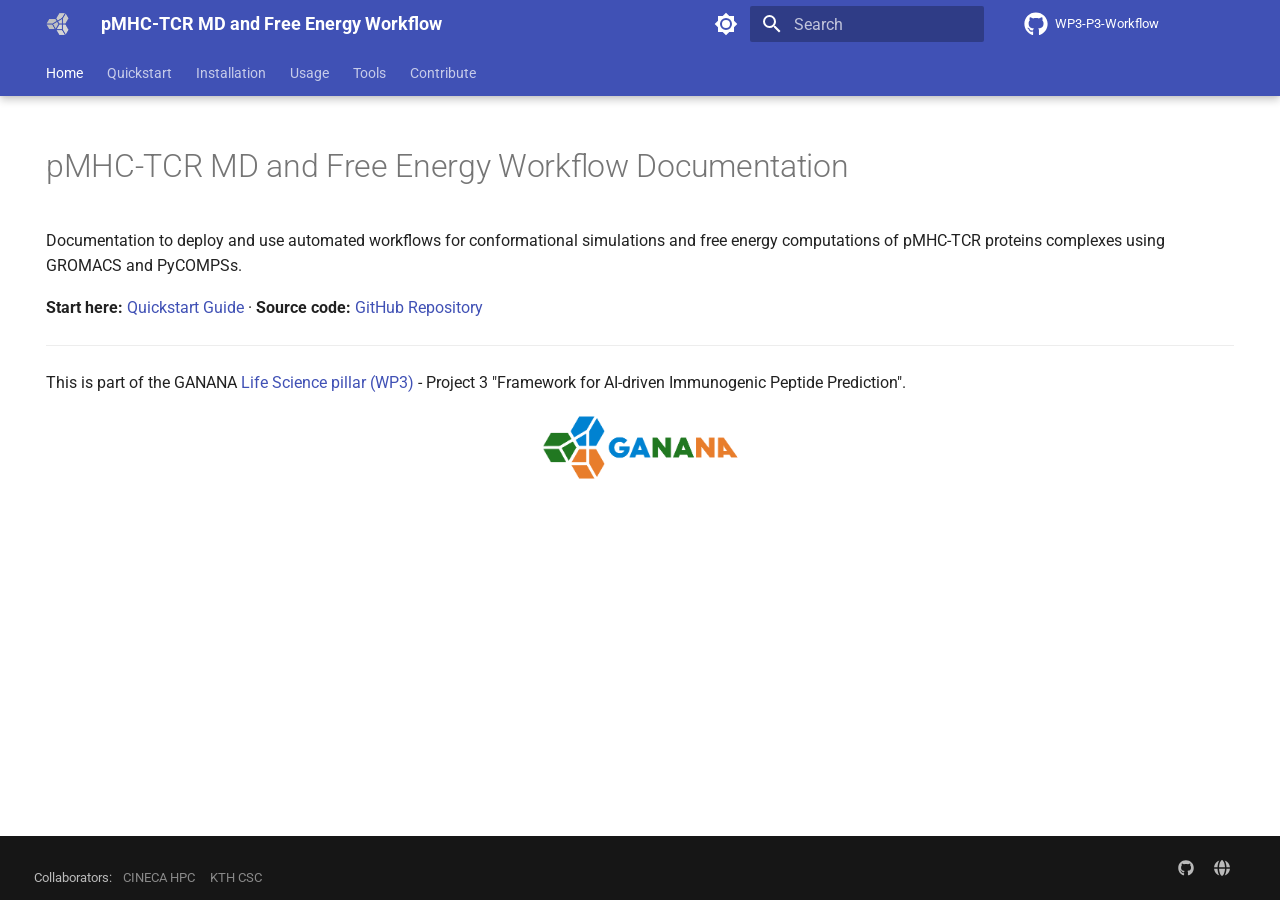
<file: index.html>
<!doctype html>
<html lang="en" class="no-js">
  <head>
    
      <meta charset="utf-8">
      <meta name="viewport" content="width=device-width,initial-scale=1">
      
      
      
        <link rel="canonical" href="https://GANANA-EU-INDIA.github.io/WP3-P3-Workflow/">
      
      
      
        <link rel="next" href="quickstart/">
      
      
        
      
      
      <link rel="icon" href="img/favicon.png">
      <meta name="generator" content="mkdocs-1.6.1, mkdocs-material-9.8.0">
    
    
      
        <title>pMHC-TCR MD and Free Energy Workflow</title>
      
    
    
      <link rel="stylesheet" href="assets/stylesheets/main.57a0d79d.min.css">
      
        
        <link rel="stylesheet" href="assets/stylesheets/palette.fb2fffe2.min.css">
      
      


    
    
      
    
    
      
        
        
        <link rel="preconnect" href="https://fonts.gstatic.com" crossorigin>
        <link rel="stylesheet" href="https://fonts.googleapis.com/css?family=Roboto:300,300i,400,400i,700,700i%7CRoboto+Mono:400,400i,700,700i&display=fallback">
        <style>:root{--md-text-font:"Roboto";--md-code-font:"Roboto Mono"}</style>
      
    
    
      <link rel="stylesheet" href="stylesheets/footer-extra.css">
    
    <script>__md_scope=new URL(".",location),__md_hash=e=>[...e].reduce(((e,_)=>(e<<5)-e+_.charCodeAt(0)),0),__md_get=(e,_=localStorage,t=__md_scope)=>JSON.parse(_.getItem(t.pathname+"."+e)),__md_set=(e,_,t=localStorage,a=__md_scope)=>{try{t.setItem(a.pathname+"."+e,JSON.stringify(_))}catch(e){}}</script>
    
      

    
    
  </head>
  
  
    
    
      
    
    
    
    
    <body dir="ltr" data-md-color-scheme="default" data-md-color-primary="indigo" data-md-color-accent="indigo">
  
    
    <input class="md-toggle" data-md-toggle="drawer" type="checkbox" id="__drawer" autocomplete="off">
    <input class="md-toggle" data-md-toggle="search" type="checkbox" id="__search" autocomplete="off">
    <label class="md-overlay" for="__drawer"></label>
    <div data-md-component="skip">
      
        
        <a href="#pmhc-tcr-md-and-free-energy-workflow-documentation" class="md-skip">
          Skip to content
        </a>
      
    </div>
    <div data-md-component="announce">
      
    </div>
    
    
      

  

<header class="md-header md-header--shadow md-header--lifted" data-md-component="header">
  <nav class="md-header__inner md-grid" aria-label="Header">
    <a href="." title="pMHC-TCR MD and Free Energy Workflow" class="md-header__button md-logo" aria-label="pMHC-TCR MD and Free Energy Workflow" data-md-component="logo">
      
  <img src="img/favicon.png" alt="logo">

    </a>
    <label class="md-header__button md-icon" for="__drawer">
      
      <svg xmlns="http://www.w3.org/2000/svg" viewBox="0 0 24 24"><path d="M3 6h18v2H3zm0 5h18v2H3zm0 5h18v2H3z"/></svg>
    </label>
    <div class="md-header__title" data-md-component="header-title">
      <div class="md-header__ellipsis">
        <div class="md-header__topic">
          <span class="md-ellipsis">
            pMHC-TCR MD and Free Energy Workflow
          </span>
        </div>
        <div class="md-header__topic" data-md-component="header-topic">
          <span class="md-ellipsis">
            
              Home
            
          </span>
        </div>
      </div>
    </div>
    
      
        <form class="md-header__option" data-md-component="palette">
  
    
    
    
    <input class="md-option" data-md-color-media="" data-md-color-scheme="default" data-md-color-primary="indigo" data-md-color-accent="indigo"  aria-label="Dark mode"  type="radio" name="__palette" id="__palette_0">
    
      <label class="md-header__button md-icon" title="Dark mode" for="__palette_1" hidden>
        <svg xmlns="http://www.w3.org/2000/svg" viewBox="0 0 24 24"><path d="M12 8a4 4 0 0 0-4 4 4 4 0 0 0 4 4 4 4 0 0 0 4-4 4 4 0 0 0-4-4m0 10a6 6 0 0 1-6-6 6 6 0 0 1 6-6 6 6 0 0 1 6 6 6 6 0 0 1-6 6m8-9.31V4h-4.69L12 .69 8.69 4H4v4.69L.69 12 4 15.31V20h4.69L12 23.31 15.31 20H20v-4.69L23.31 12z"/></svg>
      </label>
    
  
    
    
    
    <input class="md-option" data-md-color-media="" data-md-color-scheme="slate" data-md-color-primary="indigo" data-md-color-accent="indigo"  aria-label="Light mode"  type="radio" name="__palette" id="__palette_1">
    
      <label class="md-header__button md-icon" title="Light mode" for="__palette_0" hidden>
        <svg xmlns="http://www.w3.org/2000/svg" viewBox="0 0 24 24"><path d="M12 18c-.89 0-1.74-.2-2.5-.55C11.56 16.5 13 14.42 13 12s-1.44-4.5-3.5-5.45C10.26 6.2 11.11 6 12 6a6 6 0 0 1 6 6 6 6 0 0 1-6 6m8-9.31V4h-4.69L12 .69 8.69 4H4v4.69L.69 12 4 15.31V20h4.69L12 23.31 15.31 20H20v-4.69L23.31 12z"/></svg>
      </label>
    
  
</form>
      
    
    
      <script>var palette=__md_get("__palette");if(palette&&palette.color){if("(prefers-color-scheme)"===palette.color.media){var media=matchMedia("(prefers-color-scheme: light)"),input=document.querySelector(media.matches?"[data-md-color-media='(prefers-color-scheme: light)']":"[data-md-color-media='(prefers-color-scheme: dark)']");palette.color.media=input.getAttribute("data-md-color-media"),palette.color.scheme=input.getAttribute("data-md-color-scheme"),palette.color.primary=input.getAttribute("data-md-color-primary"),palette.color.accent=input.getAttribute("data-md-color-accent")}for(var[key,value]of Object.entries(palette.color))document.body.setAttribute("data-md-color-"+key,value)}</script>
    
    
    
      
      
        <label class="md-header__button md-icon" for="__search">
          
          <svg xmlns="http://www.w3.org/2000/svg" viewBox="0 0 24 24"><path d="M9.5 3A6.5 6.5 0 0 1 16 9.5c0 1.61-.59 3.09-1.56 4.23l.27.27h.79l5 5-1.5 1.5-5-5v-.79l-.27-.27A6.52 6.52 0 0 1 9.5 16 6.5 6.5 0 0 1 3 9.5 6.5 6.5 0 0 1 9.5 3m0 2C7 5 5 7 5 9.5S7 14 9.5 14 14 12 14 9.5 12 5 9.5 5"/></svg>
        </label>
        <div class="md-search" data-md-component="search" role="dialog">
  <label class="md-search__overlay" for="__search"></label>
  <div class="md-search__inner" role="search">
    <form class="md-search__form" name="search">
      <input type="text" class="md-search__input" name="query" aria-label="Search" placeholder="Search" autocapitalize="off" autocorrect="off" autocomplete="off" spellcheck="false" data-md-component="search-query" required>
      <label class="md-search__icon md-icon" for="__search">
        
        <svg xmlns="http://www.w3.org/2000/svg" viewBox="0 0 24 24"><path d="M9.5 3A6.5 6.5 0 0 1 16 9.5c0 1.61-.59 3.09-1.56 4.23l.27.27h.79l5 5-1.5 1.5-5-5v-.79l-.27-.27A6.52 6.52 0 0 1 9.5 16 6.5 6.5 0 0 1 3 9.5 6.5 6.5 0 0 1 9.5 3m0 2C7 5 5 7 5 9.5S7 14 9.5 14 14 12 14 9.5 12 5 9.5 5"/></svg>
        
        <svg xmlns="http://www.w3.org/2000/svg" viewBox="0 0 24 24"><path d="M20 11v2H8l5.5 5.5-1.42 1.42L4.16 12l7.92-7.92L13.5 5.5 8 11z"/></svg>
      </label>
      <nav class="md-search__options" aria-label="Search">
        
        <button type="reset" class="md-search__icon md-icon" title="Clear" aria-label="Clear" tabindex="-1">
          
          <svg xmlns="http://www.w3.org/2000/svg" viewBox="0 0 24 24"><path d="M19 6.41 17.59 5 12 10.59 6.41 5 5 6.41 10.59 12 5 17.59 6.41 19 12 13.41 17.59 19 19 17.59 13.41 12z"/></svg>
        </button>
      </nav>
      
        <div class="md-search__suggest" data-md-component="search-suggest"></div>
      
    </form>
    <div class="md-search__output">
      <div class="md-search__scrollwrap" tabindex="0" data-md-scrollfix>
        <div class="md-search-result" data-md-component="search-result">
          <div class="md-search-result__meta">
            Initializing search
          </div>
          <ol class="md-search-result__list" role="presentation"></ol>
        </div>
      </div>
    </div>
  </div>
</div>
      
    
    
      <div class="md-header__source">
        <a href="https://github.com/GANANA-EU-INDIA/WP3-P3-Workflow" title="Go to repository" class="md-source" data-md-component="source">
  <div class="md-source__icon md-icon">
    
    <svg xmlns="http://www.w3.org/2000/svg" viewBox="0 0 512 512"><!--! Font Awesome Free 7.1.0 by @fontawesome - https://fontawesome.com License - https://fontawesome.com/license/free (Icons: CC BY 4.0, Fonts: SIL OFL 1.1, Code: MIT License) Copyright 2025 Fonticons, Inc.--><path d="M173.9 397.4c0 2-2.3 3.6-5.2 3.6-3.3.3-5.6-1.3-5.6-3.6 0-2 2.3-3.6 5.2-3.6 3-.3 5.6 1.3 5.6 3.6m-31.1-4.5c-.7 2 1.3 4.3 4.3 4.9 2.6 1 5.6 0 6.2-2s-1.3-4.3-4.3-5.2c-2.6-.7-5.5.3-6.2 2.3m44.2-1.7c-2.9.7-4.9 2.6-4.6 4.9.3 2 2.9 3.3 5.9 2.6 2.9-.7 4.9-2.6 4.6-4.6-.3-1.9-3-3.2-5.9-2.9M252.8 8C114.1 8 8 113.3 8 252c0 110.9 69.8 205.8 169.5 239.2 12.8 2.3 17.3-5.6 17.3-12.1 0-6.2-.3-40.4-.3-61.4 0 0-70 15-84.7-29.8 0 0-11.4-29.1-27.8-36.6 0 0-22.9-15.7 1.6-15.4 0 0 24.9 2 38.6 25.8 21.9 38.6 58.6 27.5 72.9 20.9 2.3-16 8.8-27.1 16-33.7-55.9-6.2-112.3-14.3-112.3-110.5 0-27.5 7.6-41.3 23.6-58.9-2.6-6.5-11.1-33.3 2.6-67.9 20.9-6.5 69 27 69 27 20-5.6 41.5-8.5 62.8-8.5s42.8 2.9 62.8 8.5c0 0 48.1-33.6 69-27 13.7 34.7 5.2 61.4 2.6 67.9 16 17.7 25.8 31.5 25.8 58.9 0 96.5-58.9 104.2-114.8 110.5 9.2 7.9 17 22.9 17 46.4 0 33.7-.3 75.4-.3 83.6 0 6.5 4.6 14.4 17.3 12.1C436.2 457.8 504 362.9 504 252 504 113.3 391.5 8 252.8 8M105.2 352.9c-1.3 1-1 3.3.7 5.2 1.6 1.6 3.9 2.3 5.2 1 1.3-1 1-3.3-.7-5.2-1.6-1.6-3.9-2.3-5.2-1m-10.8-8.1c-.7 1.3.3 2.9 2.3 3.9 1.6 1 3.6.7 4.3-.7.7-1.3-.3-2.9-2.3-3.9-2-.6-3.6-.3-4.3.7m32.4 35.6c-1.6 1.3-1 4.3 1.3 6.2 2.3 2.3 5.2 2.6 6.5 1 1.3-1.3.7-4.3-1.3-6.2-2.2-2.3-5.2-2.6-6.5-1m-11.4-14.7c-1.6 1-1.6 3.6 0 5.9s4.3 3.3 5.6 2.3c1.6-1.3 1.6-3.9 0-6.2-1.4-2.3-4-3.3-5.6-2"/></svg>
  </div>
  <div class="md-source__repository">
    WP3-P3-Workflow
  </div>
</a>
      </div>
    
  </nav>
  
    
      
<nav class="md-tabs" aria-label="Tabs" data-md-component="tabs">
  <div class="md-grid">
    <ul class="md-tabs__list">
      
        
  
  
  
    
  
  
    <li class="md-tabs__item md-tabs__item--active">
      <a href="." class="md-tabs__link">
        
  
  
    
  
  Home

      </a>
    </li>
  

      
        
  
  
  
  
    <li class="md-tabs__item">
      <a href="quickstart/" class="md-tabs__link">
        
  
  
    
  
  Quickstart

      </a>
    </li>
  

      
        
  
  
  
  
    
    
      <li class="md-tabs__item">
        <a href="installation/" class="md-tabs__link">
          
  
  
  Installation

        </a>
      </li>
    
  

      
        
  
  
  
  
    <li class="md-tabs__item">
      <a href="workflow_setup_and_usage/" class="md-tabs__link">
        
  
  
    
  
  Usage

      </a>
    </li>
  

      
        
  
  
  
  
    <li class="md-tabs__item">
      <a href="tools/" class="md-tabs__link">
        
  
  
    
  
  Tools

      </a>
    </li>
  

      
        
  
  
  
  
    <li class="md-tabs__item">
      <a href="contributing/" class="md-tabs__link">
        
  
  
    
  
  Contribute

      </a>
    </li>
  

      
    </ul>
  </div>
</nav>
    
  
</header>
    
    <div class="md-container" data-md-component="container">
      
      
        
      
      <main class="md-main" data-md-component="main">
        <div class="md-main__inner md-grid">
          
            
              
                
              
              <div class="md-sidebar md-sidebar--primary" data-md-component="sidebar" data-md-type="navigation" hidden>
                <div class="md-sidebar__scrollwrap">
                  <div class="md-sidebar__inner">
                    


  


  

<nav class="md-nav md-nav--primary md-nav--lifted md-nav--integrated" aria-label="Navigation" data-md-level="0">
  <label class="md-nav__title" for="__drawer">
    <a href="." title="pMHC-TCR MD and Free Energy Workflow" class="md-nav__button md-logo" aria-label="pMHC-TCR MD and Free Energy Workflow" data-md-component="logo">
      
  <img src="img/favicon.png" alt="logo">

    </a>
    pMHC-TCR MD and Free Energy Workflow
  </label>
  
    <div class="md-nav__source">
      <a href="https://github.com/GANANA-EU-INDIA/WP3-P3-Workflow" title="Go to repository" class="md-source" data-md-component="source">
  <div class="md-source__icon md-icon">
    
    <svg xmlns="http://www.w3.org/2000/svg" viewBox="0 0 512 512"><!--! Font Awesome Free 7.1.0 by @fontawesome - https://fontawesome.com License - https://fontawesome.com/license/free (Icons: CC BY 4.0, Fonts: SIL OFL 1.1, Code: MIT License) Copyright 2025 Fonticons, Inc.--><path d="M173.9 397.4c0 2-2.3 3.6-5.2 3.6-3.3.3-5.6-1.3-5.6-3.6 0-2 2.3-3.6 5.2-3.6 3-.3 5.6 1.3 5.6 3.6m-31.1-4.5c-.7 2 1.3 4.3 4.3 4.9 2.6 1 5.6 0 6.2-2s-1.3-4.3-4.3-5.2c-2.6-.7-5.5.3-6.2 2.3m44.2-1.7c-2.9.7-4.9 2.6-4.6 4.9.3 2 2.9 3.3 5.9 2.6 2.9-.7 4.9-2.6 4.6-4.6-.3-1.9-3-3.2-5.9-2.9M252.8 8C114.1 8 8 113.3 8 252c0 110.9 69.8 205.8 169.5 239.2 12.8 2.3 17.3-5.6 17.3-12.1 0-6.2-.3-40.4-.3-61.4 0 0-70 15-84.7-29.8 0 0-11.4-29.1-27.8-36.6 0 0-22.9-15.7 1.6-15.4 0 0 24.9 2 38.6 25.8 21.9 38.6 58.6 27.5 72.9 20.9 2.3-16 8.8-27.1 16-33.7-55.9-6.2-112.3-14.3-112.3-110.5 0-27.5 7.6-41.3 23.6-58.9-2.6-6.5-11.1-33.3 2.6-67.9 20.9-6.5 69 27 69 27 20-5.6 41.5-8.5 62.8-8.5s42.8 2.9 62.8 8.5c0 0 48.1-33.6 69-27 13.7 34.7 5.2 61.4 2.6 67.9 16 17.7 25.8 31.5 25.8 58.9 0 96.5-58.9 104.2-114.8 110.5 9.2 7.9 17 22.9 17 46.4 0 33.7-.3 75.4-.3 83.6 0 6.5 4.6 14.4 17.3 12.1C436.2 457.8 504 362.9 504 252 504 113.3 391.5 8 252.8 8M105.2 352.9c-1.3 1-1 3.3.7 5.2 1.6 1.6 3.9 2.3 5.2 1 1.3-1 1-3.3-.7-5.2-1.6-1.6-3.9-2.3-5.2-1m-10.8-8.1c-.7 1.3.3 2.9 2.3 3.9 1.6 1 3.6.7 4.3-.7.7-1.3-.3-2.9-2.3-3.9-2-.6-3.6-.3-4.3.7m32.4 35.6c-1.6 1.3-1 4.3 1.3 6.2 2.3 2.3 5.2 2.6 6.5 1 1.3-1.3.7-4.3-1.3-6.2-2.2-2.3-5.2-2.6-6.5-1m-11.4-14.7c-1.6 1-1.6 3.6 0 5.9s4.3 3.3 5.6 2.3c1.6-1.3 1.6-3.9 0-6.2-1.4-2.3-4-3.3-5.6-2"/></svg>
  </div>
  <div class="md-source__repository">
    WP3-P3-Workflow
  </div>
</a>
    </div>
  
  <ul class="md-nav__list" data-md-scrollfix>
    
      
      
  
  
    
  
  
  
    <li class="md-nav__item md-nav__item--active">
      
      <input class="md-nav__toggle md-toggle" type="checkbox" id="__toc">
      
      
        
      
      
      <a href="." class="md-nav__link md-nav__link--active">
        
  
  
  <span class="md-ellipsis">
    
  
    Home
  

    
  </span>
  
  

      </a>
      
    </li>
  

    
      
      
  
  
  
  
    <li class="md-nav__item">
      <a href="quickstart/" class="md-nav__link">
        
  
  
  <span class="md-ellipsis">
    
  
    Quickstart
  

    
  </span>
  
  

      </a>
    </li>
  

    
      
      
  
  
  
  
    
    
    
    
      
      
    
    
    <li class="md-nav__item md-nav__item--nested">
      
        
        
        <input class="md-nav__toggle md-toggle " type="checkbox" id="__nav_3" >
        
          
          <label class="md-nav__link" for="__nav_3" id="__nav_3_label" tabindex="0">
            
  
  
  <span class="md-ellipsis">
    
  
    Installation
  

    
  </span>
  
  

            <span class="md-nav__icon md-icon"></span>
          </label>
        
        <nav class="md-nav" data-md-level="1" aria-labelledby="__nav_3_label" aria-expanded="false">
          <label class="md-nav__title" for="__nav_3">
            <span class="md-nav__icon md-icon"></span>
            
  
    Installation
  

          </label>
          <ul class="md-nav__list" data-md-scrollfix>
            
              
                
  
  
  
  
    <li class="md-nav__item">
      <a href="installation/" class="md-nav__link">
        
  
  
  <span class="md-ellipsis">
    
  
    Overview
  

    
  </span>
  
  

      </a>
    </li>
  

              
            
              
                
  
  
  
  
    <li class="md-nav__item">
      <a href="clusters/" class="md-nav__link">
        
  
  
  <span class="md-ellipsis">
    
  
    Clusters
  

    
  </span>
  
  

      </a>
    </li>
  

              
            
          </ul>
        </nav>
      
    </li>
  

    
      
      
  
  
  
  
    <li class="md-nav__item">
      <a href="workflow_setup_and_usage/" class="md-nav__link">
        
  
  
  <span class="md-ellipsis">
    
  
    Usage
  

    
  </span>
  
  

      </a>
    </li>
  

    
      
      
  
  
  
  
    <li class="md-nav__item">
      <a href="tools/" class="md-nav__link">
        
  
  
  <span class="md-ellipsis">
    
  
    Tools
  

    
  </span>
  
  

      </a>
    </li>
  

    
      
      
  
  
  
  
    <li class="md-nav__item">
      <a href="contributing/" class="md-nav__link">
        
  
  
  <span class="md-ellipsis">
    
  
    Contribute
  

    
  </span>
  
  

      </a>
    </li>
  

    
  </ul>
</nav>
                  </div>
                </div>
              </div>
            
            
          
          
            <div class="md-content" data-md-component="content">
              
              <article class="md-content__inner md-typeset">
                
                  
  



  
  


<h1 id="pmhc-tcr-md-and-free-energy-workflow-documentation">pMHC-TCR MD and Free Energy Workflow Documentation</h1>
<p>Documentation to deploy and use automated workflows for conformational simulations and free energy computations of pMHC-TCR proteins complexes using GROMACS and PyCOMPSs.</p>
<p><strong>Start here:</strong> <a href="quickstart/">Quickstart Guide</a> · <strong>Source code:</strong> <a href="https://github.com/GANANA-EU-INDIA/WP3-P3-workflow">GitHub Repository</a></p>
<hr />
<p>This is part of the GANANA <a href="https://ganana.eu/the-project/#life-sciences">Life Science pillar (WP3)</a> - Project 3 "Framework for AI-driven Immunogenic Peptide Prediction".</p>
<p align="center">
<a href="https://ganana.eu/" target="_blank" rel="noopener noreferrer">
  <img src="img/logo ganana.png" alt="GANANA Logo" width="200">
</a>
</p>







  
  




  



                
              </article>
            </div>
          
          
<script>var target=document.getElementById(location.hash.slice(1));target&&target.name&&(target.checked=target.name.startsWith("__tabbed_"))</script>
        </div>
        
          <button type="button" class="md-top md-icon" data-md-component="top" hidden>
  
  <svg xmlns="http://www.w3.org/2000/svg" viewBox="0 0 24 24"><path d="M13 20h-2V8l-5.5 5.5-1.42-1.42L12 4.16l7.92 7.92-1.42 1.42L13 8z"/></svg>
  Back to top
</button>
        
      </main>
      
        
<footer class="md-footer">
  

  <div class="md-footer-meta md-typeset">
    <div class="md-footer-meta__inner md-grid">
      <div class="md-footer-left">
        <div class="md-copyright">
  
  
</div>
        <div class="md-footer-collaborators">
          <span class="md-footer-collaborators__label">Collaborators:</span>
          <a href="https://www.hpc.cineca.it/" target="_blank" rel="noopener">CINECA HPC</a>
          <a href="https://www.kth.se/kcsc" target="_blank" rel="noopener">KTH CSC</a>
        </div>
      </div>
      
        
<div class="md-social">
  
    
    
    
    
    <a href="https://github.com/GANANA-EU-INDIA" target="_blank" rel="noopener" title="Github Repo" class="md-social__link">
      <svg xmlns="http://www.w3.org/2000/svg" viewBox="0 0 512 512"><!--! Font Awesome Free 7.1.0 by @fontawesome - https://fontawesome.com License - https://fontawesome.com/license/free (Icons: CC BY 4.0, Fonts: SIL OFL 1.1, Code: MIT License) Copyright 2025 Fonticons, Inc.--><path d="M173.9 397.4c0 2-2.3 3.6-5.2 3.6-3.3.3-5.6-1.3-5.6-3.6 0-2 2.3-3.6 5.2-3.6 3-.3 5.6 1.3 5.6 3.6m-31.1-4.5c-.7 2 1.3 4.3 4.3 4.9 2.6 1 5.6 0 6.2-2s-1.3-4.3-4.3-5.2c-2.6-.7-5.5.3-6.2 2.3m44.2-1.7c-2.9.7-4.9 2.6-4.6 4.9.3 2 2.9 3.3 5.9 2.6 2.9-.7 4.9-2.6 4.6-4.6-.3-1.9-3-3.2-5.9-2.9M252.8 8C114.1 8 8 113.3 8 252c0 110.9 69.8 205.8 169.5 239.2 12.8 2.3 17.3-5.6 17.3-12.1 0-6.2-.3-40.4-.3-61.4 0 0-70 15-84.7-29.8 0 0-11.4-29.1-27.8-36.6 0 0-22.9-15.7 1.6-15.4 0 0 24.9 2 38.6 25.8 21.9 38.6 58.6 27.5 72.9 20.9 2.3-16 8.8-27.1 16-33.7-55.9-6.2-112.3-14.3-112.3-110.5 0-27.5 7.6-41.3 23.6-58.9-2.6-6.5-11.1-33.3 2.6-67.9 20.9-6.5 69 27 69 27 20-5.6 41.5-8.5 62.8-8.5s42.8 2.9 62.8 8.5c0 0 48.1-33.6 69-27 13.7 34.7 5.2 61.4 2.6 67.9 16 17.7 25.8 31.5 25.8 58.9 0 96.5-58.9 104.2-114.8 110.5 9.2 7.9 17 22.9 17 46.4 0 33.7-.3 75.4-.3 83.6 0 6.5 4.6 14.4 17.3 12.1C436.2 457.8 504 362.9 504 252 504 113.3 391.5 8 252.8 8M105.2 352.9c-1.3 1-1 3.3.7 5.2 1.6 1.6 3.9 2.3 5.2 1 1.3-1 1-3.3-.7-5.2-1.6-1.6-3.9-2.3-5.2-1m-10.8-8.1c-.7 1.3.3 2.9 2.3 3.9 1.6 1 3.6.7 4.3-.7.7-1.3-.3-2.9-2.3-3.9-2-.6-3.6-.3-4.3.7m32.4 35.6c-1.6 1.3-1 4.3 1.3 6.2 2.3 2.3 5.2 2.6 6.5 1 1.3-1.3.7-4.3-1.3-6.2-2.2-2.3-5.2-2.6-6.5-1m-11.4-14.7c-1.6 1-1.6 3.6 0 5.9s4.3 3.3 5.6 2.3c1.6-1.3 1.6-3.9 0-6.2-1.4-2.3-4-3.3-5.6-2"/></svg>
    </a>
  
    
    
    
    
    <a href="https://ganana.eu/" target="_blank" rel="noopener" title="ganana.eu" class="md-social__link">
      <svg xmlns="http://www.w3.org/2000/svg" viewBox="0 0 512 512"><!--! Font Awesome Free 7.1.0 by @fontawesome - https://fontawesome.com License - https://fontawesome.com/license/free (Icons: CC BY 4.0, Fonts: SIL OFL 1.1, Code: MIT License) Copyright 2025 Fonticons, Inc.--><path d="M351.9 280H161c2.9 64.5 17.2 123.9 37.5 167.4 11.4 24.5 23.7 41.8 35.1 52.4 11.2 10.5 18.9 12.2 22.9 12.2s11.7-1.7 22.9-12.2c11.4-10.6 23.7-28 35.1-52.4 20.3-43.5 34.6-102.9 37.5-167.4zm-191-48h190.9c-2.8-64.5-17.1-123.9-37.4-167.4-11.4-24.4-23.7-41.8-35.1-52.4C268.1 1.7 260.4 0 256.4 0s-11.7 1.7-22.9 12.2c-11.4 10.6-23.7 28-35.1 52.4-20.3 43.5-34.6 102.9-37.5 167.4m-48 0c3.5-85.6 25.6-165.1 57.9-217.3C78.7 47.3 10.9 131.2 1.5 232zM1.5 280c9.4 100.8 77.2 184.7 169.3 217.3-32.3-52.2-54.4-131.7-57.9-217.3zm398.4 0c-3.5 85.6-25.6 165.1-57.9 217.3 92.1-32.7 159.9-116.5 169.3-217.3zm111.4-48C501.9 131.2 434.1 47.3 342 14.7c32.3 52.2 54.4 131.7 57.9 217.3z"/></svg>
    </a>
  
</div>
      
    </div>
  </div>
</footer>
      
    </div>
    <div class="md-dialog" data-md-component="dialog">
      <div class="md-dialog__inner md-typeset"></div>
    </div>
    
    
    
      
      
      <script id="__config" type="application/json">{"annotate": null, "base": ".", "features": ["search", "search.highlight", "search.suggest", "content.code.copy", "toc.integrate", "navigation.tabs", "navigation.tabs.sticky", "navigation.top"], "search": "assets/javascripts/workers/search.a7633da7.min.js", "tags": null, "translations": {"clipboard.copied": "Copied to clipboard", "clipboard.copy": "Copy to clipboard", "search.result.more.one": "1 more on this page", "search.result.more.other": "# more on this page", "search.result.none": "No matching documents", "search.result.one": "1 matching document", "search.result.other": "# matching documents", "search.result.placeholder": "Type to start searching", "search.result.term.missing": "Missing", "select.version": "Select version"}, "version": null}</script>
    
    
      <script src="assets/javascripts/bundle.c21346df.min.js"></script>
      
    
  </body>
</html>
</file>
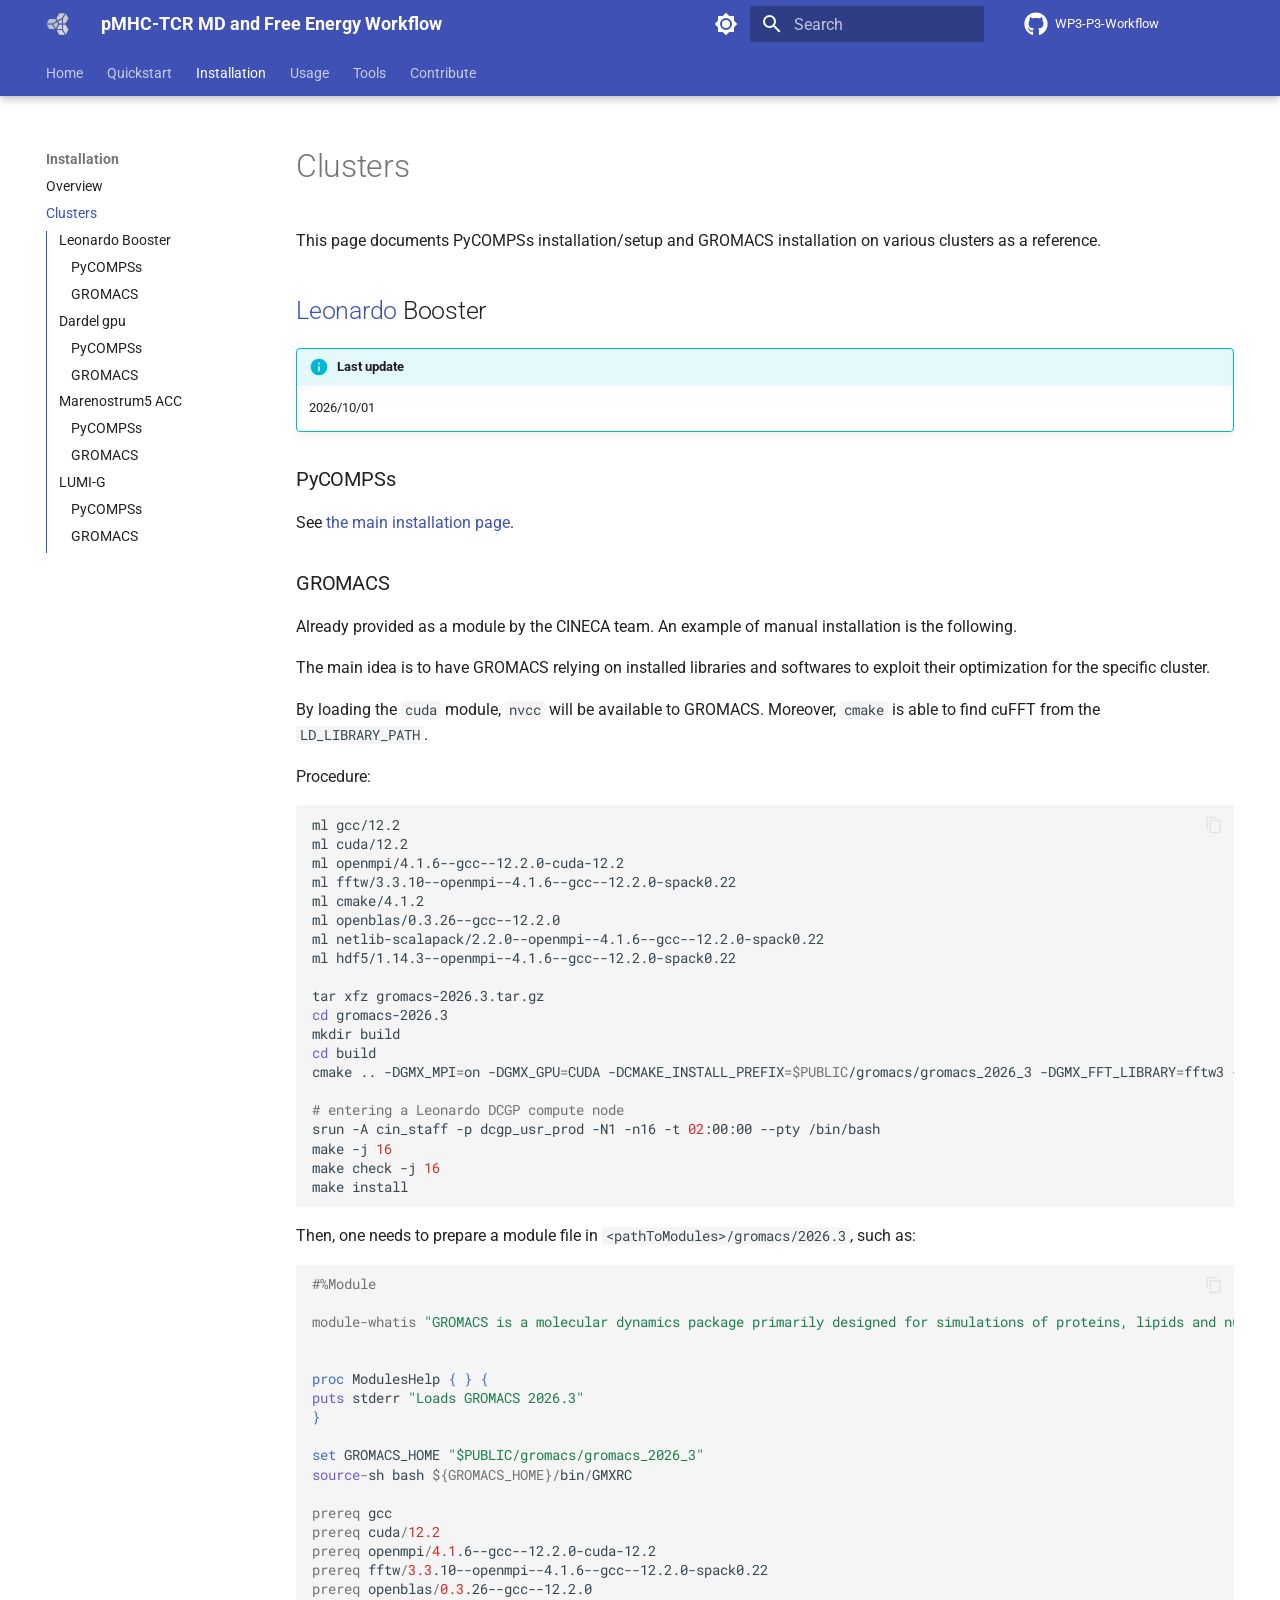
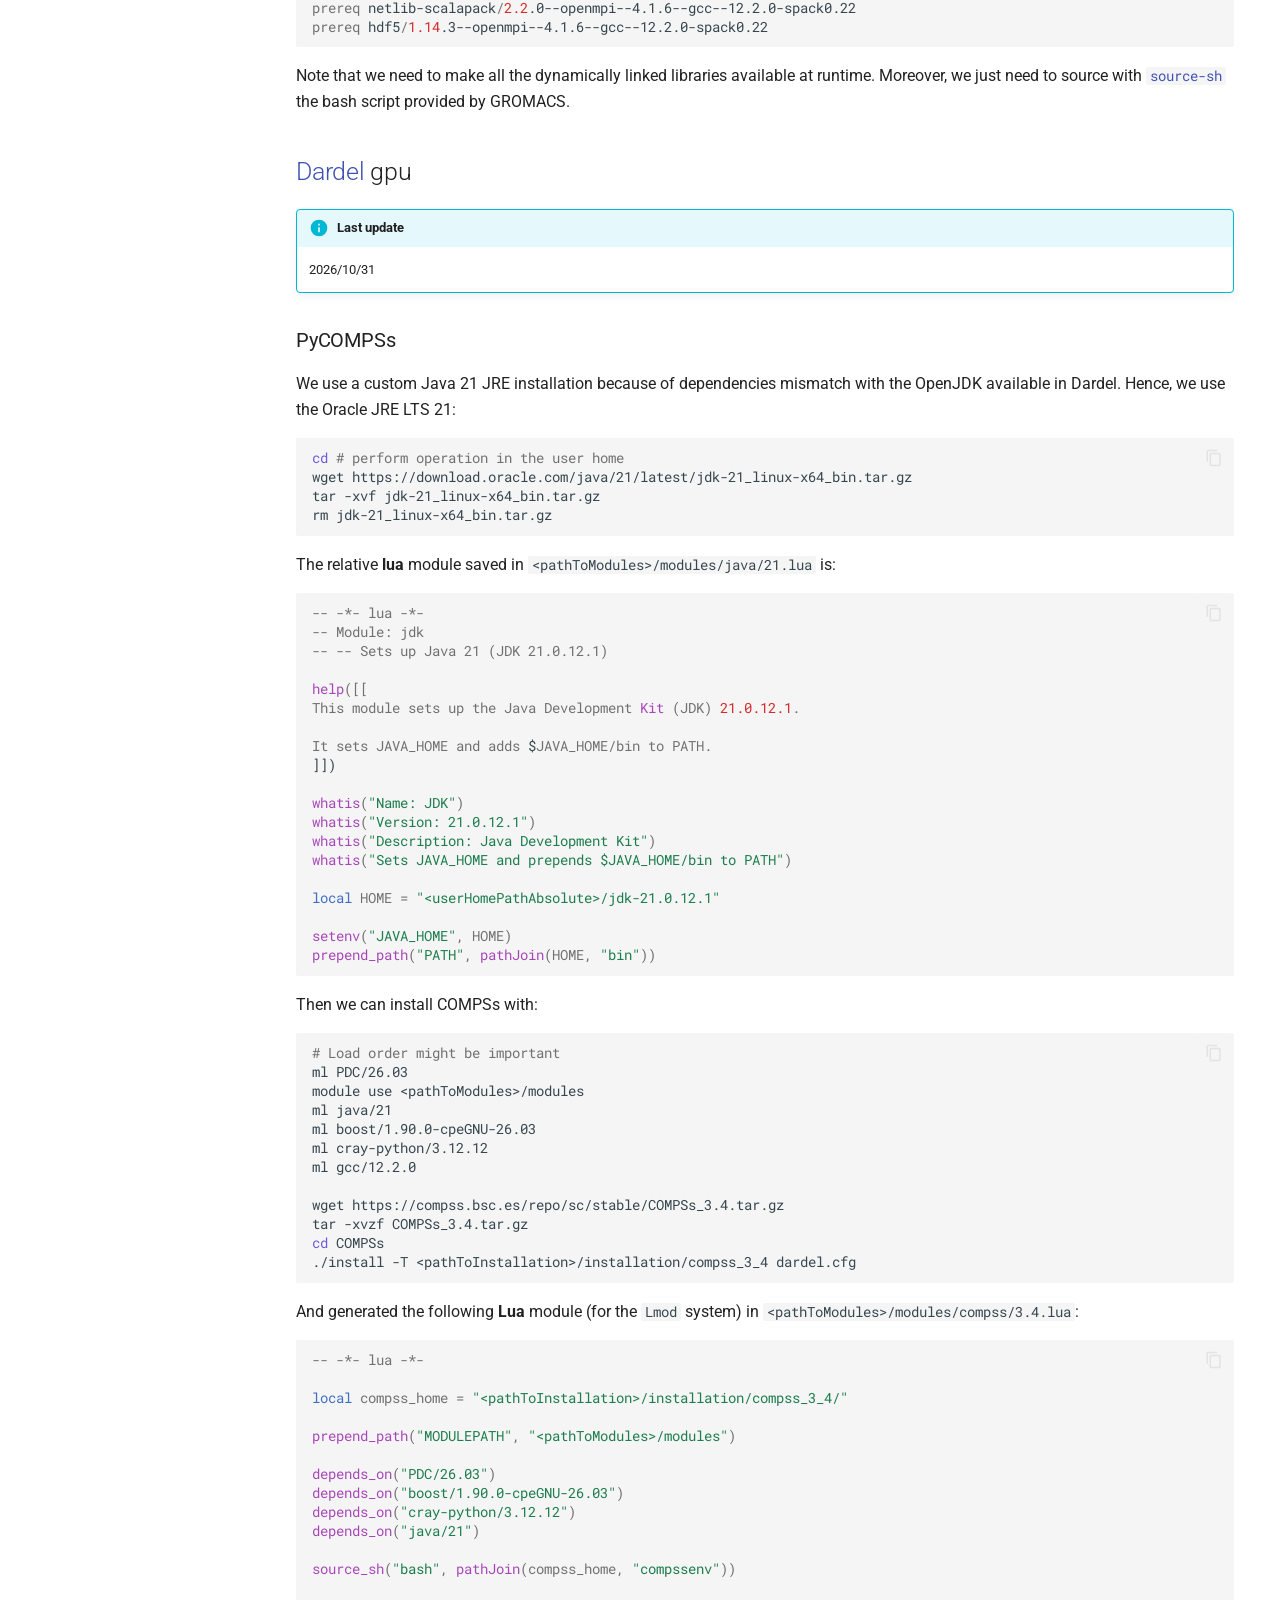
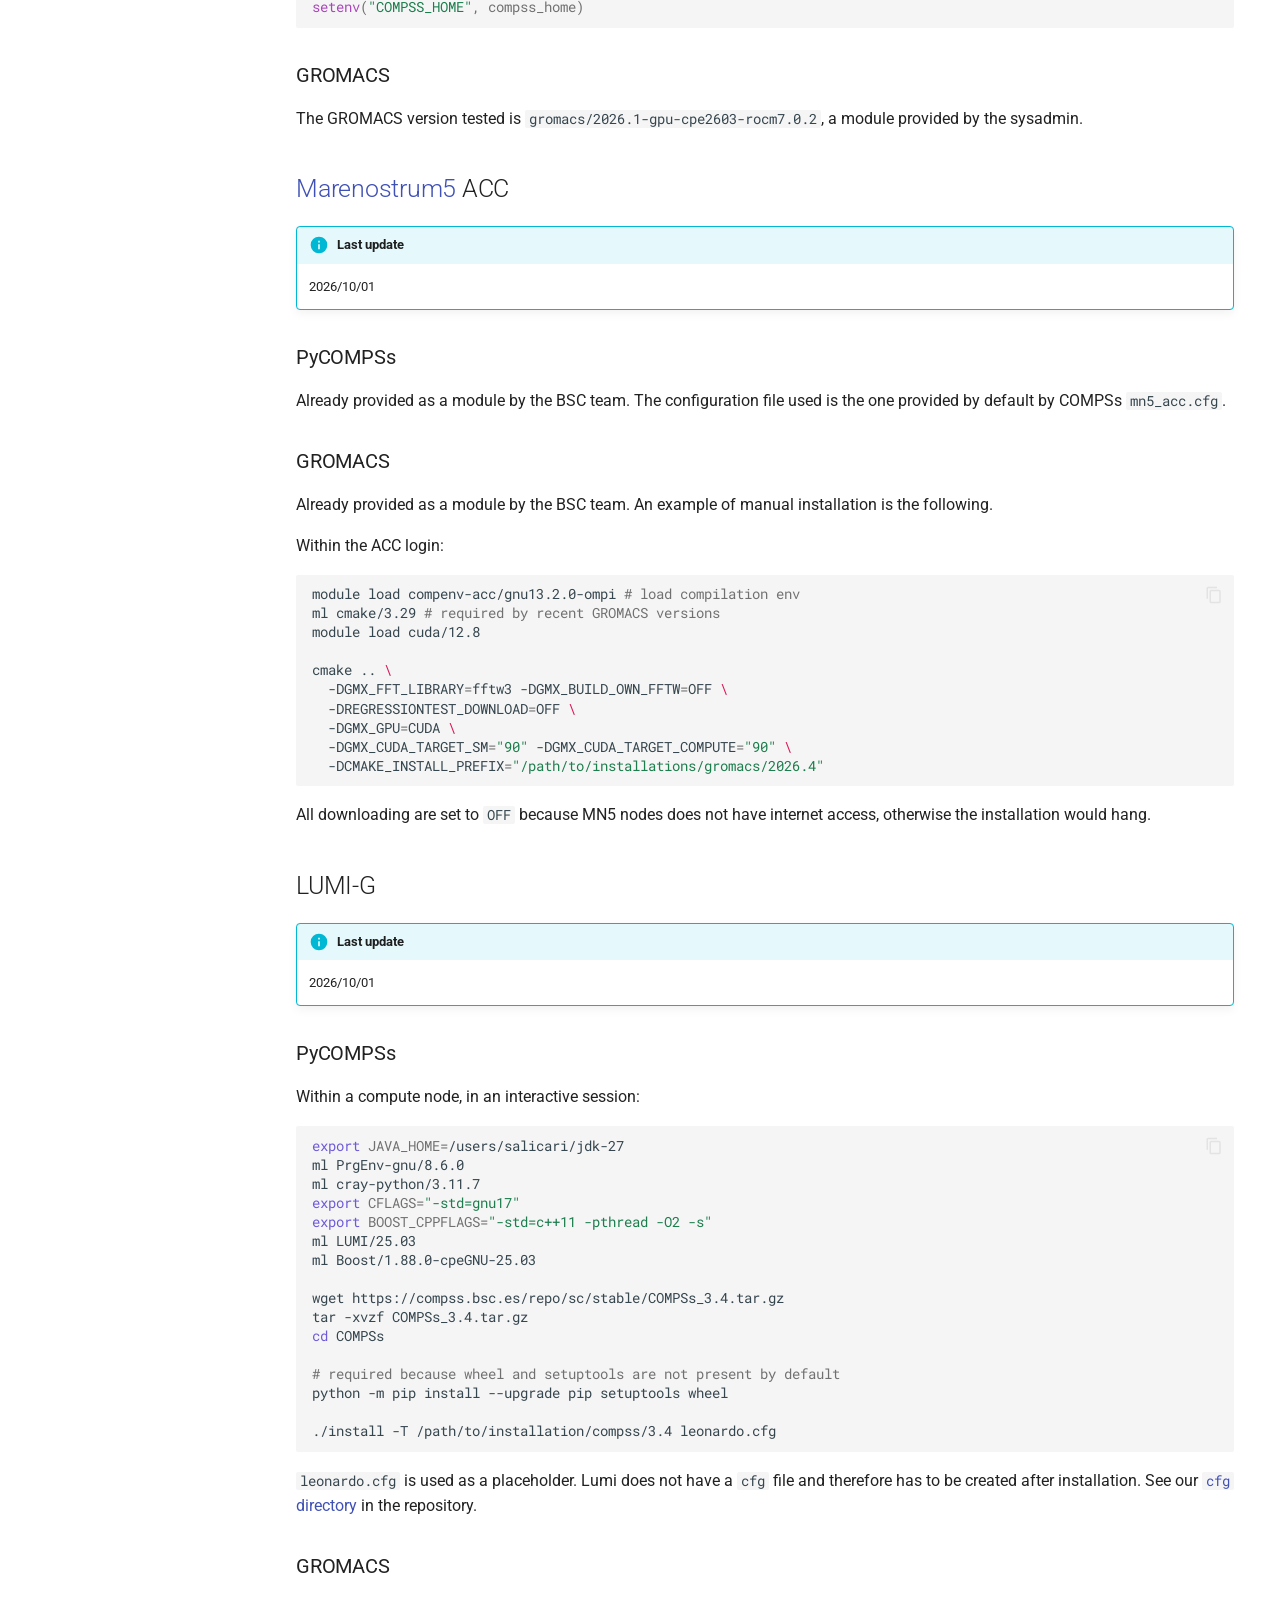
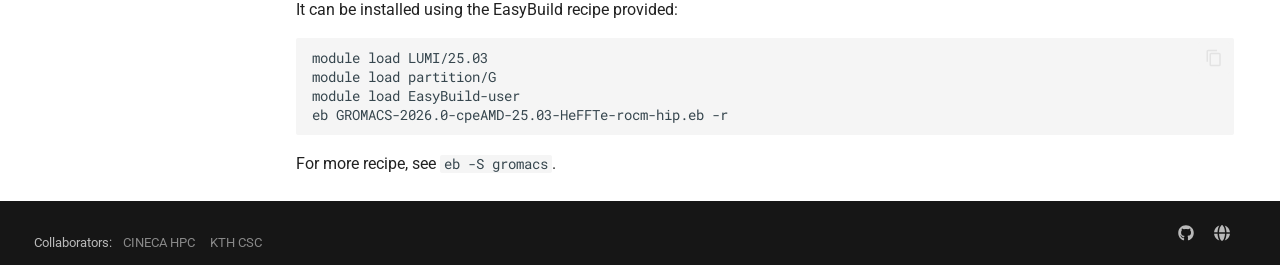
<file: clusters/index.html>
<!doctype html>
<html lang="en" class="no-js">
  <head>
    
      <meta charset="utf-8">
      <meta name="viewport" content="width=device-width,initial-scale=1">
      
      
      
        <link rel="canonical" href="https://GANANA-EU-INDIA.github.io/WP3-P3-Workflow/clusters/">
      
      
        <link rel="prev" href="../installation/">
      
      
        <link rel="next" href="../workflow_setup_and_usage/">
      
      
        
      
      
      <link rel="icon" href="../img/favicon.png">
      <meta name="generator" content="mkdocs-1.6.1, mkdocs-material-9.8.0">
    
    
      
        <title>Clusters - pMHC-TCR MD and Free Energy Workflow</title>
      
    
    
      <link rel="stylesheet" href="../assets/stylesheets/main.57a0d79d.min.css">
      
        
        <link rel="stylesheet" href="../assets/stylesheets/palette.fb2fffe2.min.css">
      
      


    
    
      
    
    
      
        
        
        <link rel="preconnect" href="https://fonts.gstatic.com" crossorigin>
        <link rel="stylesheet" href="https://fonts.googleapis.com/css?family=Roboto:300,300i,400,400i,700,700i%7CRoboto+Mono:400,400i,700,700i&display=fallback">
        <style>:root{--md-text-font:"Roboto";--md-code-font:"Roboto Mono"}</style>
      
    
    
      <link rel="stylesheet" href="../stylesheets/footer-extra.css">
    
    <script>__md_scope=new URL("..",location),__md_hash=e=>[...e].reduce(((e,_)=>(e<<5)-e+_.charCodeAt(0)),0),__md_get=(e,_=localStorage,t=__md_scope)=>JSON.parse(_.getItem(t.pathname+"."+e)),__md_set=(e,_,t=localStorage,a=__md_scope)=>{try{t.setItem(a.pathname+"."+e,JSON.stringify(_))}catch(e){}}</script>
    
      

    
    
  </head>
  
  
    
    
      
    
    
    
    
    <body dir="ltr" data-md-color-scheme="default" data-md-color-primary="indigo" data-md-color-accent="indigo">
  
    
    <input class="md-toggle" data-md-toggle="drawer" type="checkbox" id="__drawer" autocomplete="off">
    <input class="md-toggle" data-md-toggle="search" type="checkbox" id="__search" autocomplete="off">
    <label class="md-overlay" for="__drawer"></label>
    <div data-md-component="skip">
      
        
        <a href="#leonardo-booster" class="md-skip">
          Skip to content
        </a>
      
    </div>
    <div data-md-component="announce">
      
    </div>
    
    
      

  

<header class="md-header md-header--shadow md-header--lifted" data-md-component="header">
  <nav class="md-header__inner md-grid" aria-label="Header">
    <a href=".." title="pMHC-TCR MD and Free Energy Workflow" class="md-header__button md-logo" aria-label="pMHC-TCR MD and Free Energy Workflow" data-md-component="logo">
      
  <img src="../img/favicon.png" alt="logo">

    </a>
    <label class="md-header__button md-icon" for="__drawer">
      
      <svg xmlns="http://www.w3.org/2000/svg" viewBox="0 0 24 24"><path d="M3 6h18v2H3zm0 5h18v2H3zm0 5h18v2H3z"/></svg>
    </label>
    <div class="md-header__title" data-md-component="header-title">
      <div class="md-header__ellipsis">
        <div class="md-header__topic">
          <span class="md-ellipsis">
            pMHC-TCR MD and Free Energy Workflow
          </span>
        </div>
        <div class="md-header__topic" data-md-component="header-topic">
          <span class="md-ellipsis">
            
              Clusters
            
          </span>
        </div>
      </div>
    </div>
    
      
        <form class="md-header__option" data-md-component="palette">
  
    
    
    
    <input class="md-option" data-md-color-media="" data-md-color-scheme="default" data-md-color-primary="indigo" data-md-color-accent="indigo"  aria-label="Dark mode"  type="radio" name="__palette" id="__palette_0">
    
      <label class="md-header__button md-icon" title="Dark mode" for="__palette_1" hidden>
        <svg xmlns="http://www.w3.org/2000/svg" viewBox="0 0 24 24"><path d="M12 8a4 4 0 0 0-4 4 4 4 0 0 0 4 4 4 4 0 0 0 4-4 4 4 0 0 0-4-4m0 10a6 6 0 0 1-6-6 6 6 0 0 1 6-6 6 6 0 0 1 6 6 6 6 0 0 1-6 6m8-9.31V4h-4.69L12 .69 8.69 4H4v4.69L.69 12 4 15.31V20h4.69L12 23.31 15.31 20H20v-4.69L23.31 12z"/></svg>
      </label>
    
  
    
    
    
    <input class="md-option" data-md-color-media="" data-md-color-scheme="slate" data-md-color-primary="indigo" data-md-color-accent="indigo"  aria-label="Light mode"  type="radio" name="__palette" id="__palette_1">
    
      <label class="md-header__button md-icon" title="Light mode" for="__palette_0" hidden>
        <svg xmlns="http://www.w3.org/2000/svg" viewBox="0 0 24 24"><path d="M12 18c-.89 0-1.74-.2-2.5-.55C11.56 16.5 13 14.42 13 12s-1.44-4.5-3.5-5.45C10.26 6.2 11.11 6 12 6a6 6 0 0 1 6 6 6 6 0 0 1-6 6m8-9.31V4h-4.69L12 .69 8.69 4H4v4.69L.69 12 4 15.31V20h4.69L12 23.31 15.31 20H20v-4.69L23.31 12z"/></svg>
      </label>
    
  
</form>
      
    
    
      <script>var palette=__md_get("__palette");if(palette&&palette.color){if("(prefers-color-scheme)"===palette.color.media){var media=matchMedia("(prefers-color-scheme: light)"),input=document.querySelector(media.matches?"[data-md-color-media='(prefers-color-scheme: light)']":"[data-md-color-media='(prefers-color-scheme: dark)']");palette.color.media=input.getAttribute("data-md-color-media"),palette.color.scheme=input.getAttribute("data-md-color-scheme"),palette.color.primary=input.getAttribute("data-md-color-primary"),palette.color.accent=input.getAttribute("data-md-color-accent")}for(var[key,value]of Object.entries(palette.color))document.body.setAttribute("data-md-color-"+key,value)}</script>
    
    
    
      
      
        <label class="md-header__button md-icon" for="__search">
          
          <svg xmlns="http://www.w3.org/2000/svg" viewBox="0 0 24 24"><path d="M9.5 3A6.5 6.5 0 0 1 16 9.5c0 1.61-.59 3.09-1.56 4.23l.27.27h.79l5 5-1.5 1.5-5-5v-.79l-.27-.27A6.52 6.52 0 0 1 9.5 16 6.5 6.5 0 0 1 3 9.5 6.5 6.5 0 0 1 9.5 3m0 2C7 5 5 7 5 9.5S7 14 9.5 14 14 12 14 9.5 12 5 9.5 5"/></svg>
        </label>
        <div class="md-search" data-md-component="search" role="dialog">
  <label class="md-search__overlay" for="__search"></label>
  <div class="md-search__inner" role="search">
    <form class="md-search__form" name="search">
      <input type="text" class="md-search__input" name="query" aria-label="Search" placeholder="Search" autocapitalize="off" autocorrect="off" autocomplete="off" spellcheck="false" data-md-component="search-query" required>
      <label class="md-search__icon md-icon" for="__search">
        
        <svg xmlns="http://www.w3.org/2000/svg" viewBox="0 0 24 24"><path d="M9.5 3A6.5 6.5 0 0 1 16 9.5c0 1.61-.59 3.09-1.56 4.23l.27.27h.79l5 5-1.5 1.5-5-5v-.79l-.27-.27A6.52 6.52 0 0 1 9.5 16 6.5 6.5 0 0 1 3 9.5 6.5 6.5 0 0 1 9.5 3m0 2C7 5 5 7 5 9.5S7 14 9.5 14 14 12 14 9.5 12 5 9.5 5"/></svg>
        
        <svg xmlns="http://www.w3.org/2000/svg" viewBox="0 0 24 24"><path d="M20 11v2H8l5.5 5.5-1.42 1.42L4.16 12l7.92-7.92L13.5 5.5 8 11z"/></svg>
      </label>
      <nav class="md-search__options" aria-label="Search">
        
        <button type="reset" class="md-search__icon md-icon" title="Clear" aria-label="Clear" tabindex="-1">
          
          <svg xmlns="http://www.w3.org/2000/svg" viewBox="0 0 24 24"><path d="M19 6.41 17.59 5 12 10.59 6.41 5 5 6.41 10.59 12 5 17.59 6.41 19 12 13.41 17.59 19 19 17.59 13.41 12z"/></svg>
        </button>
      </nav>
      
        <div class="md-search__suggest" data-md-component="search-suggest"></div>
      
    </form>
    <div class="md-search__output">
      <div class="md-search__scrollwrap" tabindex="0" data-md-scrollfix>
        <div class="md-search-result" data-md-component="search-result">
          <div class="md-search-result__meta">
            Initializing search
          </div>
          <ol class="md-search-result__list" role="presentation"></ol>
        </div>
      </div>
    </div>
  </div>
</div>
      
    
    
      <div class="md-header__source">
        <a href="https://github.com/GANANA-EU-INDIA/WP3-P3-Workflow" title="Go to repository" class="md-source" data-md-component="source">
  <div class="md-source__icon md-icon">
    
    <svg xmlns="http://www.w3.org/2000/svg" viewBox="0 0 512 512"><!--! Font Awesome Free 7.1.0 by @fontawesome - https://fontawesome.com License - https://fontawesome.com/license/free (Icons: CC BY 4.0, Fonts: SIL OFL 1.1, Code: MIT License) Copyright 2025 Fonticons, Inc.--><path d="M173.9 397.4c0 2-2.3 3.6-5.2 3.6-3.3.3-5.6-1.3-5.6-3.6 0-2 2.3-3.6 5.2-3.6 3-.3 5.6 1.3 5.6 3.6m-31.1-4.5c-.7 2 1.3 4.3 4.3 4.9 2.6 1 5.6 0 6.2-2s-1.3-4.3-4.3-5.2c-2.6-.7-5.5.3-6.2 2.3m44.2-1.7c-2.9.7-4.9 2.6-4.6 4.9.3 2 2.9 3.3 5.9 2.6 2.9-.7 4.9-2.6 4.6-4.6-.3-1.9-3-3.2-5.9-2.9M252.8 8C114.1 8 8 113.3 8 252c0 110.9 69.8 205.8 169.5 239.2 12.8 2.3 17.3-5.6 17.3-12.1 0-6.2-.3-40.4-.3-61.4 0 0-70 15-84.7-29.8 0 0-11.4-29.1-27.8-36.6 0 0-22.9-15.7 1.6-15.4 0 0 24.9 2 38.6 25.8 21.9 38.6 58.6 27.5 72.9 20.9 2.3-16 8.8-27.1 16-33.7-55.9-6.2-112.3-14.3-112.3-110.5 0-27.5 7.6-41.3 23.6-58.9-2.6-6.5-11.1-33.3 2.6-67.9 20.9-6.5 69 27 69 27 20-5.6 41.5-8.5 62.8-8.5s42.8 2.9 62.8 8.5c0 0 48.1-33.6 69-27 13.7 34.7 5.2 61.4 2.6 67.9 16 17.7 25.8 31.5 25.8 58.9 0 96.5-58.9 104.2-114.8 110.5 9.2 7.9 17 22.9 17 46.4 0 33.7-.3 75.4-.3 83.6 0 6.5 4.6 14.4 17.3 12.1C436.2 457.8 504 362.9 504 252 504 113.3 391.5 8 252.8 8M105.2 352.9c-1.3 1-1 3.3.7 5.2 1.6 1.6 3.9 2.3 5.2 1 1.3-1 1-3.3-.7-5.2-1.6-1.6-3.9-2.3-5.2-1m-10.8-8.1c-.7 1.3.3 2.9 2.3 3.9 1.6 1 3.6.7 4.3-.7.7-1.3-.3-2.9-2.3-3.9-2-.6-3.6-.3-4.3.7m32.4 35.6c-1.6 1.3-1 4.3 1.3 6.2 2.3 2.3 5.2 2.6 6.5 1 1.3-1.3.7-4.3-1.3-6.2-2.2-2.3-5.2-2.6-6.5-1m-11.4-14.7c-1.6 1-1.6 3.6 0 5.9s4.3 3.3 5.6 2.3c1.6-1.3 1.6-3.9 0-6.2-1.4-2.3-4-3.3-5.6-2"/></svg>
  </div>
  <div class="md-source__repository">
    WP3-P3-Workflow
  </div>
</a>
      </div>
    
  </nav>
  
    
      
<nav class="md-tabs" aria-label="Tabs" data-md-component="tabs">
  <div class="md-grid">
    <ul class="md-tabs__list">
      
        
  
  
  
  
    <li class="md-tabs__item">
      <a href=".." class="md-tabs__link">
        
  
  
    
  
  Home

      </a>
    </li>
  

      
        
  
  
  
  
    <li class="md-tabs__item">
      <a href="../quickstart/" class="md-tabs__link">
        
  
  
    
  
  Quickstart

      </a>
    </li>
  

      
        
  
  
  
    
  
  
    
    
      <li class="md-tabs__item md-tabs__item--active">
        <a href="../installation/" class="md-tabs__link">
          
  
  
  Installation

        </a>
      </li>
    
  

      
        
  
  
  
  
    <li class="md-tabs__item">
      <a href="../workflow_setup_and_usage/" class="md-tabs__link">
        
  
  
    
  
  Usage

      </a>
    </li>
  

      
        
  
  
  
  
    <li class="md-tabs__item">
      <a href="../tools/" class="md-tabs__link">
        
  
  
    
  
  Tools

      </a>
    </li>
  

      
        
  
  
  
  
    <li class="md-tabs__item">
      <a href="../contributing/" class="md-tabs__link">
        
  
  
    
  
  Contribute

      </a>
    </li>
  

      
    </ul>
  </div>
</nav>
    
  
</header>
    
    <div class="md-container" data-md-component="container">
      
      
        
      
      <main class="md-main" data-md-component="main">
        <div class="md-main__inner md-grid">
          
            
              
              <div class="md-sidebar md-sidebar--primary" data-md-component="sidebar" data-md-type="navigation" >
                <div class="md-sidebar__scrollwrap">
                  <div class="md-sidebar__inner">
                    


  


  

<nav class="md-nav md-nav--primary md-nav--lifted md-nav--integrated" aria-label="Navigation" data-md-level="0">
  <label class="md-nav__title" for="__drawer">
    <a href=".." title="pMHC-TCR MD and Free Energy Workflow" class="md-nav__button md-logo" aria-label="pMHC-TCR MD and Free Energy Workflow" data-md-component="logo">
      
  <img src="../img/favicon.png" alt="logo">

    </a>
    pMHC-TCR MD and Free Energy Workflow
  </label>
  
    <div class="md-nav__source">
      <a href="https://github.com/GANANA-EU-INDIA/WP3-P3-Workflow" title="Go to repository" class="md-source" data-md-component="source">
  <div class="md-source__icon md-icon">
    
    <svg xmlns="http://www.w3.org/2000/svg" viewBox="0 0 512 512"><!--! Font Awesome Free 7.1.0 by @fontawesome - https://fontawesome.com License - https://fontawesome.com/license/free (Icons: CC BY 4.0, Fonts: SIL OFL 1.1, Code: MIT License) Copyright 2025 Fonticons, Inc.--><path d="M173.9 397.4c0 2-2.3 3.6-5.2 3.6-3.3.3-5.6-1.3-5.6-3.6 0-2 2.3-3.6 5.2-3.6 3-.3 5.6 1.3 5.6 3.6m-31.1-4.5c-.7 2 1.3 4.3 4.3 4.9 2.6 1 5.6 0 6.2-2s-1.3-4.3-4.3-5.2c-2.6-.7-5.5.3-6.2 2.3m44.2-1.7c-2.9.7-4.9 2.6-4.6 4.9.3 2 2.9 3.3 5.9 2.6 2.9-.7 4.9-2.6 4.6-4.6-.3-1.9-3-3.2-5.9-2.9M252.8 8C114.1 8 8 113.3 8 252c0 110.9 69.8 205.8 169.5 239.2 12.8 2.3 17.3-5.6 17.3-12.1 0-6.2-.3-40.4-.3-61.4 0 0-70 15-84.7-29.8 0 0-11.4-29.1-27.8-36.6 0 0-22.9-15.7 1.6-15.4 0 0 24.9 2 38.6 25.8 21.9 38.6 58.6 27.5 72.9 20.9 2.3-16 8.8-27.1 16-33.7-55.9-6.2-112.3-14.3-112.3-110.5 0-27.5 7.6-41.3 23.6-58.9-2.6-6.5-11.1-33.3 2.6-67.9 20.9-6.5 69 27 69 27 20-5.6 41.5-8.5 62.8-8.5s42.8 2.9 62.8 8.5c0 0 48.1-33.6 69-27 13.7 34.7 5.2 61.4 2.6 67.9 16 17.7 25.8 31.5 25.8 58.9 0 96.5-58.9 104.2-114.8 110.5 9.2 7.9 17 22.9 17 46.4 0 33.7-.3 75.4-.3 83.6 0 6.5 4.6 14.4 17.3 12.1C436.2 457.8 504 362.9 504 252 504 113.3 391.5 8 252.8 8M105.2 352.9c-1.3 1-1 3.3.7 5.2 1.6 1.6 3.9 2.3 5.2 1 1.3-1 1-3.3-.7-5.2-1.6-1.6-3.9-2.3-5.2-1m-10.8-8.1c-.7 1.3.3 2.9 2.3 3.9 1.6 1 3.6.7 4.3-.7.7-1.3-.3-2.9-2.3-3.9-2-.6-3.6-.3-4.3.7m32.4 35.6c-1.6 1.3-1 4.3 1.3 6.2 2.3 2.3 5.2 2.6 6.5 1 1.3-1.3.7-4.3-1.3-6.2-2.2-2.3-5.2-2.6-6.5-1m-11.4-14.7c-1.6 1-1.6 3.6 0 5.9s4.3 3.3 5.6 2.3c1.6-1.3 1.6-3.9 0-6.2-1.4-2.3-4-3.3-5.6-2"/></svg>
  </div>
  <div class="md-source__repository">
    WP3-P3-Workflow
  </div>
</a>
    </div>
  
  <ul class="md-nav__list" data-md-scrollfix>
    
      
      
  
  
  
  
    <li class="md-nav__item">
      <a href=".." class="md-nav__link">
        
  
  
  <span class="md-ellipsis">
    
  
    Home
  

    
  </span>
  
  

      </a>
    </li>
  

    
      
      
  
  
  
  
    <li class="md-nav__item">
      <a href="../quickstart/" class="md-nav__link">
        
  
  
  <span class="md-ellipsis">
    
  
    Quickstart
  

    
  </span>
  
  

      </a>
    </li>
  

    
      
      
  
  
    
  
  
  
    
    
    
    
      
        
        
      
      
    
    
    <li class="md-nav__item md-nav__item--active md-nav__item--section md-nav__item--nested">
      
        
        
        <input class="md-nav__toggle md-toggle " type="checkbox" id="__nav_3" checked>
        
          
          <label class="md-nav__link" for="__nav_3" id="__nav_3_label" tabindex="">
            
  
  
  <span class="md-ellipsis">
    
  
    Installation
  

    
  </span>
  
  

            <span class="md-nav__icon md-icon"></span>
          </label>
        
        <nav class="md-nav" data-md-level="1" aria-labelledby="__nav_3_label" aria-expanded="true">
          <label class="md-nav__title" for="__nav_3">
            <span class="md-nav__icon md-icon"></span>
            
  
    Installation
  

          </label>
          <ul class="md-nav__list" data-md-scrollfix>
            
              
                
  
  
  
  
    <li class="md-nav__item">
      <a href="../installation/" class="md-nav__link">
        
  
  
  <span class="md-ellipsis">
    
  
    Overview
  

    
  </span>
  
  

      </a>
    </li>
  

              
            
              
                
  
  
    
  
  
  
    <li class="md-nav__item md-nav__item--active">
      
      <input class="md-nav__toggle md-toggle" type="checkbox" id="__toc">
      
      
      
        <label class="md-nav__link md-nav__link--active" for="__toc">
          
  
  
  <span class="md-ellipsis">
    
  
    Clusters
  

    
  </span>
  
  

          <span class="md-nav__icon md-icon"></span>
        </label>
      
      <a href="./" class="md-nav__link md-nav__link--active">
        
  
  
  <span class="md-ellipsis">
    
  
    Clusters
  

    
  </span>
  
  

      </a>
      
        

<nav class="md-nav md-nav--secondary" aria-label="Table of contents">
  
  
  
  
    <label class="md-nav__title" for="__toc">
      <span class="md-nav__icon md-icon"></span>
      Table of contents
    </label>
    <ul class="md-nav__list" data-md-component="toc" data-md-scrollfix>
      
        <li class="md-nav__item">
  <a href="#leonardo-booster" class="md-nav__link">
    <span class="md-ellipsis">
      
        Leonardo Booster
      
    </span>
  </a>
  
    <nav class="md-nav" aria-label="Leonardo Booster">
      <ul class="md-nav__list">
        
          <li class="md-nav__item">
  <a href="#pycompss" class="md-nav__link">
    <span class="md-ellipsis">
      
        PyCOMPSs
      
    </span>
  </a>
  
</li>
        
          <li class="md-nav__item">
  <a href="#gromacs" class="md-nav__link">
    <span class="md-ellipsis">
      
        GROMACS
      
    </span>
  </a>
  
</li>
        
      </ul>
    </nav>
  
</li>
      
        <li class="md-nav__item">
  <a href="#dardel-gpu" class="md-nav__link">
    <span class="md-ellipsis">
      
        Dardel gpu
      
    </span>
  </a>
  
    <nav class="md-nav" aria-label="Dardel gpu">
      <ul class="md-nav__list">
        
          <li class="md-nav__item">
  <a href="#pycompss_1" class="md-nav__link">
    <span class="md-ellipsis">
      
        PyCOMPSs
      
    </span>
  </a>
  
</li>
        
          <li class="md-nav__item">
  <a href="#gromacs_1" class="md-nav__link">
    <span class="md-ellipsis">
      
        GROMACS
      
    </span>
  </a>
  
</li>
        
      </ul>
    </nav>
  
</li>
      
        <li class="md-nav__item">
  <a href="#marenostrum5-acc" class="md-nav__link">
    <span class="md-ellipsis">
      
        Marenostrum5 ACC
      
    </span>
  </a>
  
    <nav class="md-nav" aria-label="Marenostrum5 ACC">
      <ul class="md-nav__list">
        
          <li class="md-nav__item">
  <a href="#pycompss_2" class="md-nav__link">
    <span class="md-ellipsis">
      
        PyCOMPSs
      
    </span>
  </a>
  
</li>
        
          <li class="md-nav__item">
  <a href="#gromacs_2" class="md-nav__link">
    <span class="md-ellipsis">
      
        GROMACS
      
    </span>
  </a>
  
</li>
        
      </ul>
    </nav>
  
</li>
      
        <li class="md-nav__item">
  <a href="#lumi-g" class="md-nav__link">
    <span class="md-ellipsis">
      
        LUMI-G
      
    </span>
  </a>
  
    <nav class="md-nav" aria-label="LUMI-G">
      <ul class="md-nav__list">
        
          <li class="md-nav__item">
  <a href="#pycompss_3" class="md-nav__link">
    <span class="md-ellipsis">
      
        PyCOMPSs
      
    </span>
  </a>
  
</li>
        
          <li class="md-nav__item">
  <a href="#gromacs_3" class="md-nav__link">
    <span class="md-ellipsis">
      
        GROMACS
      
    </span>
  </a>
  
</li>
        
      </ul>
    </nav>
  
</li>
      
    </ul>
  
</nav>
      
    </li>
  

              
            
          </ul>
        </nav>
      
    </li>
  

    
      
      
  
  
  
  
    <li class="md-nav__item">
      <a href="../workflow_setup_and_usage/" class="md-nav__link">
        
  
  
  <span class="md-ellipsis">
    
  
    Usage
  

    
  </span>
  
  

      </a>
    </li>
  

    
      
      
  
  
  
  
    <li class="md-nav__item">
      <a href="../tools/" class="md-nav__link">
        
  
  
  <span class="md-ellipsis">
    
  
    Tools
  

    
  </span>
  
  

      </a>
    </li>
  

    
      
      
  
  
  
  
    <li class="md-nav__item">
      <a href="../contributing/" class="md-nav__link">
        
  
  
  <span class="md-ellipsis">
    
  
    Contribute
  

    
  </span>
  
  

      </a>
    </li>
  

    
  </ul>
</nav>
                  </div>
                </div>
              </div>
            
            
          
          
            <div class="md-content" data-md-component="content">
              
              <article class="md-content__inner md-typeset">
                
                  


  
  


  <h1>Clusters</h1>

<p>This page documents PyCOMPSs installation/setup and GROMACS installation on various clusters as a reference.</p>
<h2 id="leonardo-booster"><a href="https://docs.hpc.cineca.it/hpc/leonardo.html#leonardo-card">Leonardo</a> Booster</h2>
<div class="admonition info">
<p class="admonition-title">Last update</p>
<p>2026/10/01</p>
</div>
<h3 id="pycompss">PyCOMPSs</h3>
<p>See <a href="../installation/">the main installation page</a>.</p>
<h3 id="gromacs">GROMACS</h3>
<p>Already provided as a module by the CINECA team. An example of manual installation is the following.</p>
<p>The main idea is to have GROMACS relying on installed libraries and softwares to exploit their optimization for the specific cluster.</p>
<p>By loading the <code>cuda</code> module, <code>nvcc</code> will be available to GROMACS. Moreover, <code>cmake</code> is able to find cuFFT from the <code>LD_LIBRARY_PATH</code>.</p>
<p>Procedure:</p>
<div class="highlight"><pre><span></span><code><a id="__codelineno-0-1" name="__codelineno-0-1" href="#__codelineno-0-1"></a>ml<span class="w"> </span>gcc/12.2
<a id="__codelineno-0-2" name="__codelineno-0-2" href="#__codelineno-0-2"></a>ml<span class="w"> </span>cuda/12.2
<a id="__codelineno-0-3" name="__codelineno-0-3" href="#__codelineno-0-3"></a>ml<span class="w"> </span>openmpi/4.1.6--gcc--12.2.0-cuda-12.2
<a id="__codelineno-0-4" name="__codelineno-0-4" href="#__codelineno-0-4"></a>ml<span class="w"> </span>fftw/3.3.10--openmpi--4.1.6--gcc--12.2.0-spack0.22
<a id="__codelineno-0-5" name="__codelineno-0-5" href="#__codelineno-0-5"></a>ml<span class="w"> </span>cmake/4.1.2
<a id="__codelineno-0-6" name="__codelineno-0-6" href="#__codelineno-0-6"></a>ml<span class="w"> </span>openblas/0.3.26--gcc--12.2.0
<a id="__codelineno-0-7" name="__codelineno-0-7" href="#__codelineno-0-7"></a>ml<span class="w"> </span>netlib-scalapack/2.2.0--openmpi--4.1.6--gcc--12.2.0-spack0.22
<a id="__codelineno-0-8" name="__codelineno-0-8" href="#__codelineno-0-8"></a>ml<span class="w"> </span>hdf5/1.14.3--openmpi--4.1.6--gcc--12.2.0-spack0.22
<a id="__codelineno-0-9" name="__codelineno-0-9" href="#__codelineno-0-9"></a>
<a id="__codelineno-0-10" name="__codelineno-0-10" href="#__codelineno-0-10"></a>tar<span class="w"> </span>xfz<span class="w"> </span>gromacs-2026.3.tar.gz
<a id="__codelineno-0-11" name="__codelineno-0-11" href="#__codelineno-0-11"></a><span class="nb">cd</span><span class="w"> </span>gromacs-2026.3
<a id="__codelineno-0-12" name="__codelineno-0-12" href="#__codelineno-0-12"></a>mkdir<span class="w"> </span>build
<a id="__codelineno-0-13" name="__codelineno-0-13" href="#__codelineno-0-13"></a><span class="nb">cd</span><span class="w"> </span>build
<a id="__codelineno-0-14" name="__codelineno-0-14" href="#__codelineno-0-14"></a>cmake<span class="w"> </span>..<span class="w"> </span>-DGMX_MPI<span class="o">=</span>on<span class="w"> </span>-DGMX_GPU<span class="o">=</span>CUDA<span class="w"> </span>-DCMAKE_INSTALL_PREFIX<span class="o">=</span><span class="nv">$PUBLIC</span>/gromacs/gromacs_2026_3<span class="w"> </span>-DGMX_FFT_LIBRARY<span class="o">=</span>fftw3<span class="w"> </span>-DCMAKE_CUDA_ARCHITECTURES<span class="o">=</span><span class="m">80</span><span class="w"> </span>-DREGRESSIONTEST_DOWNLOAD<span class="o">=</span>ON
<a id="__codelineno-0-15" name="__codelineno-0-15" href="#__codelineno-0-15"></a>
<a id="__codelineno-0-16" name="__codelineno-0-16" href="#__codelineno-0-16"></a><span class="c1"># entering a Leonardo DCGP compute node</span>
<a id="__codelineno-0-17" name="__codelineno-0-17" href="#__codelineno-0-17"></a>srun<span class="w"> </span>-A<span class="w"> </span>cin_staff<span class="w"> </span>-p<span class="w"> </span>dcgp_usr_prod<span class="w"> </span>-N1<span class="w"> </span>-n16<span class="w"> </span>-t<span class="w"> </span><span class="m">02</span>:00:00<span class="w"> </span>--pty<span class="w"> </span>/bin/bash
<a id="__codelineno-0-18" name="__codelineno-0-18" href="#__codelineno-0-18"></a>make<span class="w"> </span>-j<span class="w"> </span><span class="m">16</span>
<a id="__codelineno-0-19" name="__codelineno-0-19" href="#__codelineno-0-19"></a>make<span class="w"> </span>check<span class="w"> </span>-j<span class="w"> </span><span class="m">16</span>
<a id="__codelineno-0-20" name="__codelineno-0-20" href="#__codelineno-0-20"></a>make<span class="w"> </span>install
</code></pre></div>
<p>Then, one needs to prepare a module file in <code>&lt;pathToModules&gt;/gromacs/2026.3</code>, such as:</p>
<div class="highlight"><pre><span></span><code><a id="__codelineno-1-1" name="__codelineno-1-1" href="#__codelineno-1-1"></a><span class="c">#%Module</span>
<a id="__codelineno-1-2" name="__codelineno-1-2" href="#__codelineno-1-2"></a>
<a id="__codelineno-1-3" name="__codelineno-1-3" href="#__codelineno-1-3"></a><span class="nv">module-whatis</span><span class="w"> </span><span class="s2">"GROMACS is a molecular dynamics package primarily designed for simulations of proteins, lipids and nucleic acids. It was originally developed in the Biophysical Chemistry department of University of Groningen, and is now maintained by contributors in universities and research centers across the world."</span>
<a id="__codelineno-1-4" name="__codelineno-1-4" href="#__codelineno-1-4"></a>
<a id="__codelineno-1-5" name="__codelineno-1-5" href="#__codelineno-1-5"></a>
<a id="__codelineno-1-6" name="__codelineno-1-6" href="#__codelineno-1-6"></a><span class="k">proc</span><span class="w"> </span>ModulesHelp<span class="w"> </span><span class="k">{</span><span class="w"> </span><span class="k">}</span><span class="w"> </span><span class="k">{</span>
<a id="__codelineno-1-7" name="__codelineno-1-7" href="#__codelineno-1-7"></a><span class="nb">puts</span><span class="w"> </span>stderr<span class="w"> </span><span class="s2">"Loads GROMACS 2026.3"</span>
<a id="__codelineno-1-8" name="__codelineno-1-8" href="#__codelineno-1-8"></a><span class="k">}</span>
<a id="__codelineno-1-9" name="__codelineno-1-9" href="#__codelineno-1-9"></a>
<a id="__codelineno-1-10" name="__codelineno-1-10" href="#__codelineno-1-10"></a><span class="k">set</span><span class="w"> </span>GROMACS_HOME<span class="w"> </span><span class="s2">"$PUBLIC/gromacs/gromacs_2026_3"</span>
<a id="__codelineno-1-11" name="__codelineno-1-11" href="#__codelineno-1-11"></a><span class="nb">source</span><span class="o">-</span>sh<span class="w"> </span>bash<span class="w"> </span><span class="nv">${GROMACS_HOME}</span><span class="o">/</span>bin<span class="o">/</span>GMXRC
<a id="__codelineno-1-12" name="__codelineno-1-12" href="#__codelineno-1-12"></a>
<a id="__codelineno-1-13" name="__codelineno-1-13" href="#__codelineno-1-13"></a><span class="nv">prereq</span><span class="w"> </span>gcc
<a id="__codelineno-1-14" name="__codelineno-1-14" href="#__codelineno-1-14"></a><span class="nv">prereq</span><span class="w"> </span>cuda<span class="o">/</span><span class="mf">12.2</span>
<a id="__codelineno-1-15" name="__codelineno-1-15" href="#__codelineno-1-15"></a><span class="nv">prereq</span><span class="w"> </span>openmpi<span class="o">/</span><span class="mf">4.1</span>.6--gcc--12.2.0-cuda-12.2
<a id="__codelineno-1-16" name="__codelineno-1-16" href="#__codelineno-1-16"></a><span class="nv">prereq</span><span class="w"> </span>fftw<span class="o">/</span><span class="mf">3.3</span>.10--openmpi--4.1.6--gcc--12.2.0-spack0.22
<a id="__codelineno-1-17" name="__codelineno-1-17" href="#__codelineno-1-17"></a><span class="nv">prereq</span><span class="w"> </span>openblas<span class="o">/</span><span class="mf">0.3</span>.26--gcc--12.2.0
<a id="__codelineno-1-18" name="__codelineno-1-18" href="#__codelineno-1-18"></a><span class="nv">prereq</span><span class="w"> </span>netlib-scalapack<span class="o">/</span><span class="mf">2.2</span>.0--openmpi--4.1.6--gcc--12.2.0-spack0.22
<a id="__codelineno-1-19" name="__codelineno-1-19" href="#__codelineno-1-19"></a><span class="nv">prereq</span><span class="w"> </span>hdf5<span class="o">/</span><span class="mf">1.14</span>.3--openmpi--4.1.6--gcc--12.2.0-spack0.22
</code></pre></div>
<p>Note that we need to make all the dynamically linked libraries available at runtime. Moreover, we just need to source with <a href="https://modules.readthedocs.io/en/latest/modulefile.html#mfcmd-source-sh"><code>source-sh</code></a> the bash script provided by GROMACS.</p>
<h2 id="dardel-gpu"><a href="https://www.pdc.kth.se/hpc-services/computing-systems/dardel-hpc-system/about-the-dardel-system-1.1053338">Dardel</a> gpu</h2>
<div class="admonition info">
<p class="admonition-title">Last update</p>
<p>2026/10/31</p>
</div>
<h3 id="pycompss_1">PyCOMPSs</h3>
<p>We use a custom Java 21 JRE installation because of dependencies mismatch with the OpenJDK available in Dardel. Hence, we use the Oracle JRE LTS 21:</p>
<div class="highlight"><pre><span></span><code><a id="__codelineno-2-1" name="__codelineno-2-1" href="#__codelineno-2-1"></a><span class="nb">cd</span><span class="w"> </span><span class="c1"># perform operation in the user home</span>
<a id="__codelineno-2-2" name="__codelineno-2-2" href="#__codelineno-2-2"></a>wget<span class="w"> </span>https://download.oracle.com/java/21/latest/jdk-21_linux-x64_bin.tar.gz
<a id="__codelineno-2-3" name="__codelineno-2-3" href="#__codelineno-2-3"></a>tar<span class="w"> </span>-xvf<span class="w"> </span>jdk-21_linux-x64_bin.tar.gz
<a id="__codelineno-2-4" name="__codelineno-2-4" href="#__codelineno-2-4"></a>rm<span class="w"> </span>jdk-21_linux-x64_bin.tar.gz
</code></pre></div>
<p>The relative <strong>lua</strong> module saved in <code>&lt;pathToModules&gt;/modules/java/21.lua</code> is:</p>
<div class="highlight"><pre><span></span><code><a id="__codelineno-3-1" name="__codelineno-3-1" href="#__codelineno-3-1"></a><span class="c1">-- -*- lua -*-</span>
<a id="__codelineno-3-2" name="__codelineno-3-2" href="#__codelineno-3-2"></a><span class="c1">-- Module: jdk</span>
<a id="__codelineno-3-3" name="__codelineno-3-3" href="#__codelineno-3-3"></a><span class="c1">-- -- Sets up Java 21 (JDK 21.0.12.1)</span>
<a id="__codelineno-3-4" name="__codelineno-3-4" href="#__codelineno-3-4"></a>
<a id="__codelineno-3-5" name="__codelineno-3-5" href="#__codelineno-3-5"></a><span class="nf">help</span><span class="p">([[</span>
<a id="__codelineno-3-6" name="__codelineno-3-6" href="#__codelineno-3-6"></a><span class="nv">This</span><span class="w"> </span><span class="nv">module</span><span class="w"> </span><span class="nv">sets</span><span class="w"> </span><span class="nv">up</span><span class="w"> </span><span class="nv">the</span><span class="w"> </span><span class="nv">Java</span><span class="w"> </span><span class="nv">Development</span><span class="w"> </span><span class="nf">Kit</span><span class="w"> </span><span class="p">(</span><span class="nv">JDK</span><span class="p">)</span><span class="w"> </span><span class="mf">21.0.12.1</span><span class="p">.</span>
<a id="__codelineno-3-7" name="__codelineno-3-7" href="#__codelineno-3-7"></a>
<a id="__codelineno-3-8" name="__codelineno-3-8" href="#__codelineno-3-8"></a><span class="nv">It</span><span class="w"> </span><span class="nv">sets</span><span class="w"> </span><span class="nv">JAVA_HOME</span><span class="w"> </span><span class="ow">and</span><span class="w"> </span><span class="nv">adds</span><span class="w"> </span><span class="err">$</span><span class="nv">JAVA_HOME</span><span class="o">/</span><span class="nv">bin</span><span class="w"> </span><span class="nv">to</span><span class="w"> </span><span class="nv">PATH</span><span class="p">.</span>
<a id="__codelineno-3-9" name="__codelineno-3-9" href="#__codelineno-3-9"></a><span class="err">]])</span>
<a id="__codelineno-3-10" name="__codelineno-3-10" href="#__codelineno-3-10"></a>
<a id="__codelineno-3-11" name="__codelineno-3-11" href="#__codelineno-3-11"></a><span class="nf">whatis</span><span class="p">(</span><span class="s2">"Name: JDK"</span><span class="p">)</span>
<a id="__codelineno-3-12" name="__codelineno-3-12" href="#__codelineno-3-12"></a><span class="nf">whatis</span><span class="p">(</span><span class="s2">"Version: 21.0.12.1"</span><span class="p">)</span>
<a id="__codelineno-3-13" name="__codelineno-3-13" href="#__codelineno-3-13"></a><span class="nf">whatis</span><span class="p">(</span><span class="s2">"Description: Java Development Kit"</span><span class="p">)</span>
<a id="__codelineno-3-14" name="__codelineno-3-14" href="#__codelineno-3-14"></a><span class="nf">whatis</span><span class="p">(</span><span class="s2">"Sets JAVA_HOME and prepends $JAVA_HOME/bin to PATH"</span><span class="p">)</span>
<a id="__codelineno-3-15" name="__codelineno-3-15" href="#__codelineno-3-15"></a>
<a id="__codelineno-3-16" name="__codelineno-3-16" href="#__codelineno-3-16"></a><span class="kd">local</span><span class="w"> </span><span class="nv">HOME</span><span class="w"> </span><span class="o">=</span><span class="w"> </span><span class="s2">"&lt;userHomePathAbsolute&gt;/jdk-21.0.12.1"</span>
<a id="__codelineno-3-17" name="__codelineno-3-17" href="#__codelineno-3-17"></a>
<a id="__codelineno-3-18" name="__codelineno-3-18" href="#__codelineno-3-18"></a><span class="nf">setenv</span><span class="p">(</span><span class="s2">"JAVA_HOME"</span><span class="p">,</span><span class="w"> </span><span class="nv">HOME</span><span class="p">)</span>
<a id="__codelineno-3-19" name="__codelineno-3-19" href="#__codelineno-3-19"></a><span class="nf">prepend_path</span><span class="p">(</span><span class="s2">"PATH"</span><span class="p">,</span><span class="w"> </span><span class="nf">pathJoin</span><span class="p">(</span><span class="nv">HOME</span><span class="p">,</span><span class="w"> </span><span class="s2">"bin"</span><span class="p">))</span>
</code></pre></div>
<p>Then we can install COMPSs with:</p>
<div class="highlight"><pre><span></span><code><a id="__codelineno-4-1" name="__codelineno-4-1" href="#__codelineno-4-1"></a><span class="c1"># Load order might be important</span>
<a id="__codelineno-4-2" name="__codelineno-4-2" href="#__codelineno-4-2"></a>ml<span class="w"> </span>PDC/26.03
<a id="__codelineno-4-3" name="__codelineno-4-3" href="#__codelineno-4-3"></a>module<span class="w"> </span>use<span class="w"> </span>&lt;pathToModules&gt;/modules
<a id="__codelineno-4-4" name="__codelineno-4-4" href="#__codelineno-4-4"></a>ml<span class="w"> </span>java/21
<a id="__codelineno-4-5" name="__codelineno-4-5" href="#__codelineno-4-5"></a>ml<span class="w"> </span>boost/1.90.0-cpeGNU-26.03
<a id="__codelineno-4-6" name="__codelineno-4-6" href="#__codelineno-4-6"></a>ml<span class="w"> </span>cray-python/3.12.12
<a id="__codelineno-4-7" name="__codelineno-4-7" href="#__codelineno-4-7"></a>ml<span class="w"> </span>gcc/12.2.0
<a id="__codelineno-4-8" name="__codelineno-4-8" href="#__codelineno-4-8"></a>
<a id="__codelineno-4-9" name="__codelineno-4-9" href="#__codelineno-4-9"></a>wget<span class="w"> </span>https://compss.bsc.es/repo/sc/stable/COMPSs_3.4.tar.gz
<a id="__codelineno-4-10" name="__codelineno-4-10" href="#__codelineno-4-10"></a>tar<span class="w"> </span>-xvzf<span class="w"> </span>COMPSs_3.4.tar.gz
<a id="__codelineno-4-11" name="__codelineno-4-11" href="#__codelineno-4-11"></a><span class="nb">cd</span><span class="w"> </span>COMPSs
<a id="__codelineno-4-12" name="__codelineno-4-12" href="#__codelineno-4-12"></a>./install<span class="w"> </span>-T<span class="w"> </span>&lt;pathToInstallation&gt;/installation/compss_3_4<span class="w"> </span>dardel.cfg
</code></pre></div>
<p>And generated the following <strong>Lua</strong> module (for the <code>Lmod</code> system) in <code>&lt;pathToModules&gt;/modules/compss/3.4.lua</code>:</p>
<div class="highlight"><pre><span></span><code><a id="__codelineno-5-1" name="__codelineno-5-1" href="#__codelineno-5-1"></a><span class="c1">-- -*- lua -*-</span>
<a id="__codelineno-5-2" name="__codelineno-5-2" href="#__codelineno-5-2"></a>
<a id="__codelineno-5-3" name="__codelineno-5-3" href="#__codelineno-5-3"></a><span class="kd">local</span><span class="w"> </span><span class="nv">compss_home</span><span class="w"> </span><span class="o">=</span><span class="w"> </span><span class="s2">"&lt;pathToInstallation&gt;/installation/compss_3_4/"</span>
<a id="__codelineno-5-4" name="__codelineno-5-4" href="#__codelineno-5-4"></a>
<a id="__codelineno-5-5" name="__codelineno-5-5" href="#__codelineno-5-5"></a><span class="nf">prepend_path</span><span class="p">(</span><span class="s2">"MODULEPATH"</span><span class="p">,</span><span class="w"> </span><span class="s2">"&lt;pathToModules&gt;/modules"</span><span class="p">)</span>
<a id="__codelineno-5-6" name="__codelineno-5-6" href="#__codelineno-5-6"></a>
<a id="__codelineno-5-7" name="__codelineno-5-7" href="#__codelineno-5-7"></a><span class="nf">depends_on</span><span class="p">(</span><span class="s2">"PDC/26.03"</span><span class="p">)</span>
<a id="__codelineno-5-8" name="__codelineno-5-8" href="#__codelineno-5-8"></a><span class="nf">depends_on</span><span class="p">(</span><span class="s2">"boost/1.90.0-cpeGNU-26.03"</span><span class="p">)</span>
<a id="__codelineno-5-9" name="__codelineno-5-9" href="#__codelineno-5-9"></a><span class="nf">depends_on</span><span class="p">(</span><span class="s2">"cray-python/3.12.12"</span><span class="p">)</span>
<a id="__codelineno-5-10" name="__codelineno-5-10" href="#__codelineno-5-10"></a><span class="nf">depends_on</span><span class="p">(</span><span class="s2">"java/21"</span><span class="p">)</span>
<a id="__codelineno-5-11" name="__codelineno-5-11" href="#__codelineno-5-11"></a>
<a id="__codelineno-5-12" name="__codelineno-5-12" href="#__codelineno-5-12"></a><span class="nf">source_sh</span><span class="p">(</span><span class="s2">"bash"</span><span class="p">,</span><span class="w"> </span><span class="nf">pathJoin</span><span class="p">(</span><span class="nv">compss_home</span><span class="p">,</span><span class="w"> </span><span class="s2">"compssenv"</span><span class="p">))</span>
<a id="__codelineno-5-13" name="__codelineno-5-13" href="#__codelineno-5-13"></a>
<a id="__codelineno-5-14" name="__codelineno-5-14" href="#__codelineno-5-14"></a><span class="nf">setenv</span><span class="p">(</span><span class="s2">"COMPSS_HOME"</span><span class="p">,</span><span class="w"> </span><span class="nv">compss_home</span><span class="p">)</span>
</code></pre></div>
<h3 id="gromacs_1">GROMACS</h3>
<p>The GROMACS version tested is <code>gromacs/2026.1-gpu-cpe2603-rocm7.0.2</code>, a module provided by the sysadmin.</p>
<h2 id="marenostrum5-acc"><a href="https://www.bsc.es/marenostrum/marenostrum-5">Marenostrum5</a> ACC</h2>
<div class="admonition info">
<p class="admonition-title">Last update</p>
<p>2026/10/01</p>
</div>
<h3 id="pycompss_2">PyCOMPSs</h3>
<p>Already provided as a module by the BSC team. The configuration file used is the one provided by default by COMPSs <code>mn5_acc.cfg</code>.</p>
<h3 id="gromacs_2">GROMACS</h3>
<p>Already provided as a module by the BSC team. An example of manual installation is the following.</p>
<p>Within the ACC login:
<div class="highlight"><pre><span></span><code><a id="__codelineno-6-1" name="__codelineno-6-1" href="#__codelineno-6-1"></a>module<span class="w"> </span>load<span class="w"> </span>compenv-acc/gnu13.2.0-ompi<span class="w"> </span><span class="c1"># load compilation env</span>
<a id="__codelineno-6-2" name="__codelineno-6-2" href="#__codelineno-6-2"></a>ml<span class="w"> </span>cmake/3.29<span class="w"> </span><span class="c1"># required by recent GROMACS versions</span>
<a id="__codelineno-6-3" name="__codelineno-6-3" href="#__codelineno-6-3"></a>module<span class="w"> </span>load<span class="w"> </span>cuda/12.8
<a id="__codelineno-6-4" name="__codelineno-6-4" href="#__codelineno-6-4"></a>
<a id="__codelineno-6-5" name="__codelineno-6-5" href="#__codelineno-6-5"></a>cmake<span class="w"> </span>..<span class="w"> </span><span class="se">\</span>
<a id="__codelineno-6-6" name="__codelineno-6-6" href="#__codelineno-6-6"></a><span class="w">  </span>-DGMX_FFT_LIBRARY<span class="o">=</span>fftw3<span class="w"> </span>-DGMX_BUILD_OWN_FFTW<span class="o">=</span>OFF<span class="w"> </span><span class="se">\</span>
<a id="__codelineno-6-7" name="__codelineno-6-7" href="#__codelineno-6-7"></a><span class="w">  </span>-DREGRESSIONTEST_DOWNLOAD<span class="o">=</span>OFF<span class="w"> </span><span class="se">\</span>
<a id="__codelineno-6-8" name="__codelineno-6-8" href="#__codelineno-6-8"></a><span class="w">  </span>-DGMX_GPU<span class="o">=</span>CUDA<span class="w"> </span><span class="se">\</span>
<a id="__codelineno-6-9" name="__codelineno-6-9" href="#__codelineno-6-9"></a><span class="w">  </span>-DGMX_CUDA_TARGET_SM<span class="o">=</span><span class="s2">"90"</span><span class="w"> </span>-DGMX_CUDA_TARGET_COMPUTE<span class="o">=</span><span class="s2">"90"</span><span class="w"> </span><span class="se">\</span>
<a id="__codelineno-6-10" name="__codelineno-6-10" href="#__codelineno-6-10"></a><span class="w">  </span>-DCMAKE_INSTALL_PREFIX<span class="o">=</span><span class="s2">"/path/to/installations/gromacs/2026.4"</span>
</code></pre></div>
All downloading are set to <code>OFF</code> because MN5 nodes does not have internet access, otherwise the installation would hang.</p>
<h2 id="lumi-g">LUMI-G</h2>
<div class="admonition info">
<p class="admonition-title">Last update</p>
<p>2026/10/01</p>
</div>
<h3 id="pycompss_3">PyCOMPSs</h3>
<p>Within a compute node, in an interactive session:
<div class="highlight"><pre><span></span><code><a id="__codelineno-7-1" name="__codelineno-7-1" href="#__codelineno-7-1"></a><span class="nb">export</span><span class="w"> </span><span class="nv">JAVA_HOME</span><span class="o">=</span>/users/salicari/jdk-27
<a id="__codelineno-7-2" name="__codelineno-7-2" href="#__codelineno-7-2"></a>ml<span class="w"> </span>PrgEnv-gnu/8.6.0
<a id="__codelineno-7-3" name="__codelineno-7-3" href="#__codelineno-7-3"></a>ml<span class="w"> </span>cray-python/3.11.7
<a id="__codelineno-7-4" name="__codelineno-7-4" href="#__codelineno-7-4"></a><span class="nb">export</span><span class="w"> </span><span class="nv">CFLAGS</span><span class="o">=</span><span class="s2">"-std=gnu17"</span>
<a id="__codelineno-7-5" name="__codelineno-7-5" href="#__codelineno-7-5"></a><span class="nb">export</span><span class="w"> </span><span class="nv">BOOST_CPPFLAGS</span><span class="o">=</span><span class="s2">"-std=c++11 -pthread -O2 -s"</span>
<a id="__codelineno-7-6" name="__codelineno-7-6" href="#__codelineno-7-6"></a>ml<span class="w"> </span>LUMI/25.03
<a id="__codelineno-7-7" name="__codelineno-7-7" href="#__codelineno-7-7"></a>ml<span class="w"> </span>Boost/1.88.0-cpeGNU-25.03
<a id="__codelineno-7-8" name="__codelineno-7-8" href="#__codelineno-7-8"></a>
<a id="__codelineno-7-9" name="__codelineno-7-9" href="#__codelineno-7-9"></a>wget<span class="w"> </span>https://compss.bsc.es/repo/sc/stable/COMPSs_3.4.tar.gz
<a id="__codelineno-7-10" name="__codelineno-7-10" href="#__codelineno-7-10"></a>tar<span class="w"> </span>-xvzf<span class="w"> </span>COMPSs_3.4.tar.gz
<a id="__codelineno-7-11" name="__codelineno-7-11" href="#__codelineno-7-11"></a><span class="nb">cd</span><span class="w"> </span>COMPSs
<a id="__codelineno-7-12" name="__codelineno-7-12" href="#__codelineno-7-12"></a>
<a id="__codelineno-7-13" name="__codelineno-7-13" href="#__codelineno-7-13"></a><span class="c1"># required because wheel and setuptools are not present by default</span>
<a id="__codelineno-7-14" name="__codelineno-7-14" href="#__codelineno-7-14"></a>python<span class="w"> </span>-m<span class="w"> </span>pip<span class="w"> </span>install<span class="w"> </span>--upgrade<span class="w"> </span>pip<span class="w"> </span>setuptools<span class="w"> </span>wheel
<a id="__codelineno-7-15" name="__codelineno-7-15" href="#__codelineno-7-15"></a>
<a id="__codelineno-7-16" name="__codelineno-7-16" href="#__codelineno-7-16"></a>./install<span class="w"> </span>-T<span class="w"> </span>/path/to/installation/compss/3.4<span class="w"> </span>leonardo.cfg
</code></pre></div>
<code>leonardo.cfg</code> is used as a placeholder. Lumi does not have a <code>cfg</code> file and therefore has to be created after installation. See our <a href="https://github.com/GANANA-EU-INDIA/WP3-P3-workflow/tree/main/docs/supercomputer_configs"><code>cfg</code> directory</a> in the repository.</p>
<h3 id="gromacs_3">GROMACS</h3>
<p>It can be installed using the EasyBuild recipe provided:
<div class="highlight"><pre><span></span><code><a id="__codelineno-8-1" name="__codelineno-8-1" href="#__codelineno-8-1"></a>module<span class="w"> </span>load<span class="w"> </span>LUMI/25.03
<a id="__codelineno-8-2" name="__codelineno-8-2" href="#__codelineno-8-2"></a>module<span class="w"> </span>load<span class="w"> </span>partition/G
<a id="__codelineno-8-3" name="__codelineno-8-3" href="#__codelineno-8-3"></a>module<span class="w"> </span>load<span class="w"> </span>EasyBuild-user
<a id="__codelineno-8-4" name="__codelineno-8-4" href="#__codelineno-8-4"></a>eb<span class="w"> </span>GROMACS-2026.0-cpeAMD-25.03-HeFFTe-rocm-hip.eb<span class="w"> </span>-r
</code></pre></div>
For more recipe, see <code>eb -S gromacs</code>.</p>












                
              </article>
            </div>
          
          
<script>var target=document.getElementById(location.hash.slice(1));target&&target.name&&(target.checked=target.name.startsWith("__tabbed_"))</script>
        </div>
        
          <button type="button" class="md-top md-icon" data-md-component="top" hidden>
  
  <svg xmlns="http://www.w3.org/2000/svg" viewBox="0 0 24 24"><path d="M13 20h-2V8l-5.5 5.5-1.42-1.42L12 4.16l7.92 7.92-1.42 1.42L13 8z"/></svg>
  Back to top
</button>
        
      </main>
      
        
<footer class="md-footer">
  

  <div class="md-footer-meta md-typeset">
    <div class="md-footer-meta__inner md-grid">
      <div class="md-footer-left">
        <div class="md-copyright">
  
  
</div>
        <div class="md-footer-collaborators">
          <span class="md-footer-collaborators__label">Collaborators:</span>
          <a href="https://www.hpc.cineca.it/" target="_blank" rel="noopener">CINECA HPC</a>
          <a href="https://www.kth.se/kcsc" target="_blank" rel="noopener">KTH CSC</a>
        </div>
      </div>
      
        
<div class="md-social">
  
    
    
    
    
    <a href="https://github.com/GANANA-EU-INDIA" target="_blank" rel="noopener" title="Github Repo" class="md-social__link">
      <svg xmlns="http://www.w3.org/2000/svg" viewBox="0 0 512 512"><!--! Font Awesome Free 7.1.0 by @fontawesome - https://fontawesome.com License - https://fontawesome.com/license/free (Icons: CC BY 4.0, Fonts: SIL OFL 1.1, Code: MIT License) Copyright 2025 Fonticons, Inc.--><path d="M173.9 397.4c0 2-2.3 3.6-5.2 3.6-3.3.3-5.6-1.3-5.6-3.6 0-2 2.3-3.6 5.2-3.6 3-.3 5.6 1.3 5.6 3.6m-31.1-4.5c-.7 2 1.3 4.3 4.3 4.9 2.6 1 5.6 0 6.2-2s-1.3-4.3-4.3-5.2c-2.6-.7-5.5.3-6.2 2.3m44.2-1.7c-2.9.7-4.9 2.6-4.6 4.9.3 2 2.9 3.3 5.9 2.6 2.9-.7 4.9-2.6 4.6-4.6-.3-1.9-3-3.2-5.9-2.9M252.8 8C114.1 8 8 113.3 8 252c0 110.9 69.8 205.8 169.5 239.2 12.8 2.3 17.3-5.6 17.3-12.1 0-6.2-.3-40.4-.3-61.4 0 0-70 15-84.7-29.8 0 0-11.4-29.1-27.8-36.6 0 0-22.9-15.7 1.6-15.4 0 0 24.9 2 38.6 25.8 21.9 38.6 58.6 27.5 72.9 20.9 2.3-16 8.8-27.1 16-33.7-55.9-6.2-112.3-14.3-112.3-110.5 0-27.5 7.6-41.3 23.6-58.9-2.6-6.5-11.1-33.3 2.6-67.9 20.9-6.5 69 27 69 27 20-5.6 41.5-8.5 62.8-8.5s42.8 2.9 62.8 8.5c0 0 48.1-33.6 69-27 13.7 34.7 5.2 61.4 2.6 67.9 16 17.7 25.8 31.5 25.8 58.9 0 96.5-58.9 104.2-114.8 110.5 9.2 7.9 17 22.9 17 46.4 0 33.7-.3 75.4-.3 83.6 0 6.5 4.6 14.4 17.3 12.1C436.2 457.8 504 362.9 504 252 504 113.3 391.5 8 252.8 8M105.2 352.9c-1.3 1-1 3.3.7 5.2 1.6 1.6 3.9 2.3 5.2 1 1.3-1 1-3.3-.7-5.2-1.6-1.6-3.9-2.3-5.2-1m-10.8-8.1c-.7 1.3.3 2.9 2.3 3.9 1.6 1 3.6.7 4.3-.7.7-1.3-.3-2.9-2.3-3.9-2-.6-3.6-.3-4.3.7m32.4 35.6c-1.6 1.3-1 4.3 1.3 6.2 2.3 2.3 5.2 2.6 6.5 1 1.3-1.3.7-4.3-1.3-6.2-2.2-2.3-5.2-2.6-6.5-1m-11.4-14.7c-1.6 1-1.6 3.6 0 5.9s4.3 3.3 5.6 2.3c1.6-1.3 1.6-3.9 0-6.2-1.4-2.3-4-3.3-5.6-2"/></svg>
    </a>
  
    
    
    
    
    <a href="https://ganana.eu/" target="_blank" rel="noopener" title="ganana.eu" class="md-social__link">
      <svg xmlns="http://www.w3.org/2000/svg" viewBox="0 0 512 512"><!--! Font Awesome Free 7.1.0 by @fontawesome - https://fontawesome.com License - https://fontawesome.com/license/free (Icons: CC BY 4.0, Fonts: SIL OFL 1.1, Code: MIT License) Copyright 2025 Fonticons, Inc.--><path d="M351.9 280H161c2.9 64.5 17.2 123.9 37.5 167.4 11.4 24.5 23.7 41.8 35.1 52.4 11.2 10.5 18.9 12.2 22.9 12.2s11.7-1.7 22.9-12.2c11.4-10.6 23.7-28 35.1-52.4 20.3-43.5 34.6-102.9 37.5-167.4zm-191-48h190.9c-2.8-64.5-17.1-123.9-37.4-167.4-11.4-24.4-23.7-41.8-35.1-52.4C268.1 1.7 260.4 0 256.4 0s-11.7 1.7-22.9 12.2c-11.4 10.6-23.7 28-35.1 52.4-20.3 43.5-34.6 102.9-37.5 167.4m-48 0c3.5-85.6 25.6-165.1 57.9-217.3C78.7 47.3 10.9 131.2 1.5 232zM1.5 280c9.4 100.8 77.2 184.7 169.3 217.3-32.3-52.2-54.4-131.7-57.9-217.3zm398.4 0c-3.5 85.6-25.6 165.1-57.9 217.3 92.1-32.7 159.9-116.5 169.3-217.3zm111.4-48C501.9 131.2 434.1 47.3 342 14.7c32.3 52.2 54.4 131.7 57.9 217.3z"/></svg>
    </a>
  
</div>
      
    </div>
  </div>
</footer>
      
    </div>
    <div class="md-dialog" data-md-component="dialog">
      <div class="md-dialog__inner md-typeset"></div>
    </div>
    
    
    
      
      
      <script id="__config" type="application/json">{"annotate": null, "base": "..", "features": ["search", "search.highlight", "search.suggest", "content.code.copy", "toc.integrate", "navigation.tabs", "navigation.tabs.sticky", "navigation.top"], "search": "../assets/javascripts/workers/search.a7633da7.min.js", "tags": null, "translations": {"clipboard.copied": "Copied to clipboard", "clipboard.copy": "Copy to clipboard", "search.result.more.one": "1 more on this page", "search.result.more.other": "# more on this page", "search.result.none": "No matching documents", "search.result.one": "1 matching document", "search.result.other": "# matching documents", "search.result.placeholder": "Type to start searching", "search.result.term.missing": "Missing", "select.version": "Select version"}, "version": null}</script>
    
    
      <script src="../assets/javascripts/bundle.c21346df.min.js"></script>
      
    
  </body>
</html>
</file>
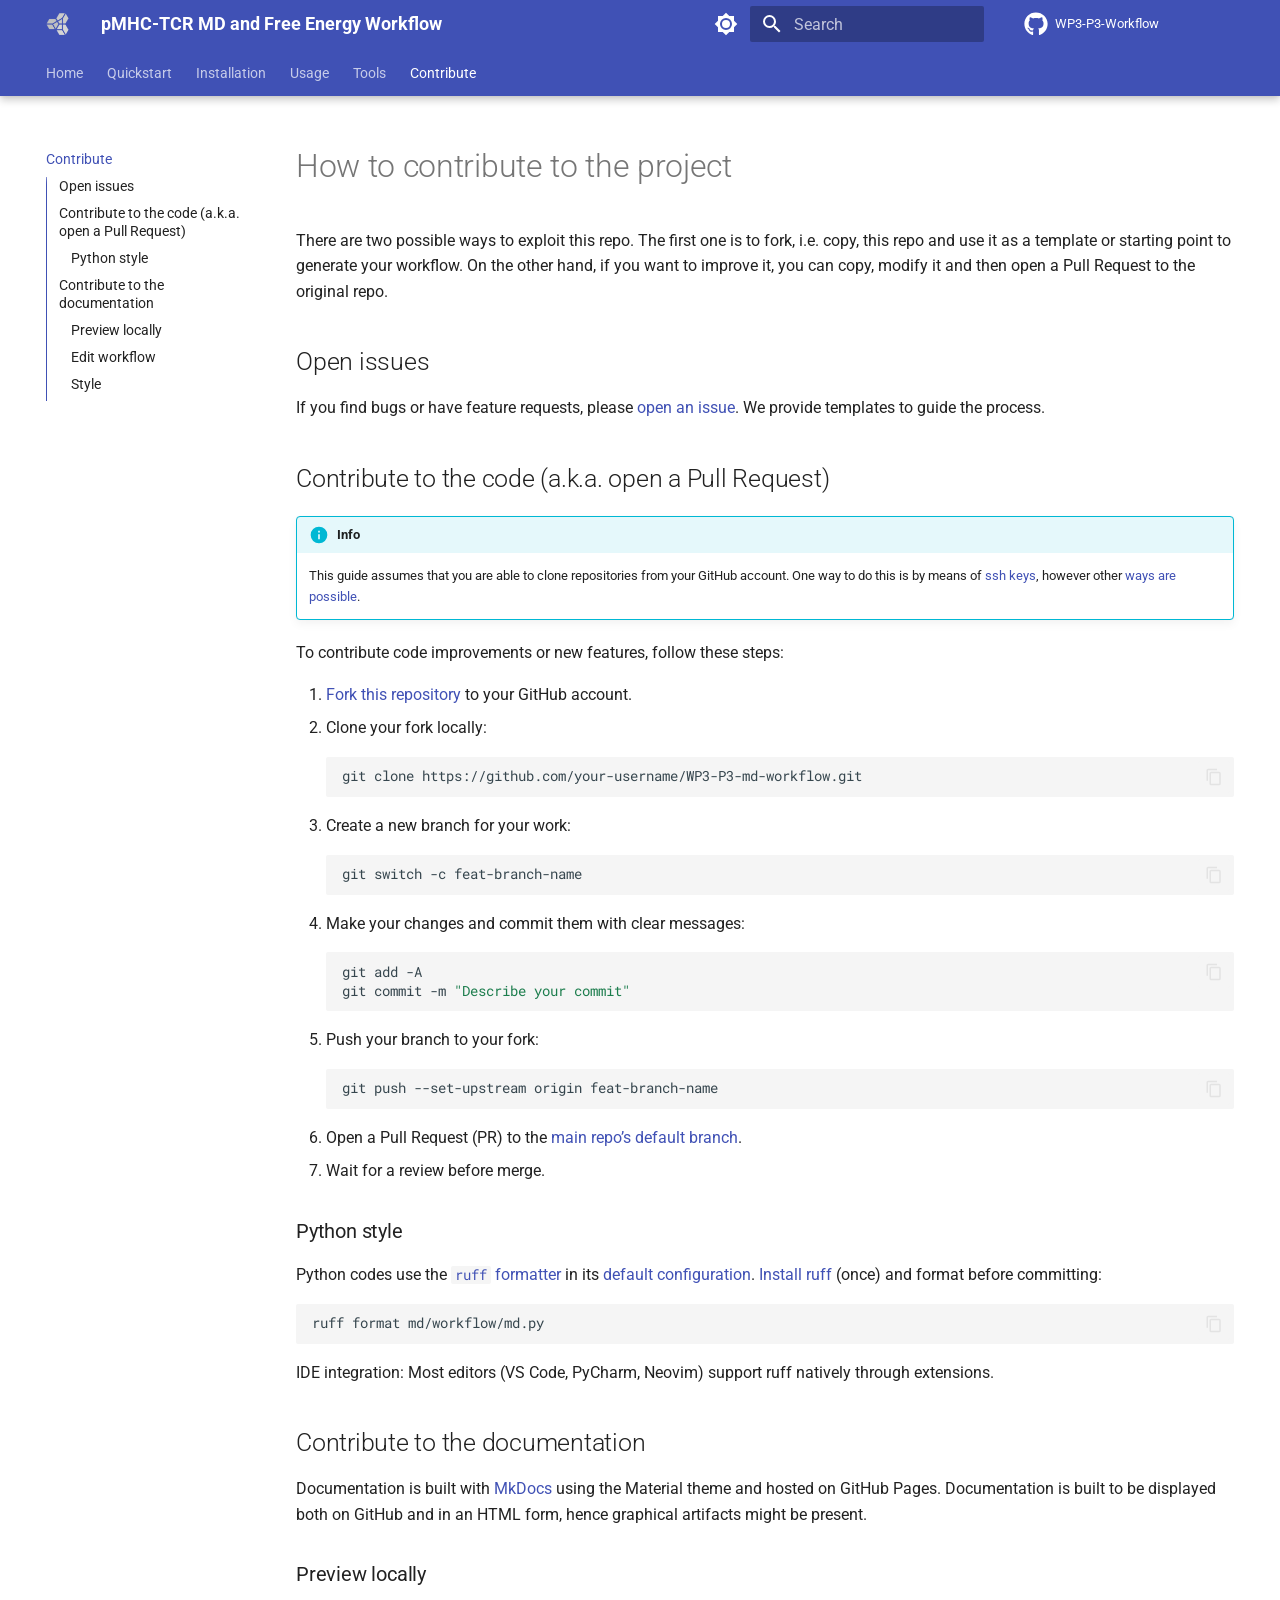
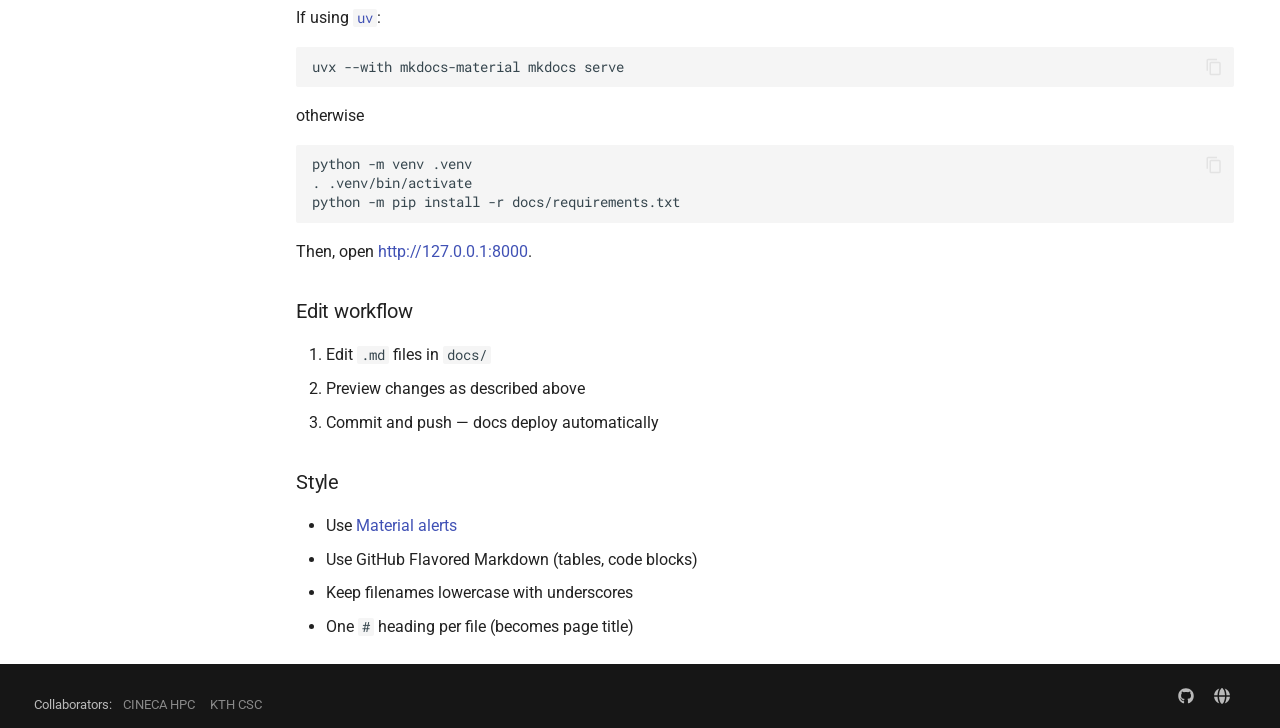
<file: contributing/index.html>
<!doctype html>
<html lang="en" class="no-js">
  <head>
    
      <meta charset="utf-8">
      <meta name="viewport" content="width=device-width,initial-scale=1">
      
      
      
        <link rel="canonical" href="https://GANANA-EU-INDIA.github.io/WP3-P3-Workflow/contributing/">
      
      
        <link rel="prev" href="../tools/">
      
      
      
        
      
      
      <link rel="icon" href="../img/favicon.png">
      <meta name="generator" content="mkdocs-1.6.1, mkdocs-material-9.8.0">
    
    
      
        <title>Contribute - pMHC-TCR MD and Free Energy Workflow</title>
      
    
    
      <link rel="stylesheet" href="../assets/stylesheets/main.57a0d79d.min.css">
      
        
        <link rel="stylesheet" href="../assets/stylesheets/palette.fb2fffe2.min.css">
      
      


    
    
      
    
    
      
        
        
        <link rel="preconnect" href="https://fonts.gstatic.com" crossorigin>
        <link rel="stylesheet" href="https://fonts.googleapis.com/css?family=Roboto:300,300i,400,400i,700,700i%7CRoboto+Mono:400,400i,700,700i&display=fallback">
        <style>:root{--md-text-font:"Roboto";--md-code-font:"Roboto Mono"}</style>
      
    
    
      <link rel="stylesheet" href="../stylesheets/footer-extra.css">
    
    <script>__md_scope=new URL("..",location),__md_hash=e=>[...e].reduce(((e,_)=>(e<<5)-e+_.charCodeAt(0)),0),__md_get=(e,_=localStorage,t=__md_scope)=>JSON.parse(_.getItem(t.pathname+"."+e)),__md_set=(e,_,t=localStorage,a=__md_scope)=>{try{t.setItem(a.pathname+"."+e,JSON.stringify(_))}catch(e){}}</script>
    
      

    
    
  </head>
  
  
    
    
      
    
    
    
    
    <body dir="ltr" data-md-color-scheme="default" data-md-color-primary="indigo" data-md-color-accent="indigo">
  
    
    <input class="md-toggle" data-md-toggle="drawer" type="checkbox" id="__drawer" autocomplete="off">
    <input class="md-toggle" data-md-toggle="search" type="checkbox" id="__search" autocomplete="off">
    <label class="md-overlay" for="__drawer"></label>
    <div data-md-component="skip">
      
        
        <a href="#how-to-contribute-to-the-project" class="md-skip">
          Skip to content
        </a>
      
    </div>
    <div data-md-component="announce">
      
    </div>
    
    
      

  

<header class="md-header md-header--shadow md-header--lifted" data-md-component="header">
  <nav class="md-header__inner md-grid" aria-label="Header">
    <a href=".." title="pMHC-TCR MD and Free Energy Workflow" class="md-header__button md-logo" aria-label="pMHC-TCR MD and Free Energy Workflow" data-md-component="logo">
      
  <img src="../img/favicon.png" alt="logo">

    </a>
    <label class="md-header__button md-icon" for="__drawer">
      
      <svg xmlns="http://www.w3.org/2000/svg" viewBox="0 0 24 24"><path d="M3 6h18v2H3zm0 5h18v2H3zm0 5h18v2H3z"/></svg>
    </label>
    <div class="md-header__title" data-md-component="header-title">
      <div class="md-header__ellipsis">
        <div class="md-header__topic">
          <span class="md-ellipsis">
            pMHC-TCR MD and Free Energy Workflow
          </span>
        </div>
        <div class="md-header__topic" data-md-component="header-topic">
          <span class="md-ellipsis">
            
              Contribute
            
          </span>
        </div>
      </div>
    </div>
    
      
        <form class="md-header__option" data-md-component="palette">
  
    
    
    
    <input class="md-option" data-md-color-media="" data-md-color-scheme="default" data-md-color-primary="indigo" data-md-color-accent="indigo"  aria-label="Dark mode"  type="radio" name="__palette" id="__palette_0">
    
      <label class="md-header__button md-icon" title="Dark mode" for="__palette_1" hidden>
        <svg xmlns="http://www.w3.org/2000/svg" viewBox="0 0 24 24"><path d="M12 8a4 4 0 0 0-4 4 4 4 0 0 0 4 4 4 4 0 0 0 4-4 4 4 0 0 0-4-4m0 10a6 6 0 0 1-6-6 6 6 0 0 1 6-6 6 6 0 0 1 6 6 6 6 0 0 1-6 6m8-9.31V4h-4.69L12 .69 8.69 4H4v4.69L.69 12 4 15.31V20h4.69L12 23.31 15.31 20H20v-4.69L23.31 12z"/></svg>
      </label>
    
  
    
    
    
    <input class="md-option" data-md-color-media="" data-md-color-scheme="slate" data-md-color-primary="indigo" data-md-color-accent="indigo"  aria-label="Light mode"  type="radio" name="__palette" id="__palette_1">
    
      <label class="md-header__button md-icon" title="Light mode" for="__palette_0" hidden>
        <svg xmlns="http://www.w3.org/2000/svg" viewBox="0 0 24 24"><path d="M12 18c-.89 0-1.74-.2-2.5-.55C11.56 16.5 13 14.42 13 12s-1.44-4.5-3.5-5.45C10.26 6.2 11.11 6 12 6a6 6 0 0 1 6 6 6 6 0 0 1-6 6m8-9.31V4h-4.69L12 .69 8.69 4H4v4.69L.69 12 4 15.31V20h4.69L12 23.31 15.31 20H20v-4.69L23.31 12z"/></svg>
      </label>
    
  
</form>
      
    
    
      <script>var palette=__md_get("__palette");if(palette&&palette.color){if("(prefers-color-scheme)"===palette.color.media){var media=matchMedia("(prefers-color-scheme: light)"),input=document.querySelector(media.matches?"[data-md-color-media='(prefers-color-scheme: light)']":"[data-md-color-media='(prefers-color-scheme: dark)']");palette.color.media=input.getAttribute("data-md-color-media"),palette.color.scheme=input.getAttribute("data-md-color-scheme"),palette.color.primary=input.getAttribute("data-md-color-primary"),palette.color.accent=input.getAttribute("data-md-color-accent")}for(var[key,value]of Object.entries(palette.color))document.body.setAttribute("data-md-color-"+key,value)}</script>
    
    
    
      
      
        <label class="md-header__button md-icon" for="__search">
          
          <svg xmlns="http://www.w3.org/2000/svg" viewBox="0 0 24 24"><path d="M9.5 3A6.5 6.5 0 0 1 16 9.5c0 1.61-.59 3.09-1.56 4.23l.27.27h.79l5 5-1.5 1.5-5-5v-.79l-.27-.27A6.52 6.52 0 0 1 9.5 16 6.5 6.5 0 0 1 3 9.5 6.5 6.5 0 0 1 9.5 3m0 2C7 5 5 7 5 9.5S7 14 9.5 14 14 12 14 9.5 12 5 9.5 5"/></svg>
        </label>
        <div class="md-search" data-md-component="search" role="dialog">
  <label class="md-search__overlay" for="__search"></label>
  <div class="md-search__inner" role="search">
    <form class="md-search__form" name="search">
      <input type="text" class="md-search__input" name="query" aria-label="Search" placeholder="Search" autocapitalize="off" autocorrect="off" autocomplete="off" spellcheck="false" data-md-component="search-query" required>
      <label class="md-search__icon md-icon" for="__search">
        
        <svg xmlns="http://www.w3.org/2000/svg" viewBox="0 0 24 24"><path d="M9.5 3A6.5 6.5 0 0 1 16 9.5c0 1.61-.59 3.09-1.56 4.23l.27.27h.79l5 5-1.5 1.5-5-5v-.79l-.27-.27A6.52 6.52 0 0 1 9.5 16 6.5 6.5 0 0 1 3 9.5 6.5 6.5 0 0 1 9.5 3m0 2C7 5 5 7 5 9.5S7 14 9.5 14 14 12 14 9.5 12 5 9.5 5"/></svg>
        
        <svg xmlns="http://www.w3.org/2000/svg" viewBox="0 0 24 24"><path d="M20 11v2H8l5.5 5.5-1.42 1.42L4.16 12l7.92-7.92L13.5 5.5 8 11z"/></svg>
      </label>
      <nav class="md-search__options" aria-label="Search">
        
        <button type="reset" class="md-search__icon md-icon" title="Clear" aria-label="Clear" tabindex="-1">
          
          <svg xmlns="http://www.w3.org/2000/svg" viewBox="0 0 24 24"><path d="M19 6.41 17.59 5 12 10.59 6.41 5 5 6.41 10.59 12 5 17.59 6.41 19 12 13.41 17.59 19 19 17.59 13.41 12z"/></svg>
        </button>
      </nav>
      
        <div class="md-search__suggest" data-md-component="search-suggest"></div>
      
    </form>
    <div class="md-search__output">
      <div class="md-search__scrollwrap" tabindex="0" data-md-scrollfix>
        <div class="md-search-result" data-md-component="search-result">
          <div class="md-search-result__meta">
            Initializing search
          </div>
          <ol class="md-search-result__list" role="presentation"></ol>
        </div>
      </div>
    </div>
  </div>
</div>
      
    
    
      <div class="md-header__source">
        <a href="https://github.com/GANANA-EU-INDIA/WP3-P3-Workflow" title="Go to repository" class="md-source" data-md-component="source">
  <div class="md-source__icon md-icon">
    
    <svg xmlns="http://www.w3.org/2000/svg" viewBox="0 0 512 512"><!--! Font Awesome Free 7.1.0 by @fontawesome - https://fontawesome.com License - https://fontawesome.com/license/free (Icons: CC BY 4.0, Fonts: SIL OFL 1.1, Code: MIT License) Copyright 2025 Fonticons, Inc.--><path d="M173.9 397.4c0 2-2.3 3.6-5.2 3.6-3.3.3-5.6-1.3-5.6-3.6 0-2 2.3-3.6 5.2-3.6 3-.3 5.6 1.3 5.6 3.6m-31.1-4.5c-.7 2 1.3 4.3 4.3 4.9 2.6 1 5.6 0 6.2-2s-1.3-4.3-4.3-5.2c-2.6-.7-5.5.3-6.2 2.3m44.2-1.7c-2.9.7-4.9 2.6-4.6 4.9.3 2 2.9 3.3 5.9 2.6 2.9-.7 4.9-2.6 4.6-4.6-.3-1.9-3-3.2-5.9-2.9M252.8 8C114.1 8 8 113.3 8 252c0 110.9 69.8 205.8 169.5 239.2 12.8 2.3 17.3-5.6 17.3-12.1 0-6.2-.3-40.4-.3-61.4 0 0-70 15-84.7-29.8 0 0-11.4-29.1-27.8-36.6 0 0-22.9-15.7 1.6-15.4 0 0 24.9 2 38.6 25.8 21.9 38.6 58.6 27.5 72.9 20.9 2.3-16 8.8-27.1 16-33.7-55.9-6.2-112.3-14.3-112.3-110.5 0-27.5 7.6-41.3 23.6-58.9-2.6-6.5-11.1-33.3 2.6-67.9 20.9-6.5 69 27 69 27 20-5.6 41.5-8.5 62.8-8.5s42.8 2.9 62.8 8.5c0 0 48.1-33.6 69-27 13.7 34.7 5.2 61.4 2.6 67.9 16 17.7 25.8 31.5 25.8 58.9 0 96.5-58.9 104.2-114.8 110.5 9.2 7.9 17 22.9 17 46.4 0 33.7-.3 75.4-.3 83.6 0 6.5 4.6 14.4 17.3 12.1C436.2 457.8 504 362.9 504 252 504 113.3 391.5 8 252.8 8M105.2 352.9c-1.3 1-1 3.3.7 5.2 1.6 1.6 3.9 2.3 5.2 1 1.3-1 1-3.3-.7-5.2-1.6-1.6-3.9-2.3-5.2-1m-10.8-8.1c-.7 1.3.3 2.9 2.3 3.9 1.6 1 3.6.7 4.3-.7.7-1.3-.3-2.9-2.3-3.9-2-.6-3.6-.3-4.3.7m32.4 35.6c-1.6 1.3-1 4.3 1.3 6.2 2.3 2.3 5.2 2.6 6.5 1 1.3-1.3.7-4.3-1.3-6.2-2.2-2.3-5.2-2.6-6.5-1m-11.4-14.7c-1.6 1-1.6 3.6 0 5.9s4.3 3.3 5.6 2.3c1.6-1.3 1.6-3.9 0-6.2-1.4-2.3-4-3.3-5.6-2"/></svg>
  </div>
  <div class="md-source__repository">
    WP3-P3-Workflow
  </div>
</a>
      </div>
    
  </nav>
  
    
      
<nav class="md-tabs" aria-label="Tabs" data-md-component="tabs">
  <div class="md-grid">
    <ul class="md-tabs__list">
      
        
  
  
  
  
    <li class="md-tabs__item">
      <a href=".." class="md-tabs__link">
        
  
  
    
  
  Home

      </a>
    </li>
  

      
        
  
  
  
  
    <li class="md-tabs__item">
      <a href="../quickstart/" class="md-tabs__link">
        
  
  
    
  
  Quickstart

      </a>
    </li>
  

      
        
  
  
  
  
    
    
      <li class="md-tabs__item">
        <a href="../installation/" class="md-tabs__link">
          
  
  
  Installation

        </a>
      </li>
    
  

      
        
  
  
  
  
    <li class="md-tabs__item">
      <a href="../workflow_setup_and_usage/" class="md-tabs__link">
        
  
  
    
  
  Usage

      </a>
    </li>
  

      
        
  
  
  
  
    <li class="md-tabs__item">
      <a href="../tools/" class="md-tabs__link">
        
  
  
    
  
  Tools

      </a>
    </li>
  

      
        
  
  
  
    
  
  
    <li class="md-tabs__item md-tabs__item--active">
      <a href="./" class="md-tabs__link">
        
  
  
    
  
  Contribute

      </a>
    </li>
  

      
    </ul>
  </div>
</nav>
    
  
</header>
    
    <div class="md-container" data-md-component="container">
      
      
        
      
      <main class="md-main" data-md-component="main">
        <div class="md-main__inner md-grid">
          
            
              
              <div class="md-sidebar md-sidebar--primary" data-md-component="sidebar" data-md-type="navigation" >
                <div class="md-sidebar__scrollwrap">
                  <div class="md-sidebar__inner">
                    


  


  

<nav class="md-nav md-nav--primary md-nav--lifted md-nav--integrated" aria-label="Navigation" data-md-level="0">
  <label class="md-nav__title" for="__drawer">
    <a href=".." title="pMHC-TCR MD and Free Energy Workflow" class="md-nav__button md-logo" aria-label="pMHC-TCR MD and Free Energy Workflow" data-md-component="logo">
      
  <img src="../img/favicon.png" alt="logo">

    </a>
    pMHC-TCR MD and Free Energy Workflow
  </label>
  
    <div class="md-nav__source">
      <a href="https://github.com/GANANA-EU-INDIA/WP3-P3-Workflow" title="Go to repository" class="md-source" data-md-component="source">
  <div class="md-source__icon md-icon">
    
    <svg xmlns="http://www.w3.org/2000/svg" viewBox="0 0 512 512"><!--! Font Awesome Free 7.1.0 by @fontawesome - https://fontawesome.com License - https://fontawesome.com/license/free (Icons: CC BY 4.0, Fonts: SIL OFL 1.1, Code: MIT License) Copyright 2025 Fonticons, Inc.--><path d="M173.9 397.4c0 2-2.3 3.6-5.2 3.6-3.3.3-5.6-1.3-5.6-3.6 0-2 2.3-3.6 5.2-3.6 3-.3 5.6 1.3 5.6 3.6m-31.1-4.5c-.7 2 1.3 4.3 4.3 4.9 2.6 1 5.6 0 6.2-2s-1.3-4.3-4.3-5.2c-2.6-.7-5.5.3-6.2 2.3m44.2-1.7c-2.9.7-4.9 2.6-4.6 4.9.3 2 2.9 3.3 5.9 2.6 2.9-.7 4.9-2.6 4.6-4.6-.3-1.9-3-3.2-5.9-2.9M252.8 8C114.1 8 8 113.3 8 252c0 110.9 69.8 205.8 169.5 239.2 12.8 2.3 17.3-5.6 17.3-12.1 0-6.2-.3-40.4-.3-61.4 0 0-70 15-84.7-29.8 0 0-11.4-29.1-27.8-36.6 0 0-22.9-15.7 1.6-15.4 0 0 24.9 2 38.6 25.8 21.9 38.6 58.6 27.5 72.9 20.9 2.3-16 8.8-27.1 16-33.7-55.9-6.2-112.3-14.3-112.3-110.5 0-27.5 7.6-41.3 23.6-58.9-2.6-6.5-11.1-33.3 2.6-67.9 20.9-6.5 69 27 69 27 20-5.6 41.5-8.5 62.8-8.5s42.8 2.9 62.8 8.5c0 0 48.1-33.6 69-27 13.7 34.7 5.2 61.4 2.6 67.9 16 17.7 25.8 31.5 25.8 58.9 0 96.5-58.9 104.2-114.8 110.5 9.2 7.9 17 22.9 17 46.4 0 33.7-.3 75.4-.3 83.6 0 6.5 4.6 14.4 17.3 12.1C436.2 457.8 504 362.9 504 252 504 113.3 391.5 8 252.8 8M105.2 352.9c-1.3 1-1 3.3.7 5.2 1.6 1.6 3.9 2.3 5.2 1 1.3-1 1-3.3-.7-5.2-1.6-1.6-3.9-2.3-5.2-1m-10.8-8.1c-.7 1.3.3 2.9 2.3 3.9 1.6 1 3.6.7 4.3-.7.7-1.3-.3-2.9-2.3-3.9-2-.6-3.6-.3-4.3.7m32.4 35.6c-1.6 1.3-1 4.3 1.3 6.2 2.3 2.3 5.2 2.6 6.5 1 1.3-1.3.7-4.3-1.3-6.2-2.2-2.3-5.2-2.6-6.5-1m-11.4-14.7c-1.6 1-1.6 3.6 0 5.9s4.3 3.3 5.6 2.3c1.6-1.3 1.6-3.9 0-6.2-1.4-2.3-4-3.3-5.6-2"/></svg>
  </div>
  <div class="md-source__repository">
    WP3-P3-Workflow
  </div>
</a>
    </div>
  
  <ul class="md-nav__list" data-md-scrollfix>
    
      
      
  
  
  
  
    <li class="md-nav__item">
      <a href=".." class="md-nav__link">
        
  
  
  <span class="md-ellipsis">
    
  
    Home
  

    
  </span>
  
  

      </a>
    </li>
  

    
      
      
  
  
  
  
    <li class="md-nav__item">
      <a href="../quickstart/" class="md-nav__link">
        
  
  
  <span class="md-ellipsis">
    
  
    Quickstart
  

    
  </span>
  
  

      </a>
    </li>
  

    
      
      
  
  
  
  
    
    
    
    
      
      
    
    
    <li class="md-nav__item md-nav__item--nested">
      
        
        
        <input class="md-nav__toggle md-toggle " type="checkbox" id="__nav_3" >
        
          
          <label class="md-nav__link" for="__nav_3" id="__nav_3_label" tabindex="0">
            
  
  
  <span class="md-ellipsis">
    
  
    Installation
  

    
  </span>
  
  

            <span class="md-nav__icon md-icon"></span>
          </label>
        
        <nav class="md-nav" data-md-level="1" aria-labelledby="__nav_3_label" aria-expanded="false">
          <label class="md-nav__title" for="__nav_3">
            <span class="md-nav__icon md-icon"></span>
            
  
    Installation
  

          </label>
          <ul class="md-nav__list" data-md-scrollfix>
            
              
                
  
  
  
  
    <li class="md-nav__item">
      <a href="../installation/" class="md-nav__link">
        
  
  
  <span class="md-ellipsis">
    
  
    Overview
  

    
  </span>
  
  

      </a>
    </li>
  

              
            
              
                
  
  
  
  
    <li class="md-nav__item">
      <a href="../clusters/" class="md-nav__link">
        
  
  
  <span class="md-ellipsis">
    
  
    Clusters
  

    
  </span>
  
  

      </a>
    </li>
  

              
            
          </ul>
        </nav>
      
    </li>
  

    
      
      
  
  
  
  
    <li class="md-nav__item">
      <a href="../workflow_setup_and_usage/" class="md-nav__link">
        
  
  
  <span class="md-ellipsis">
    
  
    Usage
  

    
  </span>
  
  

      </a>
    </li>
  

    
      
      
  
  
  
  
    <li class="md-nav__item">
      <a href="../tools/" class="md-nav__link">
        
  
  
  <span class="md-ellipsis">
    
  
    Tools
  

    
  </span>
  
  

      </a>
    </li>
  

    
      
      
  
  
    
  
  
  
    <li class="md-nav__item md-nav__item--active">
      
      <input class="md-nav__toggle md-toggle" type="checkbox" id="__toc">
      
      
        
      
      
        <label class="md-nav__link md-nav__link--active" for="__toc">
          
  
  
  <span class="md-ellipsis">
    
  
    Contribute
  

    
  </span>
  
  

          <span class="md-nav__icon md-icon"></span>
        </label>
      
      <a href="./" class="md-nav__link md-nav__link--active">
        
  
  
  <span class="md-ellipsis">
    
  
    Contribute
  

    
  </span>
  
  

      </a>
      
        

<nav class="md-nav md-nav--secondary" aria-label="Table of contents">
  
  
  
    
  
  
    <label class="md-nav__title" for="__toc">
      <span class="md-nav__icon md-icon"></span>
      Table of contents
    </label>
    <ul class="md-nav__list" data-md-component="toc" data-md-scrollfix>
      
        <li class="md-nav__item">
  <a href="#open-issues" class="md-nav__link">
    <span class="md-ellipsis">
      
        Open issues
      
    </span>
  </a>
  
</li>
      
        <li class="md-nav__item">
  <a href="#contribute-to-the-code-aka-open-a-pull-request" class="md-nav__link">
    <span class="md-ellipsis">
      
        Contribute to the code (a.k.a. open a Pull Request)
      
    </span>
  </a>
  
    <nav class="md-nav" aria-label="Contribute to the code (a.k.a. open a Pull Request)">
      <ul class="md-nav__list">
        
          <li class="md-nav__item">
  <a href="#python-style" class="md-nav__link">
    <span class="md-ellipsis">
      
        Python style
      
    </span>
  </a>
  
</li>
        
      </ul>
    </nav>
  
</li>
      
        <li class="md-nav__item">
  <a href="#contribute-to-the-documentation" class="md-nav__link">
    <span class="md-ellipsis">
      
        Contribute to the documentation
      
    </span>
  </a>
  
    <nav class="md-nav" aria-label="Contribute to the documentation">
      <ul class="md-nav__list">
        
          <li class="md-nav__item">
  <a href="#preview-locally" class="md-nav__link">
    <span class="md-ellipsis">
      
        Preview locally
      
    </span>
  </a>
  
</li>
        
          <li class="md-nav__item">
  <a href="#edit-workflow" class="md-nav__link">
    <span class="md-ellipsis">
      
        Edit workflow
      
    </span>
  </a>
  
</li>
        
          <li class="md-nav__item">
  <a href="#style" class="md-nav__link">
    <span class="md-ellipsis">
      
        Style
      
    </span>
  </a>
  
</li>
        
      </ul>
    </nav>
  
</li>
      
    </ul>
  
</nav>
      
    </li>
  

    
  </ul>
</nav>
                  </div>
                </div>
              </div>
            
            
          
          
            <div class="md-content" data-md-component="content">
              
              <article class="md-content__inner md-typeset">
                
                  


  
  


<h1 id="how-to-contribute-to-the-project">How to contribute to the project</h1>
<p>There are two possible ways to exploit this repo. The first one is to fork, i.e. copy, this repo and use it as a template or starting point to generate your workflow. On the other hand, if you want to improve it, you can copy, modify it and then open a Pull Request to the original repo.</p>
<h2 id="open-issues">Open issues</h2>
<p>If you find bugs or have feature requests, please <a href="https://github.com/GANANA-EU-INDIA/WP3-P3-md-workflow/issues">open an issue</a>. We provide templates to guide the process.</p>
<h2 id="contribute-to-the-code-aka-open-a-pull-request">Contribute to the code (a.k.a. open a Pull Request)</h2>
<div class="admonition info">
<p class="admonition-title">Info</p>
<p>This guide assumes that you are able to clone repositories from your GitHub account. One way to do this is by means of <a href="https://docs.github.com/en/authentication/connecting-to-github-with-ssh/generating-a-new-ssh-key-and-adding-it-to-the-ssh-agent#generating-a-new-ssh-key">ssh keys</a>, however other <a href="https://docs.github.com/en/authentication">ways are possible</a>.</p>
</div>
<p>To contribute code improvements or new features, follow these steps:</p>
<ol>
<li><a href="https://docs.github.com/en/pull-requests/collaborating-with-pull-requests/working-with-forks/fork-a-repo?tool=webui">Fork this repository</a> to your GitHub account.</li>
<li>Clone your fork locally:
   <div class="highlight"><pre><span></span><code><a id="__codelineno-0-1" name="__codelineno-0-1" href="#__codelineno-0-1"></a>git<span class="w"> </span>clone<span class="w"> </span>https://github.com/your-username/WP3-P3-md-workflow.git
</code></pre></div></li>
<li>Create a new branch for your work:
   <div class="highlight"><pre><span></span><code><a id="__codelineno-1-1" name="__codelineno-1-1" href="#__codelineno-1-1"></a>git<span class="w"> </span>switch<span class="w"> </span>-c<span class="w"> </span>feat-branch-name
</code></pre></div></li>
<li>Make your changes and commit them with clear messages:
   <div class="highlight"><pre><span></span><code><a id="__codelineno-2-1" name="__codelineno-2-1" href="#__codelineno-2-1"></a>git<span class="w"> </span>add<span class="w"> </span>-A
<a id="__codelineno-2-2" name="__codelineno-2-2" href="#__codelineno-2-2"></a>git<span class="w"> </span>commit<span class="w"> </span>-m<span class="w"> </span><span class="s2">"Describe your commit"</span>
</code></pre></div></li>
<li>Push your branch to your fork:
   <div class="highlight"><pre><span></span><code><a id="__codelineno-3-1" name="__codelineno-3-1" href="#__codelineno-3-1"></a>git<span class="w"> </span>push<span class="w"> </span>--set-upstream<span class="w"> </span>origin<span class="w"> </span>feat-branch-name
</code></pre></div></li>
<li>Open a Pull Request (PR) to the <a href="https://github.com/GANANA-EU-INDIA/WP3-P3-md-workflow/pulls">main repo’s default branch</a>.</li>
<li>Wait for a review before merge.</li>
</ol>
<h3 id="python-style">Python style</h3>
<p>Python codes use the <a href="https://docs.astral.sh/ruff/"><code>ruff</code> formatter</a> in its <a href="https://docs.astral.sh/ruff/configuration/">default configuration</a>.
<a href="https://docs.astral.sh/ruff/installation/">Install ruff</a> (once) and format before committing:</p>
<div class="highlight"><pre><span></span><code><a id="__codelineno-4-1" name="__codelineno-4-1" href="#__codelineno-4-1"></a>ruff<span class="w"> </span>format<span class="w"> </span>md/workflow/md.py
</code></pre></div>
<p>IDE integration: Most editors (VS Code, PyCharm, Neovim) support ruff natively through extensions.</p>
<h2 id="contribute-to-the-documentation">Contribute to the documentation</h2>
<p>Documentation is built with <a href="https://www.mkdocs.org/">MkDocs</a> using the Material theme and hosted on GitHub Pages.
Documentation is built to be displayed both on GitHub and in an HTML form, hence graphical artifacts might be present.</p>
<h3 id="preview-locally">Preview locally</h3>
<p>If using <a href="https://docs.astral.sh/uv/"><code>uv</code></a>:
<div class="highlight"><pre><span></span><code><a id="__codelineno-5-1" name="__codelineno-5-1" href="#__codelineno-5-1"></a>uvx<span class="w"> </span>--with<span class="w"> </span>mkdocs-material<span class="w"> </span>mkdocs<span class="w"> </span>serve
</code></pre></div></p>
<p>otherwise</p>
<div class="highlight"><pre><span></span><code><a id="__codelineno-6-1" name="__codelineno-6-1" href="#__codelineno-6-1"></a>python<span class="w"> </span>-m<span class="w"> </span>venv<span class="w"> </span>.venv
<a id="__codelineno-6-2" name="__codelineno-6-2" href="#__codelineno-6-2"></a>.<span class="w"> </span>.venv/bin/activate
<a id="__codelineno-6-3" name="__codelineno-6-3" href="#__codelineno-6-3"></a>python<span class="w"> </span>-m<span class="w"> </span>pip<span class="w"> </span>install<span class="w"> </span>-r<span class="w"> </span>docs/requirements.txt
</code></pre></div>
<p>Then, open <a href="http://127.0.0.1:8000">http://127.0.0.1:8000</a>.</p>
<h3 id="edit-workflow">Edit workflow</h3>
<ol>
<li>Edit <code>.md</code> files in <code>docs/</code></li>
<li>Preview changes as described above</li>
<li>Commit and push — docs deploy automatically</li>
</ol>
<h3 id="style">Style</h3>
<ul>
<li>Use <a href="https://squidfunk.github.io/mkdocs-material/reference/admonitions/#supported-types">Material alerts</a></li>
<li>Use GitHub Flavored Markdown (tables, code blocks)</li>
<li>Keep filenames lowercase with underscores</li>
<li>One <code>#</code> heading per file (becomes page title)</li>
</ul>












                
              </article>
            </div>
          
          
<script>var target=document.getElementById(location.hash.slice(1));target&&target.name&&(target.checked=target.name.startsWith("__tabbed_"))</script>
        </div>
        
          <button type="button" class="md-top md-icon" data-md-component="top" hidden>
  
  <svg xmlns="http://www.w3.org/2000/svg" viewBox="0 0 24 24"><path d="M13 20h-2V8l-5.5 5.5-1.42-1.42L12 4.16l7.92 7.92-1.42 1.42L13 8z"/></svg>
  Back to top
</button>
        
      </main>
      
        
<footer class="md-footer">
  

  <div class="md-footer-meta md-typeset">
    <div class="md-footer-meta__inner md-grid">
      <div class="md-footer-left">
        <div class="md-copyright">
  
  
</div>
        <div class="md-footer-collaborators">
          <span class="md-footer-collaborators__label">Collaborators:</span>
          <a href="https://www.hpc.cineca.it/" target="_blank" rel="noopener">CINECA HPC</a>
          <a href="https://www.kth.se/kcsc" target="_blank" rel="noopener">KTH CSC</a>
        </div>
      </div>
      
        
<div class="md-social">
  
    
    
    
    
    <a href="https://github.com/GANANA-EU-INDIA" target="_blank" rel="noopener" title="Github Repo" class="md-social__link">
      <svg xmlns="http://www.w3.org/2000/svg" viewBox="0 0 512 512"><!--! Font Awesome Free 7.1.0 by @fontawesome - https://fontawesome.com License - https://fontawesome.com/license/free (Icons: CC BY 4.0, Fonts: SIL OFL 1.1, Code: MIT License) Copyright 2025 Fonticons, Inc.--><path d="M173.9 397.4c0 2-2.3 3.6-5.2 3.6-3.3.3-5.6-1.3-5.6-3.6 0-2 2.3-3.6 5.2-3.6 3-.3 5.6 1.3 5.6 3.6m-31.1-4.5c-.7 2 1.3 4.3 4.3 4.9 2.6 1 5.6 0 6.2-2s-1.3-4.3-4.3-5.2c-2.6-.7-5.5.3-6.2 2.3m44.2-1.7c-2.9.7-4.9 2.6-4.6 4.9.3 2 2.9 3.3 5.9 2.6 2.9-.7 4.9-2.6 4.6-4.6-.3-1.9-3-3.2-5.9-2.9M252.8 8C114.1 8 8 113.3 8 252c0 110.9 69.8 205.8 169.5 239.2 12.8 2.3 17.3-5.6 17.3-12.1 0-6.2-.3-40.4-.3-61.4 0 0-70 15-84.7-29.8 0 0-11.4-29.1-27.8-36.6 0 0-22.9-15.7 1.6-15.4 0 0 24.9 2 38.6 25.8 21.9 38.6 58.6 27.5 72.9 20.9 2.3-16 8.8-27.1 16-33.7-55.9-6.2-112.3-14.3-112.3-110.5 0-27.5 7.6-41.3 23.6-58.9-2.6-6.5-11.1-33.3 2.6-67.9 20.9-6.5 69 27 69 27 20-5.6 41.5-8.5 62.8-8.5s42.8 2.9 62.8 8.5c0 0 48.1-33.6 69-27 13.7 34.7 5.2 61.4 2.6 67.9 16 17.7 25.8 31.5 25.8 58.9 0 96.5-58.9 104.2-114.8 110.5 9.2 7.9 17 22.9 17 46.4 0 33.7-.3 75.4-.3 83.6 0 6.5 4.6 14.4 17.3 12.1C436.2 457.8 504 362.9 504 252 504 113.3 391.5 8 252.8 8M105.2 352.9c-1.3 1-1 3.3.7 5.2 1.6 1.6 3.9 2.3 5.2 1 1.3-1 1-3.3-.7-5.2-1.6-1.6-3.9-2.3-5.2-1m-10.8-8.1c-.7 1.3.3 2.9 2.3 3.9 1.6 1 3.6.7 4.3-.7.7-1.3-.3-2.9-2.3-3.9-2-.6-3.6-.3-4.3.7m32.4 35.6c-1.6 1.3-1 4.3 1.3 6.2 2.3 2.3 5.2 2.6 6.5 1 1.3-1.3.7-4.3-1.3-6.2-2.2-2.3-5.2-2.6-6.5-1m-11.4-14.7c-1.6 1-1.6 3.6 0 5.9s4.3 3.3 5.6 2.3c1.6-1.3 1.6-3.9 0-6.2-1.4-2.3-4-3.3-5.6-2"/></svg>
    </a>
  
    
    
    
    
    <a href="https://ganana.eu/" target="_blank" rel="noopener" title="ganana.eu" class="md-social__link">
      <svg xmlns="http://www.w3.org/2000/svg" viewBox="0 0 512 512"><!--! Font Awesome Free 7.1.0 by @fontawesome - https://fontawesome.com License - https://fontawesome.com/license/free (Icons: CC BY 4.0, Fonts: SIL OFL 1.1, Code: MIT License) Copyright 2025 Fonticons, Inc.--><path d="M351.9 280H161c2.9 64.5 17.2 123.9 37.5 167.4 11.4 24.5 23.7 41.8 35.1 52.4 11.2 10.5 18.9 12.2 22.9 12.2s11.7-1.7 22.9-12.2c11.4-10.6 23.7-28 35.1-52.4 20.3-43.5 34.6-102.9 37.5-167.4zm-191-48h190.9c-2.8-64.5-17.1-123.9-37.4-167.4-11.4-24.4-23.7-41.8-35.1-52.4C268.1 1.7 260.4 0 256.4 0s-11.7 1.7-22.9 12.2c-11.4 10.6-23.7 28-35.1 52.4-20.3 43.5-34.6 102.9-37.5 167.4m-48 0c3.5-85.6 25.6-165.1 57.9-217.3C78.7 47.3 10.9 131.2 1.5 232zM1.5 280c9.4 100.8 77.2 184.7 169.3 217.3-32.3-52.2-54.4-131.7-57.9-217.3zm398.4 0c-3.5 85.6-25.6 165.1-57.9 217.3 92.1-32.7 159.9-116.5 169.3-217.3zm111.4-48C501.9 131.2 434.1 47.3 342 14.7c32.3 52.2 54.4 131.7 57.9 217.3z"/></svg>
    </a>
  
</div>
      
    </div>
  </div>
</footer>
      
    </div>
    <div class="md-dialog" data-md-component="dialog">
      <div class="md-dialog__inner md-typeset"></div>
    </div>
    
    
    
      
      
      <script id="__config" type="application/json">{"annotate": null, "base": "..", "features": ["search", "search.highlight", "search.suggest", "content.code.copy", "toc.integrate", "navigation.tabs", "navigation.tabs.sticky", "navigation.top"], "search": "../assets/javascripts/workers/search.a7633da7.min.js", "tags": null, "translations": {"clipboard.copied": "Copied to clipboard", "clipboard.copy": "Copy to clipboard", "search.result.more.one": "1 more on this page", "search.result.more.other": "# more on this page", "search.result.none": "No matching documents", "search.result.one": "1 matching document", "search.result.other": "# matching documents", "search.result.placeholder": "Type to start searching", "search.result.term.missing": "Missing", "select.version": "Select version"}, "version": null}</script>
    
    
      <script src="../assets/javascripts/bundle.c21346df.min.js"></script>
      
    
  </body>
</html>
</file>
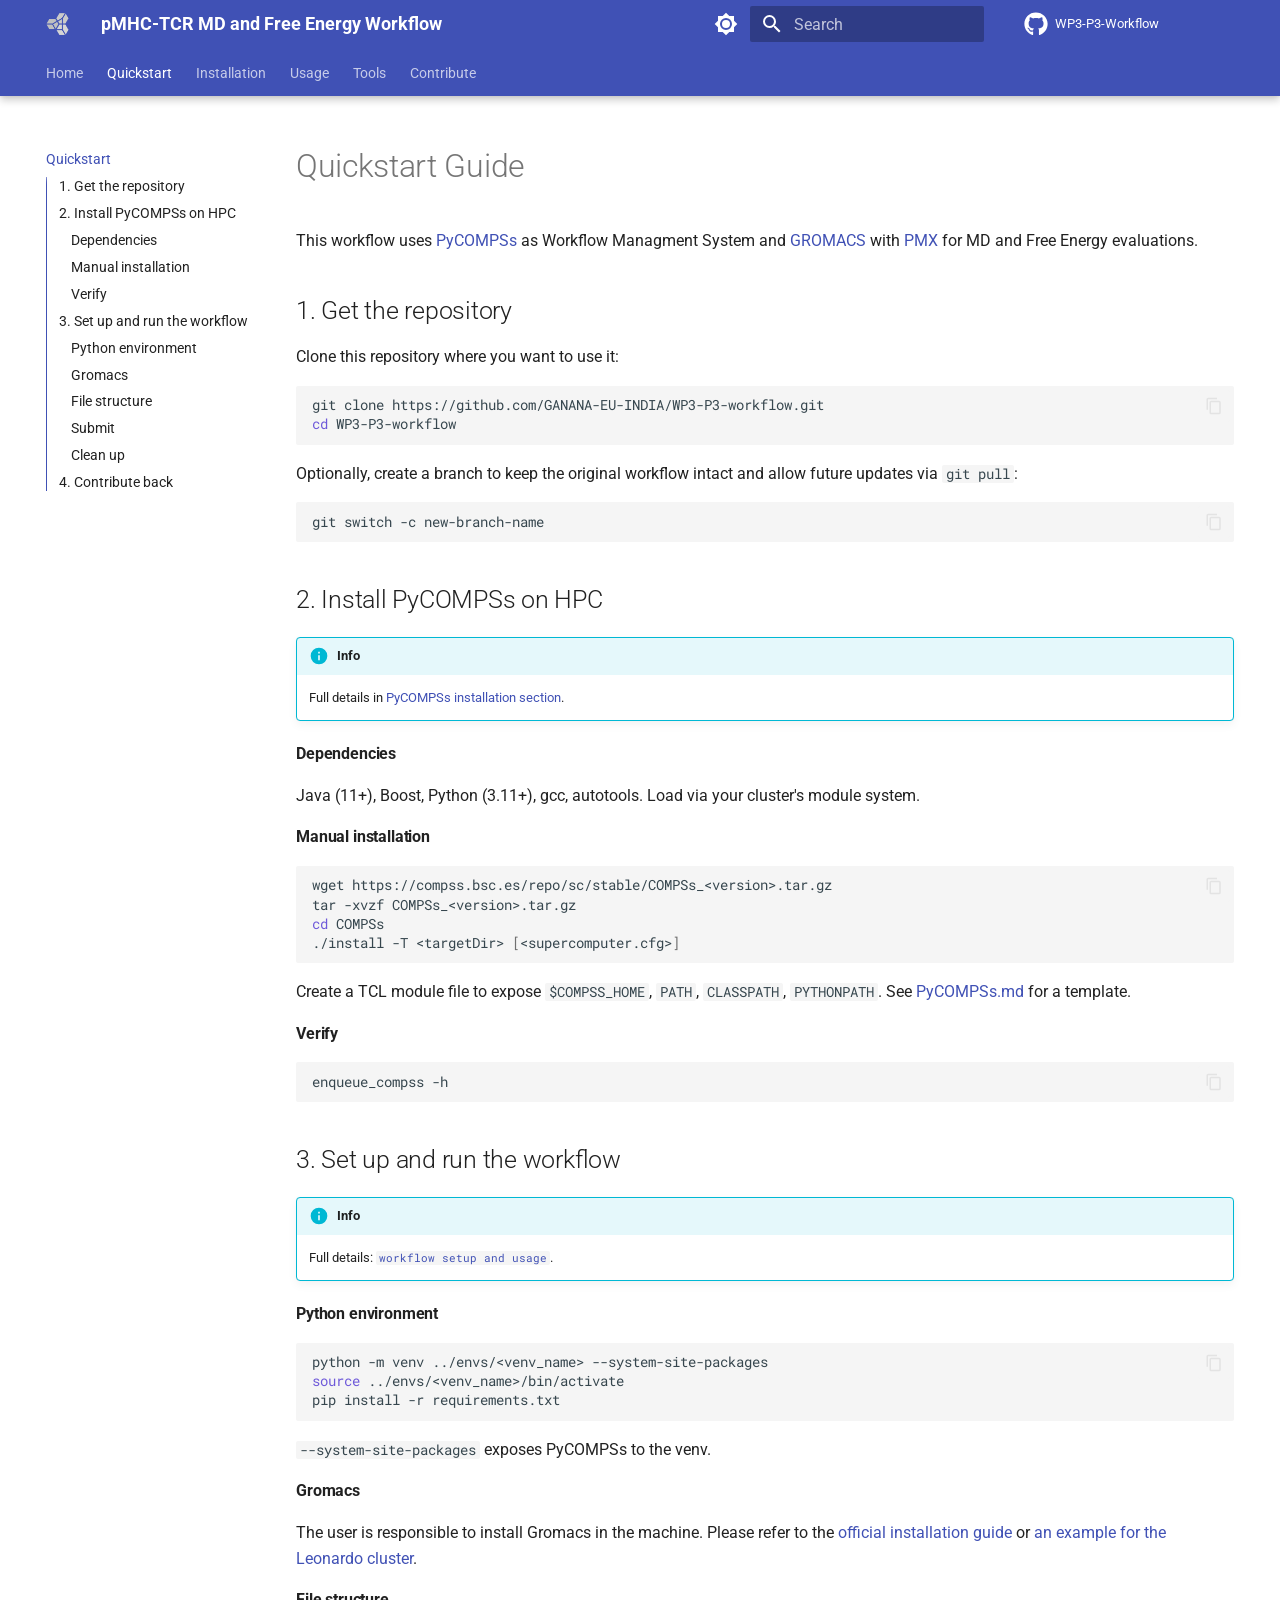
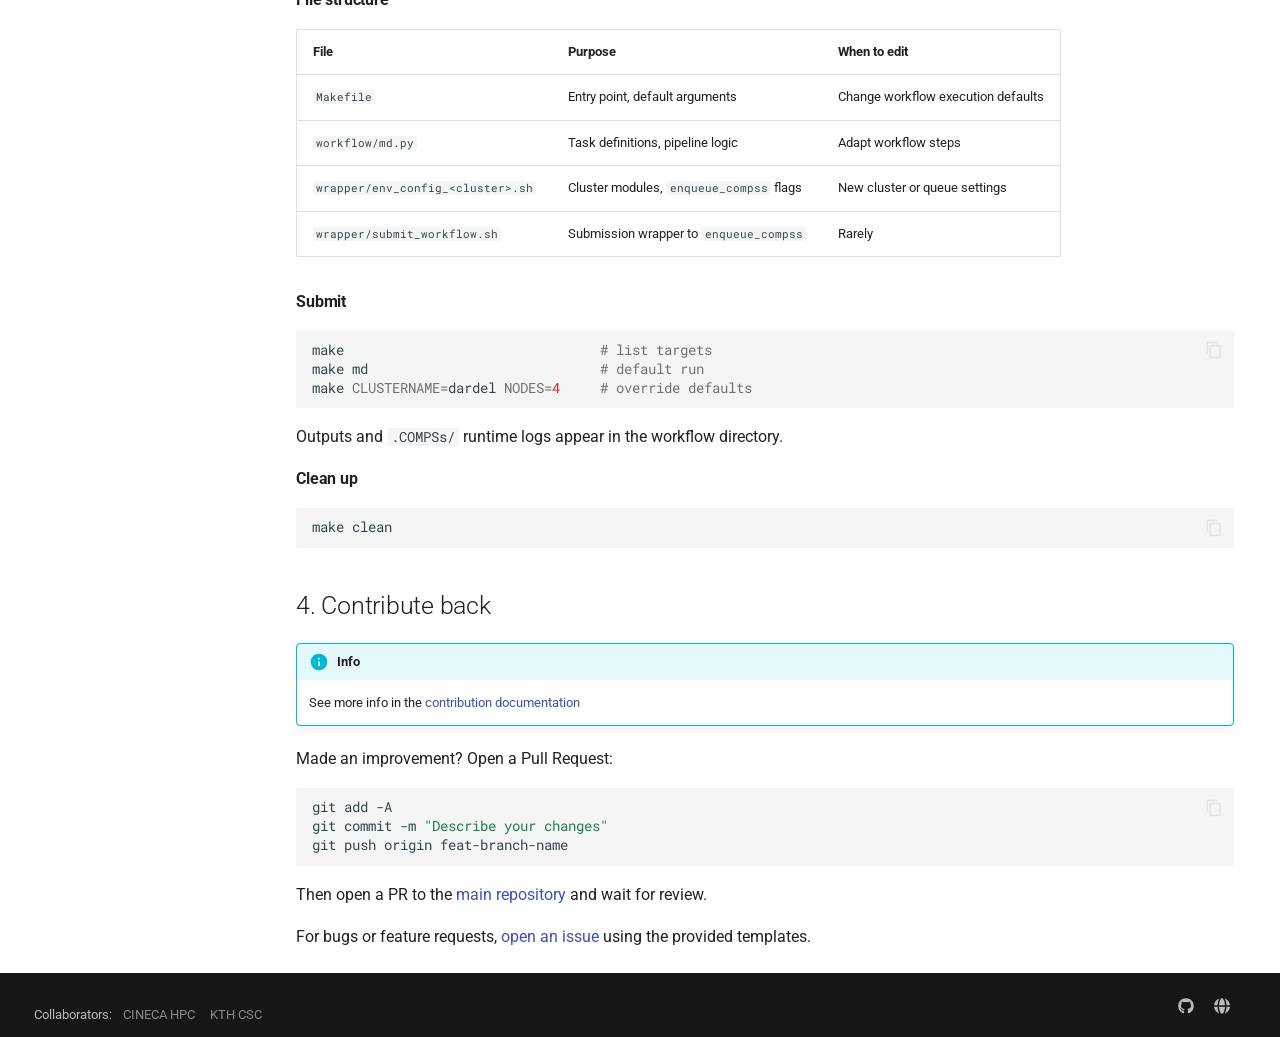
<file: quickstart/index.html>
<!doctype html>
<html lang="en" class="no-js">
  <head>
    
      <meta charset="utf-8">
      <meta name="viewport" content="width=device-width,initial-scale=1">
      
      
      
        <link rel="canonical" href="https://GANANA-EU-INDIA.github.io/WP3-P3-Workflow/quickstart/">
      
      
        <link rel="prev" href="..">
      
      
        <link rel="next" href="../installation/">
      
      
        
      
      
      <link rel="icon" href="../img/favicon.png">
      <meta name="generator" content="mkdocs-1.6.1, mkdocs-material-9.8.0">
    
    
      
        <title>Quickstart - pMHC-TCR MD and Free Energy Workflow</title>
      
    
    
      <link rel="stylesheet" href="../assets/stylesheets/main.57a0d79d.min.css">
      
        
        <link rel="stylesheet" href="../assets/stylesheets/palette.fb2fffe2.min.css">
      
      


    
    
      
    
    
      
        
        
        <link rel="preconnect" href="https://fonts.gstatic.com" crossorigin>
        <link rel="stylesheet" href="https://fonts.googleapis.com/css?family=Roboto:300,300i,400,400i,700,700i%7CRoboto+Mono:400,400i,700,700i&display=fallback">
        <style>:root{--md-text-font:"Roboto";--md-code-font:"Roboto Mono"}</style>
      
    
    
      <link rel="stylesheet" href="../stylesheets/footer-extra.css">
    
    <script>__md_scope=new URL("..",location),__md_hash=e=>[...e].reduce(((e,_)=>(e<<5)-e+_.charCodeAt(0)),0),__md_get=(e,_=localStorage,t=__md_scope)=>JSON.parse(_.getItem(t.pathname+"."+e)),__md_set=(e,_,t=localStorage,a=__md_scope)=>{try{t.setItem(a.pathname+"."+e,JSON.stringify(_))}catch(e){}}</script>
    
      

    
    
  </head>
  
  
    
    
      
    
    
    
    
    <body dir="ltr" data-md-color-scheme="default" data-md-color-primary="indigo" data-md-color-accent="indigo">
  
    
    <input class="md-toggle" data-md-toggle="drawer" type="checkbox" id="__drawer" autocomplete="off">
    <input class="md-toggle" data-md-toggle="search" type="checkbox" id="__search" autocomplete="off">
    <label class="md-overlay" for="__drawer"></label>
    <div data-md-component="skip">
      
        
        <a href="#quickstart-guide" class="md-skip">
          Skip to content
        </a>
      
    </div>
    <div data-md-component="announce">
      
    </div>
    
    
      

  

<header class="md-header md-header--shadow md-header--lifted" data-md-component="header">
  <nav class="md-header__inner md-grid" aria-label="Header">
    <a href=".." title="pMHC-TCR MD and Free Energy Workflow" class="md-header__button md-logo" aria-label="pMHC-TCR MD and Free Energy Workflow" data-md-component="logo">
      
  <img src="../img/favicon.png" alt="logo">

    </a>
    <label class="md-header__button md-icon" for="__drawer">
      
      <svg xmlns="http://www.w3.org/2000/svg" viewBox="0 0 24 24"><path d="M3 6h18v2H3zm0 5h18v2H3zm0 5h18v2H3z"/></svg>
    </label>
    <div class="md-header__title" data-md-component="header-title">
      <div class="md-header__ellipsis">
        <div class="md-header__topic">
          <span class="md-ellipsis">
            pMHC-TCR MD and Free Energy Workflow
          </span>
        </div>
        <div class="md-header__topic" data-md-component="header-topic">
          <span class="md-ellipsis">
            
              Quickstart
            
          </span>
        </div>
      </div>
    </div>
    
      
        <form class="md-header__option" data-md-component="palette">
  
    
    
    
    <input class="md-option" data-md-color-media="" data-md-color-scheme="default" data-md-color-primary="indigo" data-md-color-accent="indigo"  aria-label="Dark mode"  type="radio" name="__palette" id="__palette_0">
    
      <label class="md-header__button md-icon" title="Dark mode" for="__palette_1" hidden>
        <svg xmlns="http://www.w3.org/2000/svg" viewBox="0 0 24 24"><path d="M12 8a4 4 0 0 0-4 4 4 4 0 0 0 4 4 4 4 0 0 0 4-4 4 4 0 0 0-4-4m0 10a6 6 0 0 1-6-6 6 6 0 0 1 6-6 6 6 0 0 1 6 6 6 6 0 0 1-6 6m8-9.31V4h-4.69L12 .69 8.69 4H4v4.69L.69 12 4 15.31V20h4.69L12 23.31 15.31 20H20v-4.69L23.31 12z"/></svg>
      </label>
    
  
    
    
    
    <input class="md-option" data-md-color-media="" data-md-color-scheme="slate" data-md-color-primary="indigo" data-md-color-accent="indigo"  aria-label="Light mode"  type="radio" name="__palette" id="__palette_1">
    
      <label class="md-header__button md-icon" title="Light mode" for="__palette_0" hidden>
        <svg xmlns="http://www.w3.org/2000/svg" viewBox="0 0 24 24"><path d="M12 18c-.89 0-1.74-.2-2.5-.55C11.56 16.5 13 14.42 13 12s-1.44-4.5-3.5-5.45C10.26 6.2 11.11 6 12 6a6 6 0 0 1 6 6 6 6 0 0 1-6 6m8-9.31V4h-4.69L12 .69 8.69 4H4v4.69L.69 12 4 15.31V20h4.69L12 23.31 15.31 20H20v-4.69L23.31 12z"/></svg>
      </label>
    
  
</form>
      
    
    
      <script>var palette=__md_get("__palette");if(palette&&palette.color){if("(prefers-color-scheme)"===palette.color.media){var media=matchMedia("(prefers-color-scheme: light)"),input=document.querySelector(media.matches?"[data-md-color-media='(prefers-color-scheme: light)']":"[data-md-color-media='(prefers-color-scheme: dark)']");palette.color.media=input.getAttribute("data-md-color-media"),palette.color.scheme=input.getAttribute("data-md-color-scheme"),palette.color.primary=input.getAttribute("data-md-color-primary"),palette.color.accent=input.getAttribute("data-md-color-accent")}for(var[key,value]of Object.entries(palette.color))document.body.setAttribute("data-md-color-"+key,value)}</script>
    
    
    
      
      
        <label class="md-header__button md-icon" for="__search">
          
          <svg xmlns="http://www.w3.org/2000/svg" viewBox="0 0 24 24"><path d="M9.5 3A6.5 6.5 0 0 1 16 9.5c0 1.61-.59 3.09-1.56 4.23l.27.27h.79l5 5-1.5 1.5-5-5v-.79l-.27-.27A6.52 6.52 0 0 1 9.5 16 6.5 6.5 0 0 1 3 9.5 6.5 6.5 0 0 1 9.5 3m0 2C7 5 5 7 5 9.5S7 14 9.5 14 14 12 14 9.5 12 5 9.5 5"/></svg>
        </label>
        <div class="md-search" data-md-component="search" role="dialog">
  <label class="md-search__overlay" for="__search"></label>
  <div class="md-search__inner" role="search">
    <form class="md-search__form" name="search">
      <input type="text" class="md-search__input" name="query" aria-label="Search" placeholder="Search" autocapitalize="off" autocorrect="off" autocomplete="off" spellcheck="false" data-md-component="search-query" required>
      <label class="md-search__icon md-icon" for="__search">
        
        <svg xmlns="http://www.w3.org/2000/svg" viewBox="0 0 24 24"><path d="M9.5 3A6.5 6.5 0 0 1 16 9.5c0 1.61-.59 3.09-1.56 4.23l.27.27h.79l5 5-1.5 1.5-5-5v-.79l-.27-.27A6.52 6.52 0 0 1 9.5 16 6.5 6.5 0 0 1 3 9.5 6.5 6.5 0 0 1 9.5 3m0 2C7 5 5 7 5 9.5S7 14 9.5 14 14 12 14 9.5 12 5 9.5 5"/></svg>
        
        <svg xmlns="http://www.w3.org/2000/svg" viewBox="0 0 24 24"><path d="M20 11v2H8l5.5 5.5-1.42 1.42L4.16 12l7.92-7.92L13.5 5.5 8 11z"/></svg>
      </label>
      <nav class="md-search__options" aria-label="Search">
        
        <button type="reset" class="md-search__icon md-icon" title="Clear" aria-label="Clear" tabindex="-1">
          
          <svg xmlns="http://www.w3.org/2000/svg" viewBox="0 0 24 24"><path d="M19 6.41 17.59 5 12 10.59 6.41 5 5 6.41 10.59 12 5 17.59 6.41 19 12 13.41 17.59 19 19 17.59 13.41 12z"/></svg>
        </button>
      </nav>
      
        <div class="md-search__suggest" data-md-component="search-suggest"></div>
      
    </form>
    <div class="md-search__output">
      <div class="md-search__scrollwrap" tabindex="0" data-md-scrollfix>
        <div class="md-search-result" data-md-component="search-result">
          <div class="md-search-result__meta">
            Initializing search
          </div>
          <ol class="md-search-result__list" role="presentation"></ol>
        </div>
      </div>
    </div>
  </div>
</div>
      
    
    
      <div class="md-header__source">
        <a href="https://github.com/GANANA-EU-INDIA/WP3-P3-Workflow" title="Go to repository" class="md-source" data-md-component="source">
  <div class="md-source__icon md-icon">
    
    <svg xmlns="http://www.w3.org/2000/svg" viewBox="0 0 512 512"><!--! Font Awesome Free 7.1.0 by @fontawesome - https://fontawesome.com License - https://fontawesome.com/license/free (Icons: CC BY 4.0, Fonts: SIL OFL 1.1, Code: MIT License) Copyright 2025 Fonticons, Inc.--><path d="M173.9 397.4c0 2-2.3 3.6-5.2 3.6-3.3.3-5.6-1.3-5.6-3.6 0-2 2.3-3.6 5.2-3.6 3-.3 5.6 1.3 5.6 3.6m-31.1-4.5c-.7 2 1.3 4.3 4.3 4.9 2.6 1 5.6 0 6.2-2s-1.3-4.3-4.3-5.2c-2.6-.7-5.5.3-6.2 2.3m44.2-1.7c-2.9.7-4.9 2.6-4.6 4.9.3 2 2.9 3.3 5.9 2.6 2.9-.7 4.9-2.6 4.6-4.6-.3-1.9-3-3.2-5.9-2.9M252.8 8C114.1 8 8 113.3 8 252c0 110.9 69.8 205.8 169.5 239.2 12.8 2.3 17.3-5.6 17.3-12.1 0-6.2-.3-40.4-.3-61.4 0 0-70 15-84.7-29.8 0 0-11.4-29.1-27.8-36.6 0 0-22.9-15.7 1.6-15.4 0 0 24.9 2 38.6 25.8 21.9 38.6 58.6 27.5 72.9 20.9 2.3-16 8.8-27.1 16-33.7-55.9-6.2-112.3-14.3-112.3-110.5 0-27.5 7.6-41.3 23.6-58.9-2.6-6.5-11.1-33.3 2.6-67.9 20.9-6.5 69 27 69 27 20-5.6 41.5-8.5 62.8-8.5s42.8 2.9 62.8 8.5c0 0 48.1-33.6 69-27 13.7 34.7 5.2 61.4 2.6 67.9 16 17.7 25.8 31.5 25.8 58.9 0 96.5-58.9 104.2-114.8 110.5 9.2 7.9 17 22.9 17 46.4 0 33.7-.3 75.4-.3 83.6 0 6.5 4.6 14.4 17.3 12.1C436.2 457.8 504 362.9 504 252 504 113.3 391.5 8 252.8 8M105.2 352.9c-1.3 1-1 3.3.7 5.2 1.6 1.6 3.9 2.3 5.2 1 1.3-1 1-3.3-.7-5.2-1.6-1.6-3.9-2.3-5.2-1m-10.8-8.1c-.7 1.3.3 2.9 2.3 3.9 1.6 1 3.6.7 4.3-.7.7-1.3-.3-2.9-2.3-3.9-2-.6-3.6-.3-4.3.7m32.4 35.6c-1.6 1.3-1 4.3 1.3 6.2 2.3 2.3 5.2 2.6 6.5 1 1.3-1.3.7-4.3-1.3-6.2-2.2-2.3-5.2-2.6-6.5-1m-11.4-14.7c-1.6 1-1.6 3.6 0 5.9s4.3 3.3 5.6 2.3c1.6-1.3 1.6-3.9 0-6.2-1.4-2.3-4-3.3-5.6-2"/></svg>
  </div>
  <div class="md-source__repository">
    WP3-P3-Workflow
  </div>
</a>
      </div>
    
  </nav>
  
    
      
<nav class="md-tabs" aria-label="Tabs" data-md-component="tabs">
  <div class="md-grid">
    <ul class="md-tabs__list">
      
        
  
  
  
  
    <li class="md-tabs__item">
      <a href=".." class="md-tabs__link">
        
  
  
    
  
  Home

      </a>
    </li>
  

      
        
  
  
  
    
  
  
    <li class="md-tabs__item md-tabs__item--active">
      <a href="./" class="md-tabs__link">
        
  
  
    
  
  Quickstart

      </a>
    </li>
  

      
        
  
  
  
  
    
    
      <li class="md-tabs__item">
        <a href="../installation/" class="md-tabs__link">
          
  
  
  Installation

        </a>
      </li>
    
  

      
        
  
  
  
  
    <li class="md-tabs__item">
      <a href="../workflow_setup_and_usage/" class="md-tabs__link">
        
  
  
    
  
  Usage

      </a>
    </li>
  

      
        
  
  
  
  
    <li class="md-tabs__item">
      <a href="../tools/" class="md-tabs__link">
        
  
  
    
  
  Tools

      </a>
    </li>
  

      
        
  
  
  
  
    <li class="md-tabs__item">
      <a href="../contributing/" class="md-tabs__link">
        
  
  
    
  
  Contribute

      </a>
    </li>
  

      
    </ul>
  </div>
</nav>
    
  
</header>
    
    <div class="md-container" data-md-component="container">
      
      
        
      
      <main class="md-main" data-md-component="main">
        <div class="md-main__inner md-grid">
          
            
              
              <div class="md-sidebar md-sidebar--primary" data-md-component="sidebar" data-md-type="navigation" >
                <div class="md-sidebar__scrollwrap">
                  <div class="md-sidebar__inner">
                    


  


  

<nav class="md-nav md-nav--primary md-nav--lifted md-nav--integrated" aria-label="Navigation" data-md-level="0">
  <label class="md-nav__title" for="__drawer">
    <a href=".." title="pMHC-TCR MD and Free Energy Workflow" class="md-nav__button md-logo" aria-label="pMHC-TCR MD and Free Energy Workflow" data-md-component="logo">
      
  <img src="../img/favicon.png" alt="logo">

    </a>
    pMHC-TCR MD and Free Energy Workflow
  </label>
  
    <div class="md-nav__source">
      <a href="https://github.com/GANANA-EU-INDIA/WP3-P3-Workflow" title="Go to repository" class="md-source" data-md-component="source">
  <div class="md-source__icon md-icon">
    
    <svg xmlns="http://www.w3.org/2000/svg" viewBox="0 0 512 512"><!--! Font Awesome Free 7.1.0 by @fontawesome - https://fontawesome.com License - https://fontawesome.com/license/free (Icons: CC BY 4.0, Fonts: SIL OFL 1.1, Code: MIT License) Copyright 2025 Fonticons, Inc.--><path d="M173.9 397.4c0 2-2.3 3.6-5.2 3.6-3.3.3-5.6-1.3-5.6-3.6 0-2 2.3-3.6 5.2-3.6 3-.3 5.6 1.3 5.6 3.6m-31.1-4.5c-.7 2 1.3 4.3 4.3 4.9 2.6 1 5.6 0 6.2-2s-1.3-4.3-4.3-5.2c-2.6-.7-5.5.3-6.2 2.3m44.2-1.7c-2.9.7-4.9 2.6-4.6 4.9.3 2 2.9 3.3 5.9 2.6 2.9-.7 4.9-2.6 4.6-4.6-.3-1.9-3-3.2-5.9-2.9M252.8 8C114.1 8 8 113.3 8 252c0 110.9 69.8 205.8 169.5 239.2 12.8 2.3 17.3-5.6 17.3-12.1 0-6.2-.3-40.4-.3-61.4 0 0-70 15-84.7-29.8 0 0-11.4-29.1-27.8-36.6 0 0-22.9-15.7 1.6-15.4 0 0 24.9 2 38.6 25.8 21.9 38.6 58.6 27.5 72.9 20.9 2.3-16 8.8-27.1 16-33.7-55.9-6.2-112.3-14.3-112.3-110.5 0-27.5 7.6-41.3 23.6-58.9-2.6-6.5-11.1-33.3 2.6-67.9 20.9-6.5 69 27 69 27 20-5.6 41.5-8.5 62.8-8.5s42.8 2.9 62.8 8.5c0 0 48.1-33.6 69-27 13.7 34.7 5.2 61.4 2.6 67.9 16 17.7 25.8 31.5 25.8 58.9 0 96.5-58.9 104.2-114.8 110.5 9.2 7.9 17 22.9 17 46.4 0 33.7-.3 75.4-.3 83.6 0 6.5 4.6 14.4 17.3 12.1C436.2 457.8 504 362.9 504 252 504 113.3 391.5 8 252.8 8M105.2 352.9c-1.3 1-1 3.3.7 5.2 1.6 1.6 3.9 2.3 5.2 1 1.3-1 1-3.3-.7-5.2-1.6-1.6-3.9-2.3-5.2-1m-10.8-8.1c-.7 1.3.3 2.9 2.3 3.9 1.6 1 3.6.7 4.3-.7.7-1.3-.3-2.9-2.3-3.9-2-.6-3.6-.3-4.3.7m32.4 35.6c-1.6 1.3-1 4.3 1.3 6.2 2.3 2.3 5.2 2.6 6.5 1 1.3-1.3.7-4.3-1.3-6.2-2.2-2.3-5.2-2.6-6.5-1m-11.4-14.7c-1.6 1-1.6 3.6 0 5.9s4.3 3.3 5.6 2.3c1.6-1.3 1.6-3.9 0-6.2-1.4-2.3-4-3.3-5.6-2"/></svg>
  </div>
  <div class="md-source__repository">
    WP3-P3-Workflow
  </div>
</a>
    </div>
  
  <ul class="md-nav__list" data-md-scrollfix>
    
      
      
  
  
  
  
    <li class="md-nav__item">
      <a href=".." class="md-nav__link">
        
  
  
  <span class="md-ellipsis">
    
  
    Home
  

    
  </span>
  
  

      </a>
    </li>
  

    
      
      
  
  
    
  
  
  
    <li class="md-nav__item md-nav__item--active">
      
      <input class="md-nav__toggle md-toggle" type="checkbox" id="__toc">
      
      
        
      
      
        <label class="md-nav__link md-nav__link--active" for="__toc">
          
  
  
  <span class="md-ellipsis">
    
  
    Quickstart
  

    
  </span>
  
  

          <span class="md-nav__icon md-icon"></span>
        </label>
      
      <a href="./" class="md-nav__link md-nav__link--active">
        
  
  
  <span class="md-ellipsis">
    
  
    Quickstart
  

    
  </span>
  
  

      </a>
      
        

<nav class="md-nav md-nav--secondary" aria-label="Table of contents">
  
  
  
    
  
  
    <label class="md-nav__title" for="__toc">
      <span class="md-nav__icon md-icon"></span>
      Table of contents
    </label>
    <ul class="md-nav__list" data-md-component="toc" data-md-scrollfix>
      
        <li class="md-nav__item">
  <a href="#1-get-the-repository" class="md-nav__link">
    <span class="md-ellipsis">
      
        1. Get the repository
      
    </span>
  </a>
  
</li>
      
        <li class="md-nav__item">
  <a href="#2-install-pycompss-on-hpc" class="md-nav__link">
    <span class="md-ellipsis">
      
        2. Install PyCOMPSs on HPC
      
    </span>
  </a>
  
    <nav class="md-nav" aria-label="2. Install PyCOMPSs on HPC">
      <ul class="md-nav__list">
        
          <li class="md-nav__item">
  <a href="#dependencies" class="md-nav__link">
    <span class="md-ellipsis">
      
        Dependencies
      
    </span>
  </a>
  
</li>
        
          <li class="md-nav__item">
  <a href="#manual-installation" class="md-nav__link">
    <span class="md-ellipsis">
      
        Manual installation
      
    </span>
  </a>
  
</li>
        
          <li class="md-nav__item">
  <a href="#verify" class="md-nav__link">
    <span class="md-ellipsis">
      
        Verify
      
    </span>
  </a>
  
</li>
        
      </ul>
    </nav>
  
</li>
      
        <li class="md-nav__item">
  <a href="#3-set-up-and-run-the-workflow" class="md-nav__link">
    <span class="md-ellipsis">
      
        3. Set up and run the workflow
      
    </span>
  </a>
  
    <nav class="md-nav" aria-label="3. Set up and run the workflow">
      <ul class="md-nav__list">
        
          <li class="md-nav__item">
  <a href="#python-environment" class="md-nav__link">
    <span class="md-ellipsis">
      
        Python environment
      
    </span>
  </a>
  
</li>
        
          <li class="md-nav__item">
  <a href="#gromacs" class="md-nav__link">
    <span class="md-ellipsis">
      
        Gromacs
      
    </span>
  </a>
  
</li>
        
          <li class="md-nav__item">
  <a href="#file-structure" class="md-nav__link">
    <span class="md-ellipsis">
      
        File structure
      
    </span>
  </a>
  
</li>
        
          <li class="md-nav__item">
  <a href="#submit" class="md-nav__link">
    <span class="md-ellipsis">
      
        Submit
      
    </span>
  </a>
  
</li>
        
          <li class="md-nav__item">
  <a href="#clean-up" class="md-nav__link">
    <span class="md-ellipsis">
      
        Clean up
      
    </span>
  </a>
  
</li>
        
      </ul>
    </nav>
  
</li>
      
        <li class="md-nav__item">
  <a href="#4-contribute-back" class="md-nav__link">
    <span class="md-ellipsis">
      
        4. Contribute back
      
    </span>
  </a>
  
</li>
      
    </ul>
  
</nav>
      
    </li>
  

    
      
      
  
  
  
  
    
    
    
    
      
      
    
    
    <li class="md-nav__item md-nav__item--nested">
      
        
        
        <input class="md-nav__toggle md-toggle " type="checkbox" id="__nav_3" >
        
          
          <label class="md-nav__link" for="__nav_3" id="__nav_3_label" tabindex="0">
            
  
  
  <span class="md-ellipsis">
    
  
    Installation
  

    
  </span>
  
  

            <span class="md-nav__icon md-icon"></span>
          </label>
        
        <nav class="md-nav" data-md-level="1" aria-labelledby="__nav_3_label" aria-expanded="false">
          <label class="md-nav__title" for="__nav_3">
            <span class="md-nav__icon md-icon"></span>
            
  
    Installation
  

          </label>
          <ul class="md-nav__list" data-md-scrollfix>
            
              
                
  
  
  
  
    <li class="md-nav__item">
      <a href="../installation/" class="md-nav__link">
        
  
  
  <span class="md-ellipsis">
    
  
    Overview
  

    
  </span>
  
  

      </a>
    </li>
  

              
            
              
                
  
  
  
  
    <li class="md-nav__item">
      <a href="../clusters/" class="md-nav__link">
        
  
  
  <span class="md-ellipsis">
    
  
    Clusters
  

    
  </span>
  
  

      </a>
    </li>
  

              
            
          </ul>
        </nav>
      
    </li>
  

    
      
      
  
  
  
  
    <li class="md-nav__item">
      <a href="../workflow_setup_and_usage/" class="md-nav__link">
        
  
  
  <span class="md-ellipsis">
    
  
    Usage
  

    
  </span>
  
  

      </a>
    </li>
  

    
      
      
  
  
  
  
    <li class="md-nav__item">
      <a href="../tools/" class="md-nav__link">
        
  
  
  <span class="md-ellipsis">
    
  
    Tools
  

    
  </span>
  
  

      </a>
    </li>
  

    
      
      
  
  
  
  
    <li class="md-nav__item">
      <a href="../contributing/" class="md-nav__link">
        
  
  
  <span class="md-ellipsis">
    
  
    Contribute
  

    
  </span>
  
  

      </a>
    </li>
  

    
  </ul>
</nav>
                  </div>
                </div>
              </div>
            
            
          
          
            <div class="md-content" data-md-component="content">
              
              <article class="md-content__inner md-typeset">
                
                  


  
  


<h1 id="quickstart-guide">Quickstart Guide</h1>
<p>This workflow uses <a href="https://www.bsc.es/research-and-development/software-and-apps/software-list/comp-superscalar/">PyCOMPSs</a> as Workflow Managment System and <a href="https://www.gromacs.org/">GROMACS</a> with <a href="https://degrootlab.github.io/pmx/">PMX</a> for MD and Free Energy evaluations.</p>
<h2 id="1-get-the-repository">1. Get the repository</h2>
<p>Clone this repository where you want to use it:</p>
<div class="highlight"><pre><span></span><code><a id="__codelineno-0-1" name="__codelineno-0-1" href="#__codelineno-0-1"></a>git<span class="w"> </span>clone<span class="w"> </span>https://github.com/GANANA-EU-INDIA/WP3-P3-workflow.git
<a id="__codelineno-0-2" name="__codelineno-0-2" href="#__codelineno-0-2"></a><span class="nb">cd</span><span class="w"> </span>WP3-P3-workflow
</code></pre></div>
<p>Optionally, create a branch to keep the original workflow intact and allow future updates via <code>git pull</code>:</p>
<div class="highlight"><pre><span></span><code><a id="__codelineno-1-1" name="__codelineno-1-1" href="#__codelineno-1-1"></a>git<span class="w"> </span>switch<span class="w"> </span>-c<span class="w"> </span>new-branch-name
</code></pre></div>
<h2 id="2-install-pycompss-on-hpc">2. Install PyCOMPSs on HPC</h2>
<div class="admonition info">
<p class="admonition-title">Info</p>
<p>Full details in <a href="../installation/">PyCOMPSs installation section</a>.</p>
</div>
<h4 id="dependencies">Dependencies</h4>
<p>Java (11+), Boost, Python (3.11+), gcc, autotools. Load via your cluster's module system.</p>
<h4 id="manual-installation">Manual installation</h4>
<div class="highlight"><pre><span></span><code><a id="__codelineno-2-1" name="__codelineno-2-1" href="#__codelineno-2-1"></a>wget<span class="w"> </span>https://compss.bsc.es/repo/sc/stable/COMPSs_&lt;version&gt;.tar.gz
<a id="__codelineno-2-2" name="__codelineno-2-2" href="#__codelineno-2-2"></a>tar<span class="w"> </span>-xvzf<span class="w"> </span>COMPSs_&lt;version&gt;.tar.gz
<a id="__codelineno-2-3" name="__codelineno-2-3" href="#__codelineno-2-3"></a><span class="nb">cd</span><span class="w"> </span>COMPSs
<a id="__codelineno-2-4" name="__codelineno-2-4" href="#__codelineno-2-4"></a>./install<span class="w"> </span>-T<span class="w"> </span>&lt;targetDir&gt;<span class="w"> </span><span class="o">[</span>&lt;supercomputer.cfg&gt;<span class="o">]</span>
</code></pre></div>
<p>Create a TCL module file to expose <code>$COMPSS_HOME</code>, <code>PATH</code>, <code>CLASSPATH</code>, <code>PYTHONPATH</code>. See <a href="../installation/">PyCOMPSs.md</a> for a template.</p>
<h4 id="verify">Verify</h4>
<div class="highlight"><pre><span></span><code><a id="__codelineno-3-1" name="__codelineno-3-1" href="#__codelineno-3-1"></a>enqueue_compss<span class="w"> </span>-h
</code></pre></div>
<h2 id="3-set-up-and-run-the-workflow">3. Set up and run the workflow</h2>
<div class="admonition info">
<p class="admonition-title">Info</p>
<p>Full details: <a href="../workflow_setup_and_usage/"><code>workflow setup and usage</code></a>.</p>
</div>
<h4 id="python-environment">Python environment</h4>
<div class="highlight"><pre><span></span><code><a id="__codelineno-4-1" name="__codelineno-4-1" href="#__codelineno-4-1"></a>python<span class="w"> </span>-m<span class="w"> </span>venv<span class="w"> </span>../envs/&lt;venv_name&gt;<span class="w"> </span>--system-site-packages
<a id="__codelineno-4-2" name="__codelineno-4-2" href="#__codelineno-4-2"></a><span class="nb">source</span><span class="w"> </span>../envs/&lt;venv_name&gt;/bin/activate
<a id="__codelineno-4-3" name="__codelineno-4-3" href="#__codelineno-4-3"></a>pip<span class="w"> </span>install<span class="w"> </span>-r<span class="w"> </span>requirements.txt
</code></pre></div>
<p><code>--system-site-packages</code> exposes PyCOMPSs to the venv.</p>
<h4 id="gromacs">Gromacs</h4>
<p>The user is responsible to install Gromacs in the machine. Please refer to the <a href="https://manual.gromacs.org/current/install-guide/index.html">official installation guide</a> or <a href="../installation/">an example for the Leonardo cluster</a>.</p>
<h4 id="file-structure">File structure</h4>
<table>
<thead>
<tr>
<th>File</th>
<th>Purpose</th>
<th>When to edit</th>
</tr>
</thead>
<tbody>
<tr>
<td><code>Makefile</code></td>
<td>Entry point, default arguments</td>
<td>Change workflow execution defaults</td>
</tr>
<tr>
<td><code>workflow/md.py</code></td>
<td>Task definitions, pipeline logic</td>
<td>Adapt workflow steps</td>
</tr>
<tr>
<td><code>wrapper/env_config_&lt;cluster&gt;.sh</code></td>
<td>Cluster modules, <code>enqueue_compss</code> flags</td>
<td>New cluster or queue settings</td>
</tr>
<tr>
<td><code>wrapper/submit_workflow.sh</code></td>
<td>Submission wrapper to <code>enqueue_compss</code></td>
<td>Rarely</td>
</tr>
</tbody>
</table>
<h4 id="submit">Submit</h4>
<div class="highlight"><pre><span></span><code><a id="__codelineno-5-1" name="__codelineno-5-1" href="#__codelineno-5-1"></a>make<span class="w">                                </span><span class="c1"># list targets</span>
<a id="__codelineno-5-2" name="__codelineno-5-2" href="#__codelineno-5-2"></a>make<span class="w"> </span>md<span class="w">                             </span><span class="c1"># default run</span>
<a id="__codelineno-5-3" name="__codelineno-5-3" href="#__codelineno-5-3"></a>make<span class="w"> </span><span class="nv">CLUSTERNAME</span><span class="o">=</span>dardel<span class="w"> </span><span class="nv">NODES</span><span class="o">=</span><span class="m">4</span><span class="w">     </span><span class="c1"># override defaults</span>
</code></pre></div>
<p>Outputs and <code>.COMPSs/</code> runtime logs appear in the workflow directory.</p>
<h4 id="clean-up">Clean up</h4>
<div class="highlight"><pre><span></span><code><a id="__codelineno-6-1" name="__codelineno-6-1" href="#__codelineno-6-1"></a>make<span class="w"> </span>clean
</code></pre></div>
<h2 id="4-contribute-back">4. Contribute back</h2>
<div class="admonition info">
<p class="admonition-title">Info</p>
<p>See more info in the <a href="../contributing/">contribution documentation</a></p>
</div>
<p>Made an improvement? Open a Pull Request:</p>
<div class="highlight"><pre><span></span><code><a id="__codelineno-7-1" name="__codelineno-7-1" href="#__codelineno-7-1"></a>git<span class="w"> </span>add<span class="w"> </span>-A
<a id="__codelineno-7-2" name="__codelineno-7-2" href="#__codelineno-7-2"></a>git<span class="w"> </span>commit<span class="w"> </span>-m<span class="w"> </span><span class="s2">"Describe your changes"</span>
<a id="__codelineno-7-3" name="__codelineno-7-3" href="#__codelineno-7-3"></a>git<span class="w"> </span>push<span class="w"> </span>origin<span class="w"> </span>feat-branch-name
</code></pre></div>
<p>Then open a PR to the <a href="https://github.com/GANANA-EU-INDIA/WP3-P3-md-workflow/pulls">main repository</a> and wait for review.</p>
<p>For bugs or feature requests, <a href="https://github.com/GANANA-EU-INDIA/WP3-P3-md-workflow/issues">open an issue</a> using the provided templates.</p>












                
              </article>
            </div>
          
          
<script>var target=document.getElementById(location.hash.slice(1));target&&target.name&&(target.checked=target.name.startsWith("__tabbed_"))</script>
        </div>
        
          <button type="button" class="md-top md-icon" data-md-component="top" hidden>
  
  <svg xmlns="http://www.w3.org/2000/svg" viewBox="0 0 24 24"><path d="M13 20h-2V8l-5.5 5.5-1.42-1.42L12 4.16l7.92 7.92-1.42 1.42L13 8z"/></svg>
  Back to top
</button>
        
      </main>
      
        
<footer class="md-footer">
  

  <div class="md-footer-meta md-typeset">
    <div class="md-footer-meta__inner md-grid">
      <div class="md-footer-left">
        <div class="md-copyright">
  
  
</div>
        <div class="md-footer-collaborators">
          <span class="md-footer-collaborators__label">Collaborators:</span>
          <a href="https://www.hpc.cineca.it/" target="_blank" rel="noopener">CINECA HPC</a>
          <a href="https://www.kth.se/kcsc" target="_blank" rel="noopener">KTH CSC</a>
        </div>
      </div>
      
        
<div class="md-social">
  
    
    
    
    
    <a href="https://github.com/GANANA-EU-INDIA" target="_blank" rel="noopener" title="Github Repo" class="md-social__link">
      <svg xmlns="http://www.w3.org/2000/svg" viewBox="0 0 512 512"><!--! Font Awesome Free 7.1.0 by @fontawesome - https://fontawesome.com License - https://fontawesome.com/license/free (Icons: CC BY 4.0, Fonts: SIL OFL 1.1, Code: MIT License) Copyright 2025 Fonticons, Inc.--><path d="M173.9 397.4c0 2-2.3 3.6-5.2 3.6-3.3.3-5.6-1.3-5.6-3.6 0-2 2.3-3.6 5.2-3.6 3-.3 5.6 1.3 5.6 3.6m-31.1-4.5c-.7 2 1.3 4.3 4.3 4.9 2.6 1 5.6 0 6.2-2s-1.3-4.3-4.3-5.2c-2.6-.7-5.5.3-6.2 2.3m44.2-1.7c-2.9.7-4.9 2.6-4.6 4.9.3 2 2.9 3.3 5.9 2.6 2.9-.7 4.9-2.6 4.6-4.6-.3-1.9-3-3.2-5.9-2.9M252.8 8C114.1 8 8 113.3 8 252c0 110.9 69.8 205.8 169.5 239.2 12.8 2.3 17.3-5.6 17.3-12.1 0-6.2-.3-40.4-.3-61.4 0 0-70 15-84.7-29.8 0 0-11.4-29.1-27.8-36.6 0 0-22.9-15.7 1.6-15.4 0 0 24.9 2 38.6 25.8 21.9 38.6 58.6 27.5 72.9 20.9 2.3-16 8.8-27.1 16-33.7-55.9-6.2-112.3-14.3-112.3-110.5 0-27.5 7.6-41.3 23.6-58.9-2.6-6.5-11.1-33.3 2.6-67.9 20.9-6.5 69 27 69 27 20-5.6 41.5-8.5 62.8-8.5s42.8 2.9 62.8 8.5c0 0 48.1-33.6 69-27 13.7 34.7 5.2 61.4 2.6 67.9 16 17.7 25.8 31.5 25.8 58.9 0 96.5-58.9 104.2-114.8 110.5 9.2 7.9 17 22.9 17 46.4 0 33.7-.3 75.4-.3 83.6 0 6.5 4.6 14.4 17.3 12.1C436.2 457.8 504 362.9 504 252 504 113.3 391.5 8 252.8 8M105.2 352.9c-1.3 1-1 3.3.7 5.2 1.6 1.6 3.9 2.3 5.2 1 1.3-1 1-3.3-.7-5.2-1.6-1.6-3.9-2.3-5.2-1m-10.8-8.1c-.7 1.3.3 2.9 2.3 3.9 1.6 1 3.6.7 4.3-.7.7-1.3-.3-2.9-2.3-3.9-2-.6-3.6-.3-4.3.7m32.4 35.6c-1.6 1.3-1 4.3 1.3 6.2 2.3 2.3 5.2 2.6 6.5 1 1.3-1.3.7-4.3-1.3-6.2-2.2-2.3-5.2-2.6-6.5-1m-11.4-14.7c-1.6 1-1.6 3.6 0 5.9s4.3 3.3 5.6 2.3c1.6-1.3 1.6-3.9 0-6.2-1.4-2.3-4-3.3-5.6-2"/></svg>
    </a>
  
    
    
    
    
    <a href="https://ganana.eu/" target="_blank" rel="noopener" title="ganana.eu" class="md-social__link">
      <svg xmlns="http://www.w3.org/2000/svg" viewBox="0 0 512 512"><!--! Font Awesome Free 7.1.0 by @fontawesome - https://fontawesome.com License - https://fontawesome.com/license/free (Icons: CC BY 4.0, Fonts: SIL OFL 1.1, Code: MIT License) Copyright 2025 Fonticons, Inc.--><path d="M351.9 280H161c2.9 64.5 17.2 123.9 37.5 167.4 11.4 24.5 23.7 41.8 35.1 52.4 11.2 10.5 18.9 12.2 22.9 12.2s11.7-1.7 22.9-12.2c11.4-10.6 23.7-28 35.1-52.4 20.3-43.5 34.6-102.9 37.5-167.4zm-191-48h190.9c-2.8-64.5-17.1-123.9-37.4-167.4-11.4-24.4-23.7-41.8-35.1-52.4C268.1 1.7 260.4 0 256.4 0s-11.7 1.7-22.9 12.2c-11.4 10.6-23.7 28-35.1 52.4-20.3 43.5-34.6 102.9-37.5 167.4m-48 0c3.5-85.6 25.6-165.1 57.9-217.3C78.7 47.3 10.9 131.2 1.5 232zM1.5 280c9.4 100.8 77.2 184.7 169.3 217.3-32.3-52.2-54.4-131.7-57.9-217.3zm398.4 0c-3.5 85.6-25.6 165.1-57.9 217.3 92.1-32.7 159.9-116.5 169.3-217.3zm111.4-48C501.9 131.2 434.1 47.3 342 14.7c32.3 52.2 54.4 131.7 57.9 217.3z"/></svg>
    </a>
  
</div>
      
    </div>
  </div>
</footer>
      
    </div>
    <div class="md-dialog" data-md-component="dialog">
      <div class="md-dialog__inner md-typeset"></div>
    </div>
    
    
    
      
      
      <script id="__config" type="application/json">{"annotate": null, "base": "..", "features": ["search", "search.highlight", "search.suggest", "content.code.copy", "toc.integrate", "navigation.tabs", "navigation.tabs.sticky", "navigation.top"], "search": "../assets/javascripts/workers/search.a7633da7.min.js", "tags": null, "translations": {"clipboard.copied": "Copied to clipboard", "clipboard.copy": "Copy to clipboard", "search.result.more.one": "1 more on this page", "search.result.more.other": "# more on this page", "search.result.none": "No matching documents", "search.result.one": "1 matching document", "search.result.other": "# matching documents", "search.result.placeholder": "Type to start searching", "search.result.term.missing": "Missing", "select.version": "Select version"}, "version": null}</script>
    
    
      <script src="../assets/javascripts/bundle.c21346df.min.js"></script>
      
    
  </body>
</html>
</file>
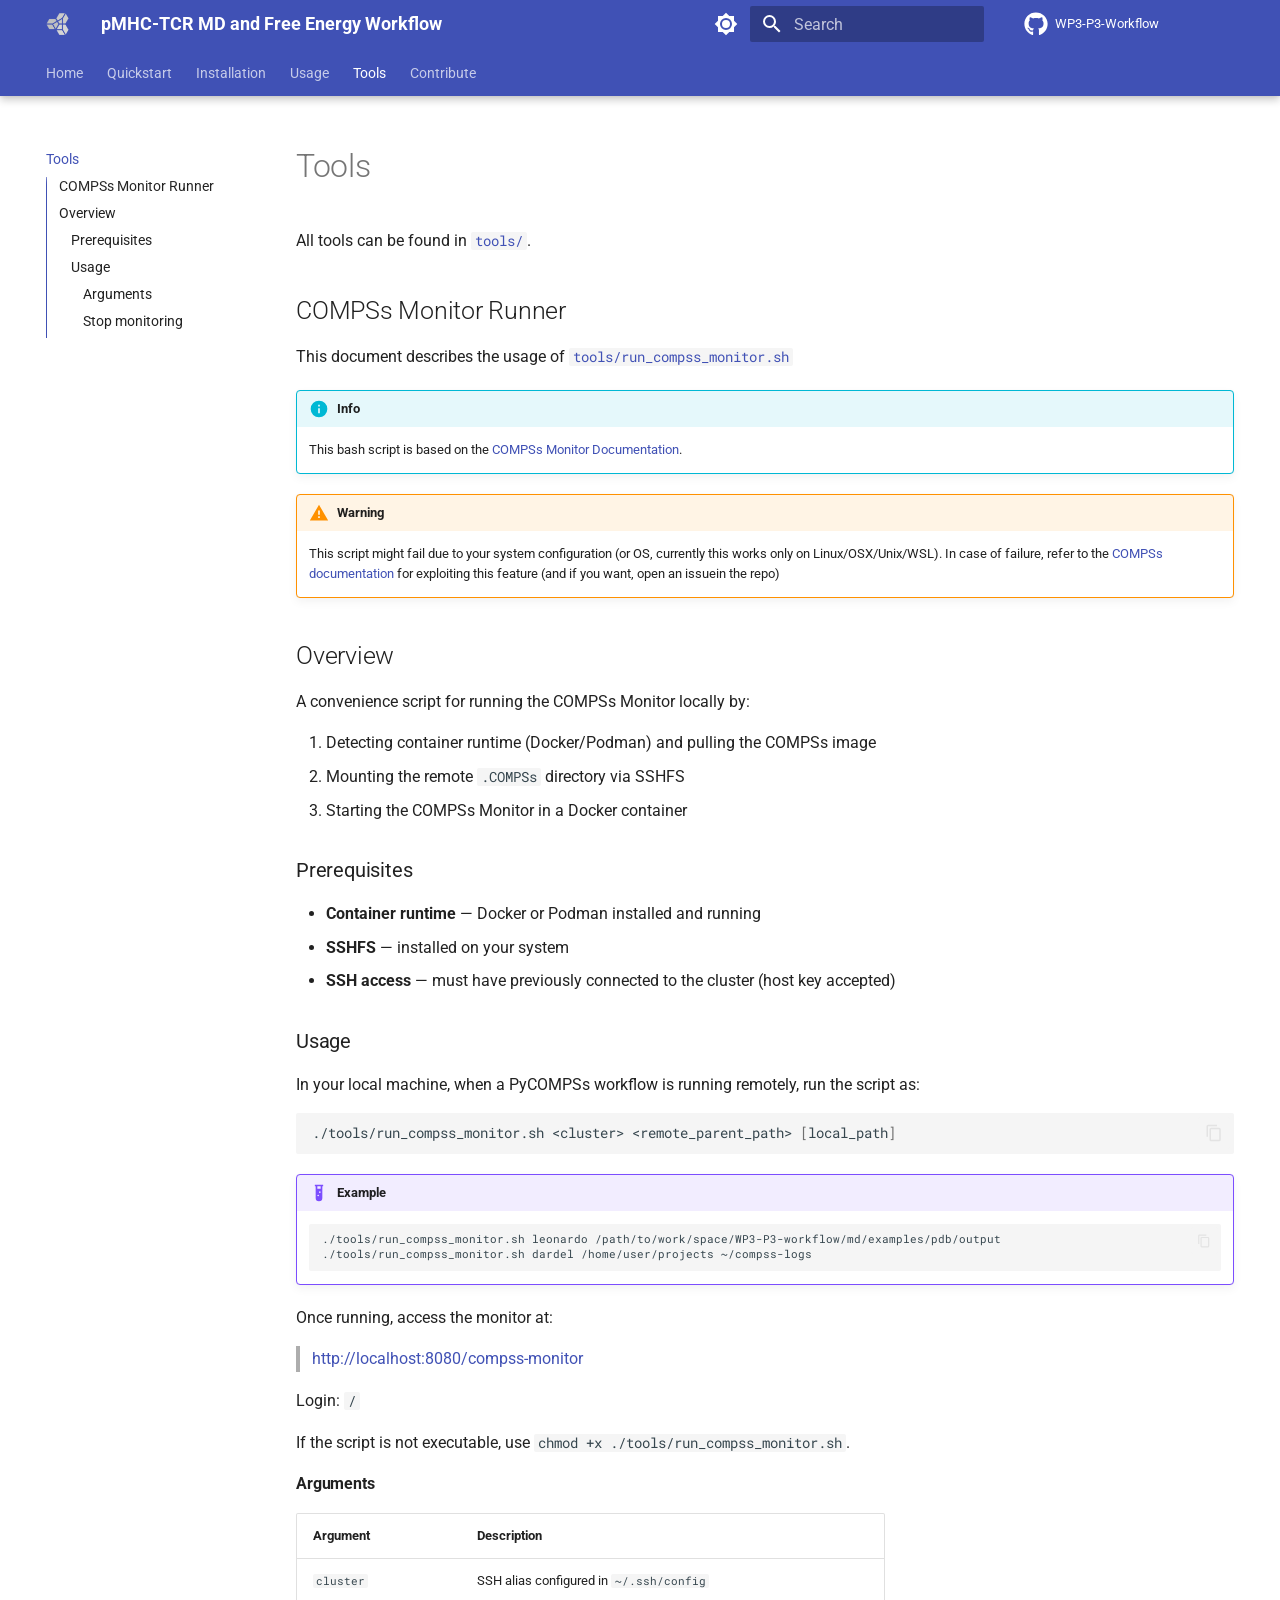
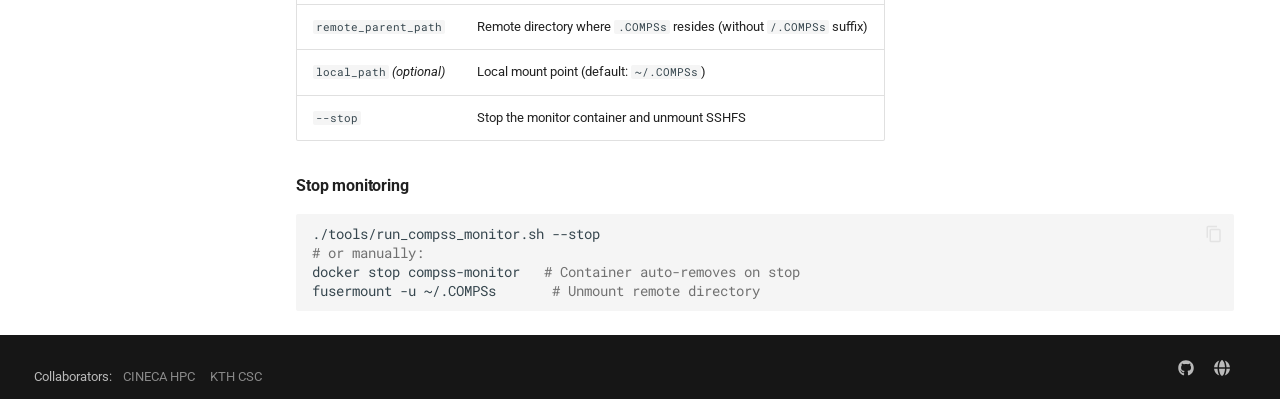
<file: tools/index.html>
<!doctype html>
<html lang="en" class="no-js">
  <head>
    
      <meta charset="utf-8">
      <meta name="viewport" content="width=device-width,initial-scale=1">
      
      
      
        <link rel="canonical" href="https://GANANA-EU-INDIA.github.io/WP3-P3-Workflow/tools/">
      
      
        <link rel="prev" href="../workflow_setup_and_usage/">
      
      
        <link rel="next" href="../contributing/">
      
      
        
      
      
      <link rel="icon" href="../img/favicon.png">
      <meta name="generator" content="mkdocs-1.6.1, mkdocs-material-9.8.0">
    
    
      
        <title>Tools - pMHC-TCR MD and Free Energy Workflow</title>
      
    
    
      <link rel="stylesheet" href="../assets/stylesheets/main.57a0d79d.min.css">
      
        
        <link rel="stylesheet" href="../assets/stylesheets/palette.fb2fffe2.min.css">
      
      


    
    
      
    
    
      
        
        
        <link rel="preconnect" href="https://fonts.gstatic.com" crossorigin>
        <link rel="stylesheet" href="https://fonts.googleapis.com/css?family=Roboto:300,300i,400,400i,700,700i%7CRoboto+Mono:400,400i,700,700i&display=fallback">
        <style>:root{--md-text-font:"Roboto";--md-code-font:"Roboto Mono"}</style>
      
    
    
      <link rel="stylesheet" href="../stylesheets/footer-extra.css">
    
    <script>__md_scope=new URL("..",location),__md_hash=e=>[...e].reduce(((e,_)=>(e<<5)-e+_.charCodeAt(0)),0),__md_get=(e,_=localStorage,t=__md_scope)=>JSON.parse(_.getItem(t.pathname+"."+e)),__md_set=(e,_,t=localStorage,a=__md_scope)=>{try{t.setItem(a.pathname+"."+e,JSON.stringify(_))}catch(e){}}</script>
    
      

    
    
  </head>
  
  
    
    
      
    
    
    
    
    <body dir="ltr" data-md-color-scheme="default" data-md-color-primary="indigo" data-md-color-accent="indigo">
  
    
    <input class="md-toggle" data-md-toggle="drawer" type="checkbox" id="__drawer" autocomplete="off">
    <input class="md-toggle" data-md-toggle="search" type="checkbox" id="__search" autocomplete="off">
    <label class="md-overlay" for="__drawer"></label>
    <div data-md-component="skip">
      
        
        <a href="#compss-monitor-runner" class="md-skip">
          Skip to content
        </a>
      
    </div>
    <div data-md-component="announce">
      
    </div>
    
    
      

  

<header class="md-header md-header--shadow md-header--lifted" data-md-component="header">
  <nav class="md-header__inner md-grid" aria-label="Header">
    <a href=".." title="pMHC-TCR MD and Free Energy Workflow" class="md-header__button md-logo" aria-label="pMHC-TCR MD and Free Energy Workflow" data-md-component="logo">
      
  <img src="../img/favicon.png" alt="logo">

    </a>
    <label class="md-header__button md-icon" for="__drawer">
      
      <svg xmlns="http://www.w3.org/2000/svg" viewBox="0 0 24 24"><path d="M3 6h18v2H3zm0 5h18v2H3zm0 5h18v2H3z"/></svg>
    </label>
    <div class="md-header__title" data-md-component="header-title">
      <div class="md-header__ellipsis">
        <div class="md-header__topic">
          <span class="md-ellipsis">
            pMHC-TCR MD and Free Energy Workflow
          </span>
        </div>
        <div class="md-header__topic" data-md-component="header-topic">
          <span class="md-ellipsis">
            
              Tools
            
          </span>
        </div>
      </div>
    </div>
    
      
        <form class="md-header__option" data-md-component="palette">
  
    
    
    
    <input class="md-option" data-md-color-media="" data-md-color-scheme="default" data-md-color-primary="indigo" data-md-color-accent="indigo"  aria-label="Dark mode"  type="radio" name="__palette" id="__palette_0">
    
      <label class="md-header__button md-icon" title="Dark mode" for="__palette_1" hidden>
        <svg xmlns="http://www.w3.org/2000/svg" viewBox="0 0 24 24"><path d="M12 8a4 4 0 0 0-4 4 4 4 0 0 0 4 4 4 4 0 0 0 4-4 4 4 0 0 0-4-4m0 10a6 6 0 0 1-6-6 6 6 0 0 1 6-6 6 6 0 0 1 6 6 6 6 0 0 1-6 6m8-9.31V4h-4.69L12 .69 8.69 4H4v4.69L.69 12 4 15.31V20h4.69L12 23.31 15.31 20H20v-4.69L23.31 12z"/></svg>
      </label>
    
  
    
    
    
    <input class="md-option" data-md-color-media="" data-md-color-scheme="slate" data-md-color-primary="indigo" data-md-color-accent="indigo"  aria-label="Light mode"  type="radio" name="__palette" id="__palette_1">
    
      <label class="md-header__button md-icon" title="Light mode" for="__palette_0" hidden>
        <svg xmlns="http://www.w3.org/2000/svg" viewBox="0 0 24 24"><path d="M12 18c-.89 0-1.74-.2-2.5-.55C11.56 16.5 13 14.42 13 12s-1.44-4.5-3.5-5.45C10.26 6.2 11.11 6 12 6a6 6 0 0 1 6 6 6 6 0 0 1-6 6m8-9.31V4h-4.69L12 .69 8.69 4H4v4.69L.69 12 4 15.31V20h4.69L12 23.31 15.31 20H20v-4.69L23.31 12z"/></svg>
      </label>
    
  
</form>
      
    
    
      <script>var palette=__md_get("__palette");if(palette&&palette.color){if("(prefers-color-scheme)"===palette.color.media){var media=matchMedia("(prefers-color-scheme: light)"),input=document.querySelector(media.matches?"[data-md-color-media='(prefers-color-scheme: light)']":"[data-md-color-media='(prefers-color-scheme: dark)']");palette.color.media=input.getAttribute("data-md-color-media"),palette.color.scheme=input.getAttribute("data-md-color-scheme"),palette.color.primary=input.getAttribute("data-md-color-primary"),palette.color.accent=input.getAttribute("data-md-color-accent")}for(var[key,value]of Object.entries(palette.color))document.body.setAttribute("data-md-color-"+key,value)}</script>
    
    
    
      
      
        <label class="md-header__button md-icon" for="__search">
          
          <svg xmlns="http://www.w3.org/2000/svg" viewBox="0 0 24 24"><path d="M9.5 3A6.5 6.5 0 0 1 16 9.5c0 1.61-.59 3.09-1.56 4.23l.27.27h.79l5 5-1.5 1.5-5-5v-.79l-.27-.27A6.52 6.52 0 0 1 9.5 16 6.5 6.5 0 0 1 3 9.5 6.5 6.5 0 0 1 9.5 3m0 2C7 5 5 7 5 9.5S7 14 9.5 14 14 12 14 9.5 12 5 9.5 5"/></svg>
        </label>
        <div class="md-search" data-md-component="search" role="dialog">
  <label class="md-search__overlay" for="__search"></label>
  <div class="md-search__inner" role="search">
    <form class="md-search__form" name="search">
      <input type="text" class="md-search__input" name="query" aria-label="Search" placeholder="Search" autocapitalize="off" autocorrect="off" autocomplete="off" spellcheck="false" data-md-component="search-query" required>
      <label class="md-search__icon md-icon" for="__search">
        
        <svg xmlns="http://www.w3.org/2000/svg" viewBox="0 0 24 24"><path d="M9.5 3A6.5 6.5 0 0 1 16 9.5c0 1.61-.59 3.09-1.56 4.23l.27.27h.79l5 5-1.5 1.5-5-5v-.79l-.27-.27A6.52 6.52 0 0 1 9.5 16 6.5 6.5 0 0 1 3 9.5 6.5 6.5 0 0 1 9.5 3m0 2C7 5 5 7 5 9.5S7 14 9.5 14 14 12 14 9.5 12 5 9.5 5"/></svg>
        
        <svg xmlns="http://www.w3.org/2000/svg" viewBox="0 0 24 24"><path d="M20 11v2H8l5.5 5.5-1.42 1.42L4.16 12l7.92-7.92L13.5 5.5 8 11z"/></svg>
      </label>
      <nav class="md-search__options" aria-label="Search">
        
        <button type="reset" class="md-search__icon md-icon" title="Clear" aria-label="Clear" tabindex="-1">
          
          <svg xmlns="http://www.w3.org/2000/svg" viewBox="0 0 24 24"><path d="M19 6.41 17.59 5 12 10.59 6.41 5 5 6.41 10.59 12 5 17.59 6.41 19 12 13.41 17.59 19 19 17.59 13.41 12z"/></svg>
        </button>
      </nav>
      
        <div class="md-search__suggest" data-md-component="search-suggest"></div>
      
    </form>
    <div class="md-search__output">
      <div class="md-search__scrollwrap" tabindex="0" data-md-scrollfix>
        <div class="md-search-result" data-md-component="search-result">
          <div class="md-search-result__meta">
            Initializing search
          </div>
          <ol class="md-search-result__list" role="presentation"></ol>
        </div>
      </div>
    </div>
  </div>
</div>
      
    
    
      <div class="md-header__source">
        <a href="https://github.com/GANANA-EU-INDIA/WP3-P3-Workflow" title="Go to repository" class="md-source" data-md-component="source">
  <div class="md-source__icon md-icon">
    
    <svg xmlns="http://www.w3.org/2000/svg" viewBox="0 0 512 512"><!--! Font Awesome Free 7.1.0 by @fontawesome - https://fontawesome.com License - https://fontawesome.com/license/free (Icons: CC BY 4.0, Fonts: SIL OFL 1.1, Code: MIT License) Copyright 2025 Fonticons, Inc.--><path d="M173.9 397.4c0 2-2.3 3.6-5.2 3.6-3.3.3-5.6-1.3-5.6-3.6 0-2 2.3-3.6 5.2-3.6 3-.3 5.6 1.3 5.6 3.6m-31.1-4.5c-.7 2 1.3 4.3 4.3 4.9 2.6 1 5.6 0 6.2-2s-1.3-4.3-4.3-5.2c-2.6-.7-5.5.3-6.2 2.3m44.2-1.7c-2.9.7-4.9 2.6-4.6 4.9.3 2 2.9 3.3 5.9 2.6 2.9-.7 4.9-2.6 4.6-4.6-.3-1.9-3-3.2-5.9-2.9M252.8 8C114.1 8 8 113.3 8 252c0 110.9 69.8 205.8 169.5 239.2 12.8 2.3 17.3-5.6 17.3-12.1 0-6.2-.3-40.4-.3-61.4 0 0-70 15-84.7-29.8 0 0-11.4-29.1-27.8-36.6 0 0-22.9-15.7 1.6-15.4 0 0 24.9 2 38.6 25.8 21.9 38.6 58.6 27.5 72.9 20.9 2.3-16 8.8-27.1 16-33.7-55.9-6.2-112.3-14.3-112.3-110.5 0-27.5 7.6-41.3 23.6-58.9-2.6-6.5-11.1-33.3 2.6-67.9 20.9-6.5 69 27 69 27 20-5.6 41.5-8.5 62.8-8.5s42.8 2.9 62.8 8.5c0 0 48.1-33.6 69-27 13.7 34.7 5.2 61.4 2.6 67.9 16 17.7 25.8 31.5 25.8 58.9 0 96.5-58.9 104.2-114.8 110.5 9.2 7.9 17 22.9 17 46.4 0 33.7-.3 75.4-.3 83.6 0 6.5 4.6 14.4 17.3 12.1C436.2 457.8 504 362.9 504 252 504 113.3 391.5 8 252.8 8M105.2 352.9c-1.3 1-1 3.3.7 5.2 1.6 1.6 3.9 2.3 5.2 1 1.3-1 1-3.3-.7-5.2-1.6-1.6-3.9-2.3-5.2-1m-10.8-8.1c-.7 1.3.3 2.9 2.3 3.9 1.6 1 3.6.7 4.3-.7.7-1.3-.3-2.9-2.3-3.9-2-.6-3.6-.3-4.3.7m32.4 35.6c-1.6 1.3-1 4.3 1.3 6.2 2.3 2.3 5.2 2.6 6.5 1 1.3-1.3.7-4.3-1.3-6.2-2.2-2.3-5.2-2.6-6.5-1m-11.4-14.7c-1.6 1-1.6 3.6 0 5.9s4.3 3.3 5.6 2.3c1.6-1.3 1.6-3.9 0-6.2-1.4-2.3-4-3.3-5.6-2"/></svg>
  </div>
  <div class="md-source__repository">
    WP3-P3-Workflow
  </div>
</a>
      </div>
    
  </nav>
  
    
      
<nav class="md-tabs" aria-label="Tabs" data-md-component="tabs">
  <div class="md-grid">
    <ul class="md-tabs__list">
      
        
  
  
  
  
    <li class="md-tabs__item">
      <a href=".." class="md-tabs__link">
        
  
  
    
  
  Home

      </a>
    </li>
  

      
        
  
  
  
  
    <li class="md-tabs__item">
      <a href="../quickstart/" class="md-tabs__link">
        
  
  
    
  
  Quickstart

      </a>
    </li>
  

      
        
  
  
  
  
    
    
      <li class="md-tabs__item">
        <a href="../installation/" class="md-tabs__link">
          
  
  
  Installation

        </a>
      </li>
    
  

      
        
  
  
  
  
    <li class="md-tabs__item">
      <a href="../workflow_setup_and_usage/" class="md-tabs__link">
        
  
  
    
  
  Usage

      </a>
    </li>
  

      
        
  
  
  
    
  
  
    <li class="md-tabs__item md-tabs__item--active">
      <a href="./" class="md-tabs__link">
        
  
  
    
  
  Tools

      </a>
    </li>
  

      
        
  
  
  
  
    <li class="md-tabs__item">
      <a href="../contributing/" class="md-tabs__link">
        
  
  
    
  
  Contribute

      </a>
    </li>
  

      
    </ul>
  </div>
</nav>
    
  
</header>
    
    <div class="md-container" data-md-component="container">
      
      
        
      
      <main class="md-main" data-md-component="main">
        <div class="md-main__inner md-grid">
          
            
              
              <div class="md-sidebar md-sidebar--primary" data-md-component="sidebar" data-md-type="navigation" >
                <div class="md-sidebar__scrollwrap">
                  <div class="md-sidebar__inner">
                    


  


  

<nav class="md-nav md-nav--primary md-nav--lifted md-nav--integrated" aria-label="Navigation" data-md-level="0">
  <label class="md-nav__title" for="__drawer">
    <a href=".." title="pMHC-TCR MD and Free Energy Workflow" class="md-nav__button md-logo" aria-label="pMHC-TCR MD and Free Energy Workflow" data-md-component="logo">
      
  <img src="../img/favicon.png" alt="logo">

    </a>
    pMHC-TCR MD and Free Energy Workflow
  </label>
  
    <div class="md-nav__source">
      <a href="https://github.com/GANANA-EU-INDIA/WP3-P3-Workflow" title="Go to repository" class="md-source" data-md-component="source">
  <div class="md-source__icon md-icon">
    
    <svg xmlns="http://www.w3.org/2000/svg" viewBox="0 0 512 512"><!--! Font Awesome Free 7.1.0 by @fontawesome - https://fontawesome.com License - https://fontawesome.com/license/free (Icons: CC BY 4.0, Fonts: SIL OFL 1.1, Code: MIT License) Copyright 2025 Fonticons, Inc.--><path d="M173.9 397.4c0 2-2.3 3.6-5.2 3.6-3.3.3-5.6-1.3-5.6-3.6 0-2 2.3-3.6 5.2-3.6 3-.3 5.6 1.3 5.6 3.6m-31.1-4.5c-.7 2 1.3 4.3 4.3 4.9 2.6 1 5.6 0 6.2-2s-1.3-4.3-4.3-5.2c-2.6-.7-5.5.3-6.2 2.3m44.2-1.7c-2.9.7-4.9 2.6-4.6 4.9.3 2 2.9 3.3 5.9 2.6 2.9-.7 4.9-2.6 4.6-4.6-.3-1.9-3-3.2-5.9-2.9M252.8 8C114.1 8 8 113.3 8 252c0 110.9 69.8 205.8 169.5 239.2 12.8 2.3 17.3-5.6 17.3-12.1 0-6.2-.3-40.4-.3-61.4 0 0-70 15-84.7-29.8 0 0-11.4-29.1-27.8-36.6 0 0-22.9-15.7 1.6-15.4 0 0 24.9 2 38.6 25.8 21.9 38.6 58.6 27.5 72.9 20.9 2.3-16 8.8-27.1 16-33.7-55.9-6.2-112.3-14.3-112.3-110.5 0-27.5 7.6-41.3 23.6-58.9-2.6-6.5-11.1-33.3 2.6-67.9 20.9-6.5 69 27 69 27 20-5.6 41.5-8.5 62.8-8.5s42.8 2.9 62.8 8.5c0 0 48.1-33.6 69-27 13.7 34.7 5.2 61.4 2.6 67.9 16 17.7 25.8 31.5 25.8 58.9 0 96.5-58.9 104.2-114.8 110.5 9.2 7.9 17 22.9 17 46.4 0 33.7-.3 75.4-.3 83.6 0 6.5 4.6 14.4 17.3 12.1C436.2 457.8 504 362.9 504 252 504 113.3 391.5 8 252.8 8M105.2 352.9c-1.3 1-1 3.3.7 5.2 1.6 1.6 3.9 2.3 5.2 1 1.3-1 1-3.3-.7-5.2-1.6-1.6-3.9-2.3-5.2-1m-10.8-8.1c-.7 1.3.3 2.9 2.3 3.9 1.6 1 3.6.7 4.3-.7.7-1.3-.3-2.9-2.3-3.9-2-.6-3.6-.3-4.3.7m32.4 35.6c-1.6 1.3-1 4.3 1.3 6.2 2.3 2.3 5.2 2.6 6.5 1 1.3-1.3.7-4.3-1.3-6.2-2.2-2.3-5.2-2.6-6.5-1m-11.4-14.7c-1.6 1-1.6 3.6 0 5.9s4.3 3.3 5.6 2.3c1.6-1.3 1.6-3.9 0-6.2-1.4-2.3-4-3.3-5.6-2"/></svg>
  </div>
  <div class="md-source__repository">
    WP3-P3-Workflow
  </div>
</a>
    </div>
  
  <ul class="md-nav__list" data-md-scrollfix>
    
      
      
  
  
  
  
    <li class="md-nav__item">
      <a href=".." class="md-nav__link">
        
  
  
  <span class="md-ellipsis">
    
  
    Home
  

    
  </span>
  
  

      </a>
    </li>
  

    
      
      
  
  
  
  
    <li class="md-nav__item">
      <a href="../quickstart/" class="md-nav__link">
        
  
  
  <span class="md-ellipsis">
    
  
    Quickstart
  

    
  </span>
  
  

      </a>
    </li>
  

    
      
      
  
  
  
  
    
    
    
    
      
      
    
    
    <li class="md-nav__item md-nav__item--nested">
      
        
        
        <input class="md-nav__toggle md-toggle " type="checkbox" id="__nav_3" >
        
          
          <label class="md-nav__link" for="__nav_3" id="__nav_3_label" tabindex="0">
            
  
  
  <span class="md-ellipsis">
    
  
    Installation
  

    
  </span>
  
  

            <span class="md-nav__icon md-icon"></span>
          </label>
        
        <nav class="md-nav" data-md-level="1" aria-labelledby="__nav_3_label" aria-expanded="false">
          <label class="md-nav__title" for="__nav_3">
            <span class="md-nav__icon md-icon"></span>
            
  
    Installation
  

          </label>
          <ul class="md-nav__list" data-md-scrollfix>
            
              
                
  
  
  
  
    <li class="md-nav__item">
      <a href="../installation/" class="md-nav__link">
        
  
  
  <span class="md-ellipsis">
    
  
    Overview
  

    
  </span>
  
  

      </a>
    </li>
  

              
            
              
                
  
  
  
  
    <li class="md-nav__item">
      <a href="../clusters/" class="md-nav__link">
        
  
  
  <span class="md-ellipsis">
    
  
    Clusters
  

    
  </span>
  
  

      </a>
    </li>
  

              
            
          </ul>
        </nav>
      
    </li>
  

    
      
      
  
  
  
  
    <li class="md-nav__item">
      <a href="../workflow_setup_and_usage/" class="md-nav__link">
        
  
  
  <span class="md-ellipsis">
    
  
    Usage
  

    
  </span>
  
  

      </a>
    </li>
  

    
      
      
  
  
    
  
  
  
    <li class="md-nav__item md-nav__item--active">
      
      <input class="md-nav__toggle md-toggle" type="checkbox" id="__toc">
      
      
      
        <label class="md-nav__link md-nav__link--active" for="__toc">
          
  
  
  <span class="md-ellipsis">
    
  
    Tools
  

    
  </span>
  
  

          <span class="md-nav__icon md-icon"></span>
        </label>
      
      <a href="./" class="md-nav__link md-nav__link--active">
        
  
  
  <span class="md-ellipsis">
    
  
    Tools
  

    
  </span>
  
  

      </a>
      
        

<nav class="md-nav md-nav--secondary" aria-label="Table of contents">
  
  
  
  
    <label class="md-nav__title" for="__toc">
      <span class="md-nav__icon md-icon"></span>
      Table of contents
    </label>
    <ul class="md-nav__list" data-md-component="toc" data-md-scrollfix>
      
        <li class="md-nav__item">
  <a href="#compss-monitor-runner" class="md-nav__link">
    <span class="md-ellipsis">
      
        COMPSs Monitor Runner
      
    </span>
  </a>
  
</li>
      
        <li class="md-nav__item">
  <a href="#overview" class="md-nav__link">
    <span class="md-ellipsis">
      
        Overview
      
    </span>
  </a>
  
    <nav class="md-nav" aria-label="Overview">
      <ul class="md-nav__list">
        
          <li class="md-nav__item">
  <a href="#prerequisites" class="md-nav__link">
    <span class="md-ellipsis">
      
        Prerequisites
      
    </span>
  </a>
  
</li>
        
          <li class="md-nav__item">
  <a href="#usage" class="md-nav__link">
    <span class="md-ellipsis">
      
        Usage
      
    </span>
  </a>
  
    <nav class="md-nav" aria-label="Usage">
      <ul class="md-nav__list">
        
          <li class="md-nav__item">
  <a href="#arguments" class="md-nav__link">
    <span class="md-ellipsis">
      
        Arguments
      
    </span>
  </a>
  
</li>
        
          <li class="md-nav__item">
  <a href="#stop-monitoring" class="md-nav__link">
    <span class="md-ellipsis">
      
        Stop monitoring
      
    </span>
  </a>
  
</li>
        
      </ul>
    </nav>
  
</li>
        
      </ul>
    </nav>
  
</li>
      
    </ul>
  
</nav>
      
    </li>
  

    
      
      
  
  
  
  
    <li class="md-nav__item">
      <a href="../contributing/" class="md-nav__link">
        
  
  
  <span class="md-ellipsis">
    
  
    Contribute
  

    
  </span>
  
  

      </a>
    </li>
  

    
  </ul>
</nav>
                  </div>
                </div>
              </div>
            
            
          
          
            <div class="md-content" data-md-component="content">
              
              <article class="md-content__inner md-typeset">
                
                  


  
  


  <h1>Tools</h1>

<p>All tools can be found in <a href="https://github.com/GANANA-EU-INDIA/WP3-P3-workflow/tree/main/tools"><code>tools/</code></a>.</p>
<h2 id="compss-monitor-runner">COMPSs Monitor Runner</h2>
<p>This document describes the usage of <a href="https://github.com/GANANA-EU-INDIA/WP3-P3-workflow/blob/main/tools/run_compss_monitor.sh"><code>tools/run_compss_monitor.sh</code></a></p>
<div class="admonition info">
<p class="admonition-title">Info</p>
<p>This bash script is based on the <a href="https://compss-doc.readthedocs.io/en/latest/Sections/04_Ecosystem/02_Monitor/02_Supercomputer.html">COMPSs Monitor Documentation</a>.</p>
</div>
<div class="admonition warning">
<p class="admonition-title">Warning</p>
<p>This script might fail due to your system configuration (or OS, currently this works only on Linux/OSX/Unix/WSL). In case of failure, refer to the <a href="https://compss-doc.readthedocs.io/en/latest/Sections/04_Ecosystem/02_Monitor/02_Supercomputer.html">COMPSs documentation</a> for exploiting this feature (and if you want, open an issuein the repo)</p>
</div>
<h2 id="overview">Overview</h2>
<p>A convenience script for running the COMPSs Monitor locally by:</p>
<ol>
<li>Detecting container runtime (Docker/Podman) and pulling the COMPSs image</li>
<li>Mounting the remote <code>.COMPSs</code> directory via SSHFS</li>
<li>Starting the COMPSs Monitor in a Docker container</li>
</ol>
<h3 id="prerequisites">Prerequisites</h3>
<ul>
<li><strong>Container runtime</strong> — Docker or Podman installed and running</li>
<li><strong>SSHFS</strong> — installed on your system</li>
<li><strong>SSH access</strong> — must have previously connected to the cluster (host key accepted)</li>
</ul>
<h3 id="usage">Usage</h3>
<p>In your local machine, when a PyCOMPSs workflow is running remotely, run the script as:</p>
<div class="highlight"><pre><span></span><code><a id="__codelineno-0-1" name="__codelineno-0-1" href="#__codelineno-0-1"></a>./tools/run_compss_monitor.sh<span class="w"> </span>&lt;cluster&gt;<span class="w"> </span>&lt;remote_parent_path&gt;<span class="w"> </span><span class="o">[</span>local_path<span class="o">]</span>
</code></pre></div>
<div class="admonition example">
<p class="admonition-title">Example</p>
<div class="highlight"><pre><span></span><code><a id="__codelineno-1-1" name="__codelineno-1-1" href="#__codelineno-1-1"></a>./tools/run_compss_monitor.sh<span class="w"> </span>leonardo<span class="w"> </span>/path/to/work/space/WP3-P3-workflow/md/examples/pdb/output
<a id="__codelineno-1-2" name="__codelineno-1-2" href="#__codelineno-1-2"></a>./tools/run_compss_monitor.sh<span class="w"> </span>dardel<span class="w"> </span>/home/user/projects<span class="w"> </span>~/compss-logs
</code></pre></div>
</div>
<p>Once running, access the monitor at:</p>
<blockquote>
<p><a href="http://localhost:8080/compss-monitor">http://localhost:8080/compss-monitor</a></p>
</blockquote>
<p>Login: <code>/</code></p>
<p>If the script is not executable, use <code>chmod +x ./tools/run_compss_monitor.sh</code>.</p>
<h4 id="arguments">Arguments</h4>
<table>
<thead>
<tr>
<th>Argument</th>
<th>Description</th>
</tr>
</thead>
<tbody>
<tr>
<td><code>cluster</code></td>
<td>SSH alias configured in <code>~/.ssh/config</code></td>
</tr>
<tr>
<td><code>remote_parent_path</code></td>
<td>Remote directory where <code>.COMPSs</code> resides (without <code>/.COMPSs</code> suffix)</td>
</tr>
<tr>
<td><code>local_path</code> <em>(optional)</em></td>
<td>Local mount point (default: <code>~/.COMPSs</code>)</td>
</tr>
<tr>
<td><code>--stop</code></td>
<td>Stop the monitor container and unmount SSHFS</td>
</tr>
</tbody>
</table>
<h4 id="stop-monitoring">Stop monitoring</h4>
<div class="highlight"><pre><span></span><code><a id="__codelineno-2-1" name="__codelineno-2-1" href="#__codelineno-2-1"></a>./tools/run_compss_monitor.sh<span class="w"> </span>--stop
<a id="__codelineno-2-2" name="__codelineno-2-2" href="#__codelineno-2-2"></a><span class="c1"># or manually:</span>
<a id="__codelineno-2-3" name="__codelineno-2-3" href="#__codelineno-2-3"></a>docker<span class="w"> </span>stop<span class="w"> </span>compss-monitor<span class="w">   </span><span class="c1"># Container auto-removes on stop</span>
<a id="__codelineno-2-4" name="__codelineno-2-4" href="#__codelineno-2-4"></a>fusermount<span class="w"> </span>-u<span class="w"> </span>~/.COMPSs<span class="w">       </span><span class="c1"># Unmount remote directory</span>
</code></pre></div>












                
              </article>
            </div>
          
          
<script>var target=document.getElementById(location.hash.slice(1));target&&target.name&&(target.checked=target.name.startsWith("__tabbed_"))</script>
        </div>
        
          <button type="button" class="md-top md-icon" data-md-component="top" hidden>
  
  <svg xmlns="http://www.w3.org/2000/svg" viewBox="0 0 24 24"><path d="M13 20h-2V8l-5.5 5.5-1.42-1.42L12 4.16l7.92 7.92-1.42 1.42L13 8z"/></svg>
  Back to top
</button>
        
      </main>
      
        
<footer class="md-footer">
  

  <div class="md-footer-meta md-typeset">
    <div class="md-footer-meta__inner md-grid">
      <div class="md-footer-left">
        <div class="md-copyright">
  
  
</div>
        <div class="md-footer-collaborators">
          <span class="md-footer-collaborators__label">Collaborators:</span>
          <a href="https://www.hpc.cineca.it/" target="_blank" rel="noopener">CINECA HPC</a>
          <a href="https://www.kth.se/kcsc" target="_blank" rel="noopener">KTH CSC</a>
        </div>
      </div>
      
        
<div class="md-social">
  
    
    
    
    
    <a href="https://github.com/GANANA-EU-INDIA" target="_blank" rel="noopener" title="Github Repo" class="md-social__link">
      <svg xmlns="http://www.w3.org/2000/svg" viewBox="0 0 512 512"><!--! Font Awesome Free 7.1.0 by @fontawesome - https://fontawesome.com License - https://fontawesome.com/license/free (Icons: CC BY 4.0, Fonts: SIL OFL 1.1, Code: MIT License) Copyright 2025 Fonticons, Inc.--><path d="M173.9 397.4c0 2-2.3 3.6-5.2 3.6-3.3.3-5.6-1.3-5.6-3.6 0-2 2.3-3.6 5.2-3.6 3-.3 5.6 1.3 5.6 3.6m-31.1-4.5c-.7 2 1.3 4.3 4.3 4.9 2.6 1 5.6 0 6.2-2s-1.3-4.3-4.3-5.2c-2.6-.7-5.5.3-6.2 2.3m44.2-1.7c-2.9.7-4.9 2.6-4.6 4.9.3 2 2.9 3.3 5.9 2.6 2.9-.7 4.9-2.6 4.6-4.6-.3-1.9-3-3.2-5.9-2.9M252.8 8C114.1 8 8 113.3 8 252c0 110.9 69.8 205.8 169.5 239.2 12.8 2.3 17.3-5.6 17.3-12.1 0-6.2-.3-40.4-.3-61.4 0 0-70 15-84.7-29.8 0 0-11.4-29.1-27.8-36.6 0 0-22.9-15.7 1.6-15.4 0 0 24.9 2 38.6 25.8 21.9 38.6 58.6 27.5 72.9 20.9 2.3-16 8.8-27.1 16-33.7-55.9-6.2-112.3-14.3-112.3-110.5 0-27.5 7.6-41.3 23.6-58.9-2.6-6.5-11.1-33.3 2.6-67.9 20.9-6.5 69 27 69 27 20-5.6 41.5-8.5 62.8-8.5s42.8 2.9 62.8 8.5c0 0 48.1-33.6 69-27 13.7 34.7 5.2 61.4 2.6 67.9 16 17.7 25.8 31.5 25.8 58.9 0 96.5-58.9 104.2-114.8 110.5 9.2 7.9 17 22.9 17 46.4 0 33.7-.3 75.4-.3 83.6 0 6.5 4.6 14.4 17.3 12.1C436.2 457.8 504 362.9 504 252 504 113.3 391.5 8 252.8 8M105.2 352.9c-1.3 1-1 3.3.7 5.2 1.6 1.6 3.9 2.3 5.2 1 1.3-1 1-3.3-.7-5.2-1.6-1.6-3.9-2.3-5.2-1m-10.8-8.1c-.7 1.3.3 2.9 2.3 3.9 1.6 1 3.6.7 4.3-.7.7-1.3-.3-2.9-2.3-3.9-2-.6-3.6-.3-4.3.7m32.4 35.6c-1.6 1.3-1 4.3 1.3 6.2 2.3 2.3 5.2 2.6 6.5 1 1.3-1.3.7-4.3-1.3-6.2-2.2-2.3-5.2-2.6-6.5-1m-11.4-14.7c-1.6 1-1.6 3.6 0 5.9s4.3 3.3 5.6 2.3c1.6-1.3 1.6-3.9 0-6.2-1.4-2.3-4-3.3-5.6-2"/></svg>
    </a>
  
    
    
    
    
    <a href="https://ganana.eu/" target="_blank" rel="noopener" title="ganana.eu" class="md-social__link">
      <svg xmlns="http://www.w3.org/2000/svg" viewBox="0 0 512 512"><!--! Font Awesome Free 7.1.0 by @fontawesome - https://fontawesome.com License - https://fontawesome.com/license/free (Icons: CC BY 4.0, Fonts: SIL OFL 1.1, Code: MIT License) Copyright 2025 Fonticons, Inc.--><path d="M351.9 280H161c2.9 64.5 17.2 123.9 37.5 167.4 11.4 24.5 23.7 41.8 35.1 52.4 11.2 10.5 18.9 12.2 22.9 12.2s11.7-1.7 22.9-12.2c11.4-10.6 23.7-28 35.1-52.4 20.3-43.5 34.6-102.9 37.5-167.4zm-191-48h190.9c-2.8-64.5-17.1-123.9-37.4-167.4-11.4-24.4-23.7-41.8-35.1-52.4C268.1 1.7 260.4 0 256.4 0s-11.7 1.7-22.9 12.2c-11.4 10.6-23.7 28-35.1 52.4-20.3 43.5-34.6 102.9-37.5 167.4m-48 0c3.5-85.6 25.6-165.1 57.9-217.3C78.7 47.3 10.9 131.2 1.5 232zM1.5 280c9.4 100.8 77.2 184.7 169.3 217.3-32.3-52.2-54.4-131.7-57.9-217.3zm398.4 0c-3.5 85.6-25.6 165.1-57.9 217.3 92.1-32.7 159.9-116.5 169.3-217.3zm111.4-48C501.9 131.2 434.1 47.3 342 14.7c32.3 52.2 54.4 131.7 57.9 217.3z"/></svg>
    </a>
  
</div>
      
    </div>
  </div>
</footer>
      
    </div>
    <div class="md-dialog" data-md-component="dialog">
      <div class="md-dialog__inner md-typeset"></div>
    </div>
    
    
    
      
      
      <script id="__config" type="application/json">{"annotate": null, "base": "..", "features": ["search", "search.highlight", "search.suggest", "content.code.copy", "toc.integrate", "navigation.tabs", "navigation.tabs.sticky", "navigation.top"], "search": "../assets/javascripts/workers/search.a7633da7.min.js", "tags": null, "translations": {"clipboard.copied": "Copied to clipboard", "clipboard.copy": "Copy to clipboard", "search.result.more.one": "1 more on this page", "search.result.more.other": "# more on this page", "search.result.none": "No matching documents", "search.result.one": "1 matching document", "search.result.other": "# matching documents", "search.result.placeholder": "Type to start searching", "search.result.term.missing": "Missing", "select.version": "Select version"}, "version": null}</script>
    
    
      <script src="../assets/javascripts/bundle.c21346df.min.js"></script>
      
    
  </body>
</html>
</file>
<file: stylesheets/footer-extra.css>
.md-footer-meta__inner {
  align-items: center; /* vertically centers the two columns against each other */
}

.md-footer-left {
  display: flex;
  flex-direction: column;
  justify-content: center;
  gap: .2rem;
}

.md-footer-collaborators {
  font-size: .64rem;
  opacity: .7;
}

.md-footer-collaborators__label {
  margin-right: .4rem;
}

.md-footer-collaborators a {
  color: inherit;
  margin-right: .6rem;
}

.md-footer-collaborators a:last-child {
  margin-right: 0;
}
</file>
<file: assets/stylesheets/main.57a0d79d.min.css>
@charset "UTF-8";html{box-sizing:border-box;-webkit-text-size-adjust:none;-moz-text-size-adjust:none;text-size-adjust:none}*,:after,:before{box-sizing:inherit}@media(prefers-reduced-motion){*,:after,:before{transition:none!important}}body{margin:0;-webkit-font-smoothing:antialiased;-moz-osx-font-smoothing:grayscale;--md-text-font-family:var(--md-text-font, _),
    -apple-system, BlinkMacSystemFont, Helvetica, Arial, sans-serif;--md-code-font-family:var(--md-code-font, _),
    SFMono-Regular, Consolas, Menlo, monospace}.md-typeset code:not(.focus-visible),a,button,input,label{-webkit-tap-highlight-color:transparent}a{color:inherit;text-decoration:none}hr{box-sizing:initial;display:block;height:.05rem;padding:0;overflow:visible;border:0}small{font-size:80%}sub,sup{line-height:1em}img{border-style:none}table{border-spacing:0;border-collapse:initial}td,th{font-weight:400;vertical-align:top}button{padding:0;margin:0;font-family:inherit;font-size:inherit;background:#0000;border:0}input{border:0;outline:none}:root{--md-primary-fg-color:#4051b5;--md-primary-fg-color--light:#5d6cc0;--md-primary-fg-color--dark:#303fa1;--md-primary-bg-color:#fff;--md-primary-bg-color--light:#ffffffb3;--md-accent-fg-color:#526cfe;--md-accent-fg-color--transparent:#526cfe1a;--md-accent-bg-color:#fff;--md-accent-bg-color--light:#ffffffb3;--md-typeset-table-sort-icon:url("data:image/svg+xml;charset=utf-8,<svg xmlns='http://www.w3.org/2000/svg' viewBox='0 0 24 24'><path d='m18 21-4-4h3V7h-3l4-4 4 4h-3v10h3M2 19v-2h10v2M2 13v-2h7v2M2 7V5h4v2z'/></svg>");--md-typeset-table-sort-icon--asc:url("data:image/svg+xml;charset=utf-8,<svg xmlns='http://www.w3.org/2000/svg' viewBox='0 0 24 24'><path d='M19 17h3l-4 4-4-4h3V3h2M2 17h10v2H2M6 5v2H2V5m0 6h7v2H2z'/></svg>");--md-typeset-table-sort-icon--desc:url("data:image/svg+xml;charset=utf-8,<svg xmlns='http://www.w3.org/2000/svg' viewBox='0 0 24 24'><path d='M19 7h3l-4-4-4 4h3v14h2M2 17h10v2H2M6 5v2H2V5m0 6h7v2H2z'/></svg>")}[data-md-color-scheme=default]{color-scheme:light}[data-md-color-scheme=default] img[src$="#gh-dark-mode-only"],[data-md-color-scheme=default] img[src$="#only-dark"]{display:none}:root,[data-md-color-scheme=default]{--md-hue:225deg;--md-default-fg-color:#000000de;--md-default-fg-color--light:#0000008a;--md-default-fg-color--lighter:#00000052;--md-default-fg-color--lightest:#00000012;--md-default-bg-color:#fff;--md-default-bg-color--light:#ffffffb3;--md-default-bg-color--lighter:#ffffff4d;--md-default-bg-color--lightest:#ffffff1f;--md-code-fg-color:#36464e;--md-code-bg-color:#f5f5f5;--md-code-bg-color--light:#f5f5f5b3;--md-code-bg-color--lighter:#f5f5f54d;--md-code-hl-color:#4287ff;--md-code-hl-color--light:#4287ff1a;--md-code-hl-number-color:#d52a2a;--md-code-hl-special-color:#db1457;--md-code-hl-function-color:#a846b9;--md-code-hl-constant-color:#6e59d9;--md-code-hl-keyword-color:#3f6ec6;--md-code-hl-string-color:#1c7d4d;--md-code-hl-name-color:var(--md-code-fg-color);--md-code-hl-operator-color:var(--md-default-fg-color--light);--md-code-hl-punctuation-color:var(--md-default-fg-color--light);--md-code-hl-comment-color:var(--md-default-fg-color--light);--md-code-hl-generic-color:var(--md-default-fg-color--light);--md-code-hl-variable-color:var(--md-default-fg-color--light);--md-typeset-color:var(--md-default-fg-color);--md-typeset-a-color:var(--md-primary-fg-color);--md-typeset-del-color:#f5503d26;--md-typeset-ins-color:#0bd57026;--md-typeset-kbd-color:#fafafa;--md-typeset-kbd-accent-color:#fff;--md-typeset-kbd-border-color:#b8b8b8;--md-typeset-mark-color:#ffff0080;--md-typeset-table-color:#0000001f;--md-typeset-table-color--light:#00000009;--md-admonition-fg-color:var(--md-default-fg-color);--md-admonition-bg-color:var(--md-default-bg-color);--md-warning-fg-color:#000000de;--md-warning-bg-color:#ff9;--md-footer-fg-color:#fff;--md-footer-fg-color--light:#ffffffb3;--md-footer-fg-color--lighter:#ffffff73;--md-footer-bg-color:#000000de;--md-footer-bg-color--dark:#00000052;--md-shadow-z1:0 0.2rem 0.5rem #0000000d,
    0 0 0.05rem #0000001a;--md-shadow-z2:0 0.2rem 0.5rem #0000001a,
    0 0 0.05rem #00000040;--md-shadow-z3:0 0.2rem 0.5rem #0003,
    0 0 0.05rem #00000059}.md-icon svg{display:block;width:1.2rem;height:1.2rem;fill:currentcolor}aside,body,input{font-family:var(--md-text-font-family);font-feature-settings:"kern","liga";color:var(--md-typeset-color)}code,kbd,pre{font-family:var(--md-code-font-family);font-feature-settings:"kern"}.md-typeset{font-size:.8rem;line-height:1.6;overflow-wrap:break-word;-webkit-print-color-adjust:exact;color-adjust:exact}@media print{.md-typeset{font-size:.68rem}.md-typeset code,.md-typeset kbd,.md-typeset pre{white-space:pre-wrap}}.md-typeset blockquote,.md-typeset dl,.md-typeset figure,.md-typeset ol,.md-typeset pre,.md-typeset ul{margin-top:1em;margin-bottom:1em}.md-typeset h1{margin:0 0 1.25em;font-size:2em;line-height:1.3;color:var(--md-default-fg-color--light)}.md-typeset h1,.md-typeset h2{font-weight:300;letter-spacing:-.01em}.md-typeset h2{margin:1.6em 0 .64em;font-size:1.5625em;line-height:1.4}.md-typeset h3{margin:1.6em 0 .8em;font-size:1.25em;font-weight:400;line-height:1.5;letter-spacing:-.01em}.md-typeset h2+h3{margin-top:.8em}.md-typeset h4{margin:1em 0;font-weight:700;letter-spacing:-.01em}.md-typeset h5,.md-typeset h6{margin:1.25em 0;font-size:.8em;font-weight:700;color:var(--md-default-fg-color--light);letter-spacing:-.01em}.md-typeset h5{text-transform:uppercase}.md-typeset h5 code{text-transform:none}.md-typeset hr{display:flow-root;margin:1.5em 0;border-bottom:.05rem solid var(--md-default-fg-color--lightest)}.md-typeset a{color:var(--md-typeset-a-color);word-break:break-word}.md-typeset a,.md-typeset a:before{transition:color 125ms}.md-typeset a:focus,.md-typeset a:hover{color:var(--md-accent-fg-color)}.md-typeset a:focus code,.md-typeset a:hover code{color:var(--md-accent-fg-color);background-color:var(--md-accent-fg-color--transparent)}.md-typeset a code{color:var(--md-typeset-a-color)}.md-typeset a.focus-visible{outline-color:var(--md-accent-fg-color);outline-offset:.2rem}.md-typeset code,.md-typeset kbd,.md-typeset pre{font-variant-ligatures:none;color:var(--md-code-fg-color);direction:ltr;transition:background-color 125ms}.md-typeset code{padding:0 .2941176471em;font-size:.85em;word-break:break-word;background-color:var(--md-code-bg-color);border-radius:.1rem;-webkit-box-decoration-break:clone;box-decoration-break:clone;transition:color 125ms,background-color 125ms}.md-typeset code:not(.focus-visible){outline:none}.md-typeset pre{position:relative;display:flow-root;line-height:1.4}.md-typeset pre>code{display:block;padding:.7720588235em 1.1764705882em;margin:0;overflow:auto;word-break:normal;touch-action:auto;scrollbar-color:var(--md-default-fg-color--lighter) #0000;scrollbar-width:thin;outline-color:var(--md-accent-fg-color);box-shadow:none;-webkit-box-decoration-break:slice;box-decoration-break:slice}.md-typeset pre>code:hover{scrollbar-color:var(--md-accent-fg-color) #0000}.md-typeset pre>code::-webkit-scrollbar{width:.2rem;height:.2rem}.md-typeset pre>code::-webkit-scrollbar-thumb{background-color:var(--md-default-fg-color--lighter)}.md-typeset pre>code::-webkit-scrollbar-thumb:hover{background-color:var(--md-accent-fg-color)}.md-typeset kbd{display:inline-block;padding:0 .6666666667em;font-size:.75em;color:var(--md-default-fg-color);word-break:break-word;vertical-align:text-top;background-color:var(--md-typeset-kbd-color);border-radius:.1rem;box-shadow:0 .1rem 0 .05rem var(--md-typeset-kbd-border-color),0 .1rem 0 var(--md-typeset-kbd-border-color),0 -.1rem .2rem var(--md-typeset-kbd-accent-color) inset}.md-typeset mark{color:inherit;word-break:break-word;background-color:var(--md-typeset-mark-color);-webkit-box-decoration-break:clone;box-decoration-break:clone}.md-typeset abbr{text-decoration:none;cursor:help}.md-typeset [data-preview],.md-typeset abbr{border-bottom:.05rem dotted var(--md-default-fg-color--light)}.md-typeset small{opacity:.75}[dir=ltr] .md-typeset sub,[dir=ltr] .md-typeset sup{margin-left:.078125em}[dir=rtl] .md-typeset sub,[dir=rtl] .md-typeset sup{margin-right:.078125em}[dir=ltr] .md-typeset blockquote{padding-left:.6rem;border-left:.2rem solid var(--md-default-fg-color--lighter)}[dir=rtl] .md-typeset blockquote{padding-right:.6rem;border-right:.2rem solid var(--md-default-fg-color--lighter)}.md-typeset blockquote{margin-left:0;margin-right:0;color:var(--md-default-fg-color--light)}.md-typeset ul{list-style-type:disc}.md-typeset ul[type]{list-style-type:revert-layer}[dir=ltr] .md-typeset ol,[dir=ltr] .md-typeset ol li ol,[dir=ltr] .md-typeset ol li ul,[dir=ltr] .md-typeset ul,[dir=ltr] .md-typeset ul li ol,[dir=ltr] .md-typeset ul li ul{margin-left:.625em}[dir=rtl] .md-typeset ol,[dir=rtl] .md-typeset ol li ol,[dir=rtl] .md-typeset ol li ul,[dir=rtl] .md-typeset ul,[dir=rtl] .md-typeset ul li ol,[dir=rtl] .md-typeset ul li ul{margin-right:.625em}.md-typeset ol,.md-typeset ul{padding:0}.md-typeset ol:not([hidden]),.md-typeset ul:not([hidden]){display:flow-root}.md-typeset ol ol,.md-typeset ul ol{list-style-type:lower-alpha}.md-typeset ol ol ol,.md-typeset ul ol ol{list-style-type:lower-roman}.md-typeset ol ol ol ol,.md-typeset ul ol ol ol{list-style-type:upper-alpha}.md-typeset ol ol ol ol ol,.md-typeset ul ol ol ol ol{list-style-type:upper-roman}.md-typeset ol[type],.md-typeset ul[type]{list-style-type:revert-layer}[dir=ltr] .md-typeset ol li,[dir=ltr] .md-typeset ul li{margin-left:1.25em}[dir=rtl] .md-typeset ol li,[dir=rtl] .md-typeset ul li{margin-right:1.25em}.md-typeset ol li,.md-typeset ul li{margin-bottom:.5em}.md-typeset ol li blockquote,.md-typeset ol li p,.md-typeset ul li blockquote,.md-typeset ul li p{margin:.5em 0}.md-typeset ol li:last-child,.md-typeset ul li:last-child{margin-bottom:0}.md-typeset ol li ol,.md-typeset ol li ul,.md-typeset ul li ol,.md-typeset ul li ul{margin-top:.5em;margin-bottom:.5em}[dir=ltr] .md-typeset dd{margin-left:1.875em}[dir=rtl] .md-typeset dd{margin-right:1.875em}.md-typeset dd{margin-top:1em;margin-bottom:1.5em}.md-typeset img,.md-typeset svg,.md-typeset video{max-width:100%;height:auto}.md-typeset img[align=left]{margin:1em 1em 1em 0}.md-typeset img[align=right]{margin:1em 0 1em 1em}.md-typeset img[align]:only-child{margin-top:0}.md-typeset figure{display:flow-root;width:fit-content;max-width:100%;margin:1em auto;text-align:center}.md-typeset figure img{display:block;margin:0 auto}.md-typeset figcaption{max-width:24rem;margin:1em auto;font-style:italic}.md-typeset iframe{max-width:100%}.md-typeset table:not([class]){display:inline-block;max-width:100%;overflow:auto;font-size:.64rem;touch-action:auto;background-color:var(--md-default-bg-color);border:.05rem solid var(--md-typeset-table-color);border-radius:.1rem}@media print{.md-typeset table:not([class]){display:table}}.md-typeset table:not([class])+*{margin-top:1.5em}.md-typeset table:not([class]) td>:first-child,.md-typeset table:not([class]) th>:first-child{margin-top:0}.md-typeset table:not([class]) td>:last-child,.md-typeset table:not([class]) th>:last-child{margin-bottom:0}.md-typeset table:not([class]) td:not([align]),.md-typeset table:not([class]) th:not([align]){text-align:left}[dir=rtl] .md-typeset table:not([class]) td:not([align]),[dir=rtl] .md-typeset table:not([class]) th:not([align]){text-align:right}.md-typeset table:not([class]) th{min-width:5rem;padding:.9375em 1.25em;font-weight:700;vertical-align:top}.md-typeset table:not([class]) td{padding:.9375em 1.25em;vertical-align:top;border-top:.05rem solid var(--md-typeset-table-color)}.md-typeset table:not([class]) tbody tr{transition:background-color 125ms}.md-typeset table:not([class]) tbody tr:hover{background-color:var(--md-typeset-table-color--light);box-shadow:0 .05rem 0 var(--md-default-bg-color) inset}.md-typeset table:not([class]) a{word-break:normal}.md-typeset table th[role=columnheader]{cursor:pointer}[dir=ltr] .md-typeset table th[role=columnheader]:after{margin-left:.5em}[dir=rtl] .md-typeset table th[role=columnheader]:after{margin-right:.5em}.md-typeset table th[role=columnheader]:after{display:inline-block;width:1.2em;height:1.2em;vertical-align:text-bottom;content:"";-webkit-mask-image:var(--md-typeset-table-sort-icon);mask-image:var(--md-typeset-table-sort-icon);-webkit-mask-repeat:no-repeat;mask-repeat:no-repeat;-webkit-mask-size:contain;mask-size:contain;transition:background-color 125ms}.md-typeset table th[role=columnheader]:hover:after{background-color:var(--md-default-fg-color--lighter)}.md-typeset table th[role=columnheader][aria-sort=ascending]:after{background-color:var(--md-default-fg-color--light);-webkit-mask-image:var(--md-typeset-table-sort-icon--asc);mask-image:var(--md-typeset-table-sort-icon--asc)}.md-typeset table th[role=columnheader][aria-sort=descending]:after{background-color:var(--md-default-fg-color--light);-webkit-mask-image:var(--md-typeset-table-sort-icon--desc);mask-image:var(--md-typeset-table-sort-icon--desc)}.md-typeset__scrollwrap{margin:1em -.8rem;overflow-x:auto;touch-action:auto}.md-typeset__table{display:inline-block;padding:0 .8rem;margin-bottom:.5em}@media print{.md-typeset__table{display:block}}html .md-typeset__table table{display:table;width:100%;margin:0;overflow:hidden}@media screen and (max-width:44.984375em){.md-content__inner>pre{margin:1em -.8rem}.md-content__inner>pre code{border-radius:0}}.md-typeset .md-author{position:relative;display:block;flex-shrink:0;width:1.6rem;height:1.6rem;overflow:hidden;border-radius:100%;transition:color 125ms,transform 125ms}.md-typeset .md-author img{display:block}.md-typeset .md-author--more{font-size:.6rem;font-weight:700;line-height:1.6rem;color:var(--md-default-fg-color--lighter);text-align:center;background:var(--md-default-fg-color--lightest)}.md-typeset .md-author--long{width:2.4rem;height:2.4rem}.md-typeset a.md-author{transform:scale(1)}.md-typeset a.md-author img{filter:grayscale(100%) opacity(75%);border-radius:100%;transition:filter 125ms}.md-typeset a.md-author:focus,.md-typeset a.md-author:hover{z-index:1;transform:scale(1.1)}.md-typeset a.md-author:focus img,.md-typeset a.md-author:hover img{filter:grayscale(0)}.md-banner{overflow:auto;color:var(--md-footer-fg-color);background-color:var(--md-footer-bg-color)}@media print{.md-banner{display:none}}.md-banner--warning{color:var(--md-warning-fg-color);background-color:var(--md-warning-bg-color)}.md-banner__inner{padding:0 .8rem;margin:.6rem auto;font-size:.7rem}[dir=ltr] .md-banner__button{float:right}[dir=rtl] .md-banner__button{float:left}.md-banner__button{color:inherit;cursor:pointer;transition:opacity .25s}.no-js .md-banner__button{display:none}.md-banner__button:hover{opacity:.7}html{height:100%;overflow-x:hidden;font-size:125%}@media screen and (min-width:100em){html{font-size:137.5%}}@media screen and (min-width:125em){html{font-size:150%}}body{position:relative;display:flex;flex-direction:column;width:100%;min-height:100%;font-size:.5rem;background-color:var(--md-default-bg-color)}@media print{body{display:block}}@media screen and (max-width:59.984375em){body[data-md-scrolllock]{position:fixed}}.md-grid{max-width:61rem;margin-left:auto;margin-right:auto}.md-container{display:flex;flex-grow:1;flex-direction:column}@media print{.md-container{display:block}}.md-main{flex-grow:1}.md-main__inner{display:flex;height:100%;margin-top:1.5rem}.md-ellipsis{overflow:hidden;text-overflow:ellipsis}.md-toggle{display:none}.md-option{position:absolute;width:0;height:0;opacity:0}.md-option:checked+label:not([hidden]){display:block}.md-option.focus-visible+label{outline-style:auto;outline-color:var(--md-accent-fg-color)}.md-skip{position:fixed;z-index:-1;padding:.3rem .5rem;margin:.5rem;font-size:.64rem;color:var(--md-default-bg-color);background-color:var(--md-default-fg-color);border-radius:.1rem;outline-color:var(--md-accent-fg-color);opacity:0;transform:translateY(.4rem)}.md-skip:focus{z-index:10;opacity:1;transition:transform .25s cubic-bezier(.4,0,.2,1),opacity 175ms 75ms;transform:translateY(0)}@page{margin:25mm}:root{--md-clipboard-icon:url("data:image/svg+xml;charset=utf-8,<svg xmlns='http://www.w3.org/2000/svg' viewBox='0 0 24 24'><path d='M19 21H8V7h11m0-2H8a2 2 0 0 0-2 2v14a2 2 0 0 0 2 2h11a2 2 0 0 0 2-2V7a2 2 0 0 0-2-2m-3-4H4a2 2 0 0 0-2 2v14h2V3h12z'/></svg>");--md-code-select-icon:url("data:image/svg+xml;charset=utf-8,<svg xmlns='http://www.w3.org/2000/svg' viewBox='0 0 24 24'><path d='M19 19h-4v2h4c1.1 0 2-.9 2-2v-4h-2m0-12h-4v2h4v4h2V5c0-1.1-.9-2-2-2M5 5h4V3H5c-1.1 0-2 .9-2 2v4h2m0 6H3v4c0 1.1.9 2 2 2h4v-2H5zm2-4h2v2H7zm4 0h2v2h-2zm4 0h2v2h-2zM7 7h2v2H7zm4 0h2v2h-2zm4 0h2v2h-2zm-8 8h2v2H7zm4 0h2v2h-2zm4 0h2v2h-2z'/></svg>");--md-code-copy-icon:url("data:image/svg+xml;charset=utf-8,<svg xmlns='http://www.w3.org/2000/svg' viewBox='0 0 24 24'><path d='M19 21H8V7h11m0-2H8a2 2 0 0 0-2 2v14a2 2 0 0 0 2 2h11a2 2 0 0 0 2-2V7a2 2 0 0 0-2-2m-3-4H4a2 2 0 0 0-2 2v14h2V3h12z'/></svg>")}.md-clipboard{z-index:1;width:1.5em;height:1.5em;color:var(--md-default-fg-color--lightest);cursor:pointer;border-radius:.1rem;outline-color:var(--md-accent-fg-color);outline-offset:.1rem;transition:color .25s}@media print{.md-clipboard{display:none}}.md-clipboard:not(.focus-visible){outline:none;-webkit-tap-highlight-color:transparent}:hover>.md-clipboard{color:var(--md-default-fg-color--light)}.md-clipboard:focus,.md-clipboard:hover{color:var(--md-accent-fg-color)}.md-clipboard:after{display:block;width:1.125em;height:1.125em;margin:0 auto;content:"";background-color:currentcolor;-webkit-mask-image:var(--md-clipboard-icon);mask-image:var(--md-clipboard-icon);-webkit-mask-repeat:no-repeat;mask-repeat:no-repeat;-webkit-mask-position:center;mask-position:center;-webkit-mask-size:contain;mask-size:contain}.md-clipboard--inline{cursor:pointer}.md-clipboard--inline code{transition:color .25s,background-color .25s}.md-clipboard--inline:focus code,.md-clipboard--inline:hover code{color:var(--md-accent-fg-color);background-color:var(--md-accent-fg-color--transparent)}.md-typeset .md-code__content{display:grid}.md-code__nav{position:absolute;top:.25em;right:.25em;z-index:1;display:flex;gap:.2rem;padding:.2rem;background-color:var(--md-code-bg-color--lighter);border-radius:.1rem;transition:background-color .25s}:hover>.md-code__nav{background-color:var(--md-code-bg-color--light)}.md-code__button{display:block;width:1.5em;height:1.5em;color:var(--md-default-fg-color--lightest);cursor:pointer;outline-color:var(--md-accent-fg-color);outline-offset:.1rem;transition:color .25s}:hover>*>.md-code__button{color:var(--md-default-fg-color--light)}.md-code__button.focus-visible,.md-code__button:hover{color:var(--md-accent-fg-color)}.md-code__button--active{color:var(--md-default-fg-color)!important}.md-code__button:after{display:block;width:1.125em;height:1.125em;margin:0 auto;content:"";background-color:currentcolor;-webkit-mask-repeat:no-repeat;mask-repeat:no-repeat;-webkit-mask-position:center;mask-position:center;-webkit-mask-size:contain;mask-size:contain}.md-code__button[data-md-type=select]:after{-webkit-mask-image:var(--md-code-select-icon);mask-image:var(--md-code-select-icon)}.md-code__button[data-md-type=copy]:after{-webkit-mask-image:var(--md-code-copy-icon);mask-image:var(--md-code-copy-icon)}@keyframes consent{0%{opacity:0;transform:translateY(100%)}to{opacity:1;transform:translateY(0)}}@keyframes overlay{0%{opacity:0}to{opacity:1}}.md-consent__overlay{position:fixed;top:0;z-index:5;width:100%;height:100%;background-color:#0000008a;-webkit-backdrop-filter:blur(.1rem);backdrop-filter:blur(.1rem);opacity:1;animation:overlay .25s both}.md-consent__inner{position:fixed;bottom:0;z-index:5;width:100%;max-height:100%;padding:0;overflow:auto;background-color:var(--md-default-bg-color);border:0;border-radius:.1rem;box-shadow:0 0 .2rem #0000001a,0 .2rem .4rem #0003;animation:consent .5s cubic-bezier(.1,.7,.1,1) both}.md-consent__form{padding:.8rem}.md-consent__settings{display:none;margin:1em 0}input:checked+.md-consent__settings{display:block}.md-consent__controls{margin-bottom:.8rem}.md-typeset .md-consent__controls .md-button{display:inline}@media screen and (max-width:44.984375em){.md-typeset .md-consent__controls .md-button{display:block;width:100%;margin-top:.4rem;text-align:center}}.md-consent label{cursor:pointer}.md-content{flex-grow:1;min-width:0}.md-content__inner{padding-top:.6rem;margin:0 .8rem 1.2rem}@media screen and (min-width:76.25em){[dir=ltr] .md-sidebar--primary:not([hidden])~.md-content>.md-content__inner,[dir=rtl] .md-sidebar--secondary:not([hidden])~.md-content>.md-content__inner{margin-left:1.2rem}[dir=ltr] .md-sidebar--secondary:not([hidden])~.md-content>.md-content__inner,[dir=rtl] .md-sidebar--primary:not([hidden])~.md-content>.md-content__inner{margin-right:1.2rem}}.md-content__inner:before{display:block;height:.4rem;content:""}.md-content__inner>:last-child{margin-bottom:0}[dir=ltr] .md-content__button{float:right;margin-left:.4rem}[dir=rtl] .md-content__button{float:left;margin-right:.4rem}.md-content__button{padding:0;margin:.4rem 0}@media print{.md-content__button{display:none}}.md-typeset .md-content__button{color:var(--md-default-fg-color--lighter)}.md-content__button svg{display:inline;vertical-align:top}[dir=rtl] .md-content__button svg{transform:scaleX(-1)}[dir=ltr] .md-dialog{right:.8rem}[dir=rtl] .md-dialog{left:.8rem}.md-dialog{position:fixed;bottom:.8rem;z-index:4;min-width:11.1rem;padding:.4rem .6rem;pointer-events:none;background-color:var(--md-default-fg-color);border-radius:.1rem;box-shadow:var(--md-shadow-z3);opacity:0;transition:transform 0s .4s,opacity .4s;transform:translateY(100%)}@media print{.md-dialog{display:none}}.md-dialog--active{pointer-events:auto;opacity:1;transition:transform .4s cubic-bezier(.075,.85,.175,1),opacity .4s;transform:translateY(0)}.md-dialog__inner{font-size:.7rem;color:var(--md-default-bg-color)}.md-feedback{margin:2em 0 1em;text-align:center}.md-feedback fieldset{padding:0;margin:0;border:none}.md-feedback__title{margin:1em auto;font-weight:700}.md-feedback__inner{position:relative}.md-feedback__list{position:relative;display:flex;flex-wrap:wrap;place-content:baseline center}.md-feedback__list:hover .md-icon:not(:disabled){color:var(--md-default-fg-color--lighter)}:disabled .md-feedback__list{min-height:1.8rem}.md-feedback__icon{flex-shrink:0;margin:0 .1rem;color:var(--md-default-fg-color--light);cursor:pointer;transition:color 125ms}.md-feedback__icon:not(:disabled).md-icon:hover{color:var(--md-accent-fg-color)}.md-feedback__icon:disabled{color:var(--md-default-fg-color--lightest);pointer-events:none}.md-feedback__note{position:relative;opacity:0;transition:transform .4s cubic-bezier(.1,.7,.1,1),opacity .15s;transform:translateY(.4rem)}.md-feedback__note>*{max-width:16rem;margin:0 auto}:disabled .md-feedback__note{opacity:1;transform:translateY(0)}@media print{.md-feedback,.md-footer{display:none}}.md-footer{color:var(--md-footer-fg-color);background-color:var(--md-footer-bg-color)}.md-footer__inner{justify-content:space-between;padding:.2rem;overflow:auto}.md-footer__inner:not([hidden]){display:flex}.md-footer__link{display:flex;flex-grow:.01;align-items:end;max-width:100%;margin-top:1rem;margin-bottom:.4rem;overflow:hidden;outline-color:var(--md-accent-fg-color);transition:opacity .25s}.md-footer__link:focus,.md-footer__link:hover{opacity:.7}[dir=rtl] .md-footer__link svg{transform:scaleX(-1)}@media screen and (max-width:44.984375em){.md-footer__link--prev{flex-shrink:0}.md-footer__link--prev .md-footer__title{display:none}}[dir=ltr] .md-footer__link--next{margin-left:auto}.md-footer__link--next{text-align:right}[dir=rtl] .md-footer__link--next{margin-right:auto;text-align:left}.md-footer__title{flex-grow:1;max-width:calc(100% - 2.4rem);padding:0 1rem;margin-bottom:.7rem;font-size:.9rem;white-space:nowrap}.md-footer__button{padding:.4rem;margin:.2rem}.md-footer__direction{font-size:.64rem;opacity:.7}.md-footer-meta{background-color:var(--md-footer-bg-color--dark)}.md-footer-meta__inner{display:flex;flex-wrap:wrap;justify-content:space-between;padding:.2rem}html .md-footer-meta.md-typeset a{color:var(--md-footer-fg-color--light)}html .md-footer-meta.md-typeset a:focus,html .md-footer-meta.md-typeset a:hover{color:var(--md-footer-fg-color)}.md-copyright{width:100%;padding:.4rem 0;margin:auto .6rem;font-size:.64rem;color:var(--md-footer-fg-color--lighter)}.md-copyright__highlight{color:var(--md-footer-fg-color--light)}.md-social{display:inline-flex;gap:.2rem;padding:.2rem 0 .6rem;margin:0 .4rem}@media screen and (min-width:45em){.md-copyright{width:auto}.md-social{padding:.6rem 0}}.md-social__link{display:inline-block;width:1.6rem;height:1.6rem;text-align:center}.md-social__link:before{line-height:1.9}.md-social__link svg{max-height:.8rem;vertical-align:-25%;fill:currentcolor}.md-typeset .md-button{display:inline-block;padding:.625em 2em;font-weight:700;color:var(--md-primary-fg-color);cursor:pointer;border:.1rem solid;border-radius:.1rem;transition:color 125ms,background-color 125ms,border-color 125ms}.md-typeset .md-button--primary{color:var(--md-primary-bg-color);background-color:var(--md-primary-fg-color);border-color:var(--md-primary-fg-color)}.md-typeset .md-button:focus,.md-typeset .md-button:hover{color:var(--md-accent-bg-color);background-color:var(--md-accent-fg-color);border-color:var(--md-accent-fg-color)}[dir=ltr] .md-typeset .md-input,[dir=rtl] .md-typeset .md-input{border-top-left-radius:.1rem}[dir=ltr] .md-typeset .md-input,[dir=rtl] .md-typeset .md-input{border-top-right-radius:.1rem}.md-typeset .md-input{height:1.8rem;padding:0 .6rem;font-size:.8rem;border-bottom:.1rem solid var(--md-default-fg-color--lighter);box-shadow:var(--md-shadow-z1);transition:border .25s,box-shadow .25s}.md-typeset .md-input:focus,.md-typeset .md-input:hover{border-bottom-color:var(--md-accent-fg-color);box-shadow:var(--md-shadow-z2)}.md-typeset .md-input--stretch{width:100%}.md-header{position:sticky;left:0;right:0;top:0;z-index:4;display:block;color:var(--md-primary-bg-color);background-color:var(--md-primary-fg-color);box-shadow:0 0 .2rem #0000,0 .2rem .4rem #0000}@media print{.md-header{display:none}}.md-header[hidden]{transition:transform .25s cubic-bezier(.8,0,.6,1),box-shadow .25s;transform:translateY(-100%)}.md-header--shadow{box-shadow:0 0 .2rem #0000001a,0 .2rem .4rem #0003;transition:transform .25s cubic-bezier(.1,.7,.1,1),box-shadow .25s}.md-header__inner{display:flex;align-items:center;padding:0 .2rem}.md-header__button{position:relative;z-index:1;padding:.4rem;margin:.2rem;color:currentcolor;vertical-align:middle;cursor:pointer;outline-color:var(--md-accent-fg-color);transition:opacity .25s}.md-header__button:hover{opacity:.7}.md-header__button:not([hidden]){display:inline-block}.md-header__button:not(.focus-visible){outline:none;-webkit-tap-highlight-color:transparent}.md-header__button.md-logo{padding:.4rem;margin:.2rem}@media screen and (max-width:76.234375em){.md-header__button.md-logo{display:none}}.md-header__button.md-logo img,.md-header__button.md-logo svg{display:block;width:auto;height:1.2rem;fill:currentcolor}@media screen and (min-width:60em){.md-header__button[for=__search]{display:none}}.no-js .md-header__button[for=__search]{display:none}[dir=rtl] .md-header__button[for=__search] svg{transform:scaleX(-1)}@media screen and (min-width:76.25em){.md-header__button[for=__drawer]{display:none}}.md-header__topic{position:absolute;display:flex;max-width:100%;white-space:nowrap;transition:transform .4s cubic-bezier(.1,.7,.1,1),opacity .15s}.md-header__topic+.md-header__topic{z-index:-1;pointer-events:none;opacity:0;transition:transform .4s cubic-bezier(1,.7,.1,.1),opacity .15s;transform:translateX(1.25rem)}[dir=rtl] .md-header__topic+.md-header__topic{transform:translateX(-1.25rem)}.md-draft,.md-header__topic:first-child,.md-nav__title{font-weight:700}[dir=ltr] .md-header__title{margin-left:1rem;margin-right:.4rem}[dir=rtl] .md-header__title{margin-right:1rem;margin-left:.4rem}.md-header__title{flex-grow:1;height:2.4rem;font-size:.9rem;line-height:2.4rem}.md-header__title--active .md-header__topic{z-index:-1;pointer-events:none;opacity:0;transition:transform .4s cubic-bezier(1,.7,.1,.1),opacity .15s;transform:translateX(-1.25rem)}[dir=rtl] .md-header__title--active .md-header__topic{transform:translateX(1.25rem)}.md-header__title--active .md-header__topic+.md-header__topic{z-index:0;pointer-events:auto;opacity:1;transition:transform .4s cubic-bezier(.1,.7,.1,1),opacity .15s;transform:translateX(0)}.md-header__title>.md-header__ellipsis{position:relative;width:100%;height:100%}.md-header__option{display:flex;flex-shrink:0;max-width:100%;white-space:nowrap;transition:max-width 0s .25s,opacity .25s .25s}[data-md-toggle=search]:checked~.md-header .md-header__option{max-width:0;opacity:0;transition:max-width,opacity}.md-header__option>input{bottom:0}.md-header__source{display:none}@media screen and (min-width:60em){[dir=ltr] .md-header__source{margin-left:1rem}[dir=rtl] .md-header__source{margin-right:1rem}.md-header__source{display:block;width:11.7rem;max-width:11.7rem}}@media screen and (min-width:76.25em){[dir=ltr] .md-header__source{margin-left:1.4rem}[dir=rtl] .md-header__source{margin-right:1.4rem}}.md-meta{font-size:.7rem;line-height:1.3;color:var(--md-default-fg-color--light)}.md-meta__list{display:inline-flex;flex-wrap:wrap;padding:0;margin:0;list-style:none}.md-meta__item:not(:last-child):after{margin-left:.2rem;margin-right:.2rem;content:"·"}.md-meta__link{color:var(--md-typeset-a-color)}.md-meta__link:focus,.md-meta__link:hover{color:var(--md-accent-fg-color)}.md-draft{display:inline-block;padding-left:.5714285714em;padding-right:.5714285714em;color:#fff;background-color:#ff1744;border-radius:.125em}:root{--md-nav-icon--prev:url("data:image/svg+xml;charset=utf-8,<svg xmlns='http://www.w3.org/2000/svg' viewBox='0 0 24 24'><path d='M20 11v2H8l5.5 5.5-1.42 1.42L4.16 12l7.92-7.92L13.5 5.5 8 11z'/></svg>");--md-nav-icon--next:url("data:image/svg+xml;charset=utf-8,<svg xmlns='http://www.w3.org/2000/svg' viewBox='0 0 24 24'><path d='M8.59 16.58 13.17 12 8.59 7.41 10 6l6 6-6 6z'/></svg>");--md-toc-icon:url("data:image/svg+xml;charset=utf-8,<svg xmlns='http://www.w3.org/2000/svg' viewBox='0 0 24 24'><path d='M3 9h14V7H3zm0 4h14v-2H3zm0 4h14v-2H3zm16 0h2v-2h-2zm0-10v2h2V7zm0 6h2v-2h-2z'/></svg>");--md-path-icon:url("data:image/svg+xml;charset=utf-8,<svg xmlns='http://www.w3.org/2000/svg' viewBox='0 0 24 24'><path d='M8.59 16.58 13.17 12 8.59 7.41 10 6l6 6-6 6z'/></svg>");--md-post-pin-icon:url("data:image/svg+xml;charset=utf-8,<svg xmlns='http://www.w3.org/2000/svg' viewBox='0 0 24 24'><path d='M16 12V4h1V2H7v2h1v8l-2 2v2h5.2v6h1.6v-6H18v-2z'/></svg>");--md-progress-value:0;--md-progress-delay:400ms;--md-search-result-icon:url("data:image/svg+xml;charset=utf-8,<svg xmlns='http://www.w3.org/2000/svg' viewBox='0 0 24 24'><path d='M14 2H6a2 2 0 0 0-2 2v16a2 2 0 0 0 2 2h7c-.41-.25-.8-.56-1.14-.9-.33-.33-.61-.7-.86-1.1H6V4h7v5h5v1.18c.71.16 1.39.43 2 .82V8zm6.31 16.9c1.33-2.11.69-4.9-1.4-6.22-2.11-1.33-4.91-.68-6.22 1.4-1.34 2.11-.69 4.89 1.4 6.22 1.46.93 3.32.93 4.79.02L22 23.39 23.39 22zm-3.81.1a2.5 2.5 0 0 1-2.5-2.5 2.5 2.5 0 0 1 2.5-2.5 2.5 2.5 0 0 1 2.5 2.5 2.5 2.5 0 0 1-2.5 2.5'/></svg>")}.md-nav,.md-nav__link .md-typeset{font-size:.7rem;line-height:1.3}.md-nav__title{display:block;padding:0 .6rem;overflow:hidden;color:var(--md-default-fg-color--light);text-overflow:ellipsis}.md-nav__title .md-nav__button{display:none}.md-nav__title .md-nav__button img{width:auto;height:100%}.md-nav__title .md-nav__button.md-logo img,.md-nav__title .md-nav__button.md-logo svg{display:block;width:auto;max-width:100%;height:2.4rem;object-fit:contain;fill:currentcolor}.md-nav__list{padding:0;margin:0;list-style:none}.md-nav__link{display:flex;gap:.4rem;align-items:flex-start;margin-top:.625em;scroll-snap-align:start;transition:color 125ms}.md-nav__link--passed,.md-nav__link--passed code{color:var(--md-default-fg-color--light)}.md-nav__item .md-nav__link--active,.md-nav__item .md-nav__link--active code{color:var(--md-typeset-a-color)}.md-nav__link .md-ellipsis{position:relative}.md-nav__link .md-ellipsis code{word-break:normal}[dir=ltr] .md-nav__link .md-icon:last-child{margin-left:auto}[dir=rtl] .md-nav__link .md-icon:last-child{margin-right:auto}.md-nav__link svg{position:relative;flex-shrink:0;height:1.3em;fill:currentcolor}.md-nav__link[for]:focus,.md-nav__link[for]:hover,.md-nav__link[href]:focus,.md-nav__link[href]:hover{color:var(--md-accent-fg-color);cursor:pointer}.md-nav__link[for]:focus code,.md-nav__link[for]:hover code,.md-nav__link[href]:focus code,.md-nav__link[href]:hover code{color:var(--md-accent-fg-color);background-color:var(--md-accent-fg-color--transparent)}.md-nav__link.focus-visible,.md-pagination__link.focus-visible{outline-color:var(--md-accent-fg-color);outline-offset:.2rem}.md-nav--primary .md-nav__link[for=__toc]{display:none}.md-nav--primary .md-nav__link[for=__toc] .md-icon:after{display:block;width:100%;height:100%;background-color:currentcolor;-webkit-mask-image:var(--md-toc-icon);mask-image:var(--md-toc-icon)}.md-nav--primary .md-nav__link[for=__toc]~.md-nav,.md-nav__source{display:none}.md-nav__container>.md-nav__link{margin-top:0}.md-nav__container>.md-nav__link:first-child{flex-grow:1;min-width:0}.md-nav__icon{flex-shrink:0}@media screen and (max-width:76.234375em){.md-nav--primary,.md-nav--primary .md-nav{position:absolute;left:0;right:0;top:0;z-index:1;display:flex;flex-direction:column;height:100%;background-color:var(--md-default-bg-color)}.md-nav--primary .md-nav__item,.md-nav--primary .md-nav__title{font-size:.8rem;line-height:1.5}.md-nav--primary .md-nav__title{position:relative;height:5.6rem;padding:3rem .8rem .2rem;line-height:2.4rem;color:var(--md-default-fg-color--light);white-space:nowrap;cursor:pointer;background-color:var(--md-default-fg-color--lightest)}[dir=ltr] .md-nav--primary .md-nav__title .md-nav__icon{left:.4rem}[dir=rtl] .md-nav--primary .md-nav__title .md-nav__icon{right:.4rem}.md-nav--primary .md-nav__title .md-nav__icon{position:absolute;top:.4rem;display:block;width:1.2rem;height:1.2rem;margin:.2rem}.md-nav--primary .md-nav__title .md-nav__icon:after{display:block;width:100%;height:100%;content:"";background-color:currentcolor;-webkit-mask-image:var(--md-nav-icon--prev);mask-image:var(--md-nav-icon--prev);-webkit-mask-repeat:no-repeat;mask-repeat:no-repeat;-webkit-mask-position:center;mask-position:center;-webkit-mask-size:contain;mask-size:contain}.md-nav--primary .md-nav__title~.md-nav__list{overflow-y:auto;touch-action:pan-y;scroll-snap-type:y mandatory;background-color:var(--md-default-bg-color);box-shadow:0 .05rem 0 var(--md-default-fg-color--lightest) inset}.md-nav--primary .md-nav__title~.md-nav__list>:first-child{border-top:0}.md-nav--primary .md-nav__title[for=__drawer]{font-weight:700;color:var(--md-primary-bg-color);background-color:var(--md-primary-fg-color)}.md-nav--primary .md-nav__title .md-logo{position:absolute;left:.2rem;right:.2rem;top:.2rem;display:block;padding:.4rem;margin:.2rem}.md-nav--primary .md-nav__list{flex:1}.md-nav--primary .md-nav__item{border-top:.05rem solid var(--md-default-fg-color--lightest)}.md-nav--primary .md-nav__item--active>.md-nav__link{color:var(--md-typeset-a-color)}.md-nav--primary .md-nav__item--active>.md-nav__link:focus,.md-nav--primary .md-nav__item--active>.md-nav__link:hover{color:var(--md-accent-fg-color)}.md-nav--primary .md-nav__link{padding:.6rem .8rem;margin-top:0}.md-nav--primary .md-nav__link svg{margin-top:.1em}.md-nav--primary .md-nav__link>.md-nav__link{padding:0}[dir=ltr] .md-nav--primary .md-nav__link .md-nav__icon{margin-right:-.2rem}[dir=rtl] .md-nav--primary .md-nav__link .md-nav__icon{margin-left:-.2rem}.md-nav--primary .md-nav__link .md-nav__icon{width:1.2rem;height:1.2rem;font-size:1.2rem}.md-nav--primary .md-nav__link .md-nav__icon:after{display:block;width:100%;height:100%;content:"";background-color:currentcolor;-webkit-mask-image:var(--md-nav-icon--next);mask-image:var(--md-nav-icon--next);-webkit-mask-repeat:no-repeat;mask-repeat:no-repeat;-webkit-mask-position:center;mask-position:center;-webkit-mask-size:contain;mask-size:contain}[dir=rtl] .md-nav--primary .md-nav__icon:after{transform:scale(-1)}.md-nav--primary .md-nav--secondary .md-nav{position:static;background-color:initial}[dir=ltr] .md-nav--primary .md-nav--secondary .md-nav .md-nav__link{padding-left:1.4rem}[dir=rtl] .md-nav--primary .md-nav--secondary .md-nav .md-nav__link{padding-right:1.4rem}[dir=ltr] .md-nav--primary .md-nav--secondary .md-nav .md-nav .md-nav__link{padding-left:2rem}[dir=rtl] .md-nav--primary .md-nav--secondary .md-nav .md-nav .md-nav__link{padding-right:2rem}[dir=ltr] .md-nav--primary .md-nav--secondary .md-nav .md-nav .md-nav .md-nav__link{padding-left:2.6rem}[dir=rtl] .md-nav--primary .md-nav--secondary .md-nav .md-nav .md-nav .md-nav__link{padding-right:2.6rem}[dir=ltr] .md-nav--primary .md-nav--secondary .md-nav .md-nav .md-nav .md-nav .md-nav__link{padding-left:3.2rem}[dir=rtl] .md-nav--primary .md-nav--secondary .md-nav .md-nav .md-nav .md-nav .md-nav__link{padding-right:3.2rem}.md-nav--secondary{background-color:initial}.md-nav__toggle~.md-nav{display:flex;opacity:0;transition:transform .25s cubic-bezier(.8,0,.6,1),opacity 125ms 50ms;transform:translateX(100%)}[dir=rtl] .md-nav__toggle~.md-nav{transform:translateX(-100%)}.md-nav__toggle:checked~.md-nav{opacity:1;transition:transform .25s cubic-bezier(.4,0,.2,1),opacity 125ms 125ms;transform:translateX(0)}.md-nav__toggle:checked~.md-nav>.md-nav__list{backface-visibility:hidden}}@media screen and (max-width:59.984375em){.md-nav--primary .md-nav__link[for=__toc]{display:flex}.md-nav--primary .md-nav__link[for=__toc] .md-icon:after{content:""}.md-nav--primary .md-nav__link[for=__toc]+.md-nav__link{display:none}.md-nav--primary .md-nav__link[for=__toc]~.md-nav{display:flex}.md-nav__source{display:block;padding:0 .2rem;color:var(--md-primary-bg-color);background-color:var(--md-primary-fg-color--dark)}}@media screen and (min-width:60em) and (max-width:76.234375em){.md-nav--integrated .md-nav__link[for=__toc]{display:flex}.md-nav--integrated .md-nav__link[for=__toc] .md-icon:after{content:""}.md-nav--integrated .md-nav__link[for=__toc]+.md-nav__link{display:none}.md-nav--integrated .md-nav__link[for=__toc]~.md-nav{display:flex}}@media screen and (min-width:60em){.md-nav{margin-bottom:-.4rem}.md-nav--secondary .md-nav__title{position:sticky;top:0;z-index:1;background:var(--md-default-bg-color);box-shadow:0 0 .4rem .4rem var(--md-default-bg-color)}.md-nav--secondary .md-nav__title[for=__toc]{scroll-snap-align:start}.md-nav--secondary .md-nav__title .md-nav__icon{display:none}[dir=ltr] .md-nav--secondary .md-nav__list{padding-left:.6rem}[dir=rtl] .md-nav--secondary .md-nav__list{padding-right:.6rem}.md-nav--secondary .md-nav__list{padding-bottom:.4rem}[dir=ltr] .md-nav--secondary .md-nav__item>.md-nav__link{margin-right:.4rem}[dir=rtl] .md-nav--secondary .md-nav__item>.md-nav__link{margin-left:.4rem}}@media screen and (min-width:76.25em){.md-nav{margin-bottom:-.4rem;transition:max-height .25s cubic-bezier(.86,0,.07,1)}.md-nav--primary .md-nav__title{position:sticky;top:0;z-index:1;background:var(--md-default-bg-color);box-shadow:0 0 .4rem .4rem var(--md-default-bg-color)}.md-nav--primary .md-nav__title[for=__drawer]{scroll-snap-align:start}.md-nav--primary .md-nav__title .md-nav__icon{display:none}[dir=ltr] .md-nav--primary .md-nav__list{padding-left:.6rem}[dir=rtl] .md-nav--primary .md-nav__list{padding-right:.6rem}.md-nav--primary .md-nav__list{padding-bottom:.4rem}[dir=ltr] .md-nav--primary .md-nav__item>.md-nav__link{margin-right:.4rem}[dir=rtl] .md-nav--primary .md-nav__item>.md-nav__link{margin-left:.4rem}.md-nav__toggle~.md-nav{display:grid;grid-template-rows:minmax(.4rem,0fr);visibility:collapse;opacity:0;transition:grid-template-rows .25s cubic-bezier(.86,0,.07,1),opacity .25s,visibility 0s .25s}.md-nav__toggle~.md-nav>.md-nav__list{overflow:hidden}.md-nav__toggle.md-toggle--indeterminate~.md-nav,.md-nav__toggle:checked~.md-nav{grid-template-rows:minmax(.4rem,1fr);visibility:visible;opacity:1;transition:grid-template-rows .25s cubic-bezier(.86,0,.07,1),opacity .15s .1s,visibility}.md-nav__toggle.md-toggle--indeterminate~.md-nav{transition:none}.md-nav__item--nested>.md-nav>.md-nav__title{display:none}.md-nav__item--section{display:block;margin:1.25em 0}.md-nav__item--section:last-child{margin-bottom:0}.md-nav__item--section>.md-nav__link{font-weight:700}.md-nav--lifted>.md-nav__list>.md-nav__item>[for],.md-nav__item--section>.md-nav__link[for]{color:var(--md-default-fg-color--light)}.md-nav--lifted>.md-nav__list>.md-nav__item--active>.md-nav__link:not(.md-nav__container),.md-nav__item--section>.md-nav__link:not(.md-nav__container){pointer-events:none}.md-nav__item--section>.md-nav__link .md-icon,.md-nav__item--section>.md-nav__link>[for]{display:none}[dir=ltr] .md-nav__item--section>.md-nav{margin-left:-.6rem}[dir=rtl] .md-nav__item--section>.md-nav{margin-right:-.6rem}.md-nav__item--section>.md-nav{display:block;visibility:visible;opacity:1}.md-nav__item--section>.md-nav>.md-nav__list>.md-nav__item{padding:0}.md-nav__icon{width:.9rem;height:.9rem;border-radius:100%;transition:background-color .25s}.md-nav__icon:hover{background-color:var(--md-accent-fg-color--transparent)}.md-nav__icon:after{display:inline-block;width:100%;height:100%;vertical-align:-.1rem;content:"";background-color:currentcolor;border-radius:100%;-webkit-mask-image:var(--md-nav-icon--next);mask-image:var(--md-nav-icon--next);-webkit-mask-repeat:no-repeat;mask-repeat:no-repeat;-webkit-mask-position:center;mask-position:center;-webkit-mask-size:contain;mask-size:contain;transition:transform .25s}[dir=rtl] .md-nav__icon:after{transform:rotate(180deg)}.md-nav__item--nested .md-nav__toggle:checked~.md-nav__link .md-nav__icon:after,.md-nav__item--nested .md-toggle--indeterminate~.md-nav__link .md-nav__icon:after{transform:rotate(90deg)}.md-nav--lifted>.md-nav__list>.md-nav__item,.md-nav--lifted>.md-nav__title{display:none}.md-nav--lifted>.md-nav__list>.md-nav__item--active{display:block}.md-nav--lifted>.md-nav__list>.md-nav__item--active>.md-nav__link{position:sticky;top:0;z-index:1;margin-top:0;background:var(--md-default-bg-color);box-shadow:0 0 .4rem .4rem var(--md-default-bg-color)}.md-nav--lifted>.md-nav__list>.md-nav__item--active.md-nav__item--section{margin:0}[dir=ltr] .md-nav--lifted>.md-nav__list>.md-nav__item>.md-nav:not(.md-nav--secondary){margin-left:-.6rem}[dir=rtl] .md-nav--lifted>.md-nav__list>.md-nav__item>.md-nav:not(.md-nav--secondary){margin-right:-.6rem}.md-nav--lifted .md-nav[data-md-level="1"]{grid-template-rows:minmax(.4rem,1fr);visibility:visible;opacity:1}[dir=ltr] .md-nav--integrated>.md-nav__list>.md-nav__item--active .md-nav--secondary{border-left:.05rem solid var(--md-primary-fg-color)}[dir=rtl] .md-nav--integrated>.md-nav__list>.md-nav__item--active .md-nav--secondary{border-right:.05rem solid var(--md-primary-fg-color)}.md-nav--integrated>.md-nav__list>.md-nav__item--active .md-nav--secondary{display:block;margin-bottom:1.25em;visibility:visible;opacity:1}.md-nav--integrated>.md-nav__list>.md-nav__item--active .md-nav--secondary>.md-nav__list{padding-bottom:0;overflow:visible}.md-nav--integrated>.md-nav__list>.md-nav__item--active .md-nav--secondary>.md-nav__title{display:none}}.md-pagination{gap:.4rem;font-size:.8rem;font-weight:700}.md-pagination,.md-pagination>*{display:flex;align-items:center;justify-content:center}.md-pagination>*{min-width:1.8rem;height:1.8rem;text-align:center;border-radius:.2rem}.md-pagination__current{color:var(--md-default-fg-color--light);background-color:var(--md-default-fg-color--lightest)}.md-pagination__link{transition:color 125ms,background-color 125ms}.md-pagination__link:focus,.md-pagination__link:hover{color:var(--md-accent-fg-color);background-color:var(--md-accent-fg-color--transparent)}.md-pagination__link:focus svg,.md-pagination__link:hover svg{color:var(--md-accent-fg-color)}.md-pagination__link svg{display:block;width:1.2rem;max-height:100%;color:var(--md-default-fg-color--lighter);fill:currentcolor}.md-path{padding-top:1.2rem;margin:0 .8rem;overflow:auto;font-size:.7rem}.md-path:not([hidden]){display:block}@media screen and (min-width:76.25em){.md-path{margin:0 1.2rem}}.md-path__list{display:flex;gap:.2rem;align-items:center;padding:0;margin:0;list-style:none}.md-path__item:not(:first-child){display:inline-flex;gap:.2rem;white-space:nowrap}.md-path__item:not(:first-child):before{display:inline;width:.8rem;height:.8rem;content:"";background-color:var(--md-default-fg-color--lighter);-webkit-mask-image:var(--md-path-icon);mask-image:var(--md-path-icon)}.md-path__link{display:flex;align-items:center;color:var(--md-default-fg-color--light)}.md-path__link:focus,.md-path__link:hover,.md-post .md-post__meta a:focus,.md-post .md-post__meta a:hover{color:var(--md-accent-fg-color)}.md-post__back{padding-bottom:1.2rem;margin-bottom:1.2rem;border-bottom:.05rem solid var(--md-default-fg-color--lightest)}@media screen and (max-width:76.234375em){.md-post__back{display:none}}[dir=rtl] .md-post__back svg{transform:scaleX(-1)}.md-post__authors{display:flex;flex-direction:column;gap:.6rem;margin:0 .6rem 1.2rem}.md-post .md-post__meta a{transition:color 125ms}.md-post__title{font-weight:700;color:var(--md-default-fg-color--light)}.md-post--excerpt{margin-bottom:3.2rem}.md-post--excerpt .md-post__header{display:flex;gap:.6rem;align-items:center;min-height:1.6rem}.md-post--excerpt .md-post__authors{display:inline-flex;flex-direction:row;gap:.2rem;align-items:center;min-height:2.4rem;margin:0}[dir=ltr] .md-post--excerpt .md-post__meta .md-meta__list{margin-right:.4rem}[dir=rtl] .md-post--excerpt .md-post__meta .md-meta__list{margin-left:.4rem}.md-post--excerpt .md-post__content>:first-child{--md-scroll-margin:6rem;margin-top:0}.md-post>.md-nav--secondary{margin:1em 0}.md-pin{padding:.2rem;margin-top:-.05rem;background:var(--md-default-fg-color--lightest);border-radius:1rem}.md-pin:after{display:block;width:.6rem;height:.6rem;margin:0 auto;content:"";background-color:currentcolor;-webkit-mask-image:var(--md-post-pin-icon);mask-image:var(--md-post-pin-icon);-webkit-mask-repeat:no-repeat;mask-repeat:no-repeat;-webkit-mask-position:center;mask-position:center;-webkit-mask-size:contain;mask-size:contain}.md-profile{display:flex;gap:.6rem;align-items:center;width:100%;font-size:.7rem;line-height:1.4}.md-profile__description{flex-grow:1}.md-content--post{display:flex}.md-content--post>.md-content__inner{flex-grow:1;min-width:0}@media screen and (min-width:76.25em){[dir=ltr] .md-content--post>.md-content__inner{margin-left:1.2rem}[dir=rtl] .md-content--post>.md-content__inner{margin-right:1.2rem}}@media screen and (max-width:76.234375em){.md-content--post{flex-flow:column-reverse}.md-sidebar.md-sidebar--post{position:static;width:100%;padding:0}.md-sidebar.md-sidebar--post .md-sidebar__scrollwrap{overflow:visible}.md-sidebar.md-sidebar--post .md-sidebar__inner{padding:0}.md-sidebar.md-sidebar--post .md-post__meta{margin-left:.6rem;margin-right:.6rem}.md-sidebar.md-sidebar--post .md-nav__item{display:inline;border:none}.md-sidebar.md-sidebar--post .md-nav__list{display:inline-flex;flex-wrap:wrap;gap:.6rem;padding-top:.6rem;padding-bottom:.6rem}.md-sidebar.md-sidebar--post .md-nav__link{padding:0}.md-sidebar.md-sidebar--post .md-nav{position:static;height:auto;margin-bottom:0}}.md-progress{position:fixed;top:0;z-index:4;width:100%;height:.075rem;background:var(--md-primary-bg-color);opacity:min(clamp(0,var(--md-progress-value),1),clamp(0,100 - var(--md-progress-value),1));transition:transform .5s cubic-bezier(.19,1,.22,1),opacity .25s var(--md-progress-delay);transform:scaleX(calc(var(--md-progress-value) * 1%));transform-origin:left}.md-search{position:relative}.no-js .md-search{display:none}.md-search__overlay{z-index:1;opacity:0}@media screen and (max-width:59.984375em){[dir=ltr] .md-search__overlay{left:-2.2rem}[dir=rtl] .md-search__overlay{right:-2.2rem}.md-search__overlay{position:absolute;top:-1rem;width:2rem;height:2rem;overflow:hidden;pointer-events:none;background-color:var(--md-default-bg-color);border-radius:1rem;transition:transform .3s .1s,opacity .2s .2s;transform-origin:center}[data-md-toggle=search]:checked~.md-header .md-search__overlay{opacity:1;transition:transform .4s,opacity .1s}}@media screen and (min-width:60em){.md-search{padding:.2rem 0}[dir=ltr] .md-search__overlay{left:0}[dir=rtl] .md-search__overlay{right:0}.md-search__overlay{position:fixed;top:0;width:0;height:0;cursor:pointer;background-color:#0000008a;transition:width 0s .25s,height 0s .25s,opacity .25s}[data-md-toggle=search]:checked~.md-header .md-search__overlay{width:100%;height:200vh;opacity:1;transition:width,height,opacity .25s}}@media screen and (max-width:29.984375em){[data-md-toggle=search]:checked~.md-header .md-search__overlay{transform:scale(45)}}@media screen and (min-width:30em) and (max-width:44.984375em){[data-md-toggle=search]:checked~.md-header .md-search__overlay{transform:scale(60)}}@media screen and (min-width:45em) and (max-width:59.984375em){[data-md-toggle=search]:checked~.md-header .md-search__overlay{transform:scale(75)}}.md-search__inner,.md-search__scrollwrap,.md-sidebar__scrollwrap{backface-visibility:hidden}@media screen and (max-width:59.984375em){[dir=ltr] .md-search__inner{left:0}.md-search__inner{position:fixed;top:0;z-index:2;width:0;height:0;overflow:hidden;opacity:0;transition:width 0s .3s,height 0s .3s,transform .15s cubic-bezier(.4,0,.2,1) .15s,opacity .15s .15s;transform:translateX(5%)}[dir=rtl] .md-search__inner{right:0;transform:translateX(-5%)}[data-md-toggle=search]:checked~.md-header .md-search__inner{width:100%;height:100%;opacity:1;transition:width,height,transform .15s cubic-bezier(.1,.7,.1,1) .15s,opacity .15s .15s;transform:translateX(0)}}@media screen and (min-width:60em){[dir=ltr] .md-search__inner{float:right}[dir=rtl] .md-search__inner{float:left}.md-search__inner{position:relative;width:11.7rem;padding:.1rem 0;transition:width .25s cubic-bezier(.1,.7,.1,1)}}@media screen and (min-width:60em) and (max-width:76.234375em){[data-md-toggle=search]:checked~.md-header .md-search__inner{width:23.4rem}}@media screen and (min-width:76.25em){[data-md-toggle=search]:checked~.md-header .md-search__inner{width:34.4rem}}.md-search__form{position:relative;z-index:2;height:2.4rem;background-color:var(--md-default-bg-color);box-shadow:0 0 .6rem #0000;transition:color .25s,background-color .25s}@media screen and (min-width:60em){.md-search__form{height:1.8rem;background-color:#00000042;border-radius:.1rem}.md-search__form:hover{background-color:#ffffff1f}}[data-md-toggle=search]:checked~.md-header .md-search__form{color:var(--md-default-fg-color);background-color:var(--md-default-bg-color);border-radius:.1rem .1rem 0 0;box-shadow:0 0 .6rem #00000012}[dir=ltr] .md-search__input{padding-left:3.6rem;padding-right:2.2rem}[dir=rtl] .md-search__input{padding-right:3.6rem;padding-left:2.2rem}.md-search__input{position:relative;z-index:2;width:100%;height:100%;font-size:.9rem;text-overflow:ellipsis;background:#0000}.md-search__input::placeholder{transition:color .25s}.md-search__input::placeholder,.md-search__input~.md-search__icon{color:var(--md-default-fg-color--light)}.md-search__input::-ms-clear{display:none}@media screen and (max-width:59.984375em){.md-search__input{width:100%;height:2.4rem;font-size:.9rem}}.md-search__icon{display:inline-block;width:1.2rem;height:1.2rem;cursor:pointer;transition:color .25s,opacity .25s}.md-search__icon:hover{opacity:.7}[dir=ltr] .md-search__icon[for=__search]{left:.5rem}[dir=rtl] .md-search__icon[for=__search]{right:.5rem}.md-search__icon[for=__search]{position:absolute;top:.3rem;z-index:2}[dir=rtl] .md-search__icon[for=__search] svg{transform:scaleX(-1)}@media screen and (max-width:59.984375em){[dir=ltr] .md-search__icon[for=__search]{left:.8rem}[dir=rtl] .md-search__icon[for=__search]{right:.8rem}.md-search__icon[for=__search]{top:.6rem}.md-search__icon[for=__search] svg:first-child{display:none}}@media screen and (min-width:60em){[dir=ltr] .md-search__input{padding-left:2.2rem}[dir=rtl] .md-search__input{padding-right:2.2rem}.md-search__input{font-size:.8rem;color:inherit}.md-search__input::placeholder{color:var(--md-primary-bg-color--light)}.md-search__input+.md-search__icon{color:var(--md-primary-bg-color)}[data-md-toggle=search]:checked~.md-header .md-search__input{text-overflow:clip}[data-md-toggle=search]:checked~.md-header .md-search__input+.md-search__icon{color:var(--md-default-fg-color--light)}[data-md-toggle=search]:checked~.md-header .md-search__input::placeholder{color:#0000}.md-search__icon[for=__search]{pointer-events:none}.md-search__icon[for=__search] svg:last-child{display:none}}[dir=ltr] .md-search__options{right:.5rem}[dir=rtl] .md-search__options{left:.5rem}.md-search__options{position:absolute;top:.3rem;z-index:2;pointer-events:none}@media screen and (max-width:59.984375em){[dir=ltr] .md-search__options{right:.8rem}[dir=rtl] .md-search__options{left:.8rem}.md-search__options{top:.6rem}}[dir=ltr] .md-search__options>.md-icon{margin-left:.2rem}[dir=rtl] .md-search__options>.md-icon{margin-right:.2rem}.md-search__options>.md-icon{color:var(--md-default-fg-color--light);opacity:0;transition:transform .15s cubic-bezier(.1,.7,.1,1),opacity .15s;transform:scale(.75)}.md-search__options>.md-icon:not(.focus-visible){outline:none;-webkit-tap-highlight-color:transparent}[data-md-toggle=search]:checked~.md-header .md-search__input:valid~.md-search__options>.md-icon{pointer-events:auto;opacity:1;transform:scale(1)}[data-md-toggle=search]:checked~.md-header .md-search__input:valid~.md-search__options>.md-icon:hover{opacity:.7}[dir=ltr] .md-search__suggest{padding-left:3.6rem;padding-right:2.2rem}[dir=rtl] .md-search__suggest{padding-right:3.6rem;padding-left:2.2rem}.md-search__suggest{position:absolute;top:0;display:flex;align-items:center;width:100%;height:100%;font-size:.9rem;color:var(--md-default-fg-color--lighter);white-space:pre;opacity:0;transition:opacity 50ms}[data-md-toggle=search]:checked~.md-header .md-search__suggest{opacity:1;transition:opacity .3s .1s}[dir=ltr] .md-search__output,[dir=rtl] .md-search__output{border-bottom-left-radius:.1rem}[dir=ltr] .md-search__output,[dir=rtl] .md-search__output{border-bottom-right-radius:.1rem}.md-search__output{position:absolute;z-index:1;width:100%;overflow:hidden}@media screen and (max-width:59.984375em){.md-search__output{top:2.4rem;bottom:0}}.md-search__scrollwrap{height:100%;overflow-y:auto;touch-action:pan-y;background-color:var(--md-default-bg-color)}@media(max-resolution:1dppx){.md-search__scrollwrap{transform:translateZ(0)}}@media screen and (min-width:60em) and (max-width:76.234375em){.md-search__scrollwrap{width:23.4rem}}@media screen and (min-width:76.25em){.md-search__scrollwrap{width:34.4rem}}@media screen and (min-width:60em){[dir=ltr] .md-search__suggest{padding-left:2.2rem}[dir=rtl] .md-search__suggest{padding-right:2.2rem}.md-search__suggest{font-size:.8rem}.md-search__output{top:1.9rem;opacity:0;transition:opacity .4s}[data-md-toggle=search]:checked~.md-header .md-search__output{box-shadow:var(--md-shadow-z3);opacity:1}.md-search__scrollwrap{max-height:0;scrollbar-color:var(--md-default-fg-color--lighter) #0000;scrollbar-width:thin}[data-md-toggle=search]:checked~.md-header .md-search__scrollwrap{max-height:75vh}.md-search__scrollwrap:hover{scrollbar-color:var(--md-accent-fg-color) #0000}.md-search__scrollwrap::-webkit-scrollbar{width:.2rem;height:.2rem}.md-search__scrollwrap::-webkit-scrollbar-thumb{background-color:var(--md-default-fg-color--lighter)}.md-search__scrollwrap::-webkit-scrollbar-thumb:hover{background-color:var(--md-accent-fg-color)}}.md-search-result{color:var(--md-default-fg-color);word-break:break-word}.md-search-result__meta{padding:0 .8rem;font-size:.64rem;line-height:1.8rem;color:var(--md-default-fg-color--light);scroll-snap-align:start;background-color:var(--md-default-fg-color--lightest)}@media screen and (min-width:60em){[dir=ltr] .md-search-result__meta{padding-left:2.2rem}[dir=rtl] .md-search-result__meta{padding-right:2.2rem}}.md-search-result__list{padding:0;margin:0;list-style:none;-webkit-user-select:none;user-select:none}.md-search-result__item{box-shadow:0 -.05rem var(--md-default-fg-color--lightest)}.md-search-result__item:first-child{box-shadow:none}.md-search-result__link{display:block;scroll-snap-align:start;outline:none;transition:background-color .25s}.md-search-result__link:focus,.md-search-result__link:hover{background-color:var(--md-accent-fg-color--transparent)}.md-search-result__link:last-child p:last-child{margin-bottom:.6rem}.md-search-result__more>summary{position:sticky;top:0;z-index:1;display:block;cursor:pointer;scroll-snap-align:start;outline:none}.md-search-result__more>summary::marker{display:none}.md-search-result__more>summary::-webkit-details-marker{display:none}.md-search-result__more>summary>div{padding:.75em .8rem;font-size:.64rem;color:var(--md-typeset-a-color);transition:color .25s,background-color .25s}@media screen and (min-width:60em){[dir=ltr] .md-search-result__more>summary>div{padding-left:2.2rem}[dir=rtl] .md-search-result__more>summary>div{padding-right:2.2rem}}.md-search-result__more>summary:focus>div,.md-search-result__more>summary:hover>div{color:var(--md-accent-fg-color);background-color:var(--md-accent-fg-color--transparent)}.md-search-result__more[open]>summary{background-color:var(--md-default-bg-color)}.md-search-result__article{position:relative;padding:0 .8rem;overflow:hidden}@media screen and (min-width:60em){[dir=ltr] .md-search-result__article{padding-left:2.2rem}[dir=rtl] .md-search-result__article{padding-right:2.2rem}}[dir=ltr] .md-search-result__icon{left:0}[dir=rtl] .md-search-result__icon{right:0}.md-search-result__icon{position:absolute;width:1.2rem;height:1.2rem;margin:.5rem;color:var(--md-default-fg-color--light)}@media screen and (max-width:59.984375em){.md-search-result__icon{display:none}}.md-search-result__icon:after{display:inline-block;width:100%;height:100%;content:"";background-color:currentcolor;-webkit-mask-image:var(--md-search-result-icon);mask-image:var(--md-search-result-icon);-webkit-mask-repeat:no-repeat;mask-repeat:no-repeat;-webkit-mask-position:center;mask-position:center;-webkit-mask-size:contain;mask-size:contain}[dir=rtl] .md-search-result__icon:after{transform:scaleX(-1)}.md-search-result .md-typeset{font-size:.64rem;line-height:1.6;color:var(--md-default-fg-color--light)}.md-search-result .md-typeset h1{margin:.55rem 0;font-size:.8rem;font-weight:400;line-height:1.4;color:var(--md-default-fg-color)}.md-search-result .md-typeset h1 mark,.md-search-result .md-typeset h2 mark{text-decoration:none}.md-search-result .md-typeset h2{font-weight:700;line-height:1.6}.md-search-result .md-typeset h2,.md-search-result__terms{margin:.5em 0;font-size:.64rem;color:var(--md-default-fg-color)}.md-search-result__terms{display:block;font-style:italic}.md-search-result mark{color:var(--md-accent-fg-color);text-decoration:underline;background-color:initial}.md-select{position:relative;z-index:1}.md-select__inner{position:absolute;top:calc(100% - .2rem);left:50%;max-height:0;margin-top:.2rem;color:var(--md-default-fg-color);background-color:var(--md-default-bg-color);border-radius:.1rem;box-shadow:var(--md-shadow-z2);opacity:0;transition:transform .25s 375ms,opacity .25s .25s,max-height 0s .5s;transform:translate3d(-50%,.3rem,0)}.md-select:focus-within .md-select__inner,.md-select:hover .md-select__inner{max-height:10rem;opacity:1;transition:transform .25s cubic-bezier(.1,.7,.1,1),opacity .25s,max-height;transform:translate3d(-50%,0,0)}.md-select__inner:after{position:absolute;top:0;left:50%;width:0;height:0;margin-top:-.2rem;margin-left:-.2rem;content:"";border:.2rem solid #0000;border-top:0;border-bottom-color:var(--md-default-bg-color)}.md-select__list{max-height:inherit;padding:0;margin:0;overflow:auto;font-size:.8rem;list-style-type:none;border-radius:.1rem}.md-select__item{line-height:1.8rem}[dir=ltr] .md-select__link{padding-left:.6rem;padding-right:1.2rem}[dir=rtl] .md-select__link{padding-right:.6rem;padding-left:1.2rem}.md-select__link{display:block;width:100%;cursor:pointer;scroll-snap-align:start;outline:none;transition:background-color .25s,color .25s}.md-select__link:focus,.md-select__link:hover{color:var(--md-accent-fg-color)}.md-select__link:focus{background-color:var(--md-default-fg-color--lightest)}.md-sidebar{position:sticky;top:2.4rem;flex-shrink:0;align-self:flex-start;width:12.1rem;padding:1.2rem 0}@media print{.md-sidebar{display:none}}@media screen and (max-width:76.234375em){[dir=ltr] .md-sidebar--primary{left:-12.1rem}[dir=rtl] .md-sidebar--primary{right:-12.1rem}.md-sidebar--primary{position:fixed;top:0;z-index:5;display:block;width:12.1rem;height:100%;background-color:var(--md-default-bg-color);transition:transform .25s cubic-bezier(.4,0,.2,1),box-shadow .25s;transform:translateX(0)}[data-md-toggle=drawer]:checked~.md-container .md-sidebar--primary{box-shadow:var(--md-shadow-z3);transform:translateX(12.1rem)}[dir=rtl] [data-md-toggle=drawer]:checked~.md-container .md-sidebar--primary{transform:translateX(-12.1rem)}.md-sidebar--primary .md-sidebar__scrollwrap{position:absolute;top:0;right:0;bottom:0;left:0;margin:0;overflow:hidden;scroll-snap-type:none}}@media screen and (min-width:76.25em){.md-sidebar{height:0}.no-js .md-sidebar{height:auto}.md-header--lifted~.md-container .md-sidebar{top:4.8rem}}.md-sidebar--secondary{display:none;order:2}@media screen and (min-width:60em){.md-sidebar--secondary{height:0}.no-js .md-sidebar--secondary{height:auto}.md-sidebar--secondary:not([hidden]){display:block}.md-sidebar--secondary .md-sidebar__scrollwrap{touch-action:pan-y}.md-sidebar__scrollwrap{scrollbar-gutter:stable;scrollbar-width:thin}}.md-sidebar__scrollwrap{margin:0 .2rem;overflow-y:auto;scrollbar-color:var(--md-default-fg-color--lighter) #0000}.md-sidebar__scrollwrap::-webkit-scrollbar{width:.2rem;height:.2rem}.md-sidebar__scrollwrap:focus-within,.md-sidebar__scrollwrap:hover{scrollbar-color:var(--md-accent-fg-color) #0000}.md-sidebar__scrollwrap:focus-within::-webkit-scrollbar-thumb,.md-sidebar__scrollwrap:hover::-webkit-scrollbar-thumb{background-color:var(--md-default-fg-color--lighter)}.md-sidebar__scrollwrap:focus-within::-webkit-scrollbar-thumb:hover,.md-sidebar__scrollwrap:hover::-webkit-scrollbar-thumb:hover{background-color:var(--md-accent-fg-color)}@supports selector(::-webkit-scrollbar){.md-sidebar__scrollwrap{scrollbar-gutter:auto}[dir=ltr] .md-sidebar__inner{padding-right:calc(100% - 11.5rem)}[dir=rtl] .md-sidebar__inner{padding-left:calc(100% - 11.5rem)}}@media screen and (max-width:76.234375em){.md-overlay{position:fixed;top:0;z-index:5;width:0;height:0;background-color:#0000008a;opacity:0;transition:width 0s .25s,height 0s .25s,opacity .25s}[data-md-toggle=drawer]:checked~.md-overlay{width:100%;height:100%;opacity:1;transition:width,height,opacity .25s}}@keyframes facts{0%{height:0}to{height:.65rem}}@keyframes fact{0%{opacity:0;transform:translateY(100%)}50%{opacity:0}to{opacity:1;transform:translateY(0)}}:root{--md-source-forks-icon:url("data:image/svg+xml;charset=utf-8,<svg xmlns='http://www.w3.org/2000/svg' viewBox='0 0 16 16'><path d='M5 5.372v.878c0 .414.336.75.75.75h4.5a.75.75 0 0 0 .75-.75v-.878a2.25 2.25 0 1 1 1.5 0v.878a2.25 2.25 0 0 1-2.25 2.25h-1.5v2.128a2.251 2.251 0 1 1-1.5 0V8.5h-1.5A2.25 2.25 0 0 1 3.5 6.25v-.878a2.25 2.25 0 1 1 1.5 0M5 3.25a.75.75 0 1 0-1.5 0 .75.75 0 0 0 1.5 0m6.75.75a.75.75 0 1 0 0-1.5.75.75 0 0 0 0 1.5m-3 8.75a.75.75 0 1 0-1.5 0 .75.75 0 0 0 1.5 0'/></svg>");--md-source-repositories-icon:url("data:image/svg+xml;charset=utf-8,<svg xmlns='http://www.w3.org/2000/svg' viewBox='0 0 16 16'><path d='M2 2.5A2.5 2.5 0 0 1 4.5 0h8.75a.75.75 0 0 1 .75.75v12.5a.75.75 0 0 1-.75.75h-2.5a.75.75 0 0 1 0-1.5h1.75v-2h-8a1 1 0 0 0-.714 1.7.75.75 0 1 1-1.072 1.05A2.5 2.5 0 0 1 2 11.5Zm10.5-1h-8a1 1 0 0 0-1 1v6.708A2.5 2.5 0 0 1 4.5 9h8ZM5 12.25a.25.25 0 0 1 .25-.25h3.5a.25.25 0 0 1 .25.25v3.25a.25.25 0 0 1-.4.2l-1.45-1.087a.25.25 0 0 0-.3 0L5.4 15.7a.25.25 0 0 1-.4-.2Z'/></svg>");--md-source-stars-icon:url("data:image/svg+xml;charset=utf-8,<svg xmlns='http://www.w3.org/2000/svg' viewBox='0 0 16 16'><path d='M8 .25a.75.75 0 0 1 .673.418l1.882 3.815 4.21.612a.75.75 0 0 1 .416 1.279l-3.046 2.97.719 4.192a.751.751 0 0 1-1.088.791L8 12.347l-3.766 1.98a.75.75 0 0 1-1.088-.79l.72-4.194L.818 6.374a.75.75 0 0 1 .416-1.28l4.21-.611L7.327.668A.75.75 0 0 1 8 .25m0 2.445L6.615 5.5a.75.75 0 0 1-.564.41l-3.097.45 2.24 2.184a.75.75 0 0 1 .216.664l-.528 3.084 2.769-1.456a.75.75 0 0 1 .698 0l2.77 1.456-.53-3.084a.75.75 0 0 1 .216-.664l2.24-2.183-3.096-.45a.75.75 0 0 1-.564-.41z'/></svg>");--md-source-version-icon:url("data:image/svg+xml;charset=utf-8,<svg xmlns='http://www.w3.org/2000/svg' viewBox='0 0 16 16'><path d='M1 7.775V2.75C1 1.784 1.784 1 2.75 1h5.025c.464 0 .91.184 1.238.513l6.25 6.25a1.75 1.75 0 0 1 0 2.474l-5.026 5.026a1.75 1.75 0 0 1-2.474 0l-6.25-6.25A1.75 1.75 0 0 1 1 7.775m1.5 0c0 .066.026.13.073.177l6.25 6.25a.25.25 0 0 0 .354 0l5.025-5.025a.25.25 0 0 0 0-.354l-6.25-6.25a.25.25 0 0 0-.177-.073H2.75a.25.25 0 0 0-.25.25ZM6 5a1 1 0 1 1 0 2 1 1 0 0 1 0-2'/></svg>");--md-status:url("data:image/svg+xml;charset=utf-8,<svg xmlns='http://www.w3.org/2000/svg' viewBox='0 0 24 24'><path d='M11 9h2V7h-2m1 13c-4.41 0-8-3.59-8-8s3.59-8 8-8 8 3.59 8 8-3.59 8-8 8m0-18A10 10 0 0 0 2 12a10 10 0 0 0 10 10 10 10 0 0 0 10-10A10 10 0 0 0 12 2m-1 15h2v-6h-2z'/></svg>");--md-status--new:url("data:image/svg+xml;charset=utf-8,<svg xmlns='http://www.w3.org/2000/svg' viewBox='0 0 24 24'><path d='m23 12-2.44-2.78.34-3.68-3.61-.82-1.89-3.18L12 3 8.6 1.54 6.71 4.72l-3.61.81.34 3.68L1 12l2.44 2.78-.34 3.69 3.61.82 1.89 3.18L12 21l3.4 1.46 1.89-3.18 3.61-.82-.34-3.68zm-10 5h-2v-2h2zm0-4h-2V7h2z'/></svg>");--md-status--deprecated:url("data:image/svg+xml;charset=utf-8,<svg xmlns='http://www.w3.org/2000/svg' viewBox='0 0 24 24'><path d='M9 3v1H4v2h1v13a2 2 0 0 0 2 2h10a2 2 0 0 0 2-2V6h1V4h-5V3zm0 5h2v9H9zm4 0h2v9h-2z'/></svg>");--md-status--encrypted:url("data:image/svg+xml;charset=utf-8,<svg xmlns='http://www.w3.org/2000/svg' viewBox='0 0 24 24'><path d='M12 1 3 5v6c0 5.55 3.84 10.74 9 12 5.16-1.26 9-6.45 9-12V5zm0 6c1.4 0 2.8 1.1 2.8 2.5V11c.6 0 1.2.6 1.2 1.3v3.5c0 .6-.6 1.2-1.3 1.2H9.2c-.6 0-1.2-.6-1.2-1.3v-3.5c0-.6.6-1.2 1.2-1.2V9.5C9.2 8.1 10.6 7 12 7m0 1.2c-.8 0-1.5.5-1.5 1.3V11h3V9.5c0-.8-.7-1.3-1.5-1.3'/></svg>");--md-tag-icon:url("data:image/svg+xml;charset=utf-8,<svg xmlns='http://www.w3.org/2000/svg' viewBox='0 0 24 24'><path d='m5.41 21 .71-4h-4l.35-2h4l1.06-6h-4l.35-2h4l.71-4h2l-.71 4h6l.71-4h2l-.71 4h4l-.35 2h-4l-1.06 6h4l-.35 2h-4l-.71 4h-2l.71-4h-6l-.71 4zM9.53 9l-1.06 6h6l1.06-6z'/></svg>")}.md-source{display:block;font-size:.65rem;line-height:1.2;white-space:nowrap;outline-color:var(--md-accent-fg-color);backface-visibility:hidden;transition:opacity .25s}.md-source:hover{opacity:.7}.md-source__icon{display:inline-block;width:2rem;height:2.4rem;vertical-align:middle}[dir=ltr] .md-source__icon svg{margin-left:.6rem}[dir=rtl] .md-source__icon svg{margin-right:.6rem}.md-source__icon svg{margin-top:.6rem}[dir=ltr] .md-source__icon+.md-source__repository{padding-left:2rem;margin-left:-2rem}[dir=rtl] .md-source__icon+.md-source__repository{padding-right:2rem;margin-right:-2rem}[dir=ltr] .md-source__repository{margin-left:.6rem}[dir=rtl] .md-source__repository{margin-right:.6rem}.md-source__repository{display:inline-block;max-width:calc(100% - 1.2rem);overflow:hidden;text-overflow:ellipsis;vertical-align:middle}.md-source__facts{display:flex;gap:.4rem;width:100%;padding:0;margin:.1rem 0 0;overflow:hidden;font-size:.55rem;list-style-type:none;opacity:.75}.md-source__repository--active .md-source__facts{animation:facts .25s ease-in}.md-source__fact{overflow:hidden;text-overflow:ellipsis}.md-source__repository--active .md-source__fact{animation:fact .4s ease-out}[dir=ltr] .md-source__fact:before{margin-right:.1rem}[dir=rtl] .md-source__fact:before{margin-left:.1rem}.md-source__fact:before{display:inline-block;width:.6rem;height:.6rem;vertical-align:text-top;content:"";background-color:currentcolor;-webkit-mask-repeat:no-repeat;mask-repeat:no-repeat;-webkit-mask-position:center;mask-position:center;-webkit-mask-size:contain;mask-size:contain}.md-source__fact:nth-child(1n+2){flex-shrink:0}.md-source__fact--version:before{-webkit-mask-image:var(--md-source-version-icon);mask-image:var(--md-source-version-icon)}.md-source__fact--stars:before{-webkit-mask-image:var(--md-source-stars-icon);mask-image:var(--md-source-stars-icon)}.md-source__fact--forks:before{-webkit-mask-image:var(--md-source-forks-icon);mask-image:var(--md-source-forks-icon)}.md-source__fact--repositories:before{-webkit-mask-image:var(--md-source-repositories-icon);mask-image:var(--md-source-repositories-icon)}.md-source-file{margin:1em 0}[dir=ltr] .md-source-file__fact{margin-right:.6rem}[dir=rtl] .md-source-file__fact{margin-left:.6rem}.md-source-file__fact{display:inline-flex;gap:.3rem;align-items:center;font-size:.68rem;color:var(--md-default-fg-color--light)}.md-source-file__fact .md-icon{flex-shrink:0;margin-bottom:.05rem}[dir=ltr] .md-source-file__fact .md-author{float:left}[dir=rtl] .md-source-file__fact .md-author{float:right}.md-source-file__fact .md-author,[dir=rtl] .md-tabs__list{margin-right:.2rem}.md-source-file__fact svg{width:.9rem}.md-status:after{display:inline-block;width:1.125em;height:1.125em;vertical-align:text-bottom;content:"";background-color:var(--md-default-fg-color--light);-webkit-mask-image:var(--md-status);mask-image:var(--md-status);-webkit-mask-repeat:no-repeat;mask-repeat:no-repeat;-webkit-mask-position:center;mask-position:center;-webkit-mask-size:contain;mask-size:contain}.md-status:hover:after{background-color:currentcolor}.md-status--new:after{-webkit-mask-image:var(--md-status--new);mask-image:var(--md-status--new)}.md-status--deprecated:after{-webkit-mask-image:var(--md-status--deprecated);mask-image:var(--md-status--deprecated)}.md-status--encrypted:after{-webkit-mask-image:var(--md-status--encrypted);mask-image:var(--md-status--encrypted)}.md-tabs{z-index:3;display:block;width:100%;overflow:auto;line-height:1.3;color:var(--md-primary-bg-color);background-color:var(--md-primary-fg-color)}@media print{.md-tabs{display:none}}@media screen and (max-width:76.234375em){.md-tabs{display:none}}.md-tabs[hidden]{pointer-events:none}[dir=ltr] .md-tabs__list{margin-left:.2rem}.md-tabs__list{display:flex;padding:0;margin:0;overflow:auto;white-space:nowrap;list-style:none;contain:content;scrollbar-width:none}.md-tabs__list::-webkit-scrollbar{display:none}.md-tabs__item{height:2.4rem;padding-left:.6rem;padding-right:.6rem}.md-tabs__item--active .md-tabs__link{color:inherit;opacity:1}.md-tabs__link{display:flex;margin-top:.8rem;font-size:.7rem;outline-color:var(--md-accent-fg-color);outline-offset:.2rem;backface-visibility:hidden;opacity:.7;transition:transform .4s cubic-bezier(.1,.7,.1,1),opacity .25s}.md-tabs__link:focus,.md-tabs__link:hover{color:inherit;opacity:1}[dir=ltr] .md-tabs__link svg{margin-right:.4rem}[dir=rtl] .md-tabs__link svg{margin-left:.4rem}.md-tabs__link svg{height:1.3em;fill:currentcolor}.md-tabs__item:nth-child(2) .md-tabs__link{transition-delay:20ms}.md-tabs__item:nth-child(3) .md-tabs__link{transition-delay:40ms}.md-tabs__item:nth-child(4) .md-tabs__link{transition-delay:60ms}.md-tabs__item:nth-child(5) .md-tabs__link{transition-delay:80ms}.md-tabs__item:nth-child(6) .md-tabs__link{transition-delay:.1s}.md-tabs__item:nth-child(7) .md-tabs__link{transition-delay:.12s}.md-tabs__item:nth-child(8) .md-tabs__link{transition-delay:.14s}.md-tabs__item:nth-child(9) .md-tabs__link{transition-delay:.16s}.md-tabs__item:nth-child(10) .md-tabs__link{transition-delay:.18s}.md-tabs__item:nth-child(11) .md-tabs__link{transition-delay:.2s}.md-tabs__item:nth-child(12) .md-tabs__link{transition-delay:.22s}.md-tabs__item:nth-child(13) .md-tabs__link{transition-delay:.24s}.md-tabs__item:nth-child(14) .md-tabs__link{transition-delay:.26s}.md-tabs__item:nth-child(15) .md-tabs__link{transition-delay:.28s}.md-tabs__item:nth-child(16) .md-tabs__link{transition-delay:.3s}.md-tabs[hidden] .md-tabs__link{opacity:0;transition:transform 0s .1s,opacity .1s;transform:translateY(50%)}.md-typeset .md-tags:not([hidden]){display:inline-flex;flex-wrap:wrap;gap:.5em;margin-top:-.125em;margin-bottom:.75em}.md-typeset .md-tag{display:inline-flex;gap:.5em;align-items:center;padding:.3125em .78125em;font-size:.64rem;font-size:calc(min(.8em,.64rem));font-weight:700;line-height:1.6;letter-spacing:normal;background:var(--md-default-fg-color--lightest);border-radius:2.4rem}.md-typeset .md-tag[href]{color:inherit;outline:none;-webkit-tap-highlight-color:transparent;transition:color 125ms,background-color 125ms}.md-typeset .md-tag[href]:focus,.md-typeset .md-tag[href]:hover{color:var(--md-accent-bg-color);background-color:var(--md-accent-fg-color)}[id]>.md-typeset .md-tag{vertical-align:text-top}.md-typeset .md-tag-shadow{opacity:.5}.md-typeset .md-tag-icon:before{display:inline-block;width:1.2em;height:1.2em;vertical-align:text-bottom;content:"";background-color:var(--md-default-fg-color--lighter);-webkit-mask-image:var(--md-tag-icon);mask-image:var(--md-tag-icon);-webkit-mask-repeat:no-repeat;mask-repeat:no-repeat;-webkit-mask-position:center;mask-position:center;-webkit-mask-size:contain;mask-size:contain;transition:background-color 125ms}.md-typeset .md-tag-icon[href]:focus:before,.md-typeset .md-tag-icon[href]:hover:before{background-color:var(--md-accent-bg-color)}@keyframes pulse{0%{transform:scale(.95)}75%{transform:scale(1)}to{transform:scale(.95)}}:root{--md-annotation-bg-icon:url("data:image/svg+xml;charset=utf-8,<svg xmlns='http://www.w3.org/2000/svg' viewBox='0 0 24 24'><path d='M12 2A10 10 0 0 0 2 12a10 10 0 0 0 10 10 10 10 0 0 0 10-10A10 10 0 0 0 12 2'/></svg>");--md-annotation-icon:url("data:image/svg+xml;charset=utf-8,<svg xmlns='http://www.w3.org/2000/svg' viewBox='0 0 24 24'><path d='M17 13h-4v4h-2v-4H7v-2h4V7h2v4h4m-5-9A10 10 0 0 0 2 12a10 10 0 0 0 10 10 10 10 0 0 0 10-10A10 10 0 0 0 12 2'/></svg>");--md-tooltip-width:20rem;--md-tooltip-tail:0.3rem}.md-tooltip{position:absolute;top:var(--md-tooltip-y);left:clamp(.8rem + var(--md-tooltip-0,0rem),var(--md-tooltip-x),100vw - .8rem + var(--md-tooltip-0,0rem) - var(--md-tooltip-width));z-index:0;width:var(--md-tooltip-width);max-width:calc(100vw - 1.6rem);font-family:var(--md-text-font-family);color:var(--md-default-fg-color);background-color:var(--md-default-bg-color);border-radius:.1rem;box-shadow:var(--md-shadow-z2);opacity:0;transition:transform 0s .25s,opacity .25s,z-index .25s;transform:translateY(-.4rem);backface-visibility:hidden}.md-tooltip--active{z-index:2;opacity:1;transition:transform .25s cubic-bezier(.1,.7,.1,1),opacity .25s,z-index;transform:translateY(0)}.md-tooltip--inline{width:auto;font-weight:700;-webkit-user-select:none;user-select:none}.md-tooltip--inline:not(.md-tooltip--active){transform:translateY(.2rem) scale(.9)}.md-tooltip--inline .md-tooltip__inner{padding:.2rem .4rem;font-size:.5rem}[hidden]+.md-tooltip--inline{display:none}.focus-visible>.md-tooltip,.md-tooltip:target{outline:var(--md-accent-fg-color) auto}.md-tooltip__inner{padding:.8rem;font-size:.64rem}.md-tooltip2__inner.md-typeset>:first-child,.md-tooltip__inner.md-typeset>:first-child{margin-top:0}.md-tooltip2__inner.md-typeset>:last-child,.md-tooltip__inner.md-typeset>:last-child{margin-bottom:0}.md-annotation{font-style:normal;font-weight:400;text-align:initial;white-space:normal;vertical-align:text-bottom;outline:none}[dir=rtl] .md-annotation{direction:rtl}code .md-annotation{font-family:var(--md-code-font-family);font-size:inherit}.md-annotation:not([hidden]){display:inline-block;line-height:1.25}.md-annotation__index{position:relative;z-index:0;display:inline-block;margin-left:.4ch;margin-right:.4ch;vertical-align:text-top;cursor:pointer;-webkit-user-select:none;user-select:none;outline:none;overflow:hidden;border-radius:.01px}.md-annotation .md-annotation__index{transition:z-index .25s}@media screen{.md-annotation__index{width:2.2ch}[data-md-visible]>.md-annotation__index{animation:pulse 2s infinite}.md-annotation__index:before{background:var(--md-default-bg-color);-webkit-mask-image:var(--md-annotation-bg-icon);mask-image:var(--md-annotation-bg-icon)}.md-annotation__index:after,.md-annotation__index:before{position:absolute;top:-.1ch;z-index:-1;width:2.2ch;height:2.2ch;content:"";-webkit-mask-repeat:no-repeat;mask-repeat:no-repeat;-webkit-mask-position:center;mask-position:center;-webkit-mask-size:contain;mask-size:contain}.md-annotation__index:after{background-color:var(--md-default-fg-color--lighter);-webkit-mask-image:var(--md-annotation-icon);mask-image:var(--md-annotation-icon);transition:background-color .25s,transform .25s;transform:scale(1.0001)}.md-tooltip--active+.md-annotation__index:after{transform:rotate(45deg)}.md-tooltip--active+.md-annotation__index:after,:hover>.md-annotation__index:after{background-color:var(--md-accent-fg-color)}}.md-tooltip--active+.md-annotation__index{z-index:2;transition-duration:0s;animation-play-state:paused}.md-annotation__index [data-md-annotation-id]{display:inline-block}@media print{.md-annotation__index [data-md-annotation-id]{padding:0 .6ch;font-weight:700;color:var(--md-default-bg-color);white-space:nowrap;background:var(--md-default-fg-color--lighter);border-radius:2ch}.md-annotation__index [data-md-annotation-id]:after{content:attr(data-md-annotation-id)}}.md-typeset .md-annotation-list{list-style:none!important;counter-reset:annotation}.md-typeset .md-annotation-list li{position:relative}[dir=ltr] .md-typeset .md-annotation-list li:before{left:-2.125em}[dir=rtl] .md-typeset .md-annotation-list li:before{right:-2.125em}.md-typeset .md-annotation-list li:before{position:absolute;top:.25em;min-width:2ch;height:2ch;padding:0 .6ch;font-size:.8875em;font-weight:700;line-height:1.25;color:var(--md-default-bg-color);text-align:center;content:counter(annotation);counter-increment:annotation;background:var(--md-default-fg-color--lighter);border-radius:2ch}.md-tooltip2{position:absolute;top:calc(var(--md-tooltip-host-y) + var(--md-tooltip-y));z-index:0;width:100%;font-family:var(--md-text-font-family);color:var(--md-default-fg-color);pointer-events:none;opacity:0;transition:transform 0s .25s,opacity .25s,z-index .25s;transform:translateY(-.4rem);transform-origin:calc(var(--md-tooltip-host-x) + var(--md-tooltip-x)) 0;backface-visibility:hidden}.md-tooltip2:before{position:absolute;left:clamp(1.2rem,var(--md-tooltip-host-x) + var(--md-tooltip-x) - var(--md-tooltip-tail),100vw - 1.2rem - 2 * var(--md-tooltip-tail));z-index:1;display:block;content:"";border-left:var(--md-tooltip-tail) solid #0000;border-right:var(--md-tooltip-tail) solid #0000}.md-tooltip2--top:before{bottom:calc(.025rem + -1 * var(--md-tooltip-tail));filter:drop-shadow(0 1px 0 hsla(0,0%,0%,.05));border-top:var(--md-tooltip-tail) solid var(--md-default-bg-color)}.md-tooltip2--bottom:before{top:calc(.025rem + -1 * var(--md-tooltip-tail));filter:drop-shadow(0 -1px 0 hsla(0,0%,0%,.05));border-bottom:var(--md-tooltip-tail) solid var(--md-default-bg-color)}.md-tooltip2--active{z-index:2;opacity:1;transition:transform .4s cubic-bezier(0,1,.5,1),opacity .25s,z-index;transform:translateY(0)}.md-tooltip2__inner{position:relative;left:clamp(.8rem,-.8rem + var(--md-tooltip-host-x),100vw - .8rem - var(--md-tooltip-width));max-width:calc(100vw - 1.6rem);max-height:40vh;scrollbar-gutter:stable;scrollbar-width:thin;background-color:var(--md-default-bg-color);border-radius:.1rem;box-shadow:var(--md-shadow-z2)}.md-tooltip2__inner::-webkit-scrollbar{width:.2rem;height:.2rem}.md-tooltip2__inner::-webkit-scrollbar-thumb{background-color:var(--md-default-fg-color--lighter)}.md-tooltip2__inner::-webkit-scrollbar-thumb:hover{background-color:var(--md-accent-fg-color)}[role=dialog]>.md-tooltip2__inner{width:var(--md-tooltip-width);padding:0 .8rem;overflow:auto;font-size:.64rem;pointer-events:auto}[role=dialog]>.md-tooltip2__inner:after,[role=dialog]>.md-tooltip2__inner:before{position:sticky;z-index:10;display:block;width:100%;height:.8rem;content:""}[role=dialog]>.md-tooltip2__inner:before{top:0;background:linear-gradient(var(--md-default-bg-color),#0000 75%)}[role=dialog]>.md-tooltip2__inner:after{bottom:0;background:linear-gradient(#0000,var(--md-default-bg-color) 75%)}[role=tooltip]>.md-tooltip2__inner{left:clamp(.8rem,var(--md-tooltip-host-x) + var(--md-tooltip-x) - var(--md-tooltip-width) / 2,100vw - .8rem - var(--md-tooltip-width));width:fit-content;max-width:calc(min(100vw - 1.6rem,400px));padding:.2rem .4rem;font-size:.5rem;font-weight:700;-webkit-user-select:none;user-select:none}[dir=ltr] .md-top{margin-left:50%}.md-top{position:fixed;top:3.2rem;z-index:2;display:block;padding:.4rem .8rem;font-size:.7rem;color:var(--md-default-fg-color--light);cursor:pointer;background-color:var(--md-default-bg-color);border-radius:1.6rem;outline:none;box-shadow:var(--md-shadow-z2);transition:color 125ms,background-color 125ms,transform 125ms cubic-bezier(.4,0,.2,1),opacity 125ms;transform:translate(-50%)}@media print{.md-top{display:none}}[dir=rtl] .md-top{margin-right:50%;transform:translate(50%)}.md-top[hidden]{pointer-events:none;opacity:0;transition-duration:0s;transform:translate(-50%,.2rem)}[dir=rtl] .md-top[hidden]{transform:translate(50%,.2rem)}.md-top:focus,.md-top:hover{color:var(--md-accent-bg-color);background-color:var(--md-accent-fg-color)}.md-top svg{display:inline-block;vertical-align:-.5em}@keyframes hoverfix{0%{pointer-events:none}}:root{--md-version-icon:url("data:image/svg+xml;charset=utf-8,<svg xmlns='http://www.w3.org/2000/svg' viewBox='0 0 320 512'>\3c !--! Font Awesome Free 7.1.0 by @fontawesome - https://fontawesome.com License - https://fontawesome.com/license/free (Icons: CC BY 4.0, Fonts: SIL OFL 1.1, Code: MIT License) Copyright 2025 Fonticons, Inc.--><path d='M140.3 376.8c12.6 10.2 31.1 9.5 42.8-2.2l128-128c9.2-9.2 11.9-22.9 6.9-34.9S301.4 192 288.5 192h-256c-12.9 0-24.6 7.8-29.6 19.8s-2.2 25.7 7 34.8l128 128z'/></svg>");--md-admonition-icon--note:url("data:image/svg+xml;charset=utf-8,<svg xmlns='http://www.w3.org/2000/svg' viewBox='0 0 24 24'><path d='M12 2C6.47 2 2 6.47 2 12s4.47 10 10 10 10-4.47 10-10S17.53 2 12 2m3.1 5.07c.14 0 .28.05.4.16l1.27 1.27c.23.22.23.57 0 .78l-1 1-2.05-2.05 1-1c.1-.11.24-.16.38-.16m-1.97 1.74 2.06 2.06-6.06 6.06H7.07v-2.06z'/></svg>");--md-admonition-icon--abstract:url("data:image/svg+xml;charset=utf-8,<svg xmlns='http://www.w3.org/2000/svg' viewBox='0 0 24 24'><path d='M17 9H7V7h10m0 6H7v-2h10m-3 6H7v-2h7M12 3a1 1 0 0 1 1 1 1 1 0 0 1-1 1 1 1 0 0 1-1-1 1 1 0 0 1 1-1m7 0h-4.18C14.4 1.84 13.3 1 12 1s-2.4.84-2.82 2H5a2 2 0 0 0-2 2v14a2 2 0 0 0 2 2h14a2 2 0 0 0 2-2V5a2 2 0 0 0-2-2'/></svg>");--md-admonition-icon--info:url("data:image/svg+xml;charset=utf-8,<svg xmlns='http://www.w3.org/2000/svg' viewBox='0 0 24 24'><path d='M13 9h-2V7h2m0 10h-2v-6h2m-1-9A10 10 0 0 0 2 12a10 10 0 0 0 10 10 10 10 0 0 0 10-10A10 10 0 0 0 12 2'/></svg>");--md-admonition-icon--tip:url("data:image/svg+xml;charset=utf-8,<svg xmlns='http://www.w3.org/2000/svg' viewBox='0 0 24 24'><path d='M17.66 11.2c-.23-.3-.51-.56-.77-.82-.67-.6-1.43-1.03-2.07-1.66C13.33 7.26 13 4.85 13.95 3c-.95.23-1.78.75-2.49 1.32-2.59 2.08-3.61 5.75-2.39 8.9.04.1.08.2.08.33 0 .22-.15.42-.35.5-.23.1-.47.04-.66-.12a.6.6 0 0 1-.14-.17c-1.13-1.43-1.31-3.48-.55-5.12C5.78 10 4.87 12.3 5 14.47c.06.5.12 1 .29 1.5.14.6.41 1.2.71 1.73 1.08 1.73 2.95 2.97 4.96 3.22 2.14.27 4.43-.12 6.07-1.6 1.83-1.66 2.47-4.32 1.53-6.6l-.13-.26c-.21-.46-.77-1.26-.77-1.26m-3.16 6.3c-.28.24-.74.5-1.1.6-1.12.4-2.24-.16-2.9-.82 1.19-.28 1.9-1.16 2.11-2.05.17-.8-.15-1.46-.28-2.23-.12-.74-.1-1.37.17-2.06.19.38.39.76.63 1.06.77 1 1.98 1.44 2.24 2.8.04.14.06.28.06.43.03.82-.33 1.72-.93 2.27'/></svg>");--md-admonition-icon--success:url("data:image/svg+xml;charset=utf-8,<svg xmlns='http://www.w3.org/2000/svg' viewBox='0 0 24 24'><path d='M21 7 9 19l-5.5-5.5 1.41-1.41L9 16.17 19.59 5.59z'/></svg>");--md-admonition-icon--question:url("data:image/svg+xml;charset=utf-8,<svg xmlns='http://www.w3.org/2000/svg' viewBox='0 0 24 24'><path d='m15.07 11.25-.9.92C13.45 12.89 13 13.5 13 15h-2v-.5c0-1.11.45-2.11 1.17-2.83l1.24-1.26c.37-.36.59-.86.59-1.41a2 2 0 0 0-2-2 2 2 0 0 0-2 2H8a4 4 0 0 1 4-4 4 4 0 0 1 4 4 3.2 3.2 0 0 1-.93 2.25M13 19h-2v-2h2M12 2A10 10 0 0 0 2 12a10 10 0 0 0 10 10 10 10 0 0 0 10-10c0-5.53-4.5-10-10-10'/></svg>");--md-admonition-icon--warning:url("data:image/svg+xml;charset=utf-8,<svg xmlns='http://www.w3.org/2000/svg' viewBox='0 0 24 24'><path d='M13 14h-2V9h2m0 9h-2v-2h2M1 21h22L12 2z'/></svg>");--md-admonition-icon--failure:url("data:image/svg+xml;charset=utf-8,<svg xmlns='http://www.w3.org/2000/svg' viewBox='0 0 24 24'><path d='M19 6.41 17.59 5 12 10.59 6.41 5 5 6.41 10.59 12 5 17.59 6.41 19 12 13.41 17.59 19 19 17.59 13.41 12z'/></svg>");--md-admonition-icon--danger:url("data:image/svg+xml;charset=utf-8,<svg xmlns='http://www.w3.org/2000/svg' viewBox='0 0 24 24'><path d='m11.5 20 4.86-9.73H13V4l-5 9.73h3.5zM12 2c2.75 0 5.1 1 7.05 2.95S22 9.25 22 12s-1 5.1-2.95 7.05S14.75 22 12 22s-5.1-1-7.05-2.95S2 14.75 2 12s1-5.1 2.95-7.05S9.25 2 12 2'/></svg>");--md-admonition-icon--bug:url("data:image/svg+xml;charset=utf-8,<svg xmlns='http://www.w3.org/2000/svg' viewBox='0 0 24 24'><path d='M11 13h2v1h-2zm10-8v6c0 5.5-3.8 10.7-9 12-5.2-1.3-9-6.5-9-12V5l9-4zm-4 5h-2.2c-.2-.6-.6-1.1-1.1-1.5l1.2-1.2-.7-.7L12.8 8H12c-.2 0-.5 0-.7.1L9.9 6.6l-.8.8 1.2 1.2c-.5.3-.9.8-1.1 1.4H7v1h2v1H7v1h2v1H7v1h2.2c.4 1.2 1.5 2 2.8 2s2.4-.8 2.8-2H17v-1h-2v-1h2v-1h-2v-1h2zm-6 2h2v-1h-2z'/></svg>");--md-admonition-icon--example:url("data:image/svg+xml;charset=utf-8,<svg xmlns='http://www.w3.org/2000/svg' viewBox='0 0 24 24'><path d='M7 2v2h1v14a4 4 0 0 0 4 4 4 4 0 0 0 4-4V4h1V2zm4 14c-.6 0-1-.4-1-1s.4-1 1-1 1 .4 1 1-.4 1-1 1m2-4c-.6 0-1-.4-1-1s.4-1 1-1 1 .4 1 1-.4 1-1 1m1-5h-4V4h4z'/></svg>");--md-admonition-icon--quote:url("data:image/svg+xml;charset=utf-8,<svg xmlns='http://www.w3.org/2000/svg' viewBox='0 0 24 24'><path d='M14 17h3l2-4V7h-6v6h3M6 17h3l2-4V7H5v6h3z'/></svg>");--md-footnotes-icon:url("data:image/svg+xml;charset=utf-8,<svg xmlns='http://www.w3.org/2000/svg' viewBox='0 0 24 24'><path d='M19 7v4H5.83l3.58-3.59L8 6l-6 6 6 6 1.41-1.42L5.83 13H21V7z'/></svg>");--md-details-icon:url("data:image/svg+xml;charset=utf-8,<svg xmlns='http://www.w3.org/2000/svg' viewBox='0 0 24 24'><path d='M8.59 16.58 13.17 12 8.59 7.41 10 6l6 6-6 6z'/></svg>");--md-tabbed-icon--prev:url("data:image/svg+xml;charset=utf-8,<svg xmlns='http://www.w3.org/2000/svg' viewBox='0 0 24 24'><path d='M15.41 16.58 10.83 12l4.58-4.59L14 6l-6 6 6 6z'/></svg>");--md-tabbed-icon--next:url("data:image/svg+xml;charset=utf-8,<svg xmlns='http://www.w3.org/2000/svg' viewBox='0 0 24 24'><path d='M8.59 16.58 13.17 12 8.59 7.41 10 6l6 6-6 6z'/></svg>");--md-tasklist-icon:url("data:image/svg+xml;charset=utf-8,<svg xmlns='http://www.w3.org/2000/svg' viewBox='0 0 24 24'><path d='M1 12C1 5.925 5.925 1 12 1s11 4.925 11 11-4.925 11-11 11S1 18.075 1 12m16.28-2.72a.75.75 0 0 0-.018-1.042.75.75 0 0 0-1.042-.018l-5.97 5.97-2.47-2.47a.75.75 0 0 0-1.042.018.75.75 0 0 0-.018 1.042l3 3a.75.75 0 0 0 1.06 0Z'/></svg>");--md-tasklist-icon--checked:url("data:image/svg+xml;charset=utf-8,<svg xmlns='http://www.w3.org/2000/svg' viewBox='0 0 24 24'><path d='M1 12C1 5.925 5.925 1 12 1s11 4.925 11 11-4.925 11-11 11S1 18.075 1 12m16.28-2.72a.75.75 0 0 0-.018-1.042.75.75 0 0 0-1.042-.018l-5.97 5.97-2.47-2.47a.75.75 0 0 0-1.042.018.75.75 0 0 0-.018 1.042l3 3a.75.75 0 0 0 1.06 0Z'/></svg>")}.md-version{flex-shrink:0;height:2.4rem;font-size:.8rem}[dir=ltr] .md-version__current{margin-left:1.4rem;margin-right:.4rem}[dir=rtl] .md-version__current{margin-right:1.4rem;margin-left:.4rem}.md-version__current{position:relative;top:.05rem;color:inherit;cursor:pointer;outline:none}[dir=ltr] .md-version__current:after{margin-left:.4rem}[dir=rtl] .md-version__current:after{margin-right:.4rem}.md-version__current:after{display:inline-block;width:.4rem;height:.6rem;content:"";background-color:currentcolor;-webkit-mask-image:var(--md-version-icon);mask-image:var(--md-version-icon);-webkit-mask-repeat:no-repeat;mask-repeat:no-repeat;-webkit-mask-position:center;mask-position:center;-webkit-mask-size:contain;mask-size:contain}.md-version__alias{margin-left:.3rem;opacity:.7}.md-version__list{position:absolute;top:.15rem;z-index:3;max-height:0;padding:0;margin:.2rem .8rem;overflow:auto;color:var(--md-default-fg-color);list-style-type:none;scroll-snap-type:y mandatory;background-color:var(--md-default-bg-color);border-radius:.1rem;box-shadow:var(--md-shadow-z2);opacity:0;transition:max-height 0s .5s,opacity .25s .25s}.md-version:focus-within .md-version__list,.md-version:hover .md-version__list{max-height:10rem;opacity:1;transition:max-height,opacity .25s}@media(hover:none),(pointer:coarse){.md-version:hover .md-version__list{animation:hoverfix .25s forwards}.md-version:focus-within .md-version__list{animation:none}}.md-version__item{line-height:1.8rem}[dir=ltr] .md-version__link{padding-left:.6rem;padding-right:1.2rem}[dir=rtl] .md-version__link{padding-right:.6rem;padding-left:1.2rem}.md-version__link{display:block;width:100%;white-space:nowrap;cursor:pointer;scroll-snap-align:start;outline:none;transition:color .25s,background-color .25s}.md-version__link:focus,.md-version__link:hover{color:var(--md-accent-fg-color)}.md-version__link:focus{background-color:var(--md-default-fg-color--lightest)}.md-typeset .admonition,.md-typeset details{display:flow-root;padding:0 .6rem;margin:1.5625em 0;font-size:.64rem;color:var(--md-admonition-fg-color);background-color:var(--md-admonition-bg-color);border:.075rem solid #448aff;border-radius:.2rem;box-shadow:var(--md-shadow-z1);transition:box-shadow 125ms;page-break-inside:avoid}@media print{.md-typeset .admonition,.md-typeset details{box-shadow:none}}.md-typeset .admonition:focus-within,.md-typeset details:focus-within{box-shadow:0 0 0 .2rem #448aff1a}.md-typeset .admonition>*,.md-typeset details>*{box-sizing:border-box}.md-typeset .admonition .admonition,.md-typeset .admonition details,.md-typeset details .admonition,.md-typeset details details{margin-top:1em;margin-bottom:1em}.md-typeset .admonition .md-typeset__scrollwrap,.md-typeset details .md-typeset__scrollwrap{margin:1em -.6rem}.md-typeset .admonition .md-typeset__table,.md-typeset details .md-typeset__table{padding:0 .6rem}.md-typeset .admonition>.tabbed-set:only-child,.md-typeset details>.tabbed-set:only-child{margin-top:0}html .md-typeset .admonition>:last-child,html .md-typeset details>:last-child{margin-bottom:.6rem}[dir=ltr] .md-typeset .admonition-title,[dir=ltr] .md-typeset summary{padding-left:2rem;padding-right:.6rem;border-left-width:.2rem;border-top-left-radius:.1rem}[dir=rtl] .md-typeset .admonition-title,[dir=rtl] .md-typeset summary{padding-right:2rem;padding-left:.6rem;border-right-width:.2rem;border-top-left-radius:.1rem}[dir=ltr] .md-typeset .admonition-title,[dir=ltr] .md-typeset summary,[dir=rtl] .md-typeset .admonition-title,[dir=rtl] .md-typeset summary{border-top-right-radius:.1rem}.md-typeset .admonition-title,.md-typeset summary{position:relative;padding-top:.4rem;padding-bottom:.4rem;margin:0 -.6rem;font-weight:700;background-color:#448aff1a;border:none}html .md-typeset .admonition-title:last-child,html .md-typeset summary:last-child{margin-bottom:0}[dir=ltr] .md-typeset .admonition-title:before,[dir=ltr] .md-typeset summary:before{left:.6rem}[dir=rtl] .md-typeset .admonition-title:before,[dir=rtl] .md-typeset summary:before{right:.6rem}.md-typeset .admonition-title:before,.md-typeset summary:before{position:absolute;top:.625em;width:1rem;height:1rem;content:"";background-color:#448aff;-webkit-mask-image:var(--md-admonition-icon--note);mask-image:var(--md-admonition-icon--note);-webkit-mask-repeat:no-repeat;mask-repeat:no-repeat;-webkit-mask-position:center;mask-position:center;-webkit-mask-size:contain;mask-size:contain}.md-typeset .admonition-title code,.md-typeset summary code{box-shadow:0 0 0 .05rem var(--md-default-fg-color--lightest)}.md-typeset .admonition.note,.md-typeset details.note{border-color:#448aff}.md-typeset .admonition.note:focus-within,.md-typeset details.note:focus-within{box-shadow:0 0 0 .2rem #448aff1a}.md-typeset .note>.admonition-title,.md-typeset .note>summary{background-color:#448aff1a}.md-typeset .note>.admonition-title:before,.md-typeset .note>summary:before{background-color:#448aff;-webkit-mask-image:var(--md-admonition-icon--note);mask-image:var(--md-admonition-icon--note)}.md-typeset .note>.admonition-title:after,.md-typeset .note>summary:after{color:#448aff}.md-typeset .admonition.abstract,.md-typeset details.abstract{border-color:#00b0ff}.md-typeset .admonition.abstract:focus-within,.md-typeset details.abstract:focus-within{box-shadow:0 0 0 .2rem #00b0ff1a}.md-typeset .abstract>.admonition-title,.md-typeset .abstract>summary{background-color:#00b0ff1a}.md-typeset .abstract>.admonition-title:before,.md-typeset .abstract>summary:before{background-color:#00b0ff;-webkit-mask-image:var(--md-admonition-icon--abstract);mask-image:var(--md-admonition-icon--abstract)}.md-typeset .abstract>.admonition-title:after,.md-typeset .abstract>summary:after{color:#00b0ff}.md-typeset .admonition.info,.md-typeset details.info{border-color:#00b8d4}.md-typeset .admonition.info:focus-within,.md-typeset details.info:focus-within{box-shadow:0 0 0 .2rem #00b8d41a}.md-typeset .info>.admonition-title,.md-typeset .info>summary{background-color:#00b8d41a}.md-typeset .info>.admonition-title:before,.md-typeset .info>summary:before{background-color:#00b8d4;-webkit-mask-image:var(--md-admonition-icon--info);mask-image:var(--md-admonition-icon--info)}.md-typeset .info>.admonition-title:after,.md-typeset .info>summary:after{color:#00b8d4}.md-typeset .admonition.tip,.md-typeset details.tip{border-color:#00bfa5}.md-typeset .admonition.tip:focus-within,.md-typeset details.tip:focus-within{box-shadow:0 0 0 .2rem #00bfa51a}.md-typeset .tip>.admonition-title,.md-typeset .tip>summary{background-color:#00bfa51a}.md-typeset .tip>.admonition-title:before,.md-typeset .tip>summary:before{background-color:#00bfa5;-webkit-mask-image:var(--md-admonition-icon--tip);mask-image:var(--md-admonition-icon--tip)}.md-typeset .tip>.admonition-title:after,.md-typeset .tip>summary:after{color:#00bfa5}.md-typeset .admonition.success,.md-typeset details.success{border-color:#00c853}.md-typeset .admonition.success:focus-within,.md-typeset details.success:focus-within{box-shadow:0 0 0 .2rem #00c8531a}.md-typeset .success>.admonition-title,.md-typeset .success>summary{background-color:#00c8531a}.md-typeset .success>.admonition-title:before,.md-typeset .success>summary:before{background-color:#00c853;-webkit-mask-image:var(--md-admonition-icon--success);mask-image:var(--md-admonition-icon--success)}.md-typeset .success>.admonition-title:after,.md-typeset .success>summary:after{color:#00c853}.md-typeset .admonition.question,.md-typeset details.question{border-color:#64dd17}.md-typeset .admonition.question:focus-within,.md-typeset details.question:focus-within{box-shadow:0 0 0 .2rem #64dd171a}.md-typeset .question>.admonition-title,.md-typeset .question>summary{background-color:#64dd171a}.md-typeset .question>.admonition-title:before,.md-typeset .question>summary:before{background-color:#64dd17;-webkit-mask-image:var(--md-admonition-icon--question);mask-image:var(--md-admonition-icon--question)}.md-typeset .question>.admonition-title:after,.md-typeset .question>summary:after{color:#64dd17}.md-typeset .admonition.warning,.md-typeset details.warning{border-color:#ff9100}.md-typeset .admonition.warning:focus-within,.md-typeset details.warning:focus-within{box-shadow:0 0 0 .2rem #ff91001a}.md-typeset .warning>.admonition-title,.md-typeset .warning>summary{background-color:#ff91001a}.md-typeset .warning>.admonition-title:before,.md-typeset .warning>summary:before{background-color:#ff9100;-webkit-mask-image:var(--md-admonition-icon--warning);mask-image:var(--md-admonition-icon--warning)}.md-typeset .warning>.admonition-title:after,.md-typeset .warning>summary:after{color:#ff9100}.md-typeset .admonition.failure,.md-typeset details.failure{border-color:#ff5252}.md-typeset .admonition.failure:focus-within,.md-typeset details.failure:focus-within{box-shadow:0 0 0 .2rem #ff52521a}.md-typeset .failure>.admonition-title,.md-typeset .failure>summary{background-color:#ff52521a}.md-typeset .failure>.admonition-title:before,.md-typeset .failure>summary:before{background-color:#ff5252;-webkit-mask-image:var(--md-admonition-icon--failure);mask-image:var(--md-admonition-icon--failure)}.md-typeset .failure>.admonition-title:after,.md-typeset .failure>summary:after{color:#ff5252}.md-typeset .admonition.danger,.md-typeset details.danger{border-color:#ff1744}.md-typeset .admonition.danger:focus-within,.md-typeset details.danger:focus-within{box-shadow:0 0 0 .2rem #ff17441a}.md-typeset .danger>.admonition-title,.md-typeset .danger>summary{background-color:#ff17441a}.md-typeset .danger>.admonition-title:before,.md-typeset .danger>summary:before{background-color:#ff1744;-webkit-mask-image:var(--md-admonition-icon--danger);mask-image:var(--md-admonition-icon--danger)}.md-typeset .danger>.admonition-title:after,.md-typeset .danger>summary:after{color:#ff1744}.md-typeset .admonition.bug,.md-typeset details.bug{border-color:#f50057}.md-typeset .admonition.bug:focus-within,.md-typeset details.bug:focus-within{box-shadow:0 0 0 .2rem #f500571a}.md-typeset .bug>.admonition-title,.md-typeset .bug>summary{background-color:#f500571a}.md-typeset .bug>.admonition-title:before,.md-typeset .bug>summary:before{background-color:#f50057;-webkit-mask-image:var(--md-admonition-icon--bug);mask-image:var(--md-admonition-icon--bug)}.md-typeset .bug>.admonition-title:after,.md-typeset .bug>summary:after{color:#f50057}.md-typeset .admonition.example,.md-typeset details.example{border-color:#7c4dff}.md-typeset .admonition.example:focus-within,.md-typeset details.example:focus-within{box-shadow:0 0 0 .2rem #7c4dff1a}.md-typeset .example>.admonition-title,.md-typeset .example>summary{background-color:#7c4dff1a}.md-typeset .example>.admonition-title:before,.md-typeset .example>summary:before{background-color:#7c4dff;-webkit-mask-image:var(--md-admonition-icon--example);mask-image:var(--md-admonition-icon--example)}.md-typeset .example>.admonition-title:after,.md-typeset .example>summary:after{color:#7c4dff}.md-typeset .admonition.quote,.md-typeset details.quote{border-color:#9e9e9e}.md-typeset .admonition.quote:focus-within,.md-typeset details.quote:focus-within{box-shadow:0 0 0 .2rem #9e9e9e1a}.md-typeset .quote>.admonition-title,.md-typeset .quote>summary{background-color:#9e9e9e1a}.md-typeset .quote>.admonition-title:before,.md-typeset .quote>summary:before{background-color:#9e9e9e;-webkit-mask-image:var(--md-admonition-icon--quote);mask-image:var(--md-admonition-icon--quote)}.md-typeset .quote>.admonition-title:after,.md-typeset .quote>summary:after{color:#9e9e9e}.md-typeset .footnote{font-size:.64rem;color:var(--md-default-fg-color--light)}[dir=ltr] .md-typeset .footnote>ol{margin-left:0}[dir=rtl] .md-typeset .footnote>ol{margin-right:0}.md-typeset .footnote>ol>li{transition:color 125ms}.md-typeset .footnote>ol>li:target{color:var(--md-default-fg-color)}.md-typeset .footnote>ol>li:focus-within .footnote-backref{opacity:1;transition:none;transform:translateX(0)}.md-typeset .footnote>ol>li:hover .footnote-backref,.md-typeset .footnote>ol>li:target .footnote-backref{opacity:1;transform:translateX(0)}.md-typeset .footnote>ol>li>:first-child{margin-top:0}.md-typeset .footnote-ref{font-size:.75em;font-weight:700}html .md-typeset .footnote-ref{outline-offset:.1rem}.md-typeset [id^="fnref:"]:target>.footnote-ref{outline:auto}.md-typeset .footnote-backref{display:inline-block;font-size:0;color:var(--md-typeset-a-color);vertical-align:text-bottom;opacity:0;transition:color .25s,transform .25s .25s,opacity 125ms .25s;transform:translateX(.25rem)}@media print{.md-typeset .footnote-backref{color:var(--md-typeset-a-color);opacity:1;transform:translateX(0)}}[dir=rtl] .md-typeset .footnote-backref{transform:translateX(-.25rem)}.md-typeset .footnote-backref:hover{color:var(--md-accent-fg-color)}.md-typeset .footnote-backref:before{display:inline-block;width:.8rem;height:.8rem;content:"";background-color:currentcolor;-webkit-mask-image:var(--md-footnotes-icon);mask-image:var(--md-footnotes-icon);-webkit-mask-repeat:no-repeat;mask-repeat:no-repeat;-webkit-mask-position:center;mask-position:center;-webkit-mask-size:contain;mask-size:contain}[dir=rtl] .md-typeset .footnote-backref:before{transform:scaleX(-1)}[dir=ltr] .md-typeset .headerlink{margin-left:.5rem}[dir=rtl] .md-typeset .headerlink{margin-right:.5rem}.md-typeset .headerlink{display:inline-block;color:var(--md-default-fg-color--lighter);opacity:0;transition:color .25s,opacity 125ms}@media print{.md-typeset .headerlink{display:none}}.md-typeset .headerlink:focus,.md-typeset :hover>.headerlink,.md-typeset :target>.headerlink{opacity:1;transition:color .25s,opacity 125ms}.md-typeset .headerlink:focus,.md-typeset .headerlink:hover,.md-typeset :target>.headerlink{color:var(--md-accent-fg-color)}.md-typeset :target{--md-scroll-margin:3.6rem;--md-scroll-offset:0rem;scroll-margin-top:calc(var(--md-scroll-margin) - var(--md-scroll-offset))}@media screen and (min-width:76.25em){.md-header--lifted~.md-container .md-typeset :target{--md-scroll-margin:6rem}}.md-typeset h1:target,.md-typeset h2:target,.md-typeset h3:target{--md-scroll-offset:0.2rem}.md-typeset h4:target{--md-scroll-offset:0.15rem}.md-typeset div.arithmatex{overflow:auto}@media screen and (max-width:44.984375em){.md-typeset div.arithmatex{margin:0 -.8rem}.md-typeset div.arithmatex>*{width:min-content}}.md-typeset div.arithmatex>*{padding:0 .8rem;margin-left:auto!important;margin-right:auto!important;touch-action:auto}.md-typeset div.arithmatex>* mjx-container{margin:0!important}.md-typeset div.arithmatex mjx-assistive-mml{height:0}.md-typeset .katex-html svg{max-width:revert}.md-typeset del.critic{background-color:var(--md-typeset-del-color)}.md-typeset .critic.comment,.md-typeset del.critic,.md-typeset ins.critic{-webkit-box-decoration-break:clone;box-decoration-break:clone}.md-typeset ins.critic{background-color:var(--md-typeset-ins-color)}.md-typeset .critic.comment{color:var(--md-code-hl-comment-color)}.md-typeset .critic.comment:before{content:"/* "}.md-typeset .critic.comment:after{content:" */"}.md-typeset .critic.block{display:block;padding-left:.8rem;padding-right:.8rem;margin:1em 0;overflow:auto;box-shadow:none}.md-typeset .critic.block>:first-child{margin-top:.5em}.md-typeset .critic.block>:last-child{margin-bottom:.5em}.md-typeset details{display:flow-root;padding-top:0;overflow:visible}.md-typeset details[open]>summary:after{transform:rotate(90deg)}.md-typeset details:not([open]){padding-bottom:0;box-shadow:none}.md-typeset details:not([open])>summary{border-radius:.1rem}[dir=ltr] .md-typeset summary{padding-right:1.8rem;border-top-left-radius:.1rem}[dir=rtl] .md-typeset summary{padding-left:1.8rem;border-top-left-radius:.1rem}[dir=ltr] .md-typeset summary,[dir=rtl] .md-typeset summary{border-top-right-radius:.1rem}.md-typeset summary{display:block;min-height:1rem;overflow:hidden;cursor:pointer}.md-typeset summary.focus-visible{outline-color:var(--md-accent-fg-color);outline-offset:.2rem}.md-typeset summary:not(.focus-visible){outline:none;-webkit-tap-highlight-color:transparent}[dir=ltr] .md-typeset summary:after{right:.4rem}.md-typeset summary:after{position:absolute;top:.625em;width:1rem;height:1rem;content:"";background-color:currentcolor;-webkit-mask-image:var(--md-details-icon);mask-image:var(--md-details-icon);-webkit-mask-repeat:no-repeat;mask-repeat:no-repeat;-webkit-mask-position:center;mask-position:center;-webkit-mask-size:contain;mask-size:contain;transition:transform .25s;transform:rotate(0deg)}[dir=rtl] .md-typeset summary:after{left:.4rem;transform:rotate(180deg)}.md-typeset summary::marker{display:none}.md-typeset summary::-webkit-details-marker{display:none}.md-typeset .emojione,.md-typeset .gemoji,.md-typeset .twemoji{--md-icon-size:1.125em;display:inline-flex;height:var(--md-icon-size);vertical-align:text-top}.md-typeset .emojione svg,.md-typeset .gemoji svg,.md-typeset .twemoji svg{width:var(--md-icon-size);max-height:100%;fill:currentcolor}.md-typeset .lg,.md-typeset .xl,.md-typeset .xxl,.md-typeset .xxxl{vertical-align:text-bottom}.md-typeset .middle{vertical-align:middle}.md-typeset .lg{--md-icon-size:1.5em}.md-typeset .xl{--md-icon-size:2.25em}.md-typeset .xxl{--md-icon-size:3em}.md-typeset .xxxl{--md-icon-size:4em}.highlight .o,.highlight .ow{color:var(--md-code-hl-operator-color)}.highlight .p{color:var(--md-code-hl-punctuation-color)}.highlight .cpf,.highlight .l,.highlight .s,.highlight .s1,.highlight .s2,.highlight .sb,.highlight .sc,.highlight .si,.highlight .ss{color:var(--md-code-hl-string-color)}.highlight .cp,.highlight .se,.highlight .sh,.highlight .sr,.highlight .sx{color:var(--md-code-hl-special-color)}.highlight .il,.highlight .m,.highlight .mb,.highlight .mf,.highlight .mh,.highlight .mi,.highlight .mo{color:var(--md-code-hl-number-color)}.highlight .k,.highlight .kd,.highlight .kn,.highlight .kp,.highlight .kr,.highlight .kt{color:var(--md-code-hl-keyword-color)}.highlight .kc,.highlight .n{color:var(--md-code-hl-name-color)}.highlight .bp,.highlight .nb,.highlight .no{color:var(--md-code-hl-constant-color)}.highlight .nc,.highlight .ne,.highlight .nf,.highlight .nn{color:var(--md-code-hl-function-color)}.highlight .nd,.highlight .ni,.highlight .nl,.highlight .nt{color:var(--md-code-hl-keyword-color)}.highlight .c,.highlight .c1,.highlight .ch,.highlight .cm,.highlight .cs,.highlight .sd{color:var(--md-code-hl-comment-color)}.highlight .na,.highlight .nv,.highlight .vc,.highlight .vg,.highlight .vi{color:var(--md-code-hl-variable-color)}.highlight .ge,.highlight .gh,.highlight .go,.highlight .gp,.highlight .gr,.highlight .gs,.highlight .gt,.highlight .gu{color:var(--md-code-hl-generic-color)}.highlight .gd,.highlight .gi{padding:0 .125em;margin:0 -.125em;border-radius:.1rem}.highlight .gd{background-color:var(--md-typeset-del-color)}.highlight .gi{background-color:var(--md-typeset-ins-color)}.highlight .hll{display:block;padding:0 1.1764705882em;margin:0 -1.1764705882em;background-color:var(--md-code-hl-color--light);box-shadow:2px 0 0 0 var(--md-code-hl-color) inset}.highlight span.filename{position:relative;display:flow-root;padding:.6617647059em 1.1764705882em;margin-top:1em;font-size:.85em;font-weight:700;background-color:var(--md-code-bg-color);border-bottom:.05rem solid var(--md-default-fg-color--lightest);border-top-left-radius:.1rem;border-top-right-radius:.1rem}.highlight span.filename+pre{margin-top:0}.highlight span.filename+pre>code{border-top-left-radius:0;border-top-right-radius:0}.highlight [data-linenos]:before{position:sticky;left:-1.1764705882em;z-index:3;float:left;padding-left:1.1764705882em;margin-right:1.1764705882em;margin-left:-1.1764705882em;color:var(--md-default-fg-color--light);content:attr(data-linenos);-webkit-user-select:none;user-select:none;background-color:var(--md-code-bg-color);box-shadow:-.05rem 0 var(--md-default-fg-color--lightest) inset}.highlight code a[id]{position:absolute;visibility:hidden}.highlight code[data-md-copying]{display:initial}.highlight code[data-md-copying] .hll{display:contents}.highlight code[data-md-copying] .md-annotation{display:none}.highlighttable{display:flow-root}.highlighttable tbody,.highlighttable td{display:block;padding:0}.highlighttable tr{display:flex}.highlighttable pre{margin:0}.highlighttable th.filename{flex-grow:1;padding:0;text-align:left}.highlighttable th.filename span.filename{margin-top:0}.highlighttable .linenos{padding:.7720588235em 0 .7720588235em 1.1764705882em;font-size:.85em;-webkit-user-select:none;user-select:none;background-color:var(--md-code-bg-color);border-top-left-radius:.1rem;border-bottom-left-radius:.1rem}.highlighttable .linenodiv{box-shadow:-.05rem 0 var(--md-default-fg-color--lightest) inset}.highlighttable .linenodiv pre{color:var(--md-default-fg-color--light);text-align:right}.highlighttable .linenodiv span[class]{padding-right:.5882352941em}.highlighttable .code{flex:1;min-width:0}.linenodiv a{color:inherit}.md-typeset .highlighttable{margin:1em 0;direction:ltr}.md-typeset .highlighttable>tbody>tr>.code>div>pre>code{border-top-left-radius:0;border-bottom-left-radius:0}.md-typeset .highlight+.result{padding:0 1em;margin-top:calc(-1.125em);overflow:visible;border:.05rem solid var(--md-code-bg-color);border-top-width:.1rem;border-bottom-right-radius:.1rem;border-bottom-left-radius:.1rem}.md-typeset .highlight+.result:after{display:block;clear:both;content:""}@media screen and (max-width:44.984375em){.md-content__inner>.highlight{margin:1em -.8rem}.md-content__inner>.highlight>.filename,.md-content__inner>.highlight>.highlighttable>tbody>tr>.code>div>pre>code,.md-content__inner>.highlight>.highlighttable>tbody>tr>.filename span.filename,.md-content__inner>.highlight>.highlighttable>tbody>tr>.linenos,.md-content__inner>.highlight>pre>code{border-radius:0}.md-content__inner>.highlight+.result{margin-left:-.8rem;margin-right:-.8rem;border-left-width:0;border-right-width:0;border-radius:0}}.md-typeset .keys kbd:after,.md-typeset .keys kbd:before{position:relative;margin:0;color:inherit;-moz-osx-font-smoothing:initial;-webkit-font-smoothing:initial}.md-typeset .keys span{padding:0 .2em;color:var(--md-default-fg-color--light)}.md-typeset .keys .key-alt:before,.md-typeset .keys .key-left-alt:before,.md-typeset .keys .key-right-alt:before{padding-right:.4em;content:"⎇"}.md-typeset .keys .key-command:before,.md-typeset .keys .key-left-command:before,.md-typeset .keys .key-right-command:before{padding-right:.4em;content:"⌘"}.md-typeset .keys .key-control:before,.md-typeset .keys .key-left-control:before,.md-typeset .keys .key-right-control:before{padding-right:.4em;content:"⌃"}.md-typeset .keys .key-left-meta:before,.md-typeset .keys .key-meta:before,.md-typeset .keys .key-right-meta:before{padding-right:.4em;content:"◆"}.md-typeset .keys .key-left-option:before,.md-typeset .keys .key-option:before,.md-typeset .keys .key-right-option:before{padding-right:.4em;content:"⌥"}.md-typeset .keys .key-left-shift:before,.md-typeset .keys .key-right-shift:before,.md-typeset .keys .key-shift:before{padding-right:.4em;content:"⇧"}.md-typeset .keys .key-left-super:before,.md-typeset .keys .key-right-super:before,.md-typeset .keys .key-super:before{padding-right:.4em;content:"❖"}.md-typeset .keys .key-left-windows:before,.md-typeset .keys .key-right-windows:before,.md-typeset .keys .key-windows:before{padding-right:.4em;content:"⊞"}.md-typeset .keys .key-arrow-down:before{padding-right:.4em;content:"↓"}.md-typeset .keys .key-arrow-left:before{padding-right:.4em;content:"←"}.md-typeset .keys .key-arrow-right:before{padding-right:.4em;content:"→"}.md-typeset .keys .key-arrow-up:before{padding-right:.4em;content:"↑"}.md-typeset .keys .key-backspace:before{padding-right:.4em;content:"⌫"}.md-typeset .keys .key-backtab:before{padding-right:.4em;content:"⇤"}.md-typeset .keys .key-caps-lock:before{padding-right:.4em;content:"⇪"}.md-typeset .keys .key-clear:before{padding-right:.4em;content:"⌧"}.md-typeset .keys .key-context-menu:before{padding-right:.4em;content:"☰"}.md-typeset .keys .key-delete:before{padding-right:.4em;content:"⌦"}.md-typeset .keys .key-eject:before{padding-right:.4em;content:"⏏"}.md-typeset .keys .key-end:before{padding-right:.4em;content:"⤓"}.md-typeset .keys .key-escape:before{padding-right:.4em;content:"⎋"}.md-typeset .keys .key-home:before{padding-right:.4em;content:"⤒"}.md-typeset .keys .key-insert:before{padding-right:.4em;content:"⎀"}.md-typeset .keys .key-page-down:before{padding-right:.4em;content:"⇟"}.md-typeset .keys .key-page-up:before{padding-right:.4em;content:"⇞"}.md-typeset .keys .key-print-screen:before{padding-right:.4em;content:"⎙"}.md-typeset .keys .key-tab:after{padding-left:.4em;content:"⇥"}.md-typeset .keys .key-num-enter:after{padding-left:.4em;content:"⌤"}.md-typeset .keys .key-enter:after{padding-left:.4em;content:"⏎"}.md-typeset .tabbed-set{position:relative;display:flex;flex-flow:column wrap;margin:1em 0;border-radius:.1rem}.md-typeset .tabbed-set>input{position:absolute;width:0;height:0;opacity:0}.md-typeset .tabbed-set>input:target{--md-scroll-offset:0.625em}.md-typeset .tabbed-set>input.focus-visible~.tabbed-labels:before{background-color:var(--md-accent-fg-color)}.md-typeset .tabbed-labels{display:flex;max-width:100%;overflow:auto;scrollbar-width:none;box-shadow:0 -.05rem var(--md-default-fg-color--lightest) inset;-ms-overflow-style:none}@media print{.md-typeset .tabbed-labels{display:contents}.md-typeset .tabbed-labels>label:first-child{order:1}.md-typeset .tabbed-labels>label:nth-child(2){order:2}.md-typeset .tabbed-labels>label:nth-child(3){order:3}.md-typeset .tabbed-labels>label:nth-child(4){order:4}.md-typeset .tabbed-labels>label:nth-child(5){order:5}.md-typeset .tabbed-labels>label:nth-child(6){order:6}.md-typeset .tabbed-labels>label:nth-child(7){order:7}.md-typeset .tabbed-labels>label:nth-child(8){order:8}.md-typeset .tabbed-labels>label:nth-child(9){order:9}.md-typeset .tabbed-labels>label:nth-child(10){order:10}.md-typeset .tabbed-labels>label:nth-child(11){order:11}.md-typeset .tabbed-labels>label:nth-child(12){order:12}.md-typeset .tabbed-labels>label:nth-child(13){order:13}.md-typeset .tabbed-labels>label:nth-child(14){order:14}.md-typeset .tabbed-labels>label:nth-child(15){order:15}.md-typeset .tabbed-labels>label:nth-child(16){order:16}.md-typeset .tabbed-labels>label:nth-child(17){order:17}.md-typeset .tabbed-labels>label:nth-child(18){order:18}.md-typeset .tabbed-labels>label:nth-child(19){order:19}.md-typeset .tabbed-labels>label:nth-child(20){order:20}}@media screen{.js .md-typeset .tabbed-labels{position:relative}.js .md-typeset .tabbed-labels:before{position:absolute;bottom:0;left:0;display:block;width:var(--md-indicator-width);height:2px;content:"";background:var(--md-default-fg-color);transition:width 225ms,background-color .25s,transform .25s;transition-timing-function:cubic-bezier(.4,0,.2,1);transform:translateX(var(--md-indicator-x))}}.md-typeset .tabbed-labels::-webkit-scrollbar{display:none}.md-typeset .tabbed-labels>label{flex-shrink:0;width:auto;padding:.78125em 1.25em .625em;font-size:.64rem;font-weight:700;color:var(--md-default-fg-color--light);white-space:nowrap;cursor:pointer;scroll-margin-inline-start:1rem;border-bottom:.1rem solid #0000;border-radius:.1rem .1rem 0 0;transition:background-color .25s,color .25s}.md-typeset .tabbed-labels>label:hover{color:var(--md-default-fg-color)}.md-typeset .tabbed-labels>label>[href]:first-child{color:inherit}.md-typeset .tabbed-labels--linked>label{padding:0}.md-typeset .tabbed-labels--linked>label>a{display:block;padding:.78125em 1.25em .625em}.md-typeset .tabbed-content{width:100%}@media print{.md-typeset .tabbed-content{display:contents}}.md-typeset .tabbed-block{display:none}@media print{.md-typeset .tabbed-block{display:block}.md-typeset .tabbed-block:first-child{order:1}.md-typeset .tabbed-block:nth-child(2){order:2}.md-typeset .tabbed-block:nth-child(3){order:3}.md-typeset .tabbed-block:nth-child(4){order:4}.md-typeset .tabbed-block:nth-child(5){order:5}.md-typeset .tabbed-block:nth-child(6){order:6}.md-typeset .tabbed-block:nth-child(7){order:7}.md-typeset .tabbed-block:nth-child(8){order:8}.md-typeset .tabbed-block:nth-child(9){order:9}.md-typeset .tabbed-block:nth-child(10){order:10}.md-typeset .tabbed-block:nth-child(11){order:11}.md-typeset .tabbed-block:nth-child(12){order:12}.md-typeset .tabbed-block:nth-child(13){order:13}.md-typeset .tabbed-block:nth-child(14){order:14}.md-typeset .tabbed-block:nth-child(15){order:15}.md-typeset .tabbed-block:nth-child(16){order:16}.md-typeset .tabbed-block:nth-child(17){order:17}.md-typeset .tabbed-block:nth-child(18){order:18}.md-typeset .tabbed-block:nth-child(19){order:19}.md-typeset .tabbed-block:nth-child(20){order:20}}.md-typeset .tabbed-block>.highlight:first-child>pre,.md-typeset .tabbed-block>pre:first-child{margin:0}.md-typeset .tabbed-block>.highlight:first-child>pre>code,.md-typeset .tabbed-block>pre:first-child>code{border-top-left-radius:0;border-top-right-radius:0}.md-typeset .tabbed-block>.highlight:first-child>.filename{margin:0;border-top-left-radius:0;border-top-right-radius:0}.md-typeset .tabbed-block>.highlight:first-child>.highlighttable{margin:0}.md-typeset .tabbed-block>.highlight:first-child>.highlighttable>tbody>tr>.filename span.filename,.md-typeset .tabbed-block>.highlight:first-child>.highlighttable>tbody>tr>.linenos{margin:0;border-top-left-radius:0;border-top-right-radius:0}.md-typeset .tabbed-block>.highlight:first-child>.highlighttable>tbody>tr>.code>div>pre>code{border-top-left-radius:0;border-top-right-radius:0}.md-typeset .tabbed-block>.highlight:first-child+.result{margin-top:-.125em}.md-typeset .tabbed-block>.tabbed-set{margin:0}.md-typeset .tabbed-button{display:block;align-self:center;width:.9rem;height:.9rem;margin-top:.1rem;color:var(--md-default-fg-color--light);pointer-events:auto;cursor:pointer;border-radius:100%;transition:background-color .25s}.md-typeset .tabbed-button:hover{color:var(--md-accent-fg-color);background-color:var(--md-accent-fg-color--transparent)}.md-typeset .tabbed-button:after{display:block;width:100%;height:100%;content:"";background-color:currentcolor;-webkit-mask-image:var(--md-tabbed-icon--prev);mask-image:var(--md-tabbed-icon--prev);-webkit-mask-repeat:no-repeat;mask-repeat:no-repeat;-webkit-mask-position:center;mask-position:center;-webkit-mask-size:contain;mask-size:contain;transition:background-color .25s,transform .25s}.md-typeset .tabbed-control{position:absolute;display:flex;justify-content:start;width:1.2rem;height:1.9rem;pointer-events:none;background:linear-gradient(to right,var(--md-default-bg-color) 60%,#0000);transition:opacity 125ms}[dir=rtl] .md-typeset .tabbed-control{transform:rotate(180deg)}.md-typeset .tabbed-control[hidden]{opacity:0}.md-typeset .tabbed-control--next{right:0;justify-content:end;background:linear-gradient(to left,var(--md-default-bg-color) 60%,#0000)}.md-typeset .tabbed-control--next .tabbed-button:after{-webkit-mask-image:var(--md-tabbed-icon--next);mask-image:var(--md-tabbed-icon--next)}@media screen and (max-width:44.984375em){[dir=ltr] .md-content__inner>.tabbed-set .tabbed-labels,[dir=rtl] .md-content__inner>.tabbed-set .tabbed-labels:after{padding-left:.8rem}[dir=ltr] .md-content__inner>.tabbed-set .tabbed-labels:after,[dir=rtl] .md-content__inner>.tabbed-set .tabbed-labels{padding-right:.8rem}.md-content__inner>.tabbed-set .tabbed-labels{max-width:100vw;margin:0 -.8rem;scroll-padding-inline-start:.8rem}.md-content__inner>.tabbed-set .tabbed-labels:after{content:""}[dir=ltr] .md-content__inner>.tabbed-set .tabbed-labels~.tabbed-control--prev,[dir=rtl] .md-content__inner>.tabbed-set .tabbed-labels~.tabbed-control--next{padding-left:.8rem;margin-left:-.8rem}[dir=ltr] .md-content__inner>.tabbed-set .tabbed-labels~.tabbed-control--next,[dir=rtl] .md-content__inner>.tabbed-set .tabbed-labels~.tabbed-control--prev{padding-right:.8rem;margin-right:-.8rem}.md-content__inner>.tabbed-set .tabbed-labels~.tabbed-control--next,.md-content__inner>.tabbed-set .tabbed-labels~.tabbed-control--prev{width:2rem}}@media screen{.md-typeset .tabbed-set>input:first-child:checked~.tabbed-labels>:first-child,.md-typeset .tabbed-set>input:nth-child(10):checked~.tabbed-labels>:nth-child(10),.md-typeset .tabbed-set>input:nth-child(11):checked~.tabbed-labels>:nth-child(11),.md-typeset .tabbed-set>input:nth-child(12):checked~.tabbed-labels>:nth-child(12),.md-typeset .tabbed-set>input:nth-child(13):checked~.tabbed-labels>:nth-child(13),.md-typeset .tabbed-set>input:nth-child(14):checked~.tabbed-labels>:nth-child(14),.md-typeset .tabbed-set>input:nth-child(15):checked~.tabbed-labels>:nth-child(15),.md-typeset .tabbed-set>input:nth-child(16):checked~.tabbed-labels>:nth-child(16),.md-typeset .tabbed-set>input:nth-child(17):checked~.tabbed-labels>:nth-child(17),.md-typeset .tabbed-set>input:nth-child(18):checked~.tabbed-labels>:nth-child(18),.md-typeset .tabbed-set>input:nth-child(19):checked~.tabbed-labels>:nth-child(19),.md-typeset .tabbed-set>input:nth-child(2):checked~.tabbed-labels>:nth-child(2),.md-typeset .tabbed-set>input:nth-child(20):checked~.tabbed-labels>:nth-child(20),.md-typeset .tabbed-set>input:nth-child(3):checked~.tabbed-labels>:nth-child(3),.md-typeset .tabbed-set>input:nth-child(4):checked~.tabbed-labels>:nth-child(4),.md-typeset .tabbed-set>input:nth-child(5):checked~.tabbed-labels>:nth-child(5),.md-typeset .tabbed-set>input:nth-child(6):checked~.tabbed-labels>:nth-child(6),.md-typeset .tabbed-set>input:nth-child(7):checked~.tabbed-labels>:nth-child(7),.md-typeset .tabbed-set>input:nth-child(8):checked~.tabbed-labels>:nth-child(8),.md-typeset .tabbed-set>input:nth-child(9):checked~.tabbed-labels>:nth-child(9){color:var(--md-default-fg-color)}.md-typeset .no-js .tabbed-set>input:first-child:checked~.tabbed-labels>:first-child,.md-typeset .no-js .tabbed-set>input:nth-child(10):checked~.tabbed-labels>:nth-child(10),.md-typeset .no-js .tabbed-set>input:nth-child(11):checked~.tabbed-labels>:nth-child(11),.md-typeset .no-js .tabbed-set>input:nth-child(12):checked~.tabbed-labels>:nth-child(12),.md-typeset .no-js .tabbed-set>input:nth-child(13):checked~.tabbed-labels>:nth-child(13),.md-typeset .no-js .tabbed-set>input:nth-child(14):checked~.tabbed-labels>:nth-child(14),.md-typeset .no-js .tabbed-set>input:nth-child(15):checked~.tabbed-labels>:nth-child(15),.md-typeset .no-js .tabbed-set>input:nth-child(16):checked~.tabbed-labels>:nth-child(16),.md-typeset .no-js .tabbed-set>input:nth-child(17):checked~.tabbed-labels>:nth-child(17),.md-typeset .no-js .tabbed-set>input:nth-child(18):checked~.tabbed-labels>:nth-child(18),.md-typeset .no-js .tabbed-set>input:nth-child(19):checked~.tabbed-labels>:nth-child(19),.md-typeset .no-js .tabbed-set>input:nth-child(2):checked~.tabbed-labels>:nth-child(2),.md-typeset .no-js .tabbed-set>input:nth-child(20):checked~.tabbed-labels>:nth-child(20),.md-typeset .no-js .tabbed-set>input:nth-child(3):checked~.tabbed-labels>:nth-child(3),.md-typeset .no-js .tabbed-set>input:nth-child(4):checked~.tabbed-labels>:nth-child(4),.md-typeset .no-js .tabbed-set>input:nth-child(5):checked~.tabbed-labels>:nth-child(5),.md-typeset .no-js .tabbed-set>input:nth-child(6):checked~.tabbed-labels>:nth-child(6),.md-typeset .no-js .tabbed-set>input:nth-child(7):checked~.tabbed-labels>:nth-child(7),.md-typeset .no-js .tabbed-set>input:nth-child(8):checked~.tabbed-labels>:nth-child(8),.md-typeset .no-js .tabbed-set>input:nth-child(9):checked~.tabbed-labels>:nth-child(9),.md-typeset [role=dialog] .tabbed-set>input:first-child:checked~.tabbed-labels>:first-child,.md-typeset [role=dialog] .tabbed-set>input:nth-child(10):checked~.tabbed-labels>:nth-child(10),.md-typeset [role=dialog] .tabbed-set>input:nth-child(11):checked~.tabbed-labels>:nth-child(11),.md-typeset [role=dialog] .tabbed-set>input:nth-child(12):checked~.tabbed-labels>:nth-child(12),.md-typeset [role=dialog] .tabbed-set>input:nth-child(13):checked~.tabbed-labels>:nth-child(13),.md-typeset [role=dialog] .tabbed-set>input:nth-child(14):checked~.tabbed-labels>:nth-child(14),.md-typeset [role=dialog] .tabbed-set>input:nth-child(15):checked~.tabbed-labels>:nth-child(15),.md-typeset [role=dialog] .tabbed-set>input:nth-child(16):checked~.tabbed-labels>:nth-child(16),.md-typeset [role=dialog] .tabbed-set>input:nth-child(17):checked~.tabbed-labels>:nth-child(17),.md-typeset [role=dialog] .tabbed-set>input:nth-child(18):checked~.tabbed-labels>:nth-child(18),.md-typeset [role=dialog] .tabbed-set>input:nth-child(19):checked~.tabbed-labels>:nth-child(19),.md-typeset [role=dialog] .tabbed-set>input:nth-child(2):checked~.tabbed-labels>:nth-child(2),.md-typeset [role=dialog] .tabbed-set>input:nth-child(20):checked~.tabbed-labels>:nth-child(20),.md-typeset [role=dialog] .tabbed-set>input:nth-child(3):checked~.tabbed-labels>:nth-child(3),.md-typeset [role=dialog] .tabbed-set>input:nth-child(4):checked~.tabbed-labels>:nth-child(4),.md-typeset [role=dialog] .tabbed-set>input:nth-child(5):checked~.tabbed-labels>:nth-child(5),.md-typeset [role=dialog] .tabbed-set>input:nth-child(6):checked~.tabbed-labels>:nth-child(6),.md-typeset [role=dialog] .tabbed-set>input:nth-child(7):checked~.tabbed-labels>:nth-child(7),.md-typeset [role=dialog] .tabbed-set>input:nth-child(8):checked~.tabbed-labels>:nth-child(8),.md-typeset [role=dialog] .tabbed-set>input:nth-child(9):checked~.tabbed-labels>:nth-child(9),.no-js .md-typeset .tabbed-set>input:first-child:checked~.tabbed-labels>:first-child,.no-js .md-typeset .tabbed-set>input:nth-child(10):checked~.tabbed-labels>:nth-child(10),.no-js .md-typeset .tabbed-set>input:nth-child(11):checked~.tabbed-labels>:nth-child(11),.no-js .md-typeset .tabbed-set>input:nth-child(12):checked~.tabbed-labels>:nth-child(12),.no-js .md-typeset .tabbed-set>input:nth-child(13):checked~.tabbed-labels>:nth-child(13),.no-js .md-typeset .tabbed-set>input:nth-child(14):checked~.tabbed-labels>:nth-child(14),.no-js .md-typeset .tabbed-set>input:nth-child(15):checked~.tabbed-labels>:nth-child(15),.no-js .md-typeset .tabbed-set>input:nth-child(16):checked~.tabbed-labels>:nth-child(16),.no-js .md-typeset .tabbed-set>input:nth-child(17):checked~.tabbed-labels>:nth-child(17),.no-js .md-typeset .tabbed-set>input:nth-child(18):checked~.tabbed-labels>:nth-child(18),.no-js .md-typeset .tabbed-set>input:nth-child(19):checked~.tabbed-labels>:nth-child(19),.no-js .md-typeset .tabbed-set>input:nth-child(2):checked~.tabbed-labels>:nth-child(2),.no-js .md-typeset .tabbed-set>input:nth-child(20):checked~.tabbed-labels>:nth-child(20),.no-js .md-typeset .tabbed-set>input:nth-child(3):checked~.tabbed-labels>:nth-child(3),.no-js .md-typeset .tabbed-set>input:nth-child(4):checked~.tabbed-labels>:nth-child(4),.no-js .md-typeset .tabbed-set>input:nth-child(5):checked~.tabbed-labels>:nth-child(5),.no-js .md-typeset .tabbed-set>input:nth-child(6):checked~.tabbed-labels>:nth-child(6),.no-js .md-typeset .tabbed-set>input:nth-child(7):checked~.tabbed-labels>:nth-child(7),.no-js .md-typeset .tabbed-set>input:nth-child(8):checked~.tabbed-labels>:nth-child(8),.no-js .md-typeset .tabbed-set>input:nth-child(9):checked~.tabbed-labels>:nth-child(9),[role=dialog] .md-typeset .tabbed-set>input:first-child:checked~.tabbed-labels>:first-child,[role=dialog] .md-typeset .tabbed-set>input:nth-child(10):checked~.tabbed-labels>:nth-child(10),[role=dialog] .md-typeset .tabbed-set>input:nth-child(11):checked~.tabbed-labels>:nth-child(11),[role=dialog] .md-typeset .tabbed-set>input:nth-child(12):checked~.tabbed-labels>:nth-child(12),[role=dialog] .md-typeset .tabbed-set>input:nth-child(13):checked~.tabbed-labels>:nth-child(13),[role=dialog] .md-typeset .tabbed-set>input:nth-child(14):checked~.tabbed-labels>:nth-child(14),[role=dialog] .md-typeset .tabbed-set>input:nth-child(15):checked~.tabbed-labels>:nth-child(15),[role=dialog] .md-typeset .tabbed-set>input:nth-child(16):checked~.tabbed-labels>:nth-child(16),[role=dialog] .md-typeset .tabbed-set>input:nth-child(17):checked~.tabbed-labels>:nth-child(17),[role=dialog] .md-typeset .tabbed-set>input:nth-child(18):checked~.tabbed-labels>:nth-child(18),[role=dialog] .md-typeset .tabbed-set>input:nth-child(19):checked~.tabbed-labels>:nth-child(19),[role=dialog] .md-typeset .tabbed-set>input:nth-child(2):checked~.tabbed-labels>:nth-child(2),[role=dialog] .md-typeset .tabbed-set>input:nth-child(20):checked~.tabbed-labels>:nth-child(20),[role=dialog] .md-typeset .tabbed-set>input:nth-child(3):checked~.tabbed-labels>:nth-child(3),[role=dialog] .md-typeset .tabbed-set>input:nth-child(4):checked~.tabbed-labels>:nth-child(4),[role=dialog] .md-typeset .tabbed-set>input:nth-child(5):checked~.tabbed-labels>:nth-child(5),[role=dialog] .md-typeset .tabbed-set>input:nth-child(6):checked~.tabbed-labels>:nth-child(6),[role=dialog] .md-typeset .tabbed-set>input:nth-child(7):checked~.tabbed-labels>:nth-child(7),[role=dialog] .md-typeset .tabbed-set>input:nth-child(8):checked~.tabbed-labels>:nth-child(8),[role=dialog] .md-typeset .tabbed-set>input:nth-child(9):checked~.tabbed-labels>:nth-child(9){border-color:var(--md-default-fg-color)}}.md-typeset .tabbed-set>input:first-child.focus-visible~.tabbed-labels>:first-child,.md-typeset .tabbed-set>input:nth-child(10).focus-visible~.tabbed-labels>:nth-child(10),.md-typeset .tabbed-set>input:nth-child(11).focus-visible~.tabbed-labels>:nth-child(11),.md-typeset .tabbed-set>input:nth-child(12).focus-visible~.tabbed-labels>:nth-child(12),.md-typeset .tabbed-set>input:nth-child(13).focus-visible~.tabbed-labels>:nth-child(13),.md-typeset .tabbed-set>input:nth-child(14).focus-visible~.tabbed-labels>:nth-child(14),.md-typeset .tabbed-set>input:nth-child(15).focus-visible~.tabbed-labels>:nth-child(15),.md-typeset .tabbed-set>input:nth-child(16).focus-visible~.tabbed-labels>:nth-child(16),.md-typeset .tabbed-set>input:nth-child(17).focus-visible~.tabbed-labels>:nth-child(17),.md-typeset .tabbed-set>input:nth-child(18).focus-visible~.tabbed-labels>:nth-child(18),.md-typeset .tabbed-set>input:nth-child(19).focus-visible~.tabbed-labels>:nth-child(19),.md-typeset .tabbed-set>input:nth-child(2).focus-visible~.tabbed-labels>:nth-child(2),.md-typeset .tabbed-set>input:nth-child(20).focus-visible~.tabbed-labels>:nth-child(20),.md-typeset .tabbed-set>input:nth-child(3).focus-visible~.tabbed-labels>:nth-child(3),.md-typeset .tabbed-set>input:nth-child(4).focus-visible~.tabbed-labels>:nth-child(4),.md-typeset .tabbed-set>input:nth-child(5).focus-visible~.tabbed-labels>:nth-child(5),.md-typeset .tabbed-set>input:nth-child(6).focus-visible~.tabbed-labels>:nth-child(6),.md-typeset .tabbed-set>input:nth-child(7).focus-visible~.tabbed-labels>:nth-child(7),.md-typeset .tabbed-set>input:nth-child(8).focus-visible~.tabbed-labels>:nth-child(8),.md-typeset .tabbed-set>input:nth-child(9).focus-visible~.tabbed-labels>:nth-child(9){color:var(--md-accent-fg-color)}.md-typeset .tabbed-set>input:first-child:checked~.tabbed-content>:first-child,.md-typeset .tabbed-set>input:nth-child(10):checked~.tabbed-content>:nth-child(10),.md-typeset .tabbed-set>input:nth-child(11):checked~.tabbed-content>:nth-child(11),.md-typeset .tabbed-set>input:nth-child(12):checked~.tabbed-content>:nth-child(12),.md-typeset .tabbed-set>input:nth-child(13):checked~.tabbed-content>:nth-child(13),.md-typeset .tabbed-set>input:nth-child(14):checked~.tabbed-content>:nth-child(14),.md-typeset .tabbed-set>input:nth-child(15):checked~.tabbed-content>:nth-child(15),.md-typeset .tabbed-set>input:nth-child(16):checked~.tabbed-content>:nth-child(16),.md-typeset .tabbed-set>input:nth-child(17):checked~.tabbed-content>:nth-child(17),.md-typeset .tabbed-set>input:nth-child(18):checked~.tabbed-content>:nth-child(18),.md-typeset .tabbed-set>input:nth-child(19):checked~.tabbed-content>:nth-child(19),.md-typeset .tabbed-set>input:nth-child(2):checked~.tabbed-content>:nth-child(2),.md-typeset .tabbed-set>input:nth-child(20):checked~.tabbed-content>:nth-child(20),.md-typeset .tabbed-set>input:nth-child(3):checked~.tabbed-content>:nth-child(3),.md-typeset .tabbed-set>input:nth-child(4):checked~.tabbed-content>:nth-child(4),.md-typeset .tabbed-set>input:nth-child(5):checked~.tabbed-content>:nth-child(5),.md-typeset .tabbed-set>input:nth-child(6):checked~.tabbed-content>:nth-child(6),.md-typeset .tabbed-set>input:nth-child(7):checked~.tabbed-content>:nth-child(7),.md-typeset .tabbed-set>input:nth-child(8):checked~.tabbed-content>:nth-child(8),.md-typeset .tabbed-set>input:nth-child(9):checked~.tabbed-content>:nth-child(9){display:block}.md-typeset .task-list-item{position:relative;list-style-type:none}[dir=ltr] .md-typeset .task-list-item [type=checkbox]{left:-2em}[dir=rtl] .md-typeset .task-list-item [type=checkbox]{right:-2em}.md-typeset .task-list-item [type=checkbox]{position:absolute;top:.45em}.md-typeset .task-list-control [type=checkbox]{z-index:-1;opacity:0}[dir=ltr] .md-typeset .task-list-indicator:before{left:-1.5em}[dir=rtl] .md-typeset .task-list-indicator:before{right:-1.5em}.md-typeset .task-list-indicator:before{position:absolute;top:.15em;width:1.25em;height:1.25em;content:"";background-color:var(--md-default-fg-color--lightest);-webkit-mask-image:var(--md-tasklist-icon);mask-image:var(--md-tasklist-icon);-webkit-mask-repeat:no-repeat;mask-repeat:no-repeat;-webkit-mask-position:center;mask-position:center;-webkit-mask-size:contain;mask-size:contain}.md-typeset [type=checkbox]:checked+.task-list-indicator:before{background-color:#00e676;-webkit-mask-image:var(--md-tasklist-icon--checked);mask-image:var(--md-tasklist-icon--checked)}@media print{.giscus,[id=__comments]{display:none}}:root>*{--md-mermaid-font-family:var(--md-text-font-family), sans-serif;--md-mermaid-edge-color:var(--md-code-fg-color);--md-mermaid-node-bg-color:var(--md-accent-fg-color--transparent);--md-mermaid-node-fg-color:var(--md-accent-fg-color);--md-mermaid-label-bg-color:var(--md-default-bg-color);--md-mermaid-label-fg-color:var(--md-code-fg-color);--md-mermaid-sequence-actor-bg-color:var(--md-mermaid-label-bg-color);--md-mermaid-sequence-actor-fg-color:var(--md-mermaid-label-fg-color);--md-mermaid-sequence-actor-border-color:var(--md-mermaid-node-fg-color);--md-mermaid-sequence-actor-line-color:var(--md-default-fg-color--lighter);--md-mermaid-sequence-actorman-bg-color:var(--md-mermaid-label-bg-color);--md-mermaid-sequence-actorman-line-color:var(--md-mermaid-node-fg-color);--md-mermaid-sequence-box-bg-color:var(--md-mermaid-node-bg-color);--md-mermaid-sequence-box-fg-color:var(--md-mermaid-edge-color);--md-mermaid-sequence-label-bg-color:var(--md-mermaid-node-bg-color);--md-mermaid-sequence-label-fg-color:var(--md-mermaid-node-fg-color);--md-mermaid-sequence-loop-bg-color:var(--md-mermaid-node-bg-color);--md-mermaid-sequence-loop-fg-color:var(--md-mermaid-edge-color);--md-mermaid-sequence-loop-border-color:var(--md-mermaid-node-fg-color);--md-mermaid-sequence-message-fg-color:var(--md-mermaid-edge-color);--md-mermaid-sequence-message-line-color:var(--md-mermaid-edge-color);--md-mermaid-sequence-note-bg-color:var(--md-mermaid-label-bg-color);--md-mermaid-sequence-note-fg-color:var(--md-mermaid-edge-color);--md-mermaid-sequence-note-border-color:var(--md-mermaid-label-fg-color);--md-mermaid-sequence-number-bg-color:var(--md-mermaid-node-fg-color);--md-mermaid-sequence-number-fg-color:var(--md-accent-bg-color)}.mermaid{margin:1em 0;line-height:normal}.md-typeset .grid{display:grid;grid-template-columns:repeat(auto-fit,minmax(min(100%,16rem),1fr));grid-gap:.4rem;margin:1em 0}.md-typeset .grid.cards>ol,.md-typeset .grid.cards>ul{display:contents}.md-typeset .grid.cards>ol>li,.md-typeset .grid.cards>ul>li,.md-typeset .grid>.card{display:block;padding:.8rem;margin:0;border:.05rem solid var(--md-default-fg-color--lightest);border-radius:.1rem;transition:border .25s,box-shadow .25s}.md-typeset .grid.cards>ol>li:focus-within,.md-typeset .grid.cards>ol>li:hover,.md-typeset .grid.cards>ul>li:focus-within,.md-typeset .grid.cards>ul>li:hover,.md-typeset .grid>.card:focus-within,.md-typeset .grid>.card:hover{border-color:#0000;box-shadow:var(--md-shadow-z2)}.md-typeset .grid.cards>ol>li>hr,.md-typeset .grid.cards>ul>li>hr,.md-typeset .grid>.card>hr{margin-top:1em;margin-bottom:1em}.md-typeset .grid.cards>ol>li>:first-child,.md-typeset .grid.cards>ul>li>:first-child,.md-typeset .grid>.card>:first-child{margin-top:0}.md-typeset .grid.cards>ol>li>:last-child,.md-typeset .grid.cards>ul>li>:last-child,.md-typeset .grid>.card>:last-child{margin-bottom:0}.md-typeset .grid>*,.md-typeset .grid>.admonition,.md-typeset .grid>.highlight>*,.md-typeset .grid>.highlighttable,.md-typeset .grid>.md-typeset details,.md-typeset .grid>.tabbed-set,.md-typeset .grid>details,.md-typeset .grid>pre{margin-top:0;margin-bottom:0}.md-typeset .grid>.highlight>pre:only-child,.md-typeset .grid>.highlight>pre>code,.md-typeset .grid>.highlighttable,.md-typeset .grid>.highlighttable>tbody,.md-typeset .grid>.highlighttable>tbody>tr,.md-typeset .grid>.highlighttable>tbody>tr>.code,.md-typeset .grid>.highlighttable>tbody>tr>.code>.highlight,.md-typeset .grid>.highlighttable>tbody>tr>.code>.highlight>pre,.md-typeset .grid>.highlighttable>tbody>tr>.code>.highlight>pre>code{height:100%}@media screen and (min-width:45em){[dir=ltr] .md-typeset .inline{float:left;margin-right:.8rem}[dir=rtl] .md-typeset .inline{float:right;margin-left:.8rem}.md-typeset .inline{width:11.7rem;margin-top:0;margin-bottom:.8rem}[dir=ltr] .md-typeset .inline.end{float:right;margin-left:.8rem;margin-right:0}[dir=rtl] .md-typeset .inline.end{float:left;margin-right:.8rem;margin-left:0}}
</file>
<file: assets/stylesheets/palette.fb2fffe2.min.css>
@media screen{[data-md-color-scheme=slate]{color-scheme:dark;--md-default-fg-color:hsla(var(--md-hue), 15%, 90%, 0.82);--md-default-fg-color--light:hsla(var(--md-hue), 15%, 90%, 0.56);--md-default-fg-color--lighter:hsla(var(--md-hue), 15%, 90%, 0.32);--md-default-fg-color--lightest:hsla(var(--md-hue), 15%, 90%, 0.12);--md-default-bg-color:hsla(var(--md-hue), 15%, 14%, 1);--md-default-bg-color--light:hsla(var(--md-hue), 15%, 14%, 0.54);--md-default-bg-color--lighter:hsla(var(--md-hue), 15%, 14%, 0.26);--md-default-bg-color--lightest:hsla(var(--md-hue), 15%, 14%, 0.07);--md-code-fg-color:hsla(var(--md-hue), 18%, 86%, 0.82);--md-code-bg-color:hsla(var(--md-hue), 15%, 18%, 1);--md-code-bg-color--light:hsla(var(--md-hue), 15%, 18%, 0.9);--md-code-bg-color--lighter:hsla(var(--md-hue), 15%, 18%, 0.54);--md-code-hl-color:#2977ff;--md-code-hl-color--light:#2977ff1a;--md-code-hl-number-color:#e6695b;--md-code-hl-special-color:#f06090;--md-code-hl-function-color:#c973d9;--md-code-hl-constant-color:#9383e2;--md-code-hl-keyword-color:#6791e0;--md-code-hl-string-color:#2fb170;--md-code-hl-name-color:var(--md-code-fg-color);--md-code-hl-operator-color:var(--md-default-fg-color--light);--md-code-hl-punctuation-color:var(--md-default-fg-color--light);--md-code-hl-comment-color:var(--md-default-fg-color--light);--md-code-hl-generic-color:var(--md-default-fg-color--light);--md-code-hl-variable-color:var(--md-default-fg-color--light);--md-typeset-color:var(--md-default-fg-color);--md-typeset-a-color:var(--md-primary-fg-color);--md-typeset-kbd-color:hsla(var(--md-hue), 15%, 90%, 0.12);--md-typeset-kbd-accent-color:hsla(var(--md-hue), 15%, 90%, 0.2);--md-typeset-kbd-border-color:hsla(var(--md-hue), 15%, 14%, 1);--md-typeset-mark-color:#4287ff4d;--md-typeset-table-color:hsla(var(--md-hue), 15%, 95%, 0.12);--md-typeset-table-color--light:hsla(var(--md-hue), 15%, 95%, 0.035);--md-admonition-fg-color:var(--md-default-fg-color);--md-admonition-bg-color:var(--md-default-bg-color);--md-footer-bg-color:hsla(var(--md-hue), 15%, 10%, 0.87);--md-footer-bg-color--dark:hsla(var(--md-hue), 15%, 8%, 1);--md-shadow-z1:0 0.2rem 0.5rem #0000000d,
      0 0 0.05rem #0000001a;--md-shadow-z2:0 0.2rem 0.5rem #00000040,
      0 0 0.05rem #00000040;--md-shadow-z3:0 0.2rem 0.5rem #0006,
      0 0 0.05rem #00000059}[data-md-color-scheme=slate] img[src$="#gh-light-mode-only"],[data-md-color-scheme=slate] img[src$="#only-light"]{display:none}[data-md-color-scheme=slate][data-md-color-primary=pink]{--md-typeset-a-color:#ed5487}[data-md-color-scheme=slate][data-md-color-primary=purple]{--md-typeset-a-color:#c46fd3}[data-md-color-scheme=slate][data-md-color-primary=deep-purple]{--md-typeset-a-color:#a47bea}[data-md-color-scheme=slate][data-md-color-primary=indigo]{--md-typeset-a-color:#5488e8}[data-md-color-scheme=slate][data-md-color-primary=teal]{--md-typeset-a-color:#00ccb8}[data-md-color-scheme=slate][data-md-color-primary=green]{--md-typeset-a-color:#71c174}[data-md-color-scheme=slate][data-md-color-primary=deep-orange]{--md-typeset-a-color:#ff764d}[data-md-color-scheme=slate][data-md-color-primary=brown]{--md-typeset-a-color:#c1775c}[data-md-color-scheme=slate][data-md-color-primary=black],[data-md-color-scheme=slate][data-md-color-primary=blue-grey],[data-md-color-scheme=slate][data-md-color-primary=grey],[data-md-color-scheme=slate][data-md-color-primary=white]{--md-typeset-a-color:#5e8bde}[data-md-color-switching] *,[data-md-color-switching] :after,[data-md-color-switching] :before{transition-duration:0s!important}}[data-md-color-accent=red]{--md-accent-fg-color:#ff1a47;--md-accent-fg-color--transparent:#ff1a471a}[data-md-color-accent=blue],[data-md-color-accent=cyan],[data-md-color-accent=deep-purple],[data-md-color-accent=green],[data-md-color-accent=indigo],[data-md-color-accent=light-blue],[data-md-color-accent=light-green],[data-md-color-accent=pink],[data-md-color-accent=purple],[data-md-color-accent=red],[data-md-color-accent=teal]{--md-accent-bg-color:#fff;--md-accent-bg-color--light:#ffffffb3}[data-md-color-accent=pink]{--md-accent-fg-color:#f50056;--md-accent-fg-color--transparent:#f500561a}[data-md-color-accent=purple]{--md-accent-fg-color:#df41fb;--md-accent-fg-color--transparent:#df41fb1a}[data-md-color-accent=deep-purple]{--md-accent-fg-color:#7c4dff;--md-accent-fg-color--transparent:#7c4dff1a}[data-md-color-accent=indigo]{--md-accent-fg-color:#526cfe;--md-accent-fg-color--transparent:#526cfe1a}[data-md-color-accent=blue]{--md-accent-fg-color:#4287ff;--md-accent-fg-color--transparent:#4287ff1a}[data-md-color-accent=light-blue]{--md-accent-fg-color:#0091eb;--md-accent-fg-color--transparent:#0091eb1a}[data-md-color-accent=cyan]{--md-accent-fg-color:#00bad6;--md-accent-fg-color--transparent:#00bad61a}[data-md-color-accent=teal]{--md-accent-fg-color:#00bda4;--md-accent-fg-color--transparent:#00bda41a}[data-md-color-accent=green]{--md-accent-fg-color:#00c753;--md-accent-fg-color--transparent:#00c7531a}[data-md-color-accent=light-green]{--md-accent-fg-color:#63de17;--md-accent-fg-color--transparent:#63de171a}[data-md-color-accent=lime]{--md-accent-fg-color:#b0eb00;--md-accent-fg-color--transparent:#b0eb001a}[data-md-color-accent=amber],[data-md-color-accent=lime],[data-md-color-accent=orange],[data-md-color-accent=yellow]{--md-accent-bg-color:#000000de;--md-accent-bg-color--light:#0000008a}[data-md-color-accent=yellow]{--md-accent-fg-color:hsl(50,100%,50%);--md-accent-fg-color--transparent:hsla(50,100%,50%,.1)}[data-md-color-accent=amber]{--md-accent-fg-color:#fa0;--md-accent-fg-color--transparent:#ffaa001a}[data-md-color-accent=orange]{--md-accent-fg-color:hsl(34,100%,50%);--md-accent-fg-color--transparent:hsla(34,100%,50%,.1)}[data-md-color-accent=deep-orange]{--md-accent-fg-color:#ff6e42;--md-accent-fg-color--transparent:#ff6e421a;--md-accent-bg-color:#fff;--md-accent-bg-color--light:#ffffffb3}[data-md-color-primary=red]{--md-primary-fg-color:#ef5552;--md-primary-fg-color--light:#e57171;--md-primary-fg-color--dark:#e53734}[data-md-color-primary=blue],[data-md-color-primary=cyan],[data-md-color-primary=deep-purple],[data-md-color-primary=green],[data-md-color-primary=indigo],[data-md-color-primary=light-blue],[data-md-color-primary=light-green],[data-md-color-primary=pink],[data-md-color-primary=purple],[data-md-color-primary=red],[data-md-color-primary=teal]{--md-primary-bg-color:#fff;--md-primary-bg-color--light:#ffffffb3}[data-md-color-primary=pink]{--md-primary-fg-color:#e92063;--md-primary-fg-color--light:#ec417a;--md-primary-fg-color--dark:#c3185d}[data-md-color-primary=purple]{--md-primary-fg-color:#ab47bd;--md-primary-fg-color--light:#bb69c9;--md-primary-fg-color--dark:#8c24a8}[data-md-color-primary=deep-purple]{--md-primary-fg-color:#7e56c2;--md-primary-fg-color--light:#9574cd;--md-primary-fg-color--dark:#673ab6}[data-md-color-primary=indigo]{--md-primary-fg-color:#4051b5;--md-primary-fg-color--light:#5d6cc0;--md-primary-fg-color--dark:#303fa1}[data-md-color-primary=blue]{--md-primary-fg-color:#2094f3;--md-primary-fg-color--light:hsl(207,90%,61%);--md-primary-fg-color--dark:#1975d2}[data-md-color-primary=light-blue]{--md-primary-fg-color:#02a6f2;--md-primary-fg-color--light:#28b5f6;--md-primary-fg-color--dark:#0287cf}[data-md-color-primary=cyan]{--md-primary-fg-color:#00bdd6;--md-primary-fg-color--light:#25c5da;--md-primary-fg-color--dark:#0097a8}[data-md-color-primary=teal]{--md-primary-fg-color:#009485;--md-primary-fg-color--light:#26a699;--md-primary-fg-color--dark:#007a6c}[data-md-color-primary=green]{--md-primary-fg-color:#4cae4f;--md-primary-fg-color--light:#68bb6c;--md-primary-fg-color--dark:#398e3d}[data-md-color-primary=light-green]{--md-primary-fg-color:#8bc34b;--md-primary-fg-color--light:#9ccc66;--md-primary-fg-color--dark:#689f38}[data-md-color-primary=lime]{--md-primary-fg-color:#cbdc38;--md-primary-fg-color--light:#d3e156;--md-primary-fg-color--dark:#b0b52c}[data-md-color-primary=amber],[data-md-color-primary=lime],[data-md-color-primary=orange],[data-md-color-primary=yellow]{--md-primary-bg-color:#000000de;--md-primary-bg-color--light:#0000008a}[data-md-color-primary=yellow]{--md-primary-fg-color:#ffec3d;--md-primary-fg-color--light:#ffee57;--md-primary-fg-color--dark:#fbc02d}[data-md-color-primary=amber]{--md-primary-fg-color:#ffc105;--md-primary-fg-color--light:#ffc929;--md-primary-fg-color--dark:hsl(38,100%,50%)}[data-md-color-primary=orange]{--md-primary-fg-color:#ffa724;--md-primary-fg-color--light:#ffa724;--md-primary-fg-color--dark:#fa8900}[data-md-color-primary=deep-orange]{--md-primary-fg-color:#ff6e42;--md-primary-fg-color--light:#ff8a66;--md-primary-fg-color--dark:#f4511f}[data-md-color-primary=blue-grey],[data-md-color-primary=brown],[data-md-color-primary=deep-orange],[data-md-color-primary=grey]{--md-primary-bg-color:#fff;--md-primary-bg-color--light:#ffffffb3}[data-md-color-primary=brown]{--md-primary-fg-color:#795649;--md-primary-fg-color--light:#8d6e62;--md-primary-fg-color--dark:#5d4037}[data-md-color-primary=grey]{--md-primary-fg-color:#757575;--md-primary-fg-color--light:#9e9e9e;--md-primary-fg-color--dark:#616161;--md-typeset-a-color:#4051b5}[data-md-color-primary=blue-grey]{--md-primary-fg-color:#546d78;--md-primary-fg-color--light:#607c8a;--md-primary-fg-color--dark:#455a63;--md-typeset-a-color:#4051b5}[data-md-color-primary=light-green]:not([data-md-color-scheme=slate]){--md-typeset-a-color:#72ad2e}[data-md-color-primary=lime]:not([data-md-color-scheme=slate]){--md-typeset-a-color:#8b990a}[data-md-color-primary=yellow]:not([data-md-color-scheme=slate]){--md-typeset-a-color:#b8a500}[data-md-color-primary=amber]:not([data-md-color-scheme=slate]){--md-typeset-a-color:#d19d00}[data-md-color-primary=orange]:not([data-md-color-scheme=slate]){--md-typeset-a-color:#e68a00}[data-md-color-primary=white]{--md-primary-fg-color:hsla(var(--md-hue), 0%, 100%, 1);--md-primary-fg-color--light:hsla(var(--md-hue), 0%, 100%, 0.7);--md-primary-fg-color--dark:hsla(var(--md-hue), 0%, 0%, 0.07);--md-primary-bg-color:hsla(var(--md-hue), 0%, 0%, 0.87);--md-primary-bg-color--light:hsla(var(--md-hue), 0%, 0%, 0.54);--md-typeset-a-color:#4051b5}[data-md-color-primary=white] .md-button{color:var(--md-typeset-a-color)}[data-md-color-primary=white] .md-button--primary{color:hsla(var(--md-hue),0%,100%,1);background-color:var(--md-typeset-a-color);border-color:var(--md-typeset-a-color)}@media screen and (min-width:60em){[data-md-color-primary=white] .md-search__form{background-color:hsla(var(--md-hue),0%,0%,.07)}[data-md-color-primary=white] .md-search__form:hover{background-color:hsla(var(--md-hue),0%,0%,.32)}[data-md-color-primary=white] .md-search__input+.md-search__icon{color:hsla(var(--md-hue),0%,0%,.87)}}@media screen and (min-width:76.25em){[data-md-color-primary=white] .md-tabs{border-bottom:.05rem solid #00000012}}[data-md-color-primary=black]{--md-primary-fg-color:hsla(var(--md-hue), 15%, 9%, 1);--md-primary-fg-color--light:hsla(var(--md-hue), 15%, 9%, 0.54);--md-primary-fg-color--dark:hsla(var(--md-hue), 15%, 9%, 1);--md-primary-bg-color:hsla(var(--md-hue), 15%, 100%, 1);--md-primary-bg-color--light:hsla(var(--md-hue), 15%, 100%, 0.7);--md-typeset-a-color:#4051b5}[data-md-color-primary=black] .md-button{color:var(--md-typeset-a-color)}[data-md-color-primary=black] .md-button--primary{color:hsla(var(--md-hue),0%,100%,1);background-color:var(--md-typeset-a-color);border-color:var(--md-typeset-a-color)}[data-md-color-primary=black] .md-header{background-color:hsla(var(--md-hue),15%,9%,1)}@media screen and (max-width:59.984375em){[data-md-color-primary=black] .md-nav__source{background-color:hsla(var(--md-hue),15%,11%,.87)}}@media screen and (max-width:76.234375em){html [data-md-color-primary=black] .md-nav--primary .md-nav__title[for=__drawer]{background-color:hsla(var(--md-hue),15%,9%,1)}}@media screen and (min-width:76.25em){[data-md-color-primary=black] .md-tabs{background-color:hsla(var(--md-hue),15%,9%,1)}}
</file>
